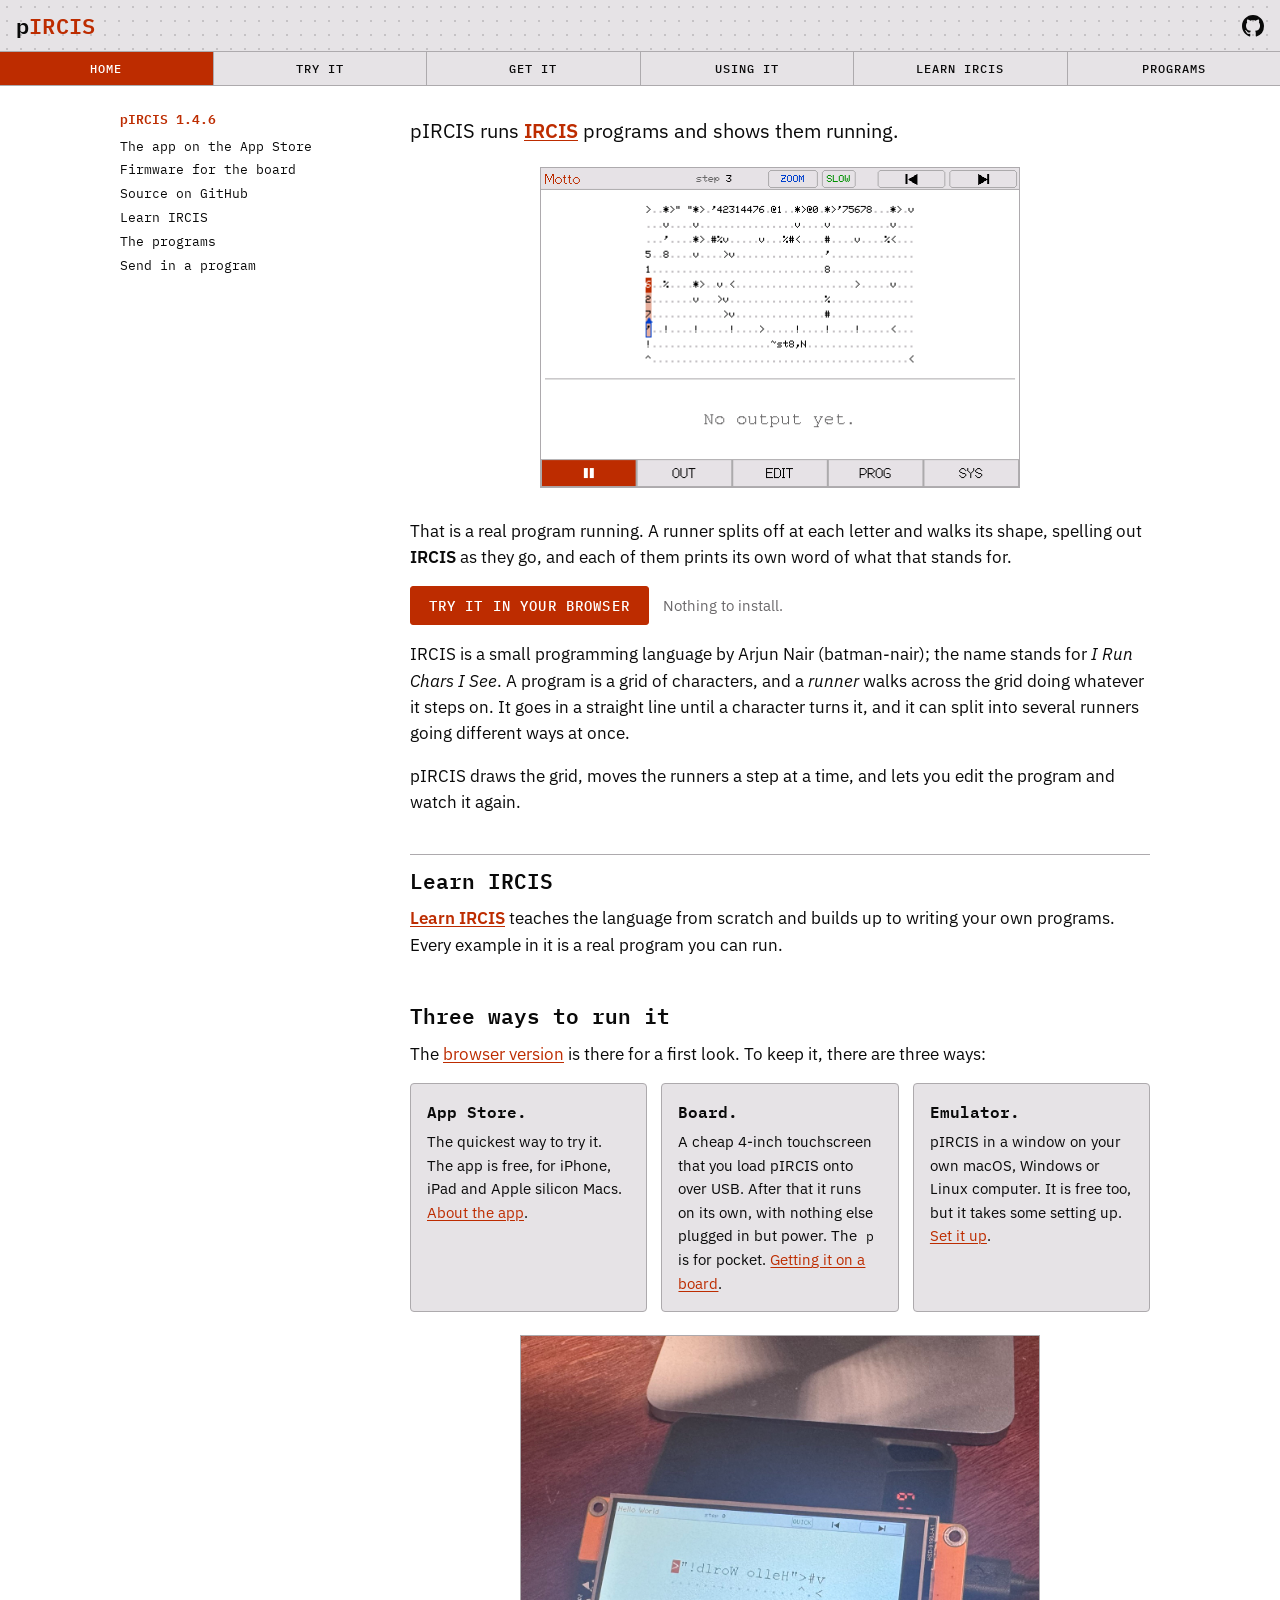
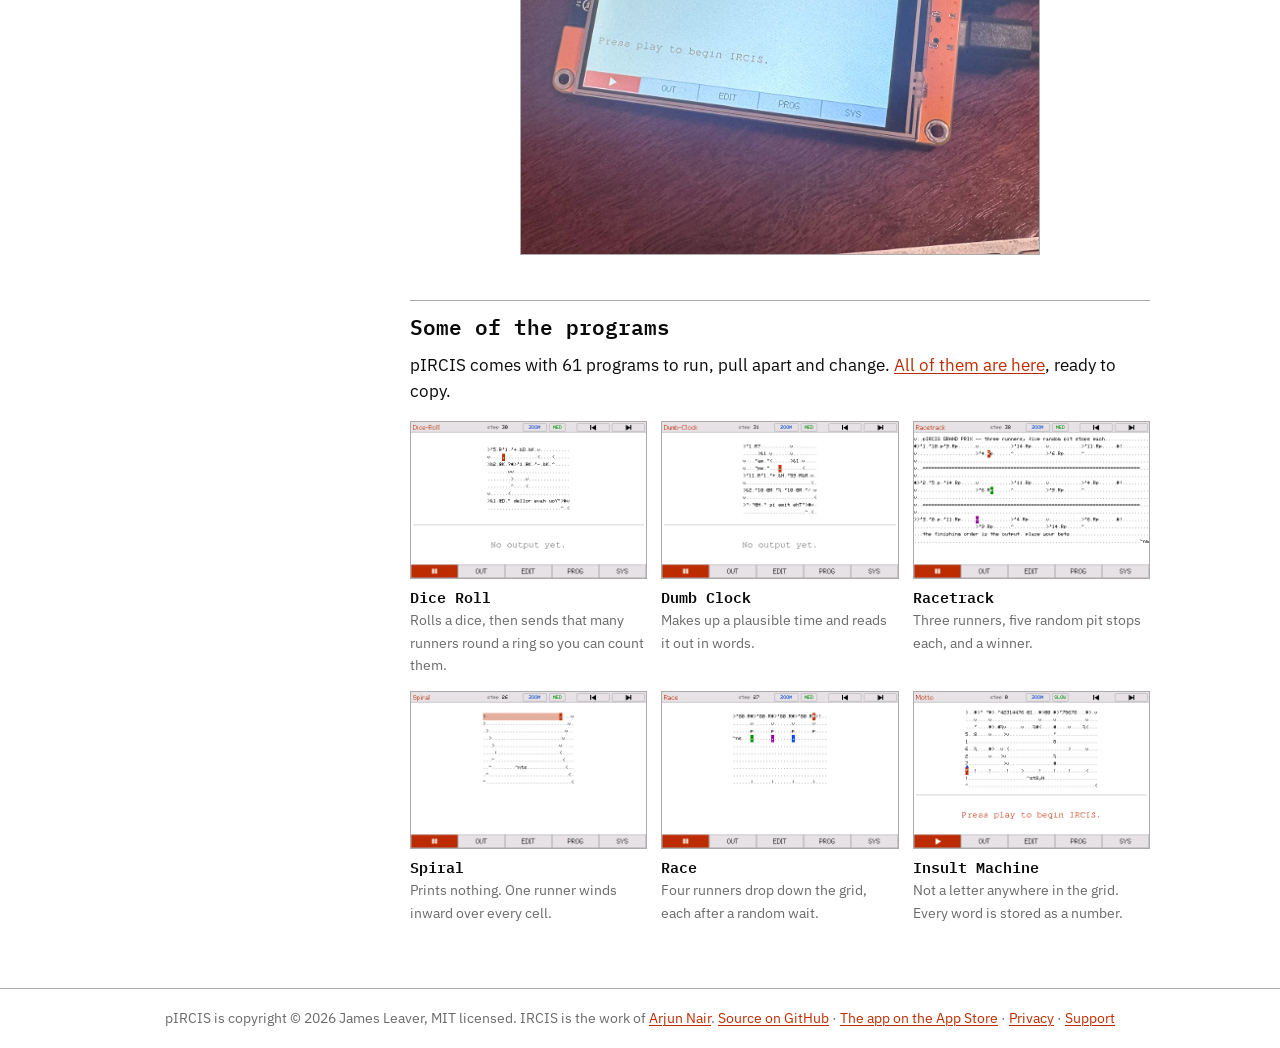
<file: docs/index.html>
<!doctype html>
<html lang="en">
<head>
<meta charset="utf-8">
<meta name="viewport" content="width=device-width, initial-scale=1">
<title>pIRCIS: IRCIS programs on a pocket touchscreen, a computer or a phone</title>
<meta name="description" content="pIRCIS runs IRCIS, the two-dimensional esoteric programming language, on a cheap touchscreen, on your computer, and on your phone.">
<link rel="canonical" href="https://pircis.fisheggs.au/">
<meta property="og:type" content="website">
<meta property="og:site_name" content="pIRCIS">
<meta property="og:title" content="pIRCIS: IRCIS programs on a pocket touchscreen, a computer or a phone">
<meta property="og:description" content="pIRCIS runs IRCIS, the two-dimensional esoteric programming language, on a cheap touchscreen, on your computer, and on your phone.">
<meta property="og:url" content="https://pircis.fisheggs.au/">
<meta property="og:image" content="https://pircis.fisheggs.au/shots/board.jpg">
<meta property="og:image:alt" content="pIRCIS running on a 4 inch ESP32 touchscreen">
<meta name="twitter:card" content="summary_large_image">
<meta name="twitter:title" content="pIRCIS: IRCIS programs on a pocket touchscreen, a computer or a phone">
<meta name="twitter:description" content="pIRCIS runs IRCIS, the two-dimensional esoteric programming language, on a cheap touchscreen, on your computer, and on your phone.">
<meta name="twitter:image" content="https://pircis.fisheggs.au/shots/board.jpg">
<link rel="icon" href="favicon.png" type="image/png" sizes="64x64">
<link rel="icon" href="icon-256.png" type="image/png" sizes="256x256">
<link rel="apple-touch-icon" href="apple-touch-icon.png">
<script type="application/ld+json">[{"@context":"https://schema.org","@type":"WebSite","name":"pIRCIS","url":"https://pircis.fisheggs.au/"},{"@context":"https://schema.org","@type":"SoftwareApplication","name":"pIRCIS","description":"pIRCIS runs IRCIS, the two-dimensional esoteric programming language, on a cheap touchscreen, on your computer, and on your phone.","url":"https://pircis.fisheggs.au/","applicationCategory":"DeveloperApplication","operatingSystem":"iOS, iPadOS, macOS, Windows, Linux, ESP32","offers":{"@type":"Offer","price":"0","priceCurrency":"USD"},"author":{"@type":"Person","name":"James Leaver"},"sameAs":["https://apps.apple.com/app/id6809655892","https://github.com/jamesleaver/pIRCIS"]}]</script>
<link rel="preconnect" href="https://fonts.googleapis.com">
<link rel="stylesheet" href="https://fonts.googleapis.com/css2?family=IBM+Plex+Mono:ital,wght@0,400;0,500;0,600;1,400&family=IBM+Plex+Sans:ital,wght@0,400;0,600;1,400&display=swap">
<link rel="stylesheet" href="site.css">
</head>
<body>
<div class="top">
<header class="bar">
  <a class="brand" href="index.html"><span class="p">p</span>IRCIS</a>
  <a class="totop" href="#" hidden aria-label="Back to the top" title="Back to the top"><svg viewBox="0 0 16 16" width="22" height="22" aria-hidden="true"><path fill="none" stroke="currentColor" stroke-width="2" stroke-linecap="round" stroke-linejoin="round" d="M8 14V3M3.5 7.5 8 3l4.5 4.5"/></svg></a><a class="gh" href="https://github.com/jamesleaver/pIRCIS" aria-label="pIRCIS on GitHub" title="pIRCIS on GitHub"><svg viewBox="0 0 16 16" width="22" height="22" aria-hidden="true"><path fill="currentColor" d="M8 0C3.58 0 0 3.58 0 8c0 3.54 2.29 6.53 5.47 7.59.4.07.55-.17.55-.38 0-.19-.01-.82-.01-1.49-2.01.37-2.53-.49-2.69-.94-.09-.23-.48-.94-.82-1.13-.28-.15-.68-.52-.01-.53.63-.01 1.08.58 1.23.82.72 1.21 1.87.87 2.33.66.07-.52.28-.87.51-1.07-1.78-.2-3.64-.89-3.64-3.95 0-.87.31-1.59.82-2.15-.08-.2-.36-1.02.08-2.12 0 0 .67-.21 2.2.82.64-.18 1.32-.27 2-.27.68 0 1.36.09 2 .27 1.53-1.04 2.2-.82 2.2-.82.44 1.1.16 1.92.08 2.12.51.56.82 1.27.82 2.15 0 3.07-1.87 3.75-3.65 3.95.29.25.54.73.54 1.48 0 1.07-.01 1.93-.01 2.2 0 .21.15.46.55.38A8.013 8.013 0 0 0 16 8c0-4.42-3.58-8-8-8z"/></svg></a>
</header>
<nav class="tabs" aria-label="Pages"><a class="tab on" href="index.html"><span class="long">HOME</span><span class="short">HOME</span></a><a class="tab" href="play/"><span class="long">TRY IT</span><span class="short">TRY</span></a><a class="tab" href="get.html"><span class="long">GET IT</span><span class="short">GET IT</span></a><a class="tab" href="use.html"><span class="long">USING IT</span><span class="short">USING IT</span></a><a class="tab" href="learn.html"><span class="long">LEARN IRCIS</span><span class="short">LEARN</span></a><a class="tab" href="programs.html"><span class="long">PROGRAMS</span><span class="short">PROGS</span></a></nav>
</div>
<div class="wrap with-side">
<aside class="side"><nav aria-label="Contents"><p class="k">pIRCIS 1.4.6</p><ul><li><a href="https://apps.apple.com/app/id6809655892">The app on the App Store</a></li><li><a href="https://github.com/jamesleaver/pIRCIS/releases/latest">Firmware for the board</a></li><li><a href="https://github.com/jamesleaver/pIRCIS">Source on GitHub</a></li><li><a href="learn.html">Learn IRCIS</a></li><li><a href="programs.html">The programs</a></li><li><a href="https://github.com/jamesleaver/pIRCIS/issues/new?template=program.yml">Send in a program</a></li></ul></nav></aside>
<main class="body" data-page="index">
<h1 class="lede">pIRCIS runs <a href="https://github.com/batman-nair/IRCIS">IRCIS</a> programs and shows
them running.</h1>
<p align="center">
  <img src="shots/motto.gif" alt="the motto program drawing IRCIS" width="480">
</p>

<p>That is a real program running. A runner splits off at each letter and walks
its shape, spelling out <strong>IRCIS</strong> as they go, and each of them prints its own
word of what that stands for.</p>
<p class="try"><a class="btn go" href="play/">Try it in your browser</a> <span>Nothing to install.</span></p>
<p>IRCIS is a small programming language by Arjun Nair (batman-nair); the name
stands for <em>I Run Chars I See</em>. A program is a grid of characters, and a
<em>runner</em> walks across the grid doing whatever it steps on. It goes in a
straight line until a character turns it, and it can split into several
runners going different ways at once.</p>
<p>pIRCIS draws the grid, moves the runners a step at a time, and lets you edit
the program and watch it again.</p><h2 id="learn-ircis">Learn IRCIS</h2>
<p><strong><a href="learn.html">Learn IRCIS</a></strong> teaches the language from scratch and builds up to
writing your own programs. Every example in it is a real program you can run.</p>
<section class="ways"><h2 id="three-ways-to-run-it">Three ways to run it</h2>
<p>The <a href="play/">browser version</a> is there for a first
look. To keep it, there are three ways:</p>
<ul>
<li><strong>App Store.</strong> The quickest way to try it. The app is free, for iPhone,
  iPad and Apple silicon Macs. <a href="get.html#app-store">About the app</a>.</li>
<li><strong>Board.</strong> A cheap 4-inch touchscreen that you load pIRCIS onto over USB.
  After that it runs on its own, with nothing else plugged in but power. The
  <code>p</code> is for pocket. <a href="get.html#board">Getting it on a board</a>.</li>
<li><strong>Emulator.</strong> pIRCIS in a window on your own macOS, Windows or Linux
  computer. It is free too, but it takes some setting up.
  <a href="get.html#emulator">Set it up</a>.</li>
</ul></section>
<p align="center">
  <img src="shots/board.jpg" alt="pIRCIS running on the board" width="520">
</p><section class="show"><h2 id="some-of-the-programs">Some of the programs</h2><p>pIRCIS comes with 61 programs to run, pull apart and change. <a href="programs.html">All of them are here</a>, ready to copy.</p><ul><li><a href="programs.html#dice-roll"><img src="shots/gifs/dice.gif" alt="Dice Roll running" width="480" height="320" loading="lazy"><strong>Dice Roll</strong></a>Rolls a dice, then sends that many runners round a ring so you can count them.</li><li><a href="programs.html#dumb-clock"><img src="shots/gifs/clock.gif" alt="Dumb Clock running" width="480" height="320" loading="lazy"><strong>Dumb Clock</strong></a>Makes up a plausible time and reads it out in words.</li><li><a href="programs.html#racetrack"><img src="shots/gifs/racetrack.gif" alt="Racetrack running" width="480" height="320" loading="lazy"><strong>Racetrack</strong></a>Three runners, five random pit stops each, and a winner.</li><li><a href="programs.html#spiral"><img src="shots/spiral.gif" alt="Spiral running" width="480" height="320" loading="lazy"><strong>Spiral</strong></a>Prints nothing. One runner winds inward over every cell.</li><li><a href="programs.html#race"><img src="shots/gifs/race.gif" alt="Race running" width="480" height="320" loading="lazy"><strong>Race</strong></a>Four runners drop down the grid, each after a random wait.</li><li><a href="programs.html#insult-machine"><img src="shots/insult.png" alt="Insult Machine running" width="480" height="320" loading="lazy"><strong>Insult Machine</strong></a>Not a letter anywhere in the grid. Every word is stored as a number.</li></ul></section>
</main>
</div>
<footer class="foot">
  <p>pIRCIS is copyright &copy; 2026 James Leaver, MIT licensed. IRCIS is the work of
  <a href="https://github.com/batman-nair/IRCIS">Arjun Nair</a>.
  <a href="https://github.com/jamesleaver/pIRCIS">Source on GitHub</a> &middot;
  <a href="https://apps.apple.com/app/id6809655892">The app on the App Store</a> &middot;
  <a href="privacy.html">Privacy</a> &middot;
  <a href="support.html">Support</a></p>
</footer>
<script src="site.js"></script>
</body>
</html>
</file>
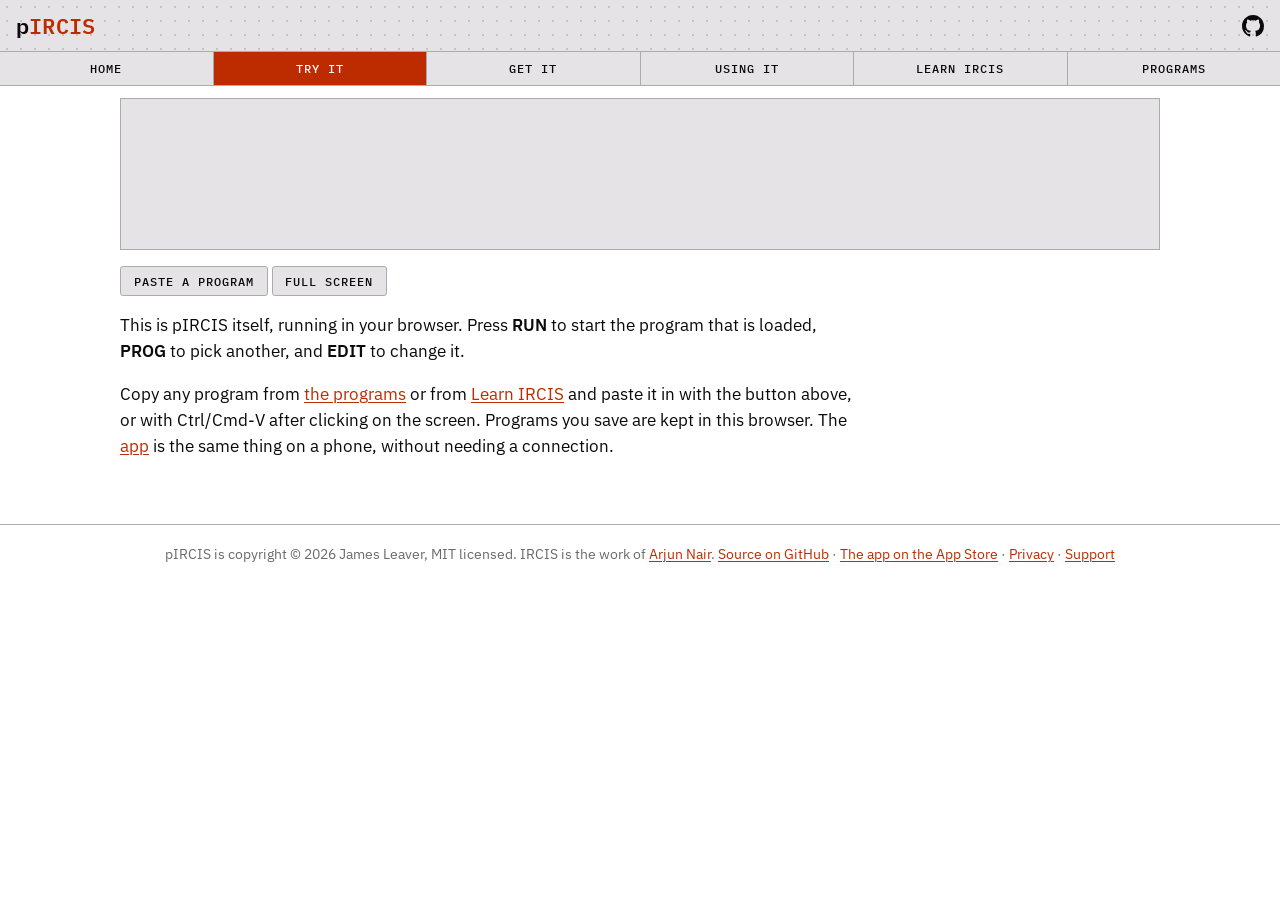
<file: docs/play/index.html>
<!doctype html>
<html lang="en">
<head>
<meta charset="utf-8">
<base href="../">
<meta name="viewport" content="width=device-width, initial-scale=1">
<title>Try pIRCIS in your browser</title>
<meta name="description" content="pIRCIS running in the browser: run, watch and edit IRCIS programs without installing anything.">
<link rel="canonical" href="https://pircis.fisheggs.au/play/">
<meta property="og:type" content="website">
<meta property="og:site_name" content="pIRCIS">
<meta property="og:title" content="Try pIRCIS in your browser">
<meta property="og:description" content="pIRCIS running in the browser: run, watch and edit IRCIS programs without installing anything.">
<meta property="og:url" content="https://pircis.fisheggs.au/play/">
<meta property="og:image" content="https://pircis.fisheggs.au/shots/board.jpg">
<meta property="og:image:alt" content="pIRCIS running on a 4 inch ESP32 touchscreen">
<meta name="twitter:card" content="summary_large_image">
<meta name="twitter:title" content="Try pIRCIS in your browser">
<meta name="twitter:description" content="pIRCIS running in the browser: run, watch and edit IRCIS programs without installing anything.">
<meta name="twitter:image" content="https://pircis.fisheggs.au/shots/board.jpg">
<link rel="icon" href="favicon.png" type="image/png" sizes="64x64">
<link rel="icon" href="icon-256.png" type="image/png" sizes="256x256">
<link rel="apple-touch-icon" href="apple-touch-icon.png">
<script type="application/ld+json">{"@context":"https://schema.org","@type":"WebPage","name":"Try pIRCIS in your browser","description":"pIRCIS running in the browser: run, watch and edit IRCIS programs without installing anything.","url":"https://pircis.fisheggs.au/play/"}</script>
<link rel="preconnect" href="https://fonts.googleapis.com">
<link rel="stylesheet" crossorigin="anonymous" href="https://fonts.googleapis.com/css2?family=IBM+Plex+Mono:ital,wght@0,400;0,500;0,600;1,400&family=IBM+Plex+Sans:ital,wght@0,400;0,600;1,400&display=swap">
<link rel="stylesheet" href="site.css">
</head>
<body>
<div class="top">
<header class="bar">
  <a class="brand" href="index.html"><span class="p">p</span>IRCIS</a>
  <a class="totop" href="#" hidden aria-label="Back to the top" title="Back to the top"><svg viewBox="0 0 16 16" width="22" height="22" aria-hidden="true"><path fill="none" stroke="currentColor" stroke-width="2" stroke-linecap="round" stroke-linejoin="round" d="M8 14V3M3.5 7.5 8 3l4.5 4.5"/></svg></a><a class="gh" href="https://github.com/jamesleaver/pIRCIS" aria-label="pIRCIS on GitHub" title="pIRCIS on GitHub"><svg viewBox="0 0 16 16" width="22" height="22" aria-hidden="true"><path fill="currentColor" d="M8 0C3.58 0 0 3.58 0 8c0 3.54 2.29 6.53 5.47 7.59.4.07.55-.17.55-.38 0-.19-.01-.82-.01-1.49-2.01.37-2.53-.49-2.69-.94-.09-.23-.48-.94-.82-1.13-.28-.15-.68-.52-.01-.53.63-.01 1.08.58 1.23.82.72 1.21 1.87.87 2.33.66.07-.52.28-.87.51-1.07-1.78-.2-3.64-.89-3.64-3.95 0-.87.31-1.59.82-2.15-.08-.2-.36-1.02.08-2.12 0 0 .67-.21 2.2.82.64-.18 1.32-.27 2-.27.68 0 1.36.09 2 .27 1.53-1.04 2.2-.82 2.2-.82.44 1.1.16 1.92.08 2.12.51.56.82 1.27.82 2.15 0 3.07-1.87 3.75-3.65 3.95.29.25.54.73.54 1.48 0 1.07-.01 1.93-.01 2.2 0 .21.15.46.55.38A8.013 8.013 0 0 0 16 8c0-4.42-3.58-8-8-8z"/></svg></a>
</header>
<nav class="tabs" aria-label="Pages"><a class="tab" href="index.html"><span class="long">HOME</span><span class="short">HOME</span></a><a class="tab on" href="play/"><span class="long">TRY IT</span><span class="short">TRY</span></a><a class="tab" href="get.html"><span class="long">GET IT</span><span class="short">GET IT</span></a><a class="tab" href="use.html"><span class="long">USING IT</span><span class="short">USING IT</span></a><a class="tab" href="learn.html"><span class="long">LEARN IRCIS</span><span class="short">LEARN</span></a><a class="tab" href="programs.html"><span class="long">PROGRAMS</span><span class="short">PROGS</span></a></nav>
</div>
<div class="wrap">

<main class="body" data-page="play">
<h1 class="title">Try pIRCIS</h1><div id="screen"><canvas id="canvas" tabindex="0" oncontextmenu="event.preventDefault()"></canvas></div><p id="play-note" class="play-note"></p><p id="play-link" class="play-note" hidden></p><p class="play-tools"><button id="play-paste" class="btn">Paste a program</button> <button id="play-full" class="btn">Full screen</button></p><div id="play-manual" hidden><p>Paste the program here, then press Load.</p><textarea id="play-box" rows="8" spellcheck="false" aria-label="A program to load"></textarea><p><button id="play-box-go" class="btn">Load</button></p></div><p>This is pIRCIS itself, running in your browser. Press <strong>RUN</strong> to start the program that is loaded, <strong>PROG</strong> to pick another, and <strong>EDIT</strong> to change it.</p><p>Copy any program from <a href="programs.html">the programs</a> or from <a href="learn.html">Learn IRCIS</a> and paste it in with the button above, or with Ctrl/Cmd-V after clicking on the screen. Programs you save are kept in this browser. The <a href="https://apps.apple.com/app/id6809655892">app</a> is the same thing on a phone, without needing a connection.</p><script>window.pircisBuild="7e8c1c03e5"</script><script src="play/play.js?v=7e8c1c03e5"></script>
</main>
</div>
<footer class="foot">
  <p>pIRCIS is copyright &copy; 2026 James Leaver, MIT licensed. IRCIS is the work of
  <a href="https://github.com/batman-nair/IRCIS">Arjun Nair</a>.
  <a href="https://github.com/jamesleaver/pIRCIS">Source on GitHub</a> &middot;
  <a href="https://apps.apple.com/app/id6809655892">The app on the App Store</a> &middot;
  <a href="privacy.html">Privacy</a> &middot;
  <a href="support.html">Support</a></p>
</footer>
<script src="site.js"></script>
</body>
</html>
</file>
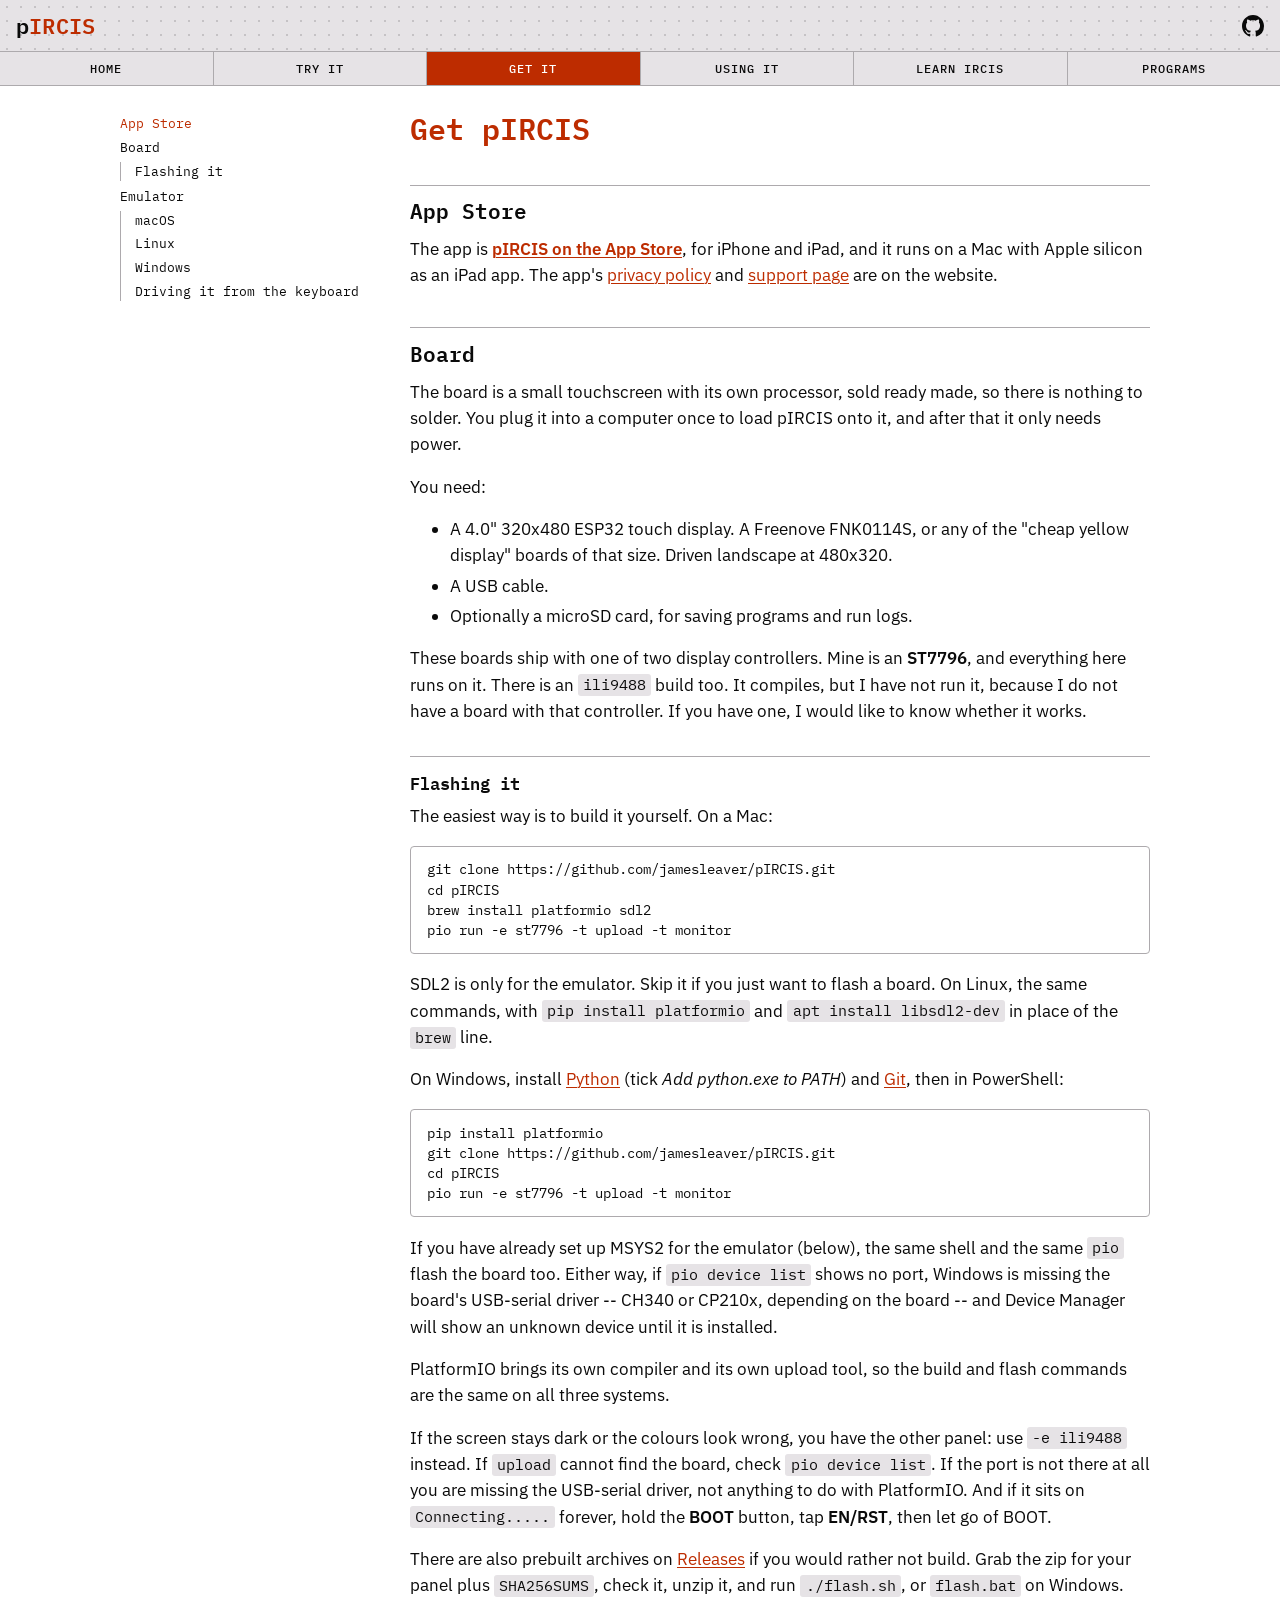
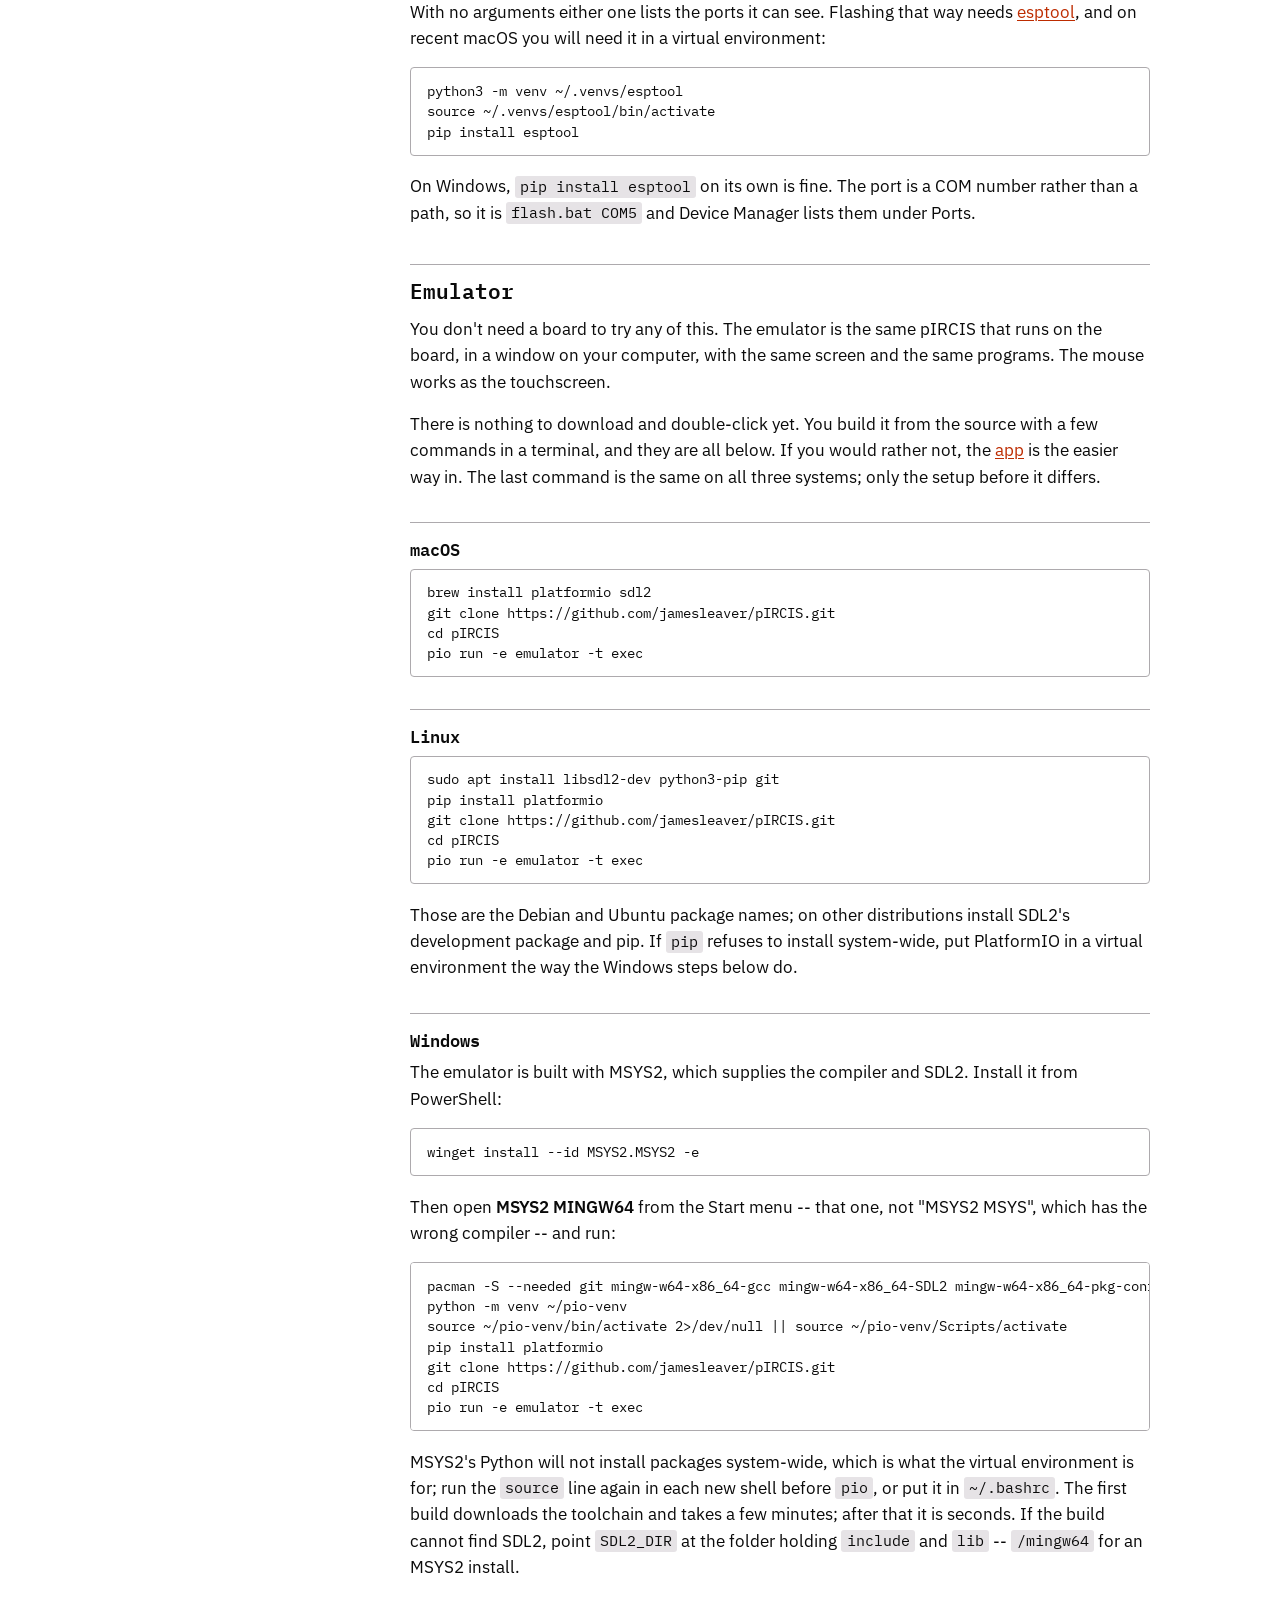
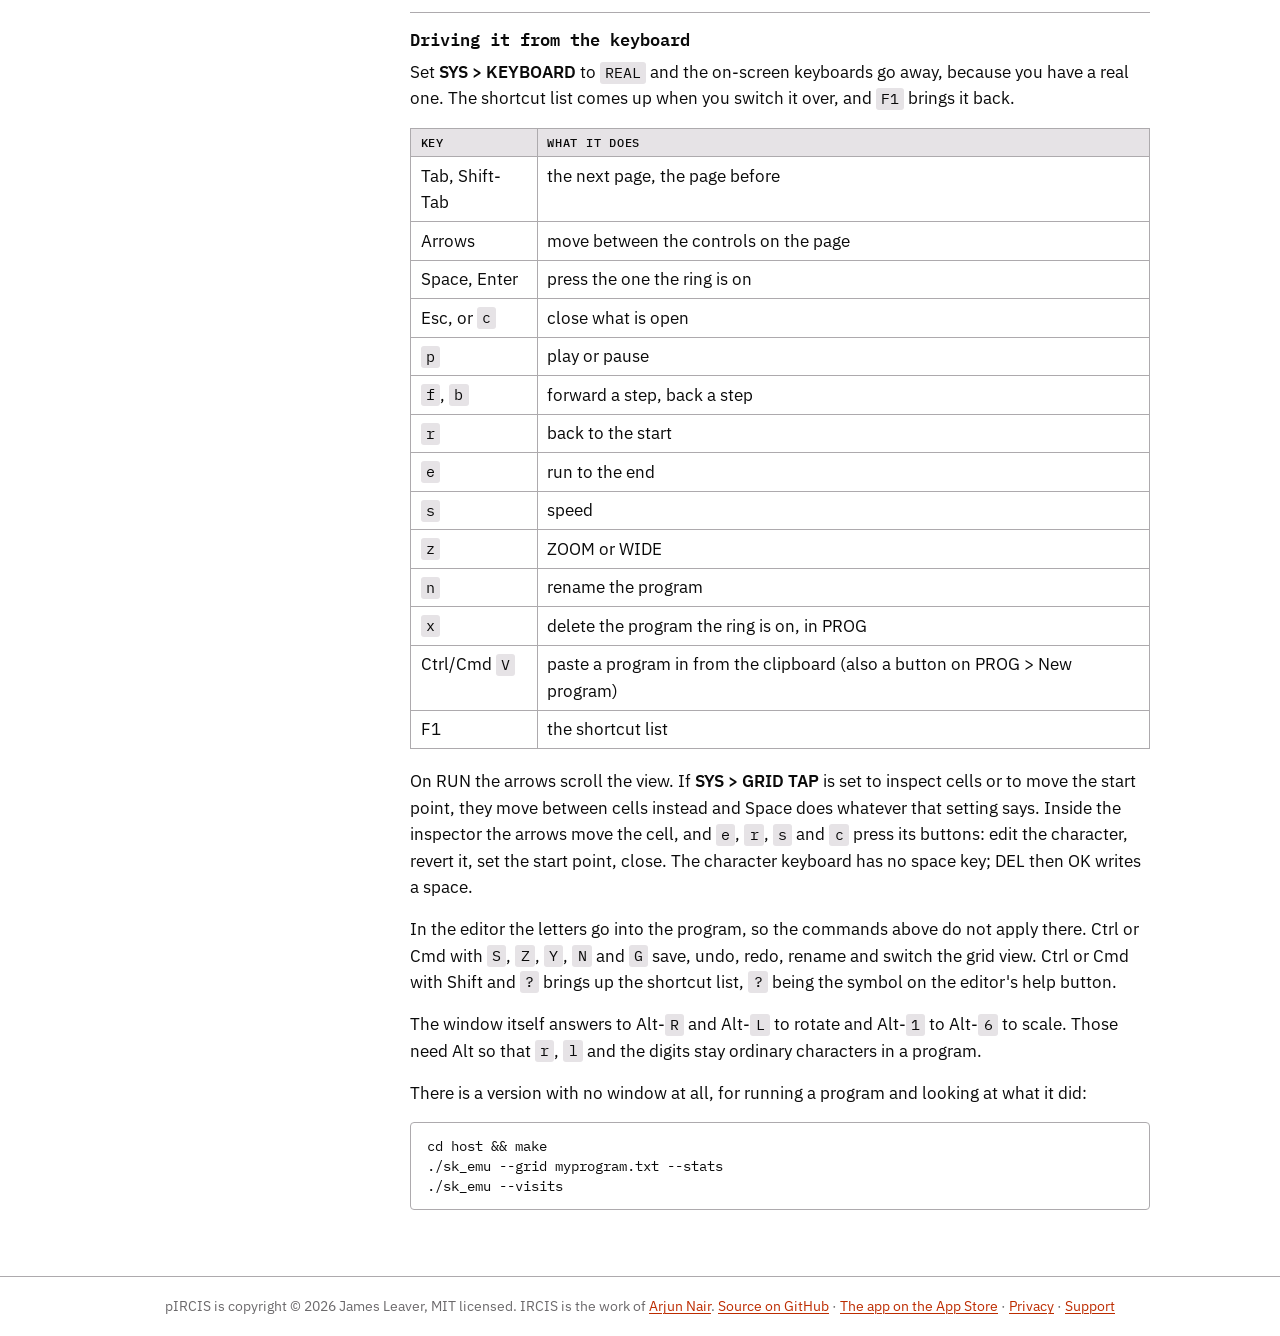
<file: docs/get.html>
<!doctype html>
<html lang="en">
<head>
<meta charset="utf-8">
<meta name="viewport" content="width=device-width, initial-scale=1">
<title>Get pIRCIS</title>
<meta name="description" content="Get pIRCIS: the app for iPhone, iPad and Mac, the ESP32 board, or the emulator for macOS, Windows and Linux.">
<link rel="canonical" href="https://pircis.fisheggs.au/get.html">
<meta property="og:type" content="website">
<meta property="og:site_name" content="pIRCIS">
<meta property="og:title" content="Get pIRCIS">
<meta property="og:description" content="Get pIRCIS: the app for iPhone, iPad and Mac, the ESP32 board, or the emulator for macOS, Windows and Linux.">
<meta property="og:url" content="https://pircis.fisheggs.au/get.html">
<meta property="og:image" content="https://pircis.fisheggs.au/shots/board.jpg">
<meta property="og:image:alt" content="pIRCIS running on a 4 inch ESP32 touchscreen">
<meta name="twitter:card" content="summary_large_image">
<meta name="twitter:title" content="Get pIRCIS">
<meta name="twitter:description" content="Get pIRCIS: the app for iPhone, iPad and Mac, the ESP32 board, or the emulator for macOS, Windows and Linux.">
<meta name="twitter:image" content="https://pircis.fisheggs.au/shots/board.jpg">
<link rel="icon" href="favicon.png" type="image/png" sizes="64x64">
<link rel="icon" href="icon-256.png" type="image/png" sizes="256x256">
<link rel="apple-touch-icon" href="apple-touch-icon.png">
<script type="application/ld+json">{"@context":"https://schema.org","@type":"WebPage","name":"Get pIRCIS","description":"Get pIRCIS: the app for iPhone, iPad and Mac, the ESP32 board, or the emulator for macOS, Windows and Linux.","url":"https://pircis.fisheggs.au/get.html"}</script>
<link rel="preconnect" href="https://fonts.googleapis.com">
<link rel="stylesheet" href="https://fonts.googleapis.com/css2?family=IBM+Plex+Mono:ital,wght@0,400;0,500;0,600;1,400&family=IBM+Plex+Sans:ital,wght@0,400;0,600;1,400&display=swap">
<link rel="stylesheet" href="site.css">
</head>
<body>
<div class="top">
<header class="bar">
  <a class="brand" href="index.html"><span class="p">p</span>IRCIS</a>
  <a class="totop" href="#" hidden aria-label="Back to the top" title="Back to the top"><svg viewBox="0 0 16 16" width="22" height="22" aria-hidden="true"><path fill="none" stroke="currentColor" stroke-width="2" stroke-linecap="round" stroke-linejoin="round" d="M8 14V3M3.5 7.5 8 3l4.5 4.5"/></svg></a><a class="gh" href="https://github.com/jamesleaver/pIRCIS" aria-label="pIRCIS on GitHub" title="pIRCIS on GitHub"><svg viewBox="0 0 16 16" width="22" height="22" aria-hidden="true"><path fill="currentColor" d="M8 0C3.58 0 0 3.58 0 8c0 3.54 2.29 6.53 5.47 7.59.4.07.55-.17.55-.38 0-.19-.01-.82-.01-1.49-2.01.37-2.53-.49-2.69-.94-.09-.23-.48-.94-.82-1.13-.28-.15-.68-.52-.01-.53.63-.01 1.08.58 1.23.82.72 1.21 1.87.87 2.33.66.07-.52.28-.87.51-1.07-1.78-.2-3.64-.89-3.64-3.95 0-.87.31-1.59.82-2.15-.08-.2-.36-1.02.08-2.12 0 0 .67-.21 2.2.82.64-.18 1.32-.27 2-.27.68 0 1.36.09 2 .27 1.53-1.04 2.2-.82 2.2-.82.44 1.1.16 1.92.08 2.12.51.56.82 1.27.82 2.15 0 3.07-1.87 3.75-3.65 3.95.29.25.54.73.54 1.48 0 1.07-.01 1.93-.01 2.2 0 .21.15.46.55.38A8.013 8.013 0 0 0 16 8c0-4.42-3.58-8-8-8z"/></svg></a>
</header>
<nav class="tabs" aria-label="Pages"><a class="tab" href="index.html"><span class="long">HOME</span><span class="short">HOME</span></a><a class="tab" href="play/"><span class="long">TRY IT</span><span class="short">TRY</span></a><a class="tab on" href="get.html"><span class="long">GET IT</span><span class="short">GET IT</span></a><a class="tab" href="use.html"><span class="long">USING IT</span><span class="short">USING IT</span></a><a class="tab" href="learn.html"><span class="long">LEARN IRCIS</span><span class="short">LEARN</span></a><a class="tab" href="programs.html"><span class="long">PROGRAMS</span><span class="short">PROGS</span></a></nav>
</div>
<div class="wrap with-side">
<aside class="side"><nav aria-label="Contents"><ul><li><a href="#app-store">App Store</a></li><li><a href="#board">Board</a><ul><li><a href="#flashing-it">Flashing it</a></li></ul></li><li><a href="#emulator">Emulator</a><ul><li><a href="#macos">macOS</a></li><li><a href="#linux">Linux</a></li><li><a href="#windows">Windows</a></li><li><a href="#driving-it-from-the-keyboard">Driving it from the keyboard</a></li></ul></li></ul></nav></aside>
<main class="body" data-page="get">
<h1 class="title">Get pIRCIS</h1><h2 id="app-store">App Store</h2>
<p>The app is <strong><a href="https://apps.apple.com/app/id6809655892">pIRCIS on the App Store</a></strong>,
for iPhone and iPad, and it runs on a Mac with Apple silicon as an iPad app.
The app's <a href="privacy.html">privacy policy</a> and
<a href="support.html">support page</a> are on the website.</p>
<h2 id="board">Board</h2>
<p>The board is a small touchscreen with its own processor, sold ready made, so
there is nothing to solder. You plug it into a computer once to load pIRCIS
onto it, and after that it only needs power.</p>
<p>You need:</p>
<ul>
<li>A 4.0" 320x480 ESP32 touch display. A Freenove FNK0114S, or any of the
  "cheap yellow display" boards of that size. Driven landscape at 480x320.</li>
<li>A USB cable.</li>
<li>Optionally a microSD card, for saving programs and run logs.</li>
</ul>
<p>These boards ship with one of two display controllers. Mine is an
<strong>ST7796</strong>, and everything here runs on it. There is an <code>ili9488</code> build too.
It compiles, but I have not run it, because I do not have a board with that
controller. If you have one, I would like to know whether it works.</p>
<h3 id="flashing-it">Flashing it</h3>
<p>The easiest way is to build it yourself. On a Mac:</p>
<pre><code class="language-bash">git clone https://github.com/jamesleaver/pIRCIS.git
cd pIRCIS
brew install platformio sdl2
pio run -e st7796 -t upload -t monitor
</code></pre>
<p>SDL2 is only for the emulator. Skip it if you just want to flash a board. On
Linux, the same commands, with <code>pip install platformio</code> and
<code>apt install libsdl2-dev</code> in place of the <code>brew</code> line.</p>
<p>On Windows, install <a href="https://www.python.org/downloads/windows/">Python</a> (tick
<em>Add python.exe to PATH</em>) and <a href="https://git-scm.com/download/win">Git</a>, then in
PowerShell:</p>
<pre><code class="language-powershell">pip install platformio
git clone https://github.com/jamesleaver/pIRCIS.git
cd pIRCIS
pio run -e st7796 -t upload -t monitor
</code></pre>
<p>If you have already set up MSYS2 for the emulator (below), the same shell and
the same <code>pio</code> flash the board too. Either way, if <code>pio device list</code> shows no
port, Windows is missing the board's USB-serial driver -- CH340 or CP210x,
depending on the board -- and Device Manager will show an unknown device
until it is installed.</p>
<p>PlatformIO brings its own compiler and its own upload tool, so the build and
flash commands are the same on all three systems.</p>
<p>If the screen stays dark or the colours look wrong, you have the other panel:
use <code>-e ili9488</code> instead. If <code>upload</code> cannot find the board, check
<code>pio device list</code>. If the port is not there at all you are missing the
USB-serial driver, not anything to do with PlatformIO. And if it sits on
<code>Connecting.....</code> forever, hold the <strong>BOOT</strong> button, tap <strong>EN/RST</strong>, then let go
of BOOT.</p>
<p>There are also prebuilt archives on
<a href="https://github.com/jamesleaver/pIRCIS/releases">Releases</a> if you would rather
not build. Grab the zip for your panel plus <code>SHA256SUMS</code>, check it, unzip it,
and run <code>./flash.sh</code>, or <code>flash.bat</code> on Windows. With no arguments either one
lists the ports it can see. Flashing that way needs
<a href="https://pypi.org/project/esptool/">esptool</a>, and on recent macOS you will need
it in a virtual environment:</p>
<pre><code class="language-bash">python3 -m venv ~/.venvs/esptool
source ~/.venvs/esptool/bin/activate
pip install esptool
</code></pre>
<p>On Windows, <code>pip install esptool</code> on its own is fine. The port is a COM number
rather than a path, so it is <code>flash.bat COM5</code> and Device Manager lists them
under Ports.</p>
<h2 id="emulator">Emulator</h2>
<p>You don't need a board to try any of this. The emulator is the same pIRCIS
that runs on the board, in a window on your computer, with the same screen and
the same programs. The mouse works as the touchscreen.</p>
<p>There is nothing to download and double-click yet. You build it from the
source with a few commands in a terminal, and they are all below. If you would
rather not, the <a href="#app-store">app</a> is the easier way in. The last command is
the same on all three systems; only the setup before it differs.</p>
<h3 id="macos">macOS</h3>
<pre><code class="language-bash">brew install platformio sdl2
git clone https://github.com/jamesleaver/pIRCIS.git
cd pIRCIS
pio run -e emulator -t exec
</code></pre>
<h3 id="linux">Linux</h3>
<pre><code class="language-bash">sudo apt install libsdl2-dev python3-pip git
pip install platformio
git clone https://github.com/jamesleaver/pIRCIS.git
cd pIRCIS
pio run -e emulator -t exec
</code></pre>
<p>Those are the Debian and Ubuntu package names; on other distributions install
SDL2's development package and pip. If <code>pip</code> refuses to install system-wide,
put PlatformIO in a virtual environment the way the Windows steps below do.</p>
<h3 id="windows">Windows</h3>
<p>The emulator is built with MSYS2, which supplies the compiler and SDL2.
Install it from PowerShell:</p>
<pre><code class="language-powershell">winget install --id MSYS2.MSYS2 -e
</code></pre>
<p>Then open <strong>MSYS2 MINGW64</strong> from the Start menu -- that one, not "MSYS2
MSYS", which has the wrong compiler -- and run:</p>
<pre><code class="language-bash">pacman -S --needed git mingw-w64-x86_64-gcc mingw-w64-x86_64-SDL2 mingw-w64-x86_64-pkg-config mingw-w64-x86_64-python
python -m venv ~/pio-venv
source ~/pio-venv/bin/activate 2&gt;/dev/null || source ~/pio-venv/Scripts/activate
pip install platformio
git clone https://github.com/jamesleaver/pIRCIS.git
cd pIRCIS
pio run -e emulator -t exec
</code></pre>
<p>MSYS2's Python will not install packages system-wide, which is what the
virtual environment is for; run the <code>source</code> line again in each new shell
before <code>pio</code>, or put it in <code>~/.bashrc</code>. The first build downloads the
toolchain and takes a few minutes; after that it is seconds. If the build
cannot find SDL2, point <code>SDL2_DIR</code> at the folder holding <code>include</code> and <code>lib</code>
-- <code>/mingw64</code> for an MSYS2 install.</p>
<h3 id="driving-it-from-the-keyboard">Driving it from the keyboard</h3>
<p>Set <strong>SYS &gt; KEYBOARD</strong> to <code>REAL</code> and the on-screen keyboards go away, because
you have a real one. The shortcut list comes up when you switch it over, and
<code>F1</code> brings it back.</p>
<table>
<thead>
<tr>
<th>Key</th>
<th>What it does</th>
</tr>
</thead>
<tbody>
<tr>
<td>Tab, Shift-Tab</td>
<td>the next page, the page before</td>
</tr>
<tr>
<td>Arrows</td>
<td>move between the controls on the page</td>
</tr>
<tr>
<td>Space, Enter</td>
<td>press the one the ring is on</td>
</tr>
<tr>
<td>Esc, or <code>c</code></td>
<td>close what is open</td>
</tr>
<tr>
<td><code>p</code></td>
<td>play or pause</td>
</tr>
<tr>
<td><code>f</code>, <code>b</code></td>
<td>forward a step, back a step</td>
</tr>
<tr>
<td><code>r</code></td>
<td>back to the start</td>
</tr>
<tr>
<td><code>e</code></td>
<td>run to the end</td>
</tr>
<tr>
<td><code>s</code></td>
<td>speed</td>
</tr>
<tr>
<td><code>z</code></td>
<td>ZOOM or WIDE</td>
</tr>
<tr>
<td><code>n</code></td>
<td>rename the program</td>
</tr>
<tr>
<td><code>x</code></td>
<td>delete the program the ring is on, in PROG</td>
</tr>
<tr>
<td>Ctrl/Cmd <code>V</code></td>
<td>paste a program in from the clipboard (also a button on PROG &gt; New program)</td>
</tr>
<tr>
<td>F1</td>
<td>the shortcut list</td>
</tr>
</tbody>
</table>
<p>On RUN the arrows scroll the view. If <strong>SYS &gt; GRID TAP</strong> is set to inspect
cells or to move the start point, they move between cells instead and Space
does whatever that setting says. Inside the inspector the arrows move the
cell, and <code>e</code>, <code>r</code>, <code>s</code> and <code>c</code> press its buttons: edit the character,
revert it, set the start point, close. The character keyboard has no space
key; DEL then OK writes a space.</p>
<p>In the editor the letters go into the program, so the commands above do not
apply there. Ctrl or Cmd with <code>S</code>, <code>Z</code>, <code>Y</code>, <code>N</code> and <code>G</code> save, undo, redo,
rename and switch the grid view. Ctrl or Cmd with Shift and <code>?</code> brings up the
shortcut list, <code>?</code> being the symbol on the editor's help button.</p>
<p>The window itself answers to Alt-<code>R</code> and Alt-<code>L</code> to rotate and Alt-<code>1</code> to
Alt-<code>6</code> to scale. Those need Alt so that <code>r</code>, <code>l</code> and the digits stay ordinary
characters in a program.</p>
<p>There is a version with no window at all, for running a program and looking at
what it did:</p>
<pre><code class="language-bash">cd host &amp;&amp; make
./sk_emu --grid myprogram.txt --stats
./sk_emu --visits
</code></pre>
</main>
</div>
<footer class="foot">
  <p>pIRCIS is copyright &copy; 2026 James Leaver, MIT licensed. IRCIS is the work of
  <a href="https://github.com/batman-nair/IRCIS">Arjun Nair</a>.
  <a href="https://github.com/jamesleaver/pIRCIS">Source on GitHub</a> &middot;
  <a href="https://apps.apple.com/app/id6809655892">The app on the App Store</a> &middot;
  <a href="privacy.html">Privacy</a> &middot;
  <a href="support.html">Support</a></p>
</footer>
<script src="site.js"></script>
</body>
</html>
</file>
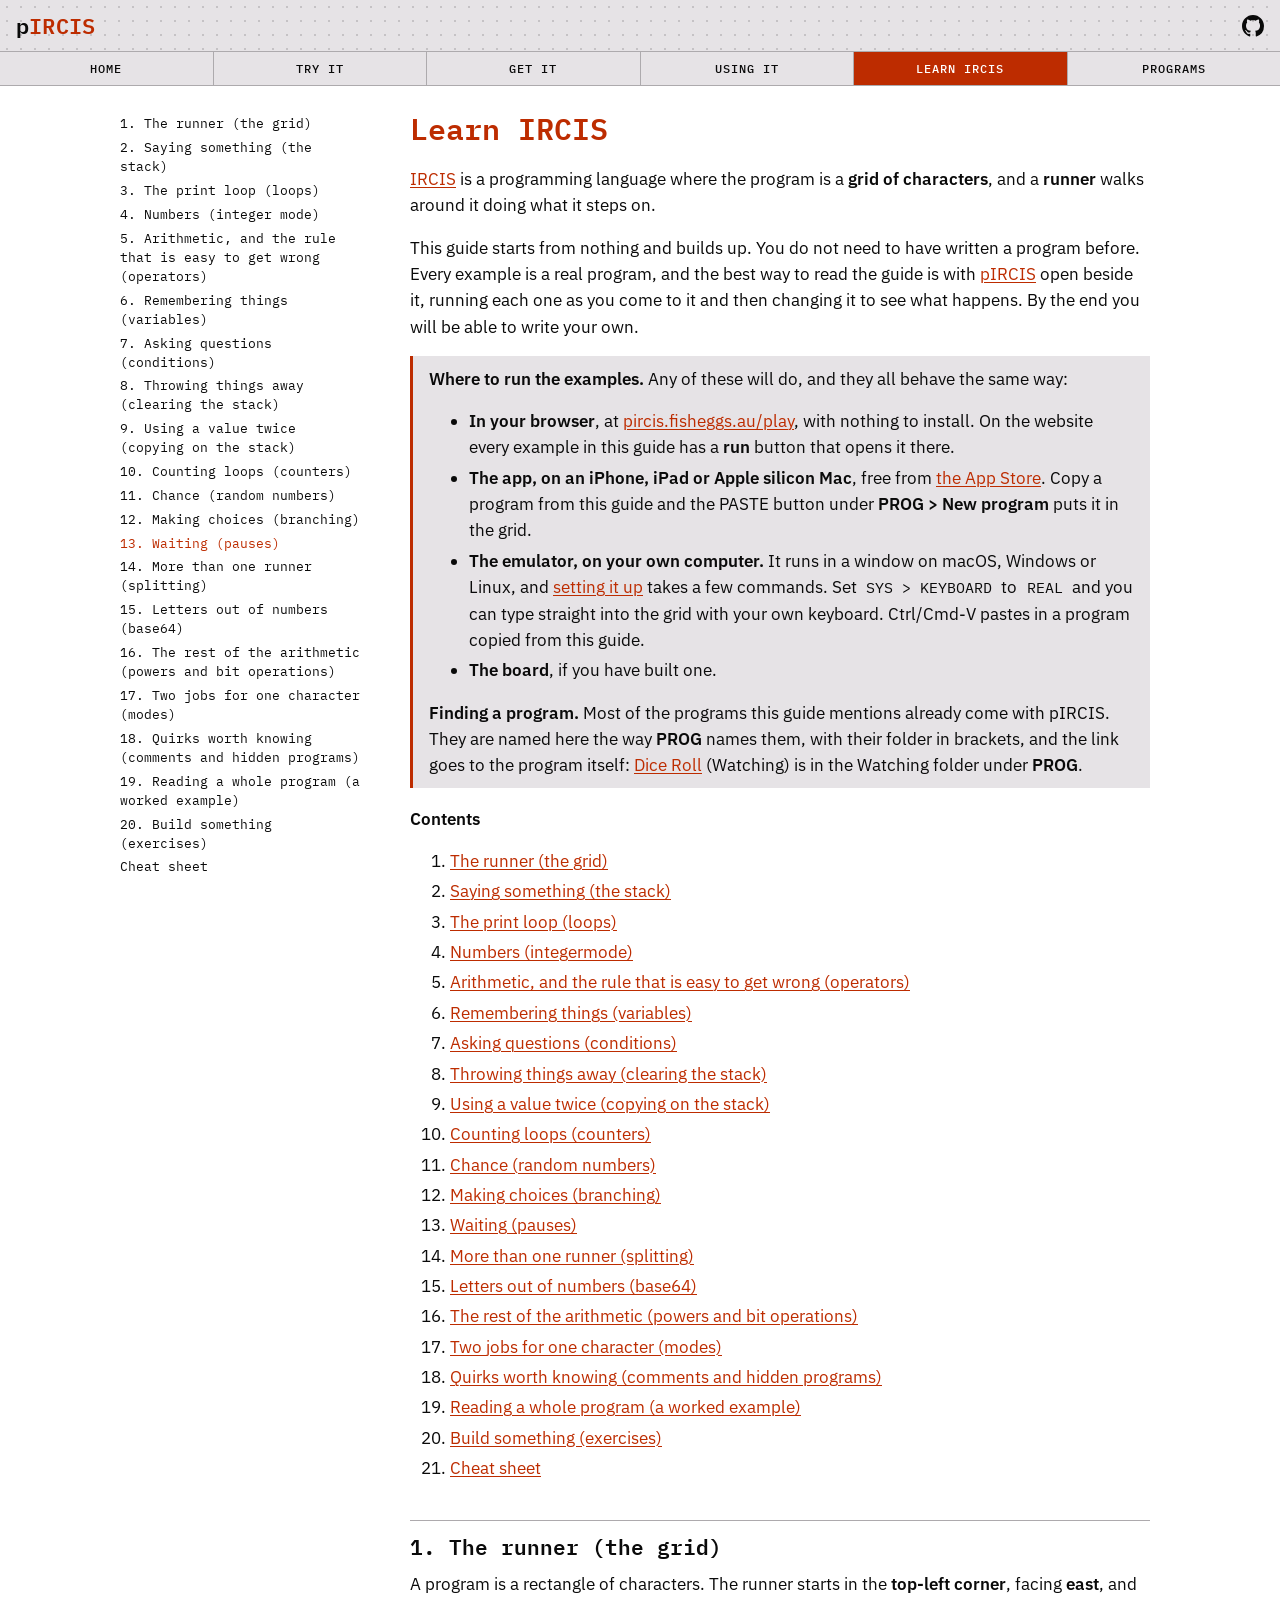
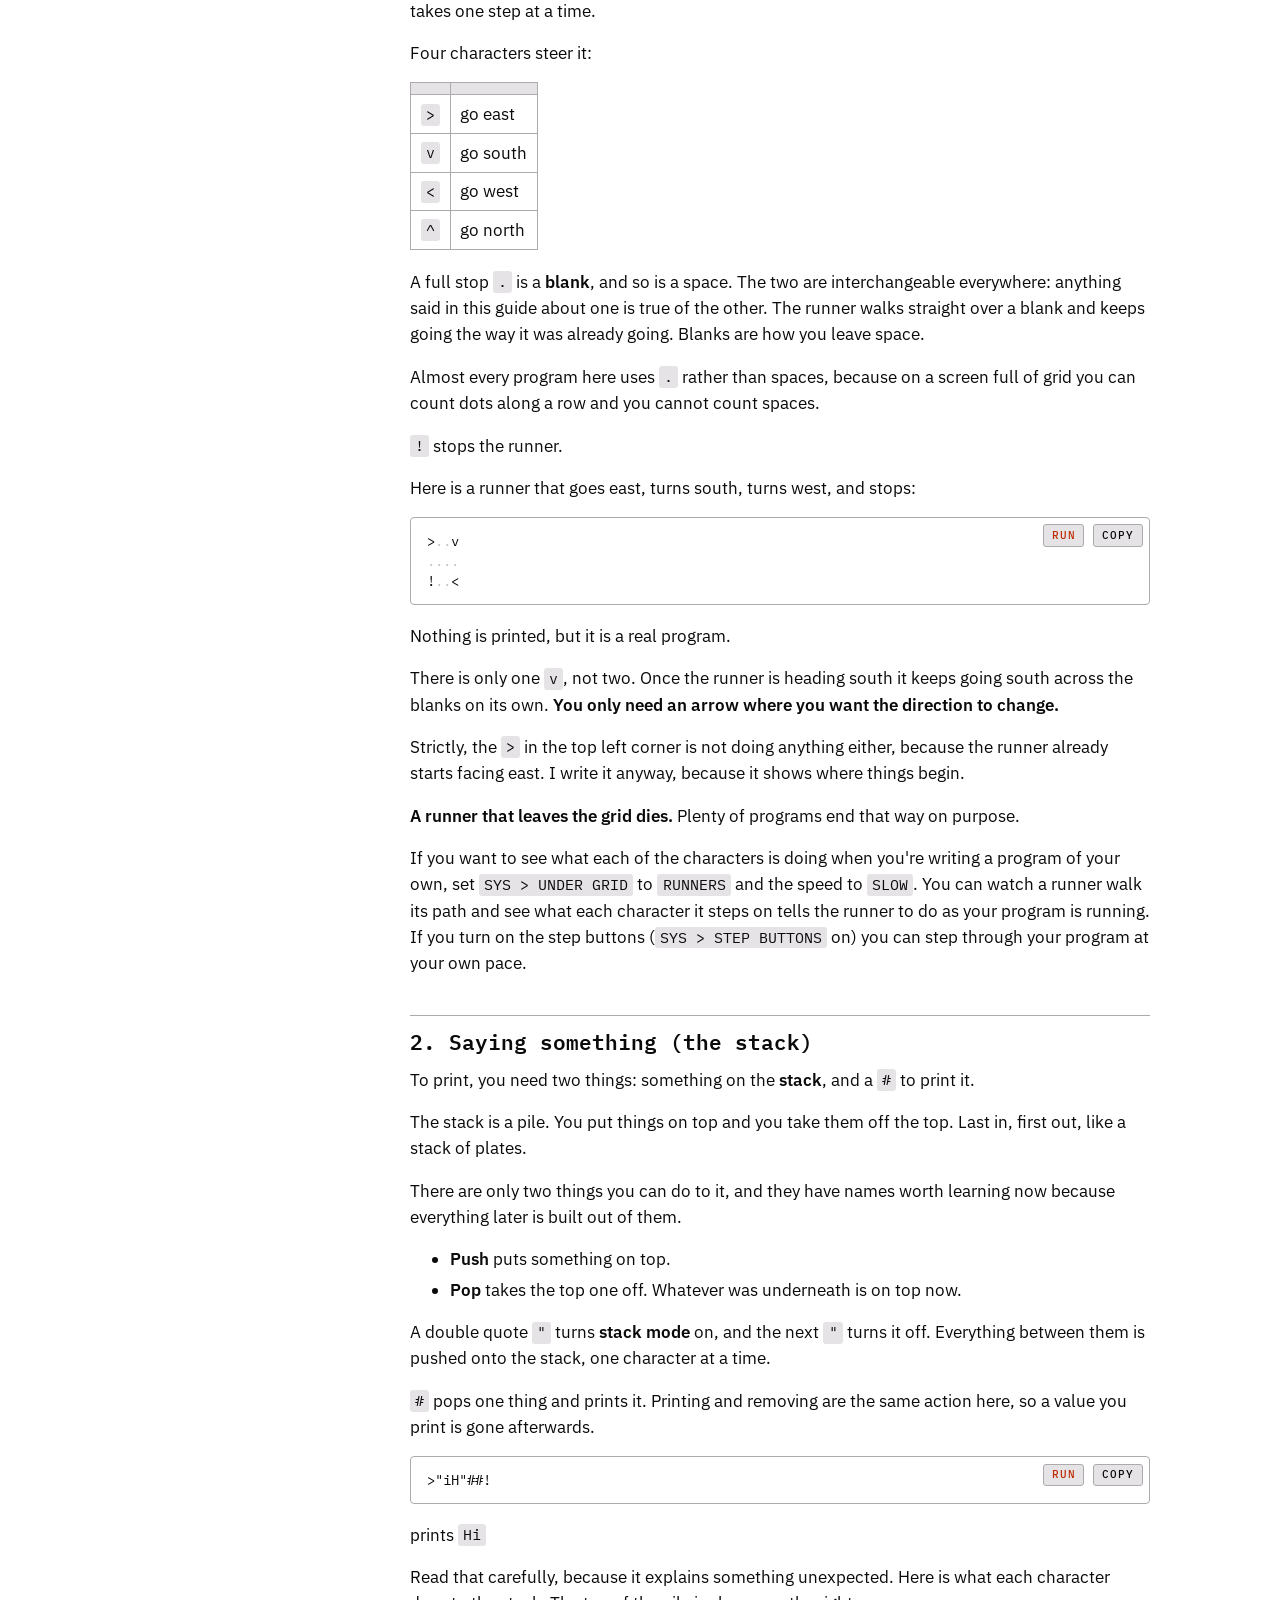
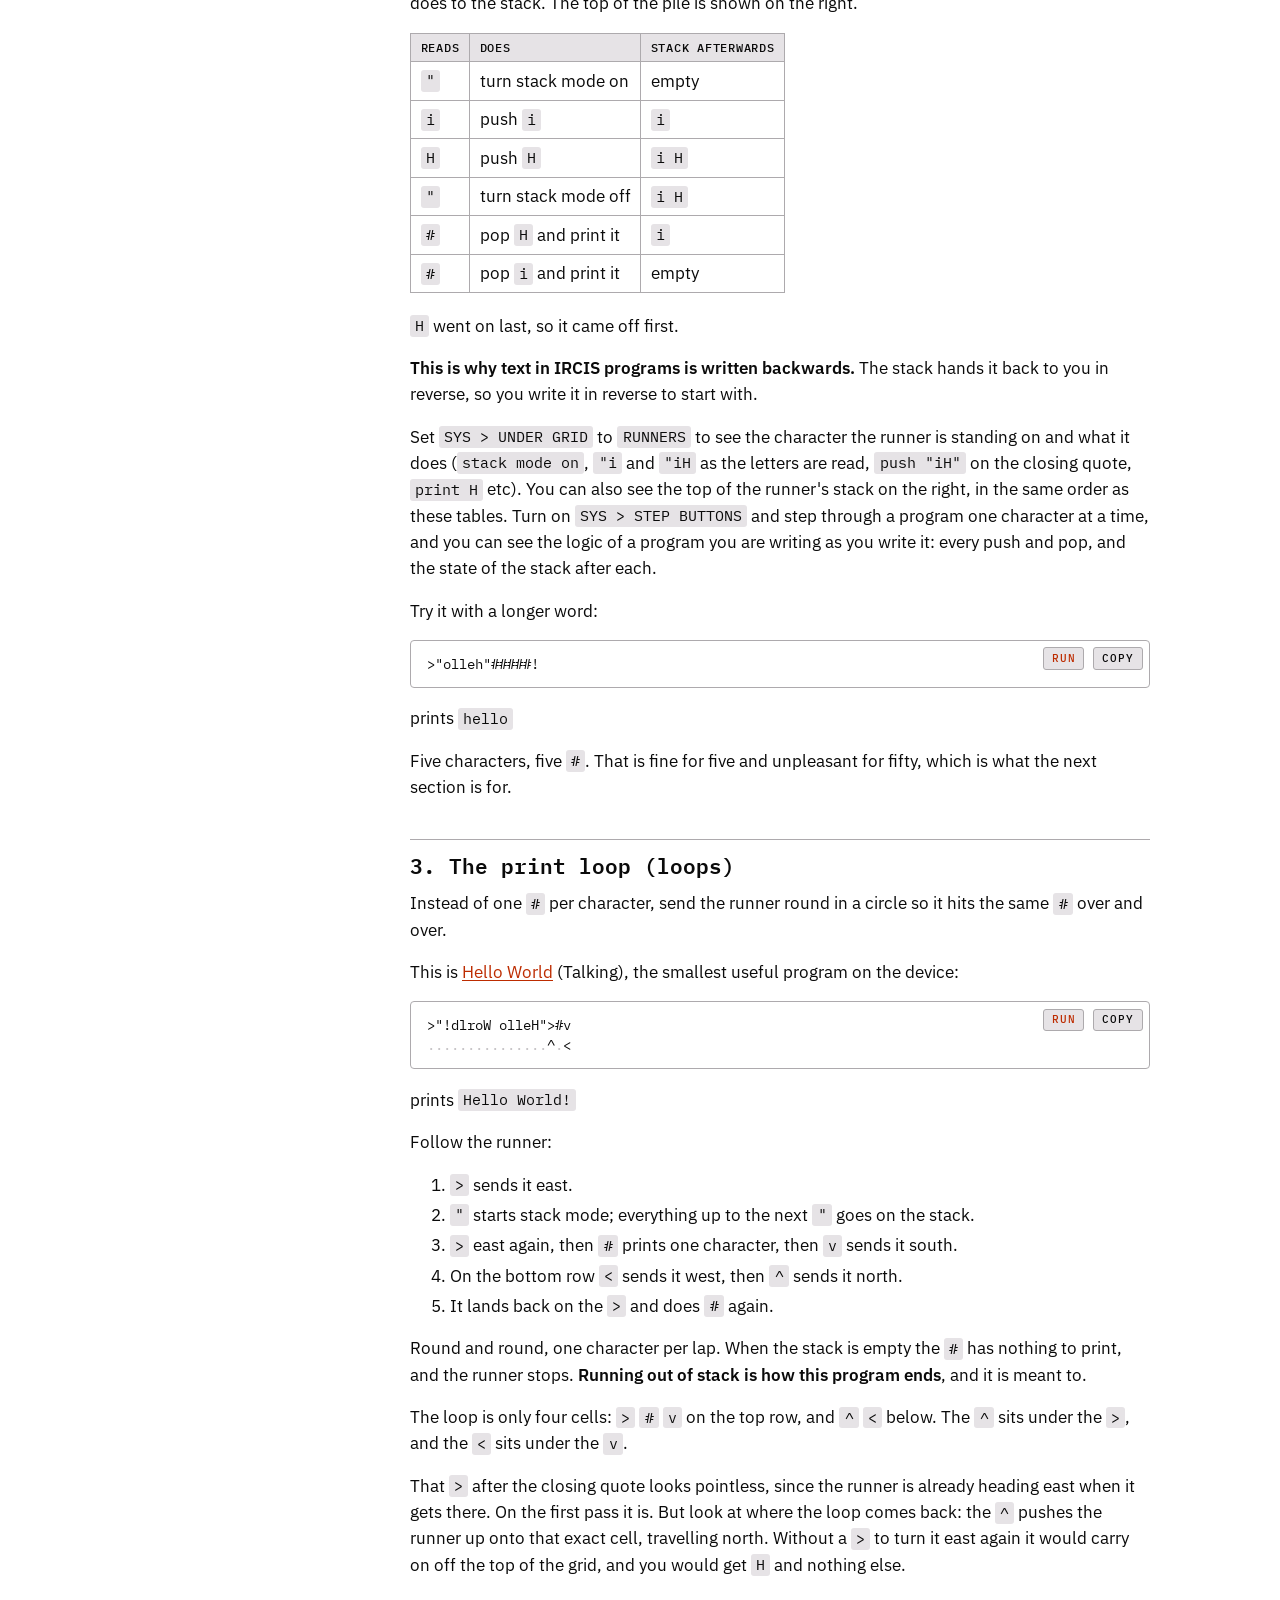
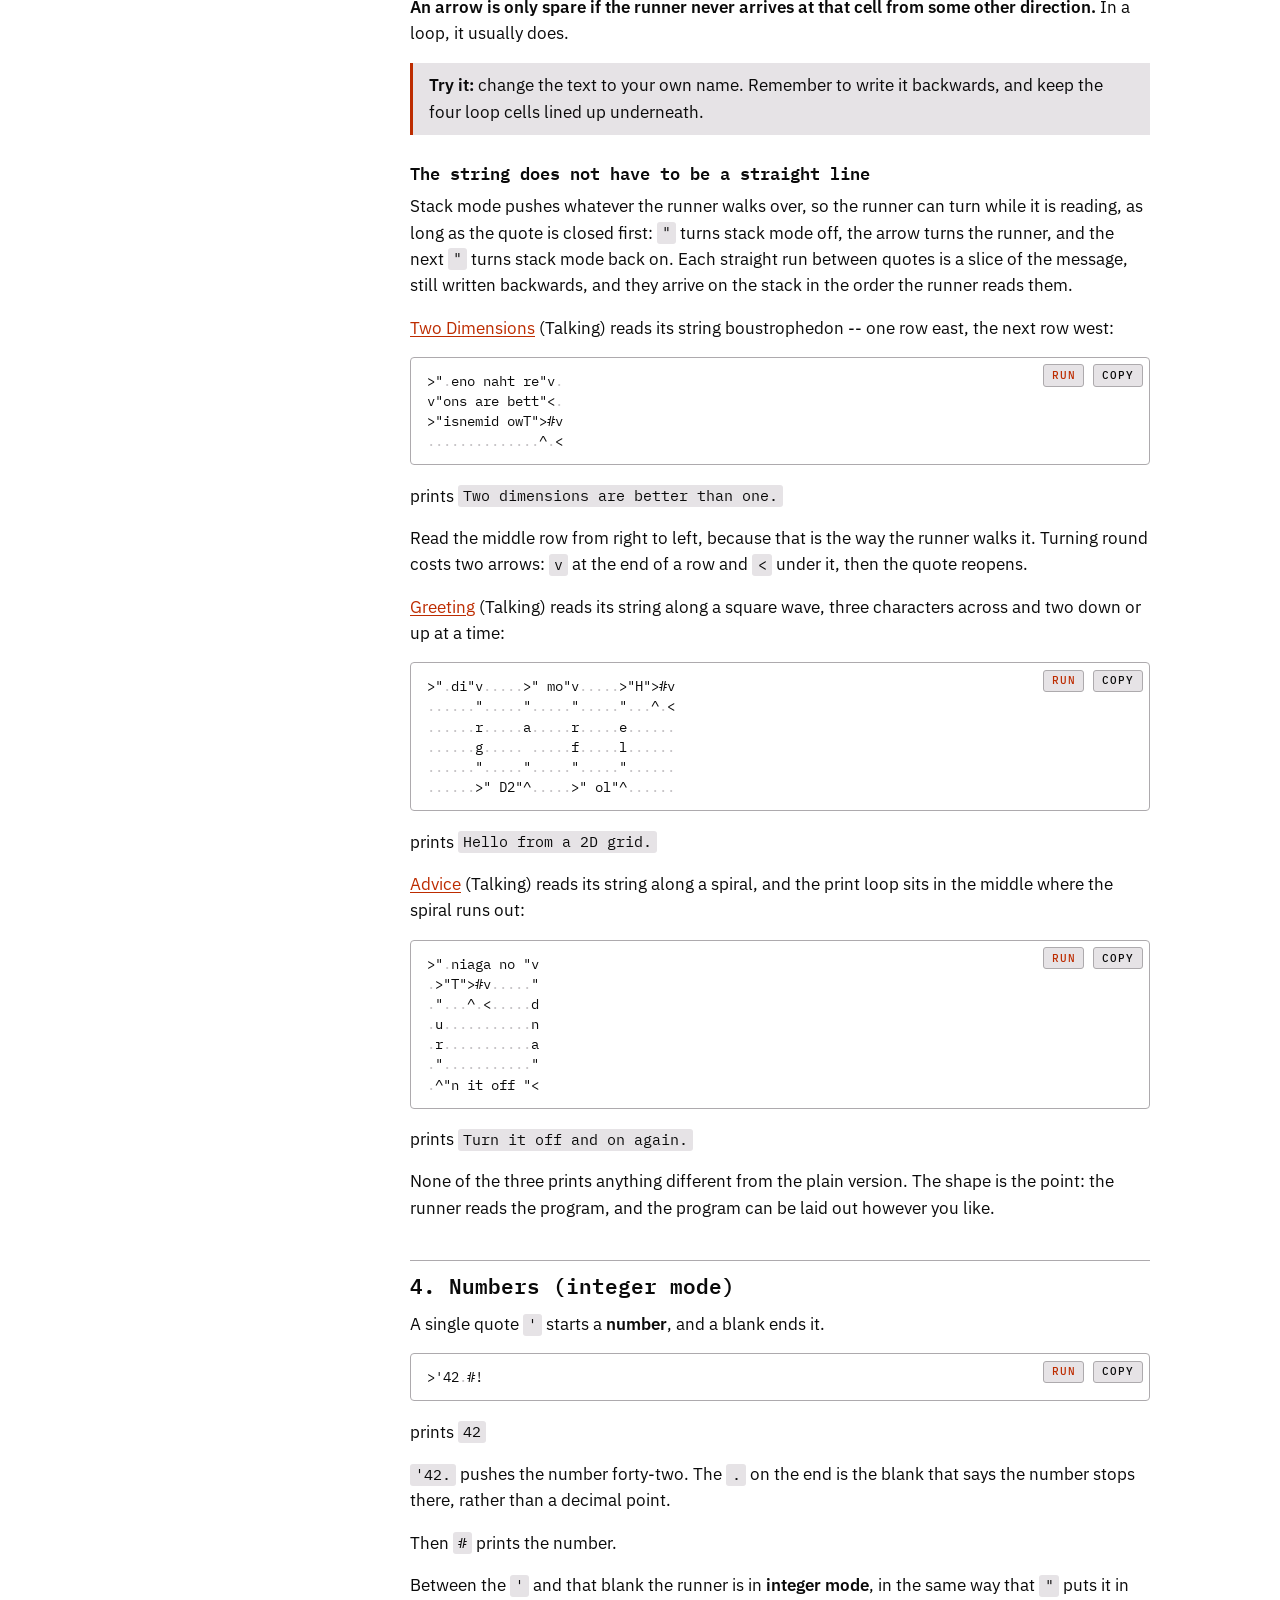
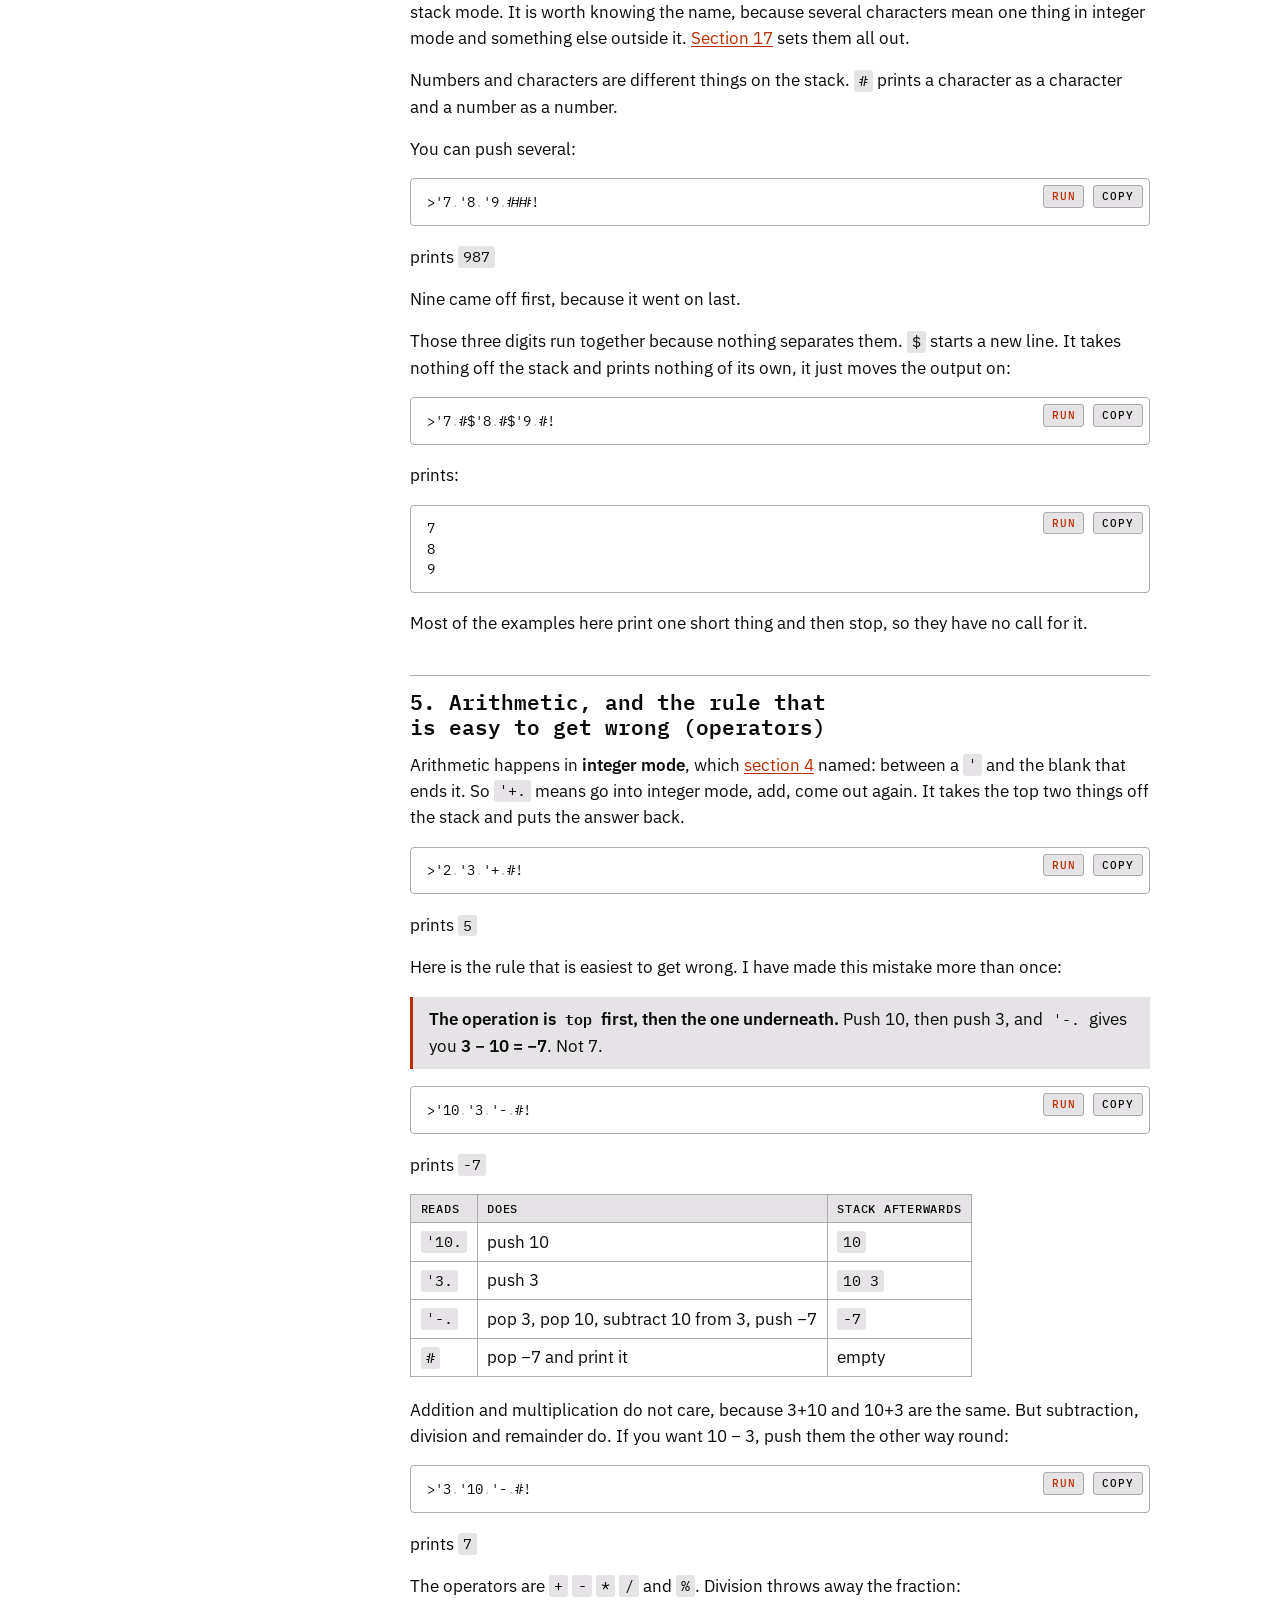
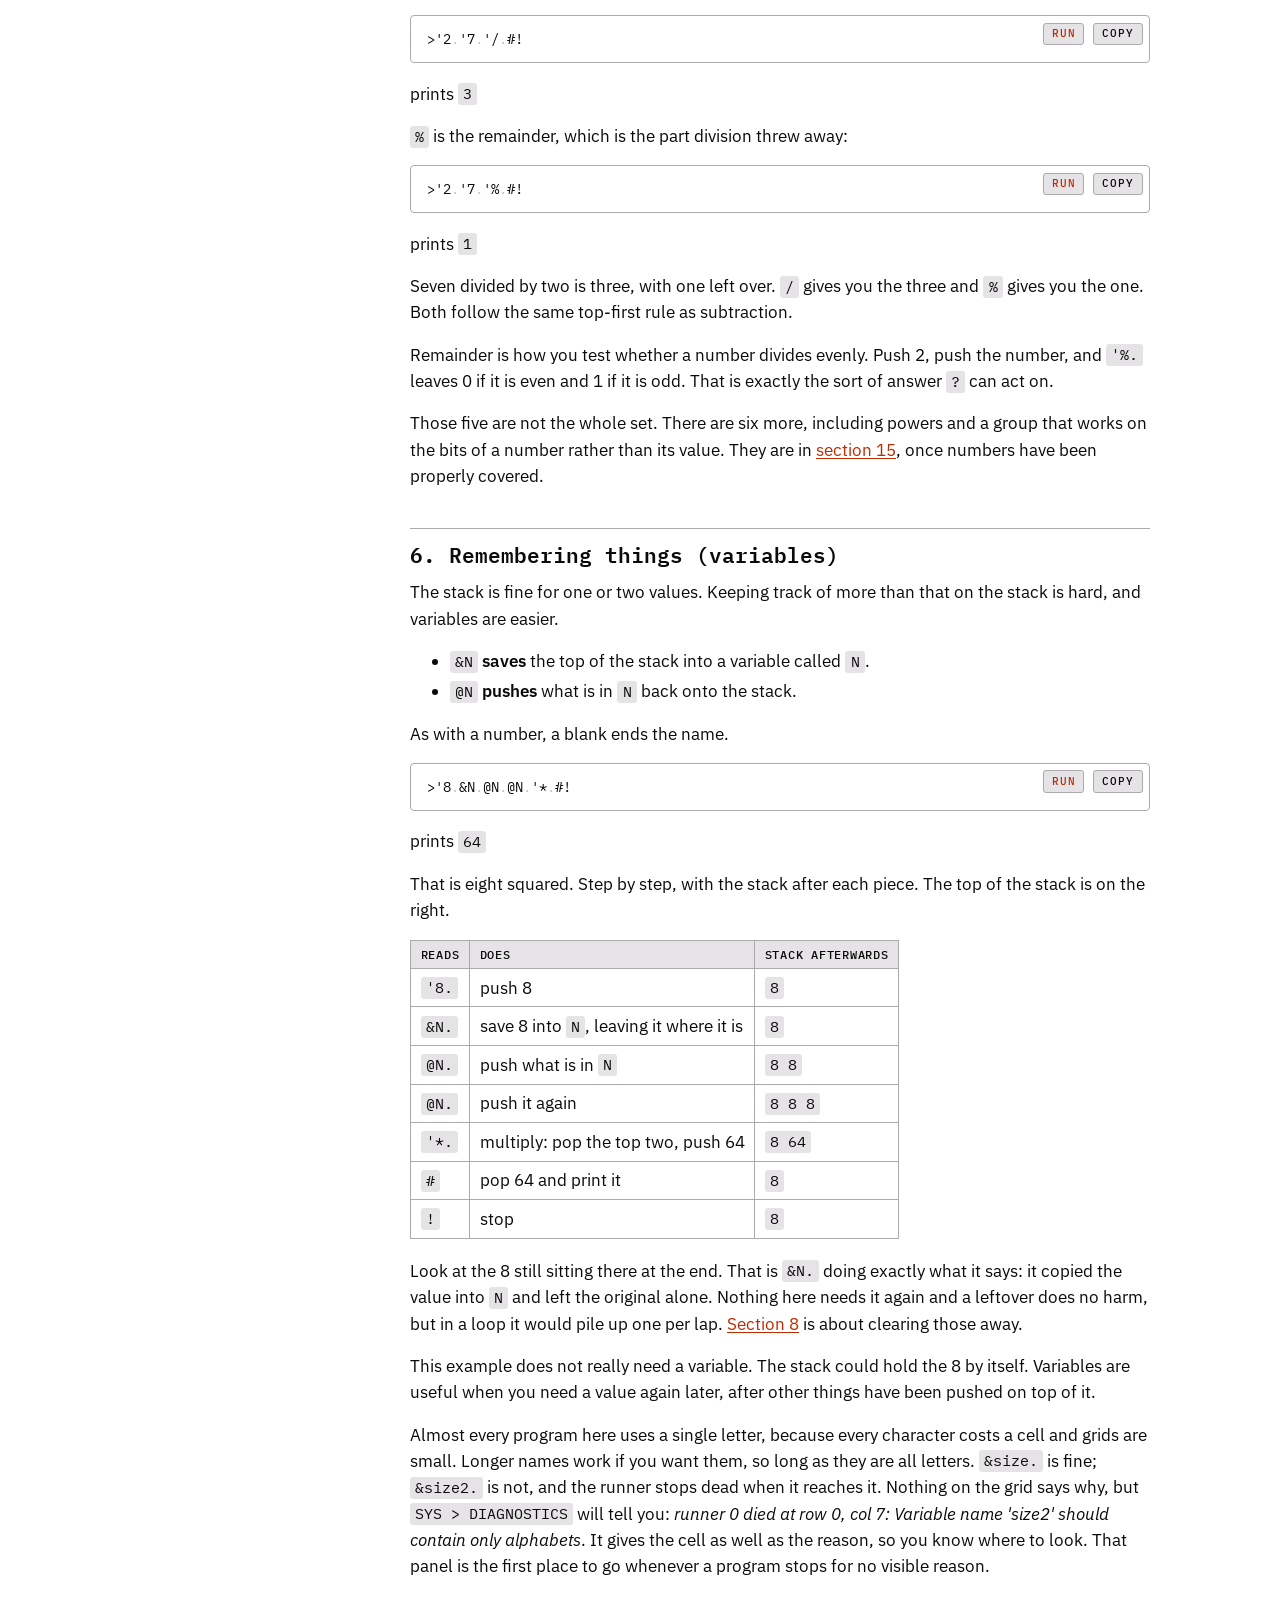
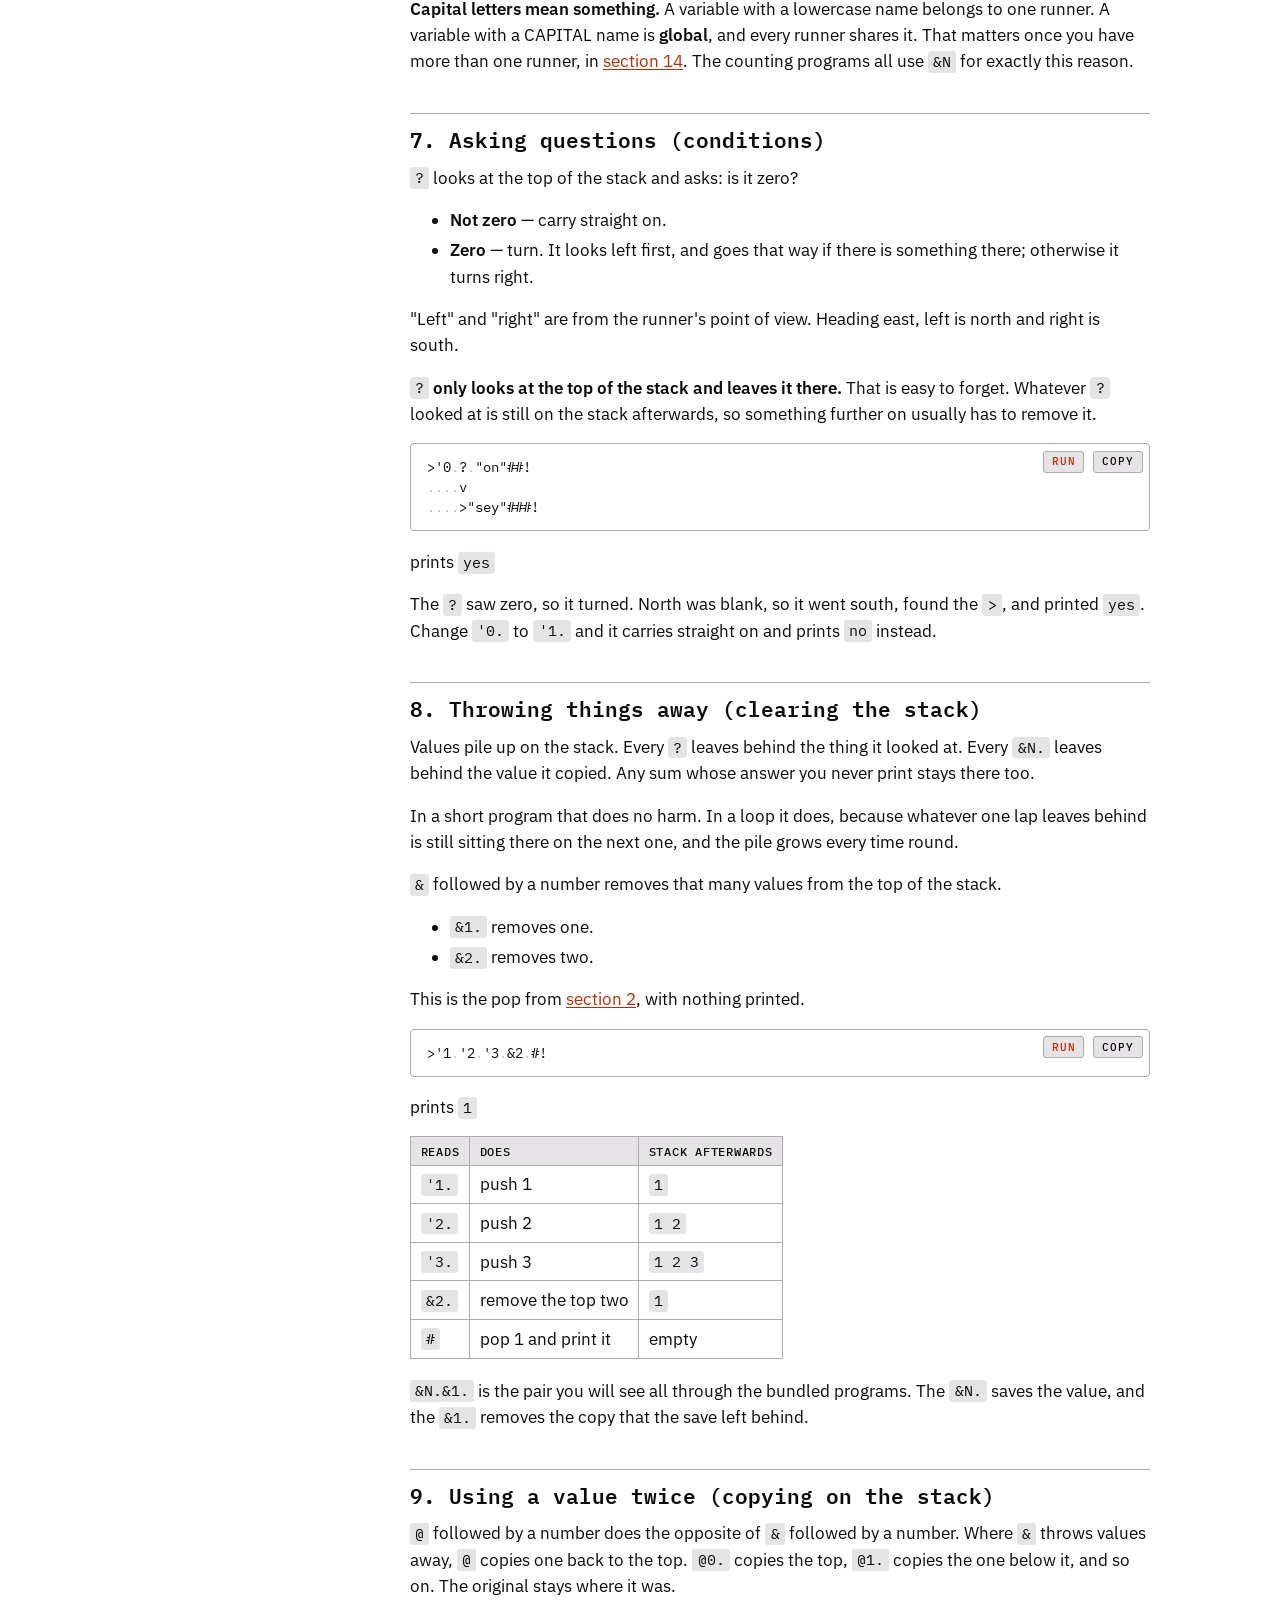
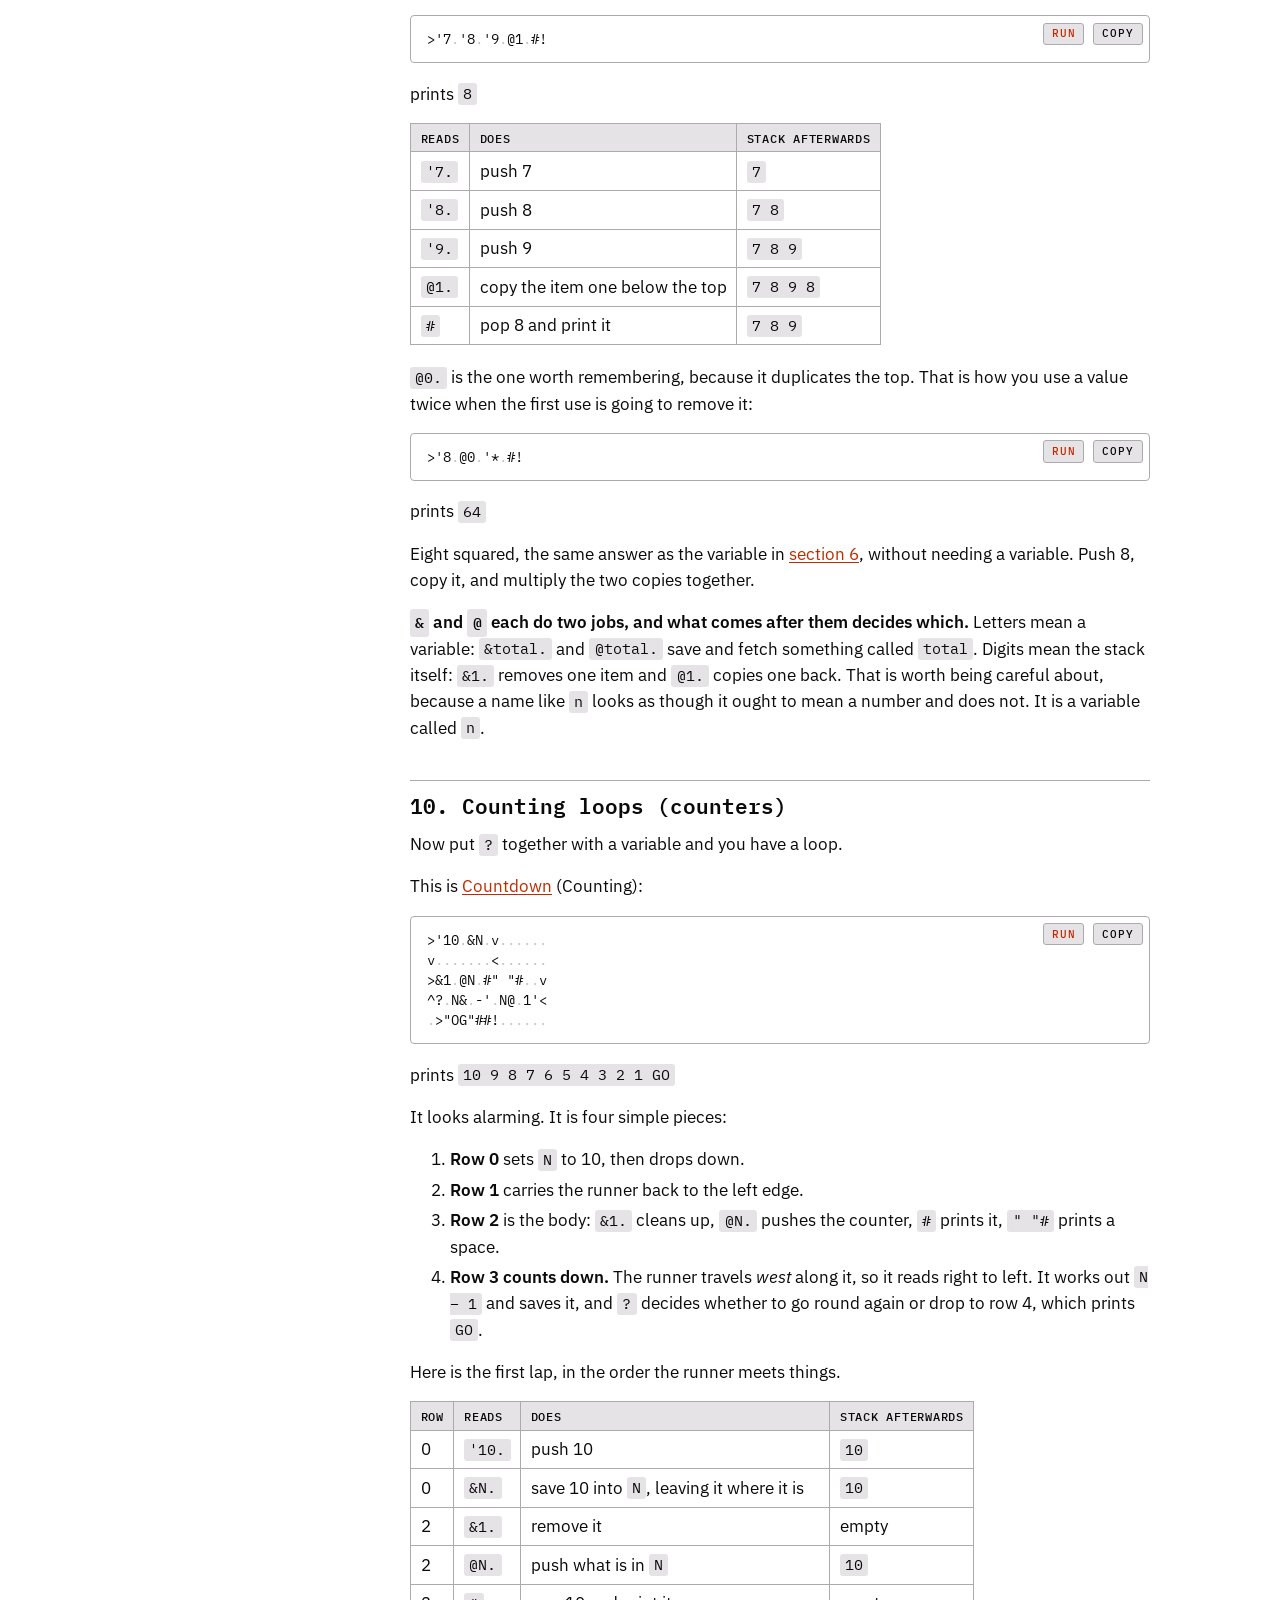
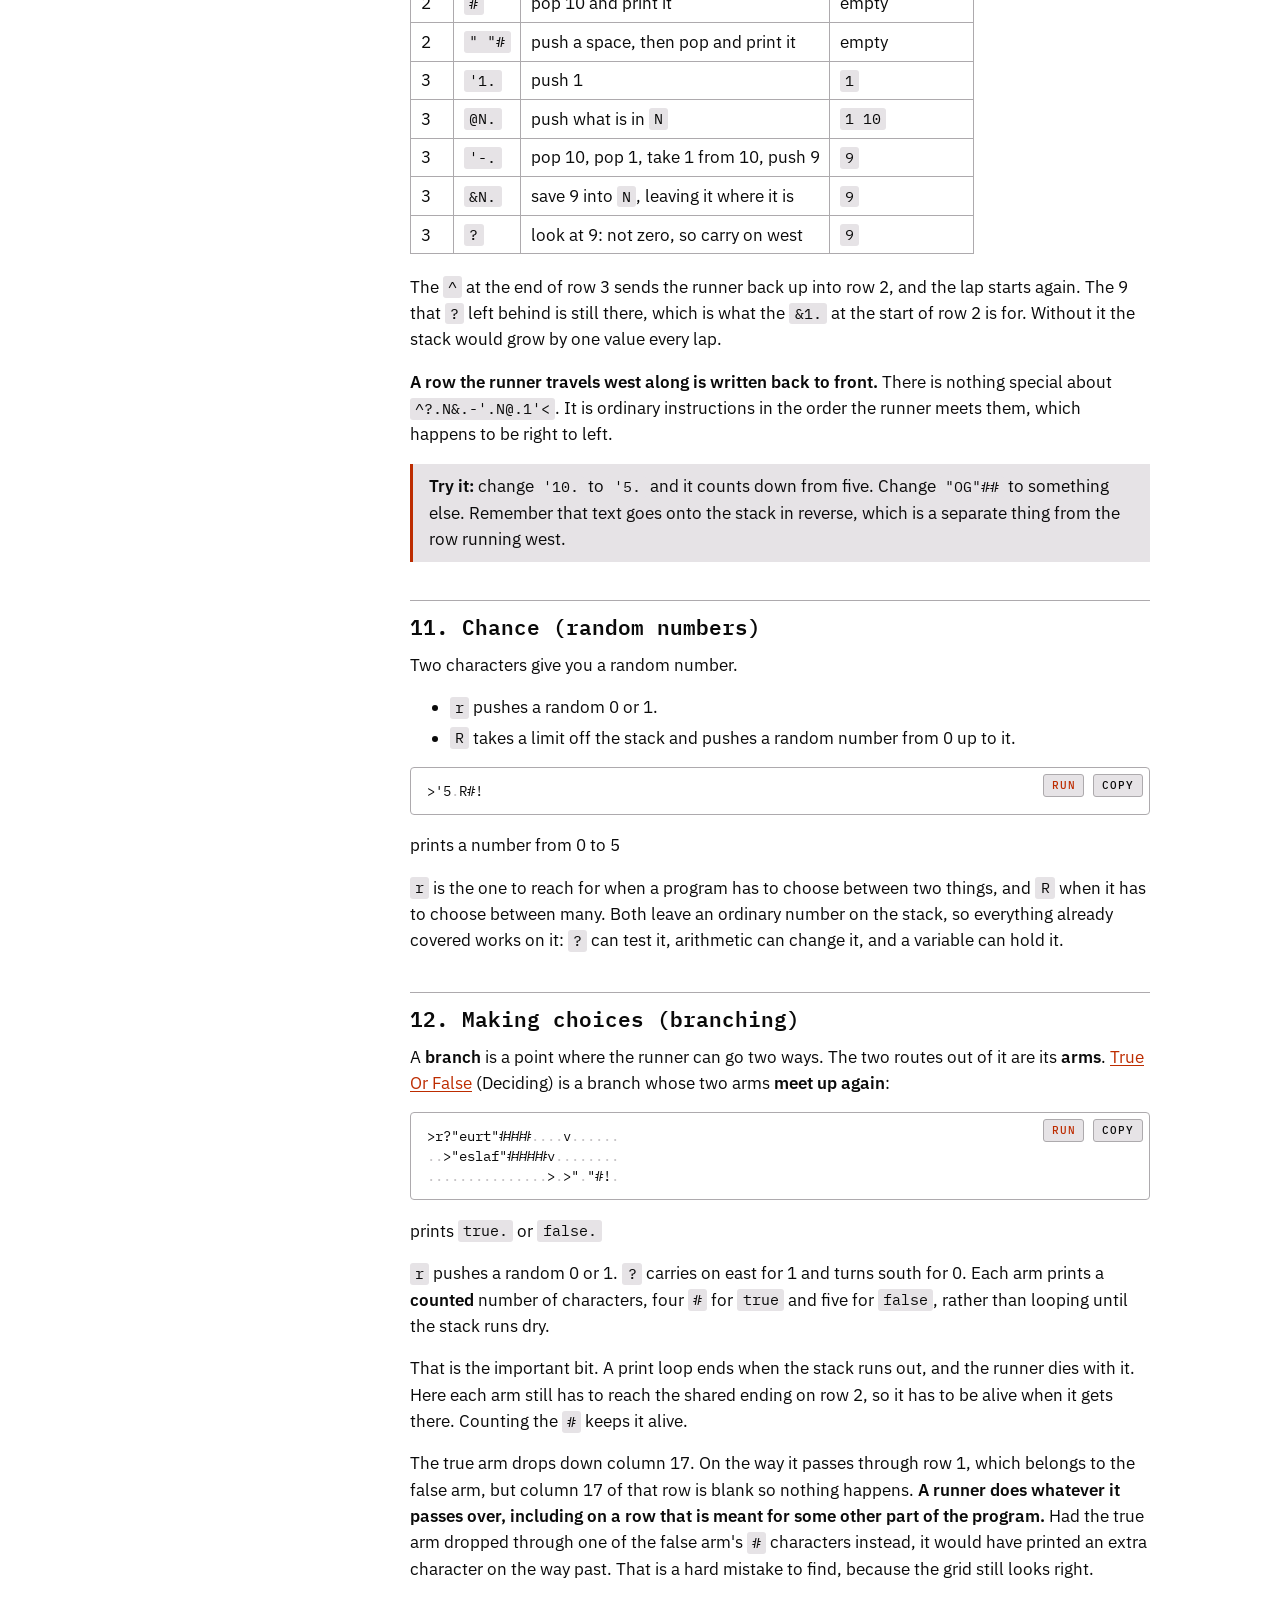
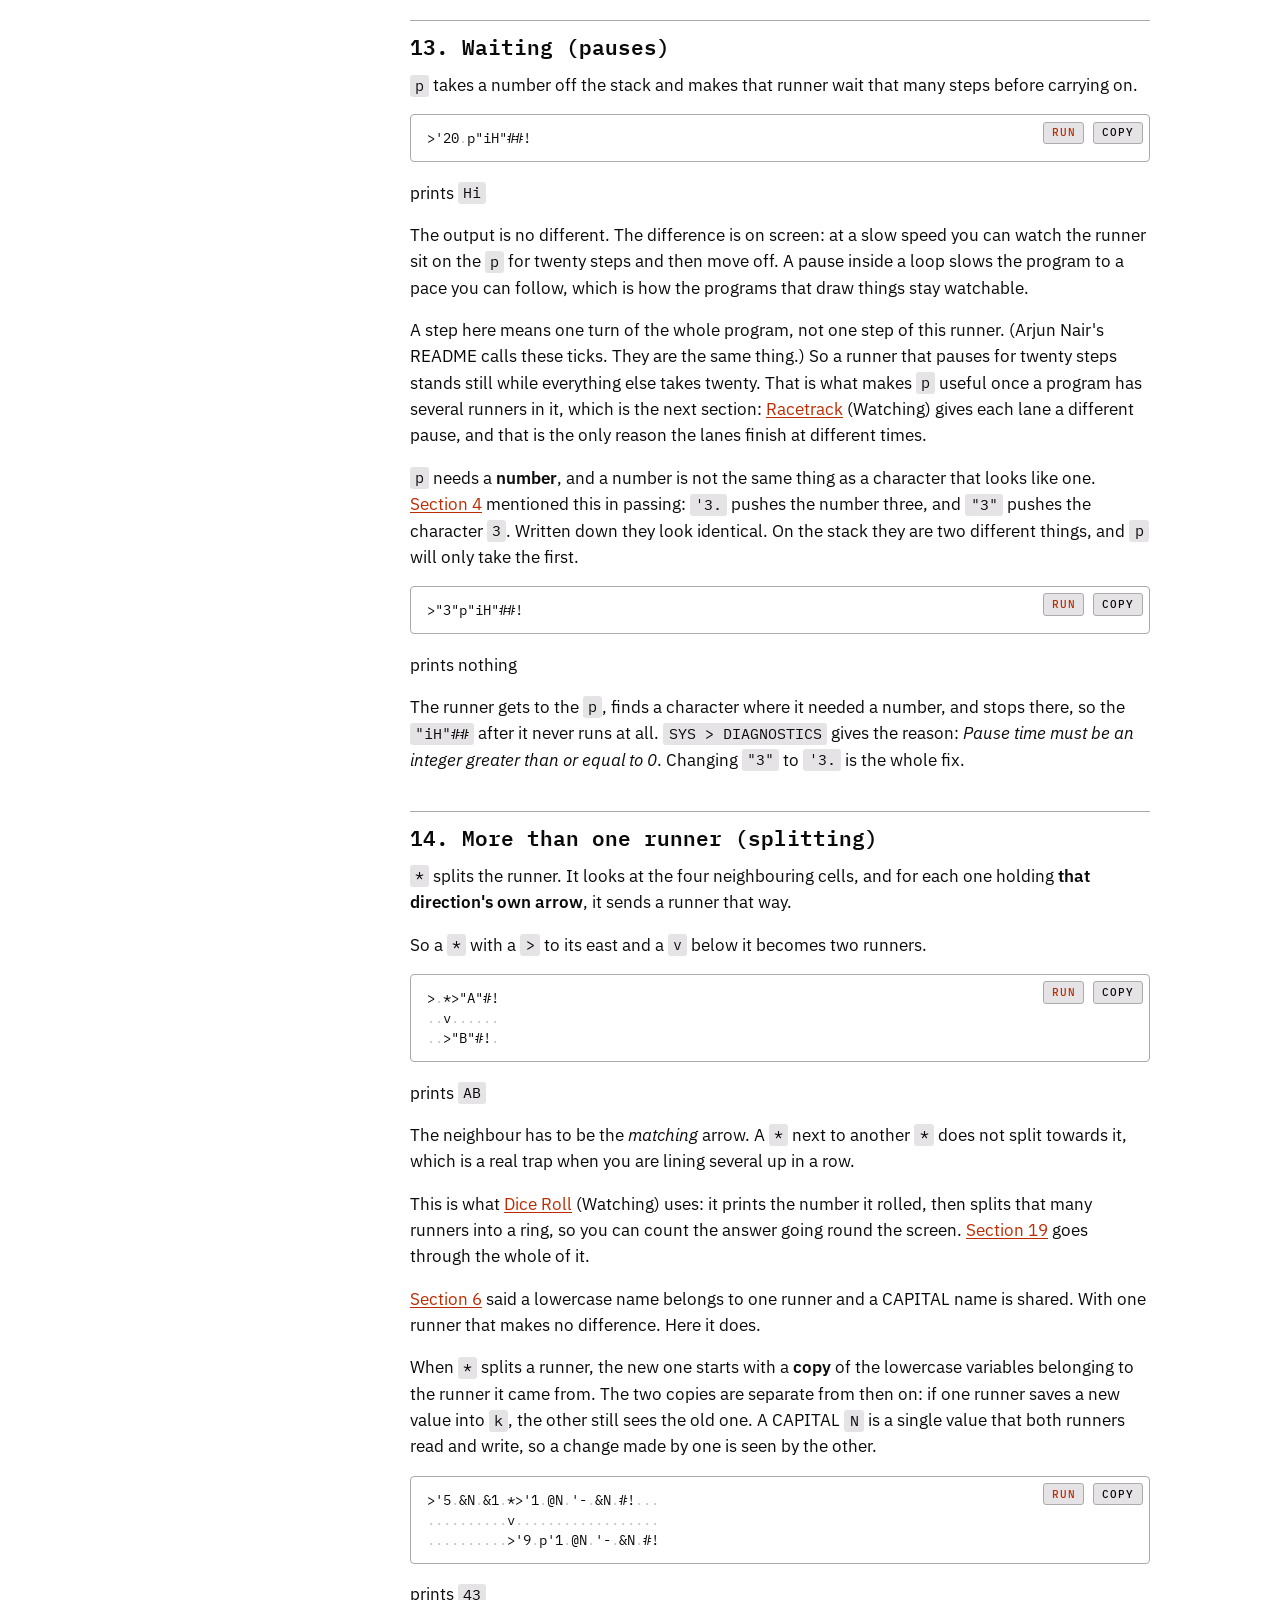
<file: docs/learn.html>
<!doctype html>
<html lang="en">
<head>
<meta charset="utf-8">
<meta name="viewport" content="width=device-width, initial-scale=1">
<title>Learn IRCIS: the language from nothing to your own programs</title>
<meta name="description" content="A guide to IRCIS from nothing: the runner, the stack, loops, numbers, variables, splitting, and a worked example.">
<link rel="canonical" href="https://pircis.fisheggs.au/learn.html">
<meta property="og:type" content="website">
<meta property="og:site_name" content="pIRCIS">
<meta property="og:title" content="Learn IRCIS: the language from nothing to your own programs">
<meta property="og:description" content="A guide to IRCIS from nothing: the runner, the stack, loops, numbers, variables, splitting, and a worked example.">
<meta property="og:url" content="https://pircis.fisheggs.au/learn.html">
<meta property="og:image" content="https://pircis.fisheggs.au/shots/board.jpg">
<meta property="og:image:alt" content="pIRCIS running on a 4 inch ESP32 touchscreen">
<meta name="twitter:card" content="summary_large_image">
<meta name="twitter:title" content="Learn IRCIS: the language from nothing to your own programs">
<meta name="twitter:description" content="A guide to IRCIS from nothing: the runner, the stack, loops, numbers, variables, splitting, and a worked example.">
<meta name="twitter:image" content="https://pircis.fisheggs.au/shots/board.jpg">
<link rel="icon" href="favicon.png" type="image/png" sizes="64x64">
<link rel="icon" href="icon-256.png" type="image/png" sizes="256x256">
<link rel="apple-touch-icon" href="apple-touch-icon.png">
<script type="application/ld+json">{"@context":"https://schema.org","@type":"TechArticle","headline":"Learn IRCIS","description":"A guide to IRCIS from nothing: the runner, the stack, loops, numbers, variables, splitting, and a worked example.","url":"https://pircis.fisheggs.au/learn.html","author":{"@type":"Person","name":"James Leaver"},"about":"IRCIS, the two-dimensional esoteric programming language"}</script>
<link rel="preconnect" href="https://fonts.googleapis.com">
<link rel="stylesheet" href="https://fonts.googleapis.com/css2?family=IBM+Plex+Mono:ital,wght@0,400;0,500;0,600;1,400&family=IBM+Plex+Sans:ital,wght@0,400;0,600;1,400&display=swap">
<link rel="stylesheet" href="site.css">
</head>
<body>
<div class="top">
<header class="bar">
  <a class="brand" href="index.html"><span class="p">p</span>IRCIS</a>
  <a class="totop" href="#" hidden aria-label="Back to the top" title="Back to the top"><svg viewBox="0 0 16 16" width="22" height="22" aria-hidden="true"><path fill="none" stroke="currentColor" stroke-width="2" stroke-linecap="round" stroke-linejoin="round" d="M8 14V3M3.5 7.5 8 3l4.5 4.5"/></svg></a><a class="gh" href="https://github.com/jamesleaver/pIRCIS" aria-label="pIRCIS on GitHub" title="pIRCIS on GitHub"><svg viewBox="0 0 16 16" width="22" height="22" aria-hidden="true"><path fill="currentColor" d="M8 0C3.58 0 0 3.58 0 8c0 3.54 2.29 6.53 5.47 7.59.4.07.55-.17.55-.38 0-.19-.01-.82-.01-1.49-2.01.37-2.53-.49-2.69-.94-.09-.23-.48-.94-.82-1.13-.28-.15-.68-.52-.01-.53.63-.01 1.08.58 1.23.82.72 1.21 1.87.87 2.33.66.07-.52.28-.87.51-1.07-1.78-.2-3.64-.89-3.64-3.95 0-.87.31-1.59.82-2.15-.08-.2-.36-1.02.08-2.12 0 0 .67-.21 2.2.82.64-.18 1.32-.27 2-.27.68 0 1.36.09 2 .27 1.53-1.04 2.2-.82 2.2-.82.44 1.1.16 1.92.08 2.12.51.56.82 1.27.82 2.15 0 3.07-1.87 3.75-3.65 3.95.29.25.54.73.54 1.48 0 1.07-.01 1.93-.01 2.2 0 .21.15.46.55.38A8.013 8.013 0 0 0 16 8c0-4.42-3.58-8-8-8z"/></svg></a>
</header>
<nav class="tabs" aria-label="Pages"><a class="tab" href="index.html"><span class="long">HOME</span><span class="short">HOME</span></a><a class="tab" href="play/"><span class="long">TRY IT</span><span class="short">TRY</span></a><a class="tab" href="get.html"><span class="long">GET IT</span><span class="short">GET IT</span></a><a class="tab" href="use.html"><span class="long">USING IT</span><span class="short">USING IT</span></a><a class="tab on" href="learn.html"><span class="long">LEARN IRCIS</span><span class="short">LEARN</span></a><a class="tab" href="programs.html"><span class="long">PROGRAMS</span><span class="short">PROGS</span></a></nav>
</div>
<div class="wrap with-side">
<aside class="side"><nav aria-label="Contents"><ul><li><a href="#1-the-runner-the-grid">1. The runner (the grid)</a></li><li><a href="#2-saying-something-the-stack">2. Saying something (the stack)</a></li><li><a href="#3-the-print-loop-loops">3. The print loop (loops)</a></li><li><a href="#4-numbers-integer-mode">4. Numbers (integer mode)</a></li><li><a href="#5-arithmetic-and-the-rule-that-is-easy-to-get-wrong-operators">5. Arithmetic, and the rule that is easy to get wrong (operators)</a></li><li><a href="#6-remembering-things-variables">6. Remembering things (variables)</a></li><li><a href="#7-asking-questions-conditions">7. Asking questions (conditions)</a></li><li><a href="#8-throwing-things-away-clearing-the-stack">8. Throwing things away (clearing the stack)</a></li><li><a href="#9-using-a-value-twice-copying-on-the-stack">9. Using a value twice (copying on the stack)</a></li><li><a href="#10-counting-loops-counters">10. Counting loops (counters)</a></li><li><a href="#11-chance-random-numbers">11. Chance (random numbers)</a></li><li><a href="#12-making-choices-branching">12. Making choices (branching)</a></li><li><a href="#13-waiting-pauses">13. Waiting (pauses)</a></li><li><a href="#14-more-than-one-runner-splitting">14. More than one runner (splitting)</a></li><li><a href="#15-letters-out-of-numbers-base64">15. Letters out of numbers (base64)</a></li><li><a href="#16-the-rest-of-the-arithmetic-powers-and-bit-operations">16. The rest of the arithmetic (powers and bit operations)</a></li><li><a href="#17-two-jobs-for-one-character-modes">17. Two jobs for one character (modes)</a></li><li><a href="#18-quirks-worth-knowing-comments-and-hidden-programs">18. Quirks worth knowing (comments and hidden programs)</a></li><li><a href="#19-reading-a-whole-program-a-worked-example">19. Reading a whole program (a worked example)</a></li><li><a href="#20-build-something-exercises">20. Build something (exercises)</a></li><li><a href="#cheat-sheet">Cheat sheet</a></li></ul></nav></aside>
<main class="body" data-page="learn">
<h1 class="title">Learn IRCIS</h1><p><a href="https://github.com/batman-nair/IRCIS">IRCIS</a> is a programming language where
the program is a <strong>grid of characters</strong>, and a <strong>runner</strong> walks around it doing
what it steps on.</p>
<p>This guide starts from nothing and builds up. You do not need to have written
a program before. Every example is a real program, and the best way to read the
guide is with <a href="index.html">pIRCIS</a> open beside it, running
each one as you come to it and then changing it to see what happens. By the end
you will be able to write your own.</p>
<blockquote>
<p><strong>Where to run the examples.</strong> Any of these will do, and they all behave the
same way:</p>
<ul>
<li><strong>In your browser</strong>, at
  <a href="play/">pircis.fisheggs.au/play</a>, with nothing
  to install. On the website every example in this guide has a <strong>run</strong>
  button that opens it there.</li>
<li><strong>The app, on an iPhone, iPad or Apple silicon Mac</strong>, free from
  <a href="https://apps.apple.com/app/id6809655892">the App Store</a>. Copy a program
  from this guide and the PASTE button under <strong>PROG &gt; New program</strong> puts it
  in the grid.</li>
<li><strong>The emulator, on your own computer.</strong> It runs in a window on macOS,
  Windows or Linux, and <a href="get.html#emulator">setting it up</a> takes a few
  commands. Set <code>SYS &gt; KEYBOARD</code> to <code>REAL</code> and you can type straight into
  the grid with your own keyboard. Ctrl/Cmd-V pastes in a program copied
  from this guide.</li>
<li><strong>The board</strong>, if you have built one.</li>
</ul>
<p><strong>Finding a program.</strong> Most of the programs this guide mentions already come
with pIRCIS. They are named here the way <strong>PROG</strong> names them, with their
folder in brackets, and the link goes to the program itself:
<a href="programs.html#dice-roll">Dice Roll</a> (Watching) is in the Watching
folder under <strong>PROG</strong>.</p>
</blockquote>
<p><strong>Contents</strong></p>
<ol>
<li><a href="#1-the-runner-the-grid">The runner (the grid)</a></li>
<li><a href="#2-saying-something-the-stack">Saying something (the stack)</a></li>
<li><a href="#3-the-print-loop-loops">The print loop (loops)</a></li>
<li><a href="#4-numbers-integer-mode">Numbers (integermode)</a></li>
<li><a href="#5-arithmetic-and-the-rule-that-is-easy-to-get-wrong-operators">Arithmetic, and the rule that is easy to get wrong (operators)</a></li>
<li><a href="#6-remembering-things-variables">Remembering things (variables)</a></li>
<li><a href="#7-asking-questions-conditions">Asking questions (conditions)</a></li>
<li><a href="#8-throwing-things-away-clearing-the-stack">Throwing things away (clearing the stack)</a></li>
<li><a href="#9-using-a-value-twice-copying-on-the-stack">Using a value twice (copying on the stack)</a></li>
<li><a href="#10-counting-loops-counters">Counting loops (counters)</a></li>
<li><a href="#11-chance-random-numbers">Chance (random numbers)</a></li>
<li><a href="#12-making-choices-branching">Making choices (branching)</a></li>
<li><a href="#13-waiting-pauses">Waiting (pauses)</a></li>
<li><a href="#14-more-than-one-runner-splitting">More than one runner (splitting)</a></li>
<li><a href="#15-letters-out-of-numbers-base64">Letters out of numbers (base64)</a></li>
<li><a href="#16-the-rest-of-the-arithmetic-powers-and-bit-operations">The rest of the arithmetic (powers and bit operations)</a></li>
<li><a href="#17-two-jobs-for-one-character-modes">Two jobs for one character (modes)</a></li>
<li><a href="#18-quirks-worth-knowing-comments-and-hidden-programs">Quirks worth knowing (comments and hidden programs)</a></li>
<li><a href="#19-reading-a-whole-program-a-worked-example">Reading a whole program (a worked example)</a></li>
<li><a href="#20-build-something-exercises">Build something (exercises)</a></li>
<li><a href="#cheat-sheet">Cheat sheet</a></li>
</ol>
<h2 id="1-the-runner-the-grid">1. The runner (the grid)</h2>
<p>A program is a rectangle of characters. The runner starts in the <strong>top-left
corner</strong>, facing <strong>east</strong>, and takes one step at a time.</p>
<p>Four characters steer it:</p>
<table>
<thead>
<tr>
<th></th>
<th></th>
</tr>
</thead>
<tbody>
<tr>
<td><code>&gt;</code></td>
<td>go east</td>
</tr>
<tr>
<td><code>v</code></td>
<td>go south</td>
</tr>
<tr>
<td><code>&lt;</code></td>
<td>go west</td>
</tr>
<tr>
<td><code>^</code></td>
<td>go north</td>
</tr>
</tbody>
</table>
<p>A full stop <code>.</code> is a <strong>blank</strong>, and so is a space. The two are interchangeable
everywhere: anything said in this guide about one is true of the other. The
runner walks straight over a blank and keeps going the way it was already
going. Blanks are how you leave space.</p>
<p>Almost every program here uses <code>.</code> rather than spaces, because on a screen full
of grid you can count dots along a row and you cannot count spaces.</p>
<p><code>!</code> stops the runner.</p>
<p>Here is a runner that goes east, turns south, turns west, and stops:</p>
<div class="frame"><button class="copy" type="button" title="Copy the program">copy</button><a class="copy run" href="play/" title="Run it in your browser">run</a><pre><code>&gt;<span class="d">.</span><span class="d">.</span>v
<span class="d">.</span><span class="d">.</span><span class="d">.</span><span class="d">.</span>
!<span class="d">.</span><span class="d">.</span>&lt;
</code></pre></div>
<p>Nothing is printed, but it is a real program.</p>
<p>There is only one <code>v</code>, not two. Once the runner is heading south it keeps going
south across the blanks on its own. <strong>You only need an arrow where you want the
direction to change.</strong></p>
<p>Strictly, the <code>&gt;</code> in the top left corner is not doing anything either, because
the runner already starts facing east. I write it anyway, because it shows where
things begin.</p>
<p><strong>A runner that leaves the grid dies.</strong> Plenty of programs end that way on
purpose.</p>
<p>If you want to see what each of the characters is doing when you're writing a
program of your own, set <code>SYS &gt; UNDER GRID</code> to <code>RUNNERS</code> and the speed to <code>SLOW</code>.
You can watch a runner walk its path and see what each character it steps on tells
the runner to do as your program is running. If you turn on the step buttons
(<code>SYS &gt; STEP BUTTONS</code> on) you can step through your program at your own pace.</p>
<h2 id="2-saying-something-the-stack">2. Saying something (the stack)</h2>
<p>To print, you need two things: something on the <strong>stack</strong>, and a <code>#</code> to print
it.</p>
<p>The stack is a pile. You put things on top and you take them off the top. Last
in, first out, like a stack of plates.</p>
<p>There are only two things you can do to it, and they have names worth learning
now because everything later is built out of them.</p>
<ul>
<li><strong>Push</strong> puts something on top.</li>
<li><strong>Pop</strong> takes the top one off. Whatever was underneath is on top now.</li>
</ul>
<p>A double quote <code>"</code> turns <strong>stack mode</strong> on, and the next <code>"</code> turns it off.
Everything between them is pushed onto the stack, one character at a time.</p>
<p><code>#</code> pops one thing and prints it. Printing and removing are the same action
here, so a value you print is gone afterwards.</p>
<div class="frame"><button class="copy" type="button" title="Copy the program">copy</button><a class="copy run" href="play/" title="Run it in your browser">run</a><pre><code>&gt;&quot;iH&quot;##!
</code></pre></div>
<p>prints <code>Hi</code></p>
<p>Read that carefully, because it explains something unexpected. Here is what
each character does to the stack. The top of the pile is shown on the right.</p>
<table>
<thead>
<tr>
<th>reads</th>
<th>does</th>
<th>stack afterwards</th>
</tr>
</thead>
<tbody>
<tr>
<td><code>"</code></td>
<td>turn stack mode on</td>
<td>empty</td>
</tr>
<tr>
<td><code>i</code></td>
<td>push <code>i</code></td>
<td><code>i</code></td>
</tr>
<tr>
<td><code>H</code></td>
<td>push <code>H</code></td>
<td><code>i H</code></td>
</tr>
<tr>
<td><code>"</code></td>
<td>turn stack mode off</td>
<td><code>i H</code></td>
</tr>
<tr>
<td><code>#</code></td>
<td>pop <code>H</code> and print it</td>
<td><code>i</code></td>
</tr>
<tr>
<td><code>#</code></td>
<td>pop <code>i</code> and print it</td>
<td>empty</td>
</tr>
</tbody>
</table>
<p><code>H</code> went on last, so it came off first.</p>
<p><strong>This is why text in IRCIS programs is written backwards.</strong> The stack hands it
back to you in reverse, so you write it in reverse to start with.</p>
<p>Set <code>SYS &gt; UNDER GRID</code> to <code>RUNNERS</code> to see the character the runner is standing
on and what it does (<code>stack mode on</code>, <code>"i</code> and <code>"iH</code> as the letters are
read, <code>push "iH"</code> on the closing quote, <code>print H</code> etc). You can also see the
top of the runner's stack on the right, in the same order as these tables.
Turn on <code>SYS &gt; STEP BUTTONS</code> and step through a program one character at a
time, and you can see the logic of a program you are writing as you write it:
every push and pop, and the state of the stack after each.</p>
<p>Try it with a longer word:</p>
<div class="frame"><button class="copy" type="button" title="Copy the program">copy</button><a class="copy run" href="play/" title="Run it in your browser">run</a><pre><code>&gt;&quot;olleh&quot;#####!
</code></pre></div>
<p>prints <code>hello</code></p>
<p>Five characters, five <code>#</code>. That is fine for five and unpleasant for fifty,
which is what the next section is for.</p>
<h2 id="3-the-print-loop-loops">3. The print loop (loops)</h2>
<p>Instead of one <code>#</code> per character, send the runner round in a circle so it hits
the same <code>#</code> over and over.</p>
<p>This is <a href="programs.html#hello-world">Hello World</a> (Talking), the smallest
useful program on the device:</p>
<div class="frame"><button class="copy" type="button" title="Copy the program">copy</button><a class="copy run" href="play/" title="Run it in your browser">run</a><pre><code>&gt;&quot;!dlroW olleH&quot;&gt;#v
<span class="d">.</span><span class="d">.</span><span class="d">.</span><span class="d">.</span><span class="d">.</span><span class="d">.</span><span class="d">.</span><span class="d">.</span><span class="d">.</span><span class="d">.</span><span class="d">.</span><span class="d">.</span><span class="d">.</span><span class="d">.</span><span class="d">.</span>^<span class="d">.</span>&lt;
</code></pre></div>
<p>prints <code>Hello World!</code></p>
<p>Follow the runner:</p>
<ol>
<li><code>&gt;</code> sends it east.</li>
<li><code>"</code> starts stack mode; everything up to the next <code>"</code> goes on the stack.</li>
<li><code>&gt;</code> east again, then <code>#</code> prints one character, then <code>v</code> sends it south.</li>
<li>On the bottom row <code>&lt;</code> sends it west, then <code>^</code> sends it north.</li>
<li>It lands back on the <code>&gt;</code> and does <code>#</code> again.</li>
</ol>
<p>Round and round, one character per lap. When the stack is empty the <code>#</code> has
nothing to print, and the runner stops. <strong>Running out of stack is how this
program ends</strong>, and it is meant to.</p>
<p>The loop is only four cells: <code>&gt;</code> <code>#</code> <code>v</code> on the top row, and <code>^</code> <code>&lt;</code> below. The
<code>^</code> sits under the <code>&gt;</code>, and the <code>&lt;</code> sits under the <code>v</code>.</p>
<p>That <code>&gt;</code> after the closing quote looks pointless, since the runner is already
heading east when it gets there. On the first pass it is. But look at where the
loop comes back: the <code>^</code> pushes the runner up onto that exact cell, travelling
north. Without a <code>&gt;</code> to turn it east again it would carry on off the top of the
grid, and you would get <code>H</code> and nothing else.</p>
<p><strong>An arrow is only spare if the runner never arrives at that cell from some
other direction.</strong> In a loop, it usually does.</p>
<blockquote>
<p><strong>Try it:</strong> change the text to your own name. Remember to write it backwards,
and keep the four loop cells lined up underneath.</p>
</blockquote>
<h3 id="the-string-does-not-have-to-be-a-straight-line">The string does not have to be a straight line</h3>
<p>Stack mode pushes whatever the runner walks over, so the runner can turn while
it is reading, as long as the quote is closed first: <code>"</code> turns stack mode off,
the arrow turns the runner, and the next <code>"</code> turns stack mode back on. Each
straight run between quotes is a slice of the message, still written
backwards, and they arrive on the stack in the order the runner reads them.</p>
<p><a href="programs.html#two-dimensions">Two Dimensions</a> (Talking) reads its
string boustrophedon -- one row east, the next row west:</p>
<div class="frame"><button class="copy" type="button" title="Copy the program">copy</button><a class="copy run" href="play/" title="Run it in your browser">run</a><pre><code>&gt;&quot;<span class="d">.</span>eno naht re&quot;v<span class="d">.</span>
v&quot;ons are bett&quot;&lt;<span class="d">.</span>
&gt;&quot;isnemid owT&quot;&gt;#v
<span class="d">.</span><span class="d">.</span><span class="d">.</span><span class="d">.</span><span class="d">.</span><span class="d">.</span><span class="d">.</span><span class="d">.</span><span class="d">.</span><span class="d">.</span><span class="d">.</span><span class="d">.</span><span class="d">.</span><span class="d">.</span>^<span class="d">.</span>&lt;
</code></pre></div>
<p>prints <code>Two dimensions are better than one.</code></p>
<p>Read the middle row from right to left, because that is the way the runner
walks it. Turning round costs two arrows: <code>v</code> at the end of a row and <code>&lt;</code> under
it, then the quote reopens.</p>
<p><a href="programs.html#greeting">Greeting</a> (Talking) reads its string along a
square wave, three characters across and two down or up at a time:</p>
<div class="frame"><button class="copy" type="button" title="Copy the program">copy</button><a class="copy run" href="play/" title="Run it in your browser">run</a><pre><code>&gt;&quot;<span class="d">.</span>di&quot;v<span class="d">.</span><span class="d">.</span><span class="d">.</span><span class="d">.</span><span class="d">.</span>&gt;&quot; mo&quot;v<span class="d">.</span><span class="d">.</span><span class="d">.</span><span class="d">.</span><span class="d">.</span>&gt;&quot;H&quot;&gt;#v
<span class="d">.</span><span class="d">.</span><span class="d">.</span><span class="d">.</span><span class="d">.</span><span class="d">.</span>&quot;<span class="d">.</span><span class="d">.</span><span class="d">.</span><span class="d">.</span><span class="d">.</span>&quot;<span class="d">.</span><span class="d">.</span><span class="d">.</span><span class="d">.</span><span class="d">.</span>&quot;<span class="d">.</span><span class="d">.</span><span class="d">.</span><span class="d">.</span><span class="d">.</span>&quot;<span class="d">.</span><span class="d">.</span><span class="d">.</span>^<span class="d">.</span>&lt;
<span class="d">.</span><span class="d">.</span><span class="d">.</span><span class="d">.</span><span class="d">.</span><span class="d">.</span>r<span class="d">.</span><span class="d">.</span><span class="d">.</span><span class="d">.</span><span class="d">.</span>a<span class="d">.</span><span class="d">.</span><span class="d">.</span><span class="d">.</span><span class="d">.</span>r<span class="d">.</span><span class="d">.</span><span class="d">.</span><span class="d">.</span><span class="d">.</span>e<span class="d">.</span><span class="d">.</span><span class="d">.</span><span class="d">.</span><span class="d">.</span><span class="d">.</span>
<span class="d">.</span><span class="d">.</span><span class="d">.</span><span class="d">.</span><span class="d">.</span><span class="d">.</span>g<span class="d">.</span><span class="d">.</span><span class="d">.</span><span class="d">.</span><span class="d">.</span> <span class="d">.</span><span class="d">.</span><span class="d">.</span><span class="d">.</span><span class="d">.</span>f<span class="d">.</span><span class="d">.</span><span class="d">.</span><span class="d">.</span><span class="d">.</span>l<span class="d">.</span><span class="d">.</span><span class="d">.</span><span class="d">.</span><span class="d">.</span><span class="d">.</span>
<span class="d">.</span><span class="d">.</span><span class="d">.</span><span class="d">.</span><span class="d">.</span><span class="d">.</span>&quot;<span class="d">.</span><span class="d">.</span><span class="d">.</span><span class="d">.</span><span class="d">.</span>&quot;<span class="d">.</span><span class="d">.</span><span class="d">.</span><span class="d">.</span><span class="d">.</span>&quot;<span class="d">.</span><span class="d">.</span><span class="d">.</span><span class="d">.</span><span class="d">.</span>&quot;<span class="d">.</span><span class="d">.</span><span class="d">.</span><span class="d">.</span><span class="d">.</span><span class="d">.</span>
<span class="d">.</span><span class="d">.</span><span class="d">.</span><span class="d">.</span><span class="d">.</span><span class="d">.</span>&gt;&quot; D2&quot;^<span class="d">.</span><span class="d">.</span><span class="d">.</span><span class="d">.</span><span class="d">.</span>&gt;&quot; ol&quot;^<span class="d">.</span><span class="d">.</span><span class="d">.</span><span class="d">.</span><span class="d">.</span><span class="d">.</span>
</code></pre></div>
<p>prints <code>Hello from a 2D grid.</code></p>
<p><a href="programs.html#advice">Advice</a> (Talking) reads its string along a spiral,
and the print loop sits in the middle where the spiral runs out:</p>
<div class="frame"><button class="copy" type="button" title="Copy the program">copy</button><a class="copy run" href="play/" title="Run it in your browser">run</a><pre><code>&gt;&quot;<span class="d">.</span>niaga no &quot;v
<span class="d">.</span>&gt;&quot;T&quot;&gt;#v<span class="d">.</span><span class="d">.</span><span class="d">.</span><span class="d">.</span><span class="d">.</span>&quot;
<span class="d">.</span>&quot;<span class="d">.</span><span class="d">.</span><span class="d">.</span>^<span class="d">.</span>&lt;<span class="d">.</span><span class="d">.</span><span class="d">.</span><span class="d">.</span><span class="d">.</span>d
<span class="d">.</span>u<span class="d">.</span><span class="d">.</span><span class="d">.</span><span class="d">.</span><span class="d">.</span><span class="d">.</span><span class="d">.</span><span class="d">.</span><span class="d">.</span><span class="d">.</span><span class="d">.</span>n
<span class="d">.</span>r<span class="d">.</span><span class="d">.</span><span class="d">.</span><span class="d">.</span><span class="d">.</span><span class="d">.</span><span class="d">.</span><span class="d">.</span><span class="d">.</span><span class="d">.</span><span class="d">.</span>a
<span class="d">.</span>&quot;<span class="d">.</span><span class="d">.</span><span class="d">.</span><span class="d">.</span><span class="d">.</span><span class="d">.</span><span class="d">.</span><span class="d">.</span><span class="d">.</span><span class="d">.</span><span class="d">.</span>&quot;
<span class="d">.</span>^&quot;n it off &quot;&lt;
</code></pre></div>
<p>prints <code>Turn it off and on again.</code></p>
<p>None of the three prints anything different from the plain version. The shape
is the point: the runner reads the program, and the program can be laid out
however you like.</p>
<h2 id="4-numbers-integer-mode">4. Numbers (integer mode)</h2>
<p>A single quote <code>'</code> starts a <strong>number</strong>, and a blank ends it.</p>
<div class="frame"><button class="copy" type="button" title="Copy the program">copy</button><a class="copy run" href="play/" title="Run it in your browser">run</a><pre><code>&gt;'42<span class="d">.</span>#!
</code></pre></div>
<p>prints <code>42</code></p>
<p><code>'42.</code> pushes the number forty-two. The <code>.</code> on the end is the blank that says
the number stops there, rather than a decimal point.</p>
<p>Then <code>#</code> prints the number.</p>
<p>Between the <code>'</code> and that blank the runner is in <strong>integer mode</strong>, in the same
way that <code>"</code> puts it in stack mode. It is worth knowing the name, because
several characters mean one thing in integer mode and something else outside
it. <a href="#17-two-jobs-for-one-character-modes">Section 17</a> sets them all out.</p>
<p>Numbers and characters are different things on the stack. <code>#</code> prints a character
as a character and a number as a number.</p>
<p>You can push several:</p>
<div class="frame"><button class="copy" type="button" title="Copy the program">copy</button><a class="copy run" href="play/" title="Run it in your browser">run</a><pre><code>&gt;'7<span class="d">.</span>'8<span class="d">.</span>'9<span class="d">.</span>###!
</code></pre></div>
<p>prints <code>987</code></p>
<p>Nine came off first, because it went on last.</p>
<p>Those three digits run together because nothing separates them. <code>$</code> starts a
new line. It takes nothing off the stack and prints nothing of its own, it just
moves the output on:</p>
<div class="frame"><button class="copy" type="button" title="Copy the program">copy</button><a class="copy run" href="play/" title="Run it in your browser">run</a><pre><code>&gt;'7<span class="d">.</span>#$'8<span class="d">.</span>#$'9<span class="d">.</span>#!
</code></pre></div>
<p>prints:</p>
<div class="frame"><button class="copy" type="button" title="Copy the program">copy</button><a class="copy run" href="play/" title="Run it in your browser">run</a><pre><code>7
8
9
</code></pre></div>
<p>Most of the examples here print one short thing and then stop, so they have no
call for it.</p>
<h2 id="5-arithmetic-and-the-rule-that-is-easy-to-get-wrong-operators">5. Arithmetic, and the rule that is easy to get wrong (operators)</h2>
<p>Arithmetic happens in <strong>integer mode</strong>, which <a href="#4-numbers-integer-mode">section
4</a> named: between a <code>'</code> and the blank that ends it. So
<code>'+.</code> means go into integer mode, add, come out again. It takes the top two
things off the stack and puts the answer back.</p>
<div class="frame"><button class="copy" type="button" title="Copy the program">copy</button><a class="copy run" href="play/" title="Run it in your browser">run</a><pre><code>&gt;'2<span class="d">.</span>'3<span class="d">.</span>'+<span class="d">.</span>#!
</code></pre></div>
<p>prints <code>5</code></p>
<p>Here is the rule that is easiest to get wrong. I have made this mistake more
than once:</p>
<blockquote>
<p><strong>The operation is <code>top</code> first, then the one underneath.</strong>
Push 10, then push 3, and <code>'-.</code> gives you <strong>3 − 10 = −7</strong>. Not 7.</p>
</blockquote>
<div class="frame"><button class="copy" type="button" title="Copy the program">copy</button><a class="copy run" href="play/" title="Run it in your browser">run</a><pre><code>&gt;'10<span class="d">.</span>'3<span class="d">.</span>'-<span class="d">.</span>#!
</code></pre></div>
<p>prints <code>-7</code></p>
<table>
<thead>
<tr>
<th>reads</th>
<th>does</th>
<th>stack afterwards</th>
</tr>
</thead>
<tbody>
<tr>
<td><code>'10.</code></td>
<td>push 10</td>
<td><code>10</code></td>
</tr>
<tr>
<td><code>'3.</code></td>
<td>push 3</td>
<td><code>10 3</code></td>
</tr>
<tr>
<td><code>'-.</code></td>
<td>pop 3, pop 10, subtract 10 from 3, push −7</td>
<td><code>-7</code></td>
</tr>
<tr>
<td><code>#</code></td>
<td>pop −7 and print it</td>
<td>empty</td>
</tr>
</tbody>
</table>
<p>Addition and multiplication do not care, because 3+10 and 10+3 are the same. But
subtraction, division and remainder do. If you want 10 − 3, push them the other
way round:</p>
<div class="frame"><button class="copy" type="button" title="Copy the program">copy</button><a class="copy run" href="play/" title="Run it in your browser">run</a><pre><code>&gt;'3<span class="d">.</span>'10<span class="d">.</span>'-<span class="d">.</span>#!
</code></pre></div>
<p>prints <code>7</code></p>
<p>The operators are <code>+</code> <code>-</code> <code>*</code> <code>/</code> and <code>%</code>. Division throws away the fraction:</p>
<div class="frame"><button class="copy" type="button" title="Copy the program">copy</button><a class="copy run" href="play/" title="Run it in your browser">run</a><pre><code>&gt;'2<span class="d">.</span>'7<span class="d">.</span>'/<span class="d">.</span>#!
</code></pre></div>
<p>prints <code>3</code></p>
<p><code>%</code> is the remainder, which is the part division threw away:</p>
<div class="frame"><button class="copy" type="button" title="Copy the program">copy</button><a class="copy run" href="play/" title="Run it in your browser">run</a><pre><code>&gt;'2<span class="d">.</span>'7<span class="d">.</span>'%<span class="d">.</span>#!
</code></pre></div>
<p>prints <code>1</code></p>
<p>Seven divided by two is three, with one left over. <code>/</code> gives you the three and
<code>%</code> gives you the one. Both follow the same top-first rule as subtraction.</p>
<p>Remainder is how you test whether a number divides evenly. Push 2, push the
number, and <code>'%.</code> leaves 0 if it is even and 1 if it is odd. That is exactly
the sort of answer <code>?</code> can act on.</p>
<p>Those five are not the whole set. There are six more, including powers and a
group that works on the bits of a number rather than its value. They are in
<a href="#15-letters-out-of-numbers-base64">section 15</a>, once numbers have been properly
covered.</p>
<h2 id="6-remembering-things-variables">6. Remembering things (variables)</h2>
<p>The stack is fine for one or two values. Keeping track of more than that on the
stack is hard, and variables are easier.</p>
<ul>
<li><code>&amp;N</code> <strong>saves</strong> the top of the stack into a variable called <code>N</code>.</li>
<li><code>@N</code> <strong>pushes</strong> what is in <code>N</code> back onto the stack.</li>
</ul>
<p>As with a number, a blank ends the name.</p>
<div class="frame"><button class="copy" type="button" title="Copy the program">copy</button><a class="copy run" href="play/" title="Run it in your browser">run</a><pre><code>&gt;'8<span class="d">.</span>&amp;N<span class="d">.</span>@N<span class="d">.</span>@N<span class="d">.</span>'*<span class="d">.</span>#!
</code></pre></div>
<p>prints <code>64</code></p>
<p>That is eight squared. Step by step, with the stack after each piece. The top of
the stack is on the right.</p>
<table>
<thead>
<tr>
<th>reads</th>
<th>does</th>
<th>stack afterwards</th>
</tr>
</thead>
<tbody>
<tr>
<td><code>'8.</code></td>
<td>push 8</td>
<td><code>8</code></td>
</tr>
<tr>
<td><code>&amp;N.</code></td>
<td>save 8 into <code>N</code>, leaving it where it is</td>
<td><code>8</code></td>
</tr>
<tr>
<td><code>@N.</code></td>
<td>push what is in <code>N</code></td>
<td><code>8 8</code></td>
</tr>
<tr>
<td><code>@N.</code></td>
<td>push it again</td>
<td><code>8 8 8</code></td>
</tr>
<tr>
<td><code>'*.</code></td>
<td>multiply: pop the top two, push 64</td>
<td><code>8 64</code></td>
</tr>
<tr>
<td><code>#</code></td>
<td>pop 64 and print it</td>
<td><code>8</code></td>
</tr>
<tr>
<td><code>!</code></td>
<td>stop</td>
<td><code>8</code></td>
</tr>
</tbody>
</table>
<p>Look at the 8 still sitting there at the end. That is <code>&amp;N.</code> doing exactly what
it says: it copied the value into <code>N</code> and left the original alone. Nothing here
needs it again and a leftover does no harm, but in a loop it would pile up one
per lap. <a href="#8-throwing-things-away-clearing-the-stack">Section 8</a> is about
clearing those away.</p>
<p>This example does not really need a variable. The stack could hold the 8 by
itself. Variables are useful when you need a value again later, after other
things have been pushed on top of it.</p>
<p>Almost every program here uses a single letter, because every character costs a
cell and grids are small. Longer names work if you want them, so long as they
are all letters. <code>&amp;size.</code> is fine; <code>&amp;size2.</code> is not, and the runner stops dead
when it reaches it. Nothing on the grid says why, but <code>SYS &gt; DIAGNOSTICS</code> will
tell you: <em>runner 0 died at row 0, col 7: Variable name 'size2' should contain
only alphabets</em>. It gives the cell as well as the reason, so you know where to
look. That panel is the first place to go whenever a program stops for no
visible reason.</p>
<p><strong>Capital letters mean something.</strong> A variable with a lowercase name belongs to
one runner. A variable with a CAPITAL name is <strong>global</strong>, and every runner
shares it. That matters once you have more than one runner, in <a href="#14-more-than-one-runner-splitting">section
14</a>. The counting programs all use <code>&amp;N</code> for
exactly this reason.</p>
<h2 id="7-asking-questions-conditions">7. Asking questions (conditions)</h2>
<p><code>?</code> looks at the top of the stack and asks: is it zero?</p>
<ul>
<li><strong>Not zero</strong> — carry straight on.</li>
<li><strong>Zero</strong> — turn. It looks left first, and goes that way if there is something
  there; otherwise it turns right.</li>
</ul>
<p>"Left" and "right" are from the runner's point of view. Heading east, left is
north and right is south.</p>
<p><code>?</code> <strong>only looks at the top of the stack and leaves it there.</strong> That is easy to
forget. Whatever <code>?</code> looked at is still on the stack afterwards, so something
further on usually has to remove it.</p>
<div class="frame"><button class="copy" type="button" title="Copy the program">copy</button><a class="copy run" href="play/" title="Run it in your browser">run</a><pre><code>&gt;'0<span class="d">.</span>?<span class="d">.</span>&quot;on&quot;##!
<span class="d">.</span><span class="d">.</span><span class="d">.</span><span class="d">.</span>v
<span class="d">.</span><span class="d">.</span><span class="d">.</span><span class="d">.</span>&gt;&quot;sey&quot;###!
</code></pre></div>
<p>prints <code>yes</code></p>
<p>The <code>?</code> saw zero, so it turned. North was blank, so it went south, found the
<code>&gt;</code>, and printed <code>yes</code>. Change <code>'0.</code> to <code>'1.</code> and it carries straight on and
prints <code>no</code> instead.</p>
<h2 id="8-throwing-things-away-clearing-the-stack">8. Throwing things away (clearing the stack)</h2>
<p>Values pile up on the stack. Every <code>?</code> leaves behind the thing it looked at.
Every <code>&amp;N.</code> leaves behind the value it copied. Any sum whose answer you never
print stays there too.</p>
<p>In a short program that does no harm. In a loop it does, because whatever one
lap leaves behind is still sitting there on the next one, and the pile grows
every time round.</p>
<p><code>&amp;</code> followed by a number removes that many values from the top of the stack.</p>
<ul>
<li><code>&amp;1.</code> removes one.</li>
<li><code>&amp;2.</code> removes two.</li>
</ul>
<p>This is the pop from <a href="#2-saying-something-the-stack">section 2</a>, with nothing
printed.</p>
<div class="frame"><button class="copy" type="button" title="Copy the program">copy</button><a class="copy run" href="play/" title="Run it in your browser">run</a><pre><code>&gt;'1<span class="d">.</span>'2<span class="d">.</span>'3<span class="d">.</span>&amp;2<span class="d">.</span>#!
</code></pre></div>
<p>prints <code>1</code></p>
<table>
<thead>
<tr>
<th>reads</th>
<th>does</th>
<th>stack afterwards</th>
</tr>
</thead>
<tbody>
<tr>
<td><code>'1.</code></td>
<td>push 1</td>
<td><code>1</code></td>
</tr>
<tr>
<td><code>'2.</code></td>
<td>push 2</td>
<td><code>1 2</code></td>
</tr>
<tr>
<td><code>'3.</code></td>
<td>push 3</td>
<td><code>1 2 3</code></td>
</tr>
<tr>
<td><code>&amp;2.</code></td>
<td>remove the top two</td>
<td><code>1</code></td>
</tr>
<tr>
<td><code>#</code></td>
<td>pop 1 and print it</td>
<td>empty</td>
</tr>
</tbody>
</table>
<p><code>&amp;N.&amp;1.</code> is the pair you will see all through the bundled programs. The <code>&amp;N.</code>
saves the value, and the <code>&amp;1.</code> removes the copy that the save left behind.</p>
<h2 id="9-using-a-value-twice-copying-on-the-stack">9. Using a value twice (copying on the stack)</h2>
<p><code>@</code> followed by a number does the opposite of <code>&amp;</code> followed by a number. Where
<code>&amp;</code> throws values away, <code>@</code> copies one back to the top. <code>@0.</code> copies the top,
<code>@1.</code> copies the one below it, and so on. The original stays where it was.</p>
<div class="frame"><button class="copy" type="button" title="Copy the program">copy</button><a class="copy run" href="play/" title="Run it in your browser">run</a><pre><code>&gt;'7<span class="d">.</span>'8<span class="d">.</span>'9<span class="d">.</span>@1<span class="d">.</span>#!
</code></pre></div>
<p>prints <code>8</code></p>
<table>
<thead>
<tr>
<th>reads</th>
<th>does</th>
<th>stack afterwards</th>
</tr>
</thead>
<tbody>
<tr>
<td><code>'7.</code></td>
<td>push 7</td>
<td><code>7</code></td>
</tr>
<tr>
<td><code>'8.</code></td>
<td>push 8</td>
<td><code>7 8</code></td>
</tr>
<tr>
<td><code>'9.</code></td>
<td>push 9</td>
<td><code>7 8 9</code></td>
</tr>
<tr>
<td><code>@1.</code></td>
<td>copy the item one below the top</td>
<td><code>7 8 9 8</code></td>
</tr>
<tr>
<td><code>#</code></td>
<td>pop 8 and print it</td>
<td><code>7 8 9</code></td>
</tr>
</tbody>
</table>
<p><code>@0.</code> is the one worth remembering, because it duplicates the top. That is how
you use a value twice when the first use is going to remove it:</p>
<div class="frame"><button class="copy" type="button" title="Copy the program">copy</button><a class="copy run" href="play/" title="Run it in your browser">run</a><pre><code>&gt;'8<span class="d">.</span>@0<span class="d">.</span>'*<span class="d">.</span>#!
</code></pre></div>
<p>prints <code>64</code></p>
<p>Eight squared, the same answer as the variable in <a href="#6-remembering-things-variables">section
6</a>, without needing a variable. Push 8, copy
it, and multiply the two copies together.</p>
<p><strong><code>&amp;</code> and <code>@</code> each do two jobs, and what comes after them decides which.</strong>
Letters mean a variable: <code>&amp;total.</code> and <code>@total.</code> save and fetch something
called <code>total</code>. Digits mean the stack itself: <code>&amp;1.</code> removes one item and <code>@1.</code>
copies one back. That is worth being careful about, because a name like <code>n</code>
looks as though it ought to mean a number and does not. It is a variable
called <code>n</code>.</p>
<h2 id="10-counting-loops-counters">10. Counting loops (counters)</h2>
<p>Now put <code>?</code> together with a variable and you have a loop.</p>
<p>This is <a href="programs.html#countdown">Countdown</a> (Counting):</p>
<div class="frame"><button class="copy" type="button" title="Copy the program">copy</button><a class="copy run" href="play/" title="Run it in your browser">run</a><pre><code>&gt;'10<span class="d">.</span>&amp;N<span class="d">.</span>v<span class="d">.</span><span class="d">.</span><span class="d">.</span><span class="d">.</span><span class="d">.</span><span class="d">.</span>
v<span class="d">.</span><span class="d">.</span><span class="d">.</span><span class="d">.</span><span class="d">.</span><span class="d">.</span><span class="d">.</span>&lt;<span class="d">.</span><span class="d">.</span><span class="d">.</span><span class="d">.</span><span class="d">.</span><span class="d">.</span>
&gt;&amp;1<span class="d">.</span>@N<span class="d">.</span>#&quot; &quot;#<span class="d">.</span><span class="d">.</span>v
^?<span class="d">.</span>N&amp;<span class="d">.</span>-'<span class="d">.</span>N@<span class="d">.</span>1'&lt;
<span class="d">.</span>&gt;&quot;OG&quot;##!<span class="d">.</span><span class="d">.</span><span class="d">.</span><span class="d">.</span><span class="d">.</span><span class="d">.</span>
</code></pre></div>
<p>prints <code>10 9 8 7 6 5 4 3 2 1 GO</code></p>
<p>It looks alarming. It is four simple pieces:</p>
<ol>
<li><strong>Row 0</strong> sets <code>N</code> to 10, then drops down.</li>
<li><strong>Row 1</strong> carries the runner back to the left edge.</li>
<li><strong>Row 2</strong> is the body: <code>&amp;1.</code> cleans up, <code>@N.</code> pushes the counter, <code>#</code> prints
   it, <code>" "#</code> prints a space.</li>
<li><strong>Row 3 counts down.</strong> The runner travels <em>west</em> along it, so it reads right
   to left. It works out <code>N − 1</code> and saves it, and <code>?</code> decides whether to go
   round again or drop to row 4, which prints <code>GO</code>.</li>
</ol>
<p>Here is the first lap, in the order the runner meets things.</p>
<table>
<thead>
<tr>
<th>row</th>
<th>reads</th>
<th>does</th>
<th>stack afterwards</th>
</tr>
</thead>
<tbody>
<tr>
<td>0</td>
<td><code>'10.</code></td>
<td>push 10</td>
<td><code>10</code></td>
</tr>
<tr>
<td>0</td>
<td><code>&amp;N.</code></td>
<td>save 10 into <code>N</code>, leaving it where it is</td>
<td><code>10</code></td>
</tr>
<tr>
<td>2</td>
<td><code>&amp;1.</code></td>
<td>remove it</td>
<td>empty</td>
</tr>
<tr>
<td>2</td>
<td><code>@N.</code></td>
<td>push what is in <code>N</code></td>
<td><code>10</code></td>
</tr>
<tr>
<td>2</td>
<td><code>#</code></td>
<td>pop 10 and print it</td>
<td>empty</td>
</tr>
<tr>
<td>2</td>
<td><code>" "#</code></td>
<td>push a space, then pop and print it</td>
<td>empty</td>
</tr>
<tr>
<td>3</td>
<td><code>'1.</code></td>
<td>push 1</td>
<td><code>1</code></td>
</tr>
<tr>
<td>3</td>
<td><code>@N.</code></td>
<td>push what is in <code>N</code></td>
<td><code>1 10</code></td>
</tr>
<tr>
<td>3</td>
<td><code>'-.</code></td>
<td>pop 10, pop 1, take 1 from 10, push 9</td>
<td><code>9</code></td>
</tr>
<tr>
<td>3</td>
<td><code>&amp;N.</code></td>
<td>save 9 into <code>N</code>, leaving it where it is</td>
<td><code>9</code></td>
</tr>
<tr>
<td>3</td>
<td><code>?</code></td>
<td>look at 9: not zero, so carry on west</td>
<td><code>9</code></td>
</tr>
</tbody>
</table>
<p>The <code>^</code> at the end of row 3 sends the runner back up into row 2, and the lap
starts again. The 9 that <code>?</code> left behind is still there, which is what the
<code>&amp;1.</code> at the start of row 2 is for. Without it the stack would grow by one
value every lap.</p>
<p><strong>A row the runner travels west along is written back to front.</strong> There is
nothing special about <code>^?.N&amp;.-'.N@.1'&lt;</code>. It is ordinary instructions in the
order the runner meets them, which happens to be right to left.</p>
<blockquote>
<p><strong>Try it:</strong> change <code>'10.</code> to <code>'5.</code> and it counts down from five. Change
<code>"OG"##</code> to something else. Remember that text goes onto the stack in
reverse, which is a separate thing from the row running west.</p>
</blockquote>
<h2 id="11-chance-random-numbers">11. Chance (random numbers)</h2>
<p>Two characters give you a random number.</p>
<ul>
<li><code>r</code> pushes a random 0 or 1.</li>
<li><code>R</code> takes a limit off the stack and pushes a random number from 0 up to it.</li>
</ul>
<div class="frame"><button class="copy" type="button" title="Copy the program">copy</button><a class="copy run" href="play/" title="Run it in your browser">run</a><pre><code>&gt;'5<span class="d">.</span>R#!
</code></pre></div>
<p>prints a number from 0 to 5</p>
<p><code>r</code> is the one to reach for when a program has to choose between two things,
and <code>R</code> when it has to choose between many. Both leave an ordinary number on
the stack, so everything already covered works on it: <code>?</code> can test it,
arithmetic can change it, and a variable can hold it.</p>
<h2 id="12-making-choices-branching">12. Making choices (branching)</h2>
<p>A <strong>branch</strong> is a point where the runner can go two ways. The two routes out of
it are its <strong>arms</strong>. <a href="programs.html#true-or-false">True Or False</a>
(Deciding) is a branch whose two arms <strong>meet up again</strong>:</p>
<div class="frame"><button class="copy" type="button" title="Copy the program">copy</button><a class="copy run" href="play/" title="Run it in your browser">run</a><pre><code>&gt;r?&quot;eurt&quot;####<span class="d">.</span><span class="d">.</span><span class="d">.</span><span class="d">.</span>v<span class="d">.</span><span class="d">.</span><span class="d">.</span><span class="d">.</span><span class="d">.</span><span class="d">.</span>
<span class="d">.</span><span class="d">.</span>&gt;&quot;eslaf&quot;#####v<span class="d">.</span><span class="d">.</span><span class="d">.</span><span class="d">.</span><span class="d">.</span><span class="d">.</span><span class="d">.</span><span class="d">.</span>
<span class="d">.</span><span class="d">.</span><span class="d">.</span><span class="d">.</span><span class="d">.</span><span class="d">.</span><span class="d">.</span><span class="d">.</span><span class="d">.</span><span class="d">.</span><span class="d">.</span><span class="d">.</span><span class="d">.</span><span class="d">.</span><span class="d">.</span>&gt;<span class="d">.</span>&gt;&quot;<span class="d">.</span>&quot;#!<span class="d">.</span>
</code></pre></div>
<p>prints <code>true.</code> or <code>false.</code></p>
<p><code>r</code> pushes a random 0 or 1. <code>?</code> carries on east for 1 and turns south for 0.
Each arm prints a <strong>counted</strong> number of characters, four <code>#</code> for <code>true</code> and
five for <code>false</code>, rather than looping until the stack runs dry.</p>
<p>That is the important bit. A print loop ends when the stack runs out, and the
runner dies with it. Here each arm still has to reach the shared ending on
row 2, so it has to be alive when it gets there. Counting the <code>#</code> keeps it
alive.</p>
<p>The true arm drops down column 17. On the way it passes through row 1, which
belongs to the false arm, but column 17 of that row is blank so nothing
happens. <strong>A runner does whatever it passes over, including on a row that is
meant for some other part of the program.</strong> Had the true arm dropped through
one of the false arm's <code>#</code> characters instead, it would have printed an extra
character on the way past. That is a hard mistake to find, because the grid
still looks right.</p>
<h2 id="13-waiting-pauses">13. Waiting (pauses)</h2>
<p><code>p</code> takes a number off the stack and makes that runner wait that many steps
before carrying on.</p>
<div class="frame"><button class="copy" type="button" title="Copy the program">copy</button><a class="copy run" href="play/" title="Run it in your browser">run</a><pre><code>&gt;'20<span class="d">.</span>p&quot;iH&quot;##!
</code></pre></div>
<p>prints <code>Hi</code></p>
<p>The output is no different. The difference is on screen: at a slow speed you
can watch the runner sit on the <code>p</code> for twenty steps and then move off. A pause
inside a loop slows the program to a pace you can follow, which is how the
programs that draw things stay watchable.</p>
<p>A step here means one turn of the whole program, not one step of this runner.
(Arjun Nair's README calls these ticks. They are the same thing.) So a runner
that pauses for twenty steps stands still while everything else takes twenty.
That is what makes <code>p</code> useful once a program has several runners in it, which is
the next section: <a href="programs.html#racetrack">Racetrack</a> (Watching)
gives each lane a different pause, and that is the only reason the lanes finish
at different times.</p>
<p><code>p</code> needs a <strong>number</strong>, and a number is not the same thing as a character that
looks like one. <a href="#4-numbers-integer-mode">Section 4</a> mentioned this in passing:
<code>'3.</code> pushes the number three, and <code>"3"</code> pushes the character <code>3</code>. Written down
they look identical. On the stack they are two different things, and <code>p</code> will
only take the first.</p>
<div class="frame"><button class="copy" type="button" title="Copy the program">copy</button><a class="copy run" href="play/" title="Run it in your browser">run</a><pre><code>&gt;&quot;3&quot;p&quot;iH&quot;##!
</code></pre></div>
<p>prints nothing</p>
<p>The runner gets to the <code>p</code>, finds a character where it needed a number, and
stops there, so the <code>"iH"##</code> after it never runs at all. <code>SYS &gt; DIAGNOSTICS</code>
gives the reason: <em>Pause time must be an integer greater than or equal to 0</em>.
Changing <code>"3"</code> to <code>'3.</code> is the whole fix.</p>
<h2 id="14-more-than-one-runner-splitting">14. More than one runner (splitting)</h2>
<p><code>*</code> splits the runner. It looks at the four neighbouring cells, and for each one
holding <strong>that direction's own arrow</strong>, it sends a runner that way.</p>
<p>So a <code>*</code> with a <code>&gt;</code> to its east and a <code>v</code> below it becomes two runners.</p>
<div class="frame"><button class="copy" type="button" title="Copy the program">copy</button><a class="copy run" href="play/" title="Run it in your browser">run</a><pre><code>&gt;<span class="d">.</span>*&gt;&quot;A&quot;#!
<span class="d">.</span><span class="d">.</span>v<span class="d">.</span><span class="d">.</span><span class="d">.</span><span class="d">.</span><span class="d">.</span><span class="d">.</span>
<span class="d">.</span><span class="d">.</span>&gt;&quot;B&quot;#!<span class="d">.</span>
</code></pre></div>
<p>prints <code>AB</code></p>
<p>The neighbour has to be the <em>matching</em> arrow. A <code>*</code> next to another <code>*</code> does not
split towards it, which is a real trap when you are lining several up in a row.</p>
<p>This is what <a href="programs.html#dice-roll">Dice Roll</a> (Watching) uses:
it prints the number it rolled, then splits that many runners into a ring, so
you can count the answer going round the screen. <a href="#19-reading-a-whole-program-a-worked-example">Section
19</a> goes through the whole of it.</p>
<p><a href="#6-remembering-things-variables">Section 6</a> said a lowercase name belongs to
one runner and a CAPITAL name is shared. With one runner that makes no
difference. Here it does.</p>
<p>When <code>*</code> splits a runner, the new one starts with a <strong>copy</strong> of the lowercase
variables belonging to the runner it came from. The two copies are separate
from then on: if one runner saves a new value into <code>k</code>, the other still sees
the old one. A CAPITAL <code>N</code> is
a single value that both runners read and write, so a change made by one is
seen by the other.</p>
<div class="frame"><button class="copy" type="button" title="Copy the program">copy</button><a class="copy run" href="play/" title="Run it in your browser">run</a><pre><code>&gt;'5<span class="d">.</span>&amp;N<span class="d">.</span>&amp;1<span class="d">.</span>*&gt;'1<span class="d">.</span>@N<span class="d">.</span>'-<span class="d">.</span>&amp;N<span class="d">.</span>#!<span class="d">.</span><span class="d">.</span><span class="d">.</span>
<span class="d">.</span><span class="d">.</span><span class="d">.</span><span class="d">.</span><span class="d">.</span><span class="d">.</span><span class="d">.</span><span class="d">.</span><span class="d">.</span><span class="d">.</span>v<span class="d">.</span><span class="d">.</span><span class="d">.</span><span class="d">.</span><span class="d">.</span><span class="d">.</span><span class="d">.</span><span class="d">.</span><span class="d">.</span><span class="d">.</span><span class="d">.</span><span class="d">.</span><span class="d">.</span><span class="d">.</span><span class="d">.</span><span class="d">.</span><span class="d">.</span><span class="d">.</span>
<span class="d">.</span><span class="d">.</span><span class="d">.</span><span class="d">.</span><span class="d">.</span><span class="d">.</span><span class="d">.</span><span class="d">.</span><span class="d">.</span><span class="d">.</span>&gt;'9<span class="d">.</span>p'1<span class="d">.</span>@N<span class="d">.</span>'-<span class="d">.</span>&amp;N<span class="d">.</span>#!
</code></pre></div>
<p>prints <code>43</code></p>
<p>Both runners take 1 off the counter and print the result. The <code>'9.p</code> holds the
second runner back until the first has finished. The first prints 4. The second
then reads the 4 that the first one saved, takes 1 off, and prints 3.</p>
<p>Change every <code>N</code> in that program to a lowercase letter, <code>k</code> say, and it prints
<code>44</code> instead, because each runner then has its own counter and both start from
the 5 they inherited.</p>
<p>The wait matters. Without it the two runners move a step at a time in turn, so
both read the counter before either saves, and a shared <code>N</code> gives the same <code>44</code>
as a private <code>k</code>. Sharing only shows when one runner gets there after the
other.</p>
<h2 id="15-letters-out-of-numbers-base64">15. Letters out of numbers (base64)</h2>
<p><code>%</code> prints a number as <strong>base64 characters</strong>.</p>
<p>Base64 counts the way ordinary numbers do, except there are sixty-four digits
instead of ten. The digits are the capitals, then the lowercase letters, then
the numerals, then two punctuation marks:</p>
<table>
<thead>
<tr>
<th>digit</th>
<th>value in base 10</th>
</tr>
</thead>
<tbody>
<tr>
<td><code>A</code> to <code>Z</code></td>
<td>0 to 25</td>
</tr>
<tr>
<td><code>a</code> to <code>z</code></td>
<td>26 to 51</td>
</tr>
<tr>
<td><code>0</code> to <code>9</code></td>
<td>52 to 61</td>
</tr>
<tr>
<td><code>+</code></td>
<td>62</td>
</tr>
<tr>
<td><code>/</code></td>
<td>63</td>
</tr>
</tbody>
</table>
<p>So <strong><code>A</code> is zero</strong>, <code>B</code> is 1, <code>Z</code> is 25, <code>a</code> is 26, <code>z</code> is 51, the character
<code>0</code> is 52, and <code>/</code> is 63.</p>
<p>Each place is worth 64 times the place to its right, in the same way each place
in an ordinary number is worth 10 times the one to its right. <code>BA</code> is
1 × 64 + 0, which is 64. <code>BB</code> is 65.</p>
<p>That is enough to hide a whole word inside one number:</p>
<div class="frame"><button class="copy" type="button" title="Copy the program">copy</button><a class="copy run" href="play/" title="Run it in your browser">run</a><pre><code>&gt;'118489298<span class="d">.</span>%!
</code></pre></div>
<p>prints <code>HEADS</code></p>
<p>Worked out by hand: <code>H</code> is 7, <code>E</code> is 4, <code>A</code> is 0, <code>D</code> is 3, <code>S</code> is 18.</p>
<div class="frame"><button class="copy" type="button" title="Copy the program">copy</button><a class="copy run" href="play/" title="Run it in your browser">run</a><pre><code>7 x 64x64x64x64  = 117440512
4 x 64x64x64     =   1048576
0 x 64x64        =         0
3 x 64           =       192
18               =        18
                   ---------
                   118489298
</code></pre></div>
<p>One number, five letters.</p>
<p>You do not have to work that out by hand, though. <strong>A number with letters in it
is read as base64 when you write it</strong>, so you can type the word straight in:</p>
<div class="frame"><button class="copy" type="button" title="Copy the program">copy</button><a class="copy run" href="play/" title="Run it in your browser">run</a><pre><code>&gt;'HEADS<span class="d">.</span>%!
</code></pre></div>
<p>prints <code>HEADS</code></p>
<p><code>'HEADS.</code> pushes 118489298, the same number as before. Print it with <code>#</code>
instead of <code>%</code> and <code>118489298</code> is what comes back.</p>
<p>The rule is: a number written with digits only is an ordinary base 10 number,
and if a letter, <code>+</code> or <code>/</code> appears anywhere in it, the whole number is base64.</p>
<p>That second half is easy to miss. <code>'0A.</code> is not a zero followed by an <code>A</code>. The
<code>A</code> puts the whole number into base64, where the character <code>0</code> means 52, so
<code>'0A.</code> is 52 x 64, which is 3328.</p>
<p>That is how <a href="programs.html#coin-flip">Coin Flip</a> (Deciding) works. It
has no branch in it at all:</p>
<div class="frame"><button class="copy" type="button" title="Copy the program">copy</button><a class="copy run" href="play/" title="Run it in your browser">run</a><pre><code>&gt;'200311296<span class="d">.</span>r'*<span class="d">.</span>'118489298<span class="d">.</span>'+<span class="d">.</span>%!
</code></pre></div>
<p>prints <code>HEADS</code> or <code>TAILS</code></p>
<p><code>HEADS</code> is 118489298 and <code>TAILS</code> is 318800594. The distance between them is
200311296, and <code>r</code> gives either 0 or 1, so multiplying that distance by <code>r</code>
either adds nothing or adds the whole way:</p>
<table>
<thead>
<tr>
<th>reads</th>
<th>does</th>
<th>if <code>r</code> gave 0</th>
<th>if <code>r</code> gave 1</th>
</tr>
</thead>
<tbody>
<tr>
<td><code>'200311296.</code></td>
<td>push the distance between the two words</td>
<td><code>200311296</code></td>
<td><code>200311296</code></td>
</tr>
<tr>
<td><code>r</code></td>
<td>push 0 or 1</td>
<td><code>200311296 0</code></td>
<td><code>200311296 1</code></td>
</tr>
<tr>
<td><code>'*.</code></td>
<td>multiply the top two</td>
<td><code>0</code></td>
<td><code>200311296</code></td>
</tr>
<tr>
<td><code>'118489298.</code></td>
<td>push <code>HEADS</code></td>
<td><code>0 118489298</code></td>
<td><code>200311296 118489298</code></td>
</tr>
<tr>
<td><code>'+.</code></td>
<td>add the top two</td>
<td><code>118489298</code></td>
<td><code>318800594</code></td>
</tr>
<tr>
<td><code>%</code></td>
<td>print it as base64</td>
<td><code>HEADS</code></td>
<td><code>TAILS</code></td>
</tr>
</tbody>
</table>
<p>Arithmetic did the choosing, and <code>%</code> turned the answer back into a word.</p>
<p>It is also how the sneakiest programs on the device work. <a href="programs.html#insult-machine">Insult
Machine</a> (Decoding) contains no
letters at all. Every word is a number, so you cannot read the punchline off the
grid. Have a look at it before you run it.</p>
<p><strong>Doing it the long way.</strong> <a href="programs.html#base-64">Base 64</a>
(Decoding) works the same sum out by hand, so you can watch the place values
pile up:</p>
<div class="frame"><button class="copy" type="button" title="Copy the program">copy</button><a class="copy run" href="play/" title="Run it in your browser">run</a><pre><code>&gt;'7<span class="d">.</span>'64<span class="d">.</span>'*<span class="d">.</span>'4<span class="d">.</span>'+<span class="d">.</span>'64<span class="d">.</span>'*<span class="d">.</span>'0<span class="d">.</span>'+<span class="d">.</span>'64<span class="d">.</span>'*<span class="d">.</span>'3<span class="d">.</span>'+<span class="d">.</span>'64<span class="d">.</span>'*<span class="d">.</span>'18<span class="d">.</span>'+<span class="d">.</span>&amp;N<span class="d">.</span>%&quot; = &quot;###@N<span class="d">.</span>#$v
v<span class="d">.</span><span class="d">.</span><span class="d">.</span><span class="d">.</span><span class="d">.</span><span class="d">.</span><span class="d">.</span><span class="d">.</span><span class="d">.</span><span class="d">.</span><span class="d">.</span><span class="d">.</span><span class="d">.</span><span class="d">.</span><span class="d">.</span><span class="d">.</span><span class="d">.</span><span class="d">.</span><span class="d">.</span><span class="d">.</span><span class="d">.</span><span class="d">.</span><span class="d">.</span><span class="d">.</span><span class="d">.</span><span class="d">.</span><span class="d">.</span><span class="d">.</span><span class="d">.</span><span class="d">.</span><span class="d">.</span><span class="d">.</span><span class="d">.</span><span class="d">.</span><span class="d">.</span><span class="d">.</span><span class="d">.</span><span class="d">.</span><span class="d">.</span><span class="d">.</span><span class="d">.</span><span class="d">.</span><span class="d">.</span><span class="d">.</span><span class="d">.</span><span class="d">.</span><span class="d">.</span><span class="d">.</span><span class="d">.</span><span class="d">.</span><span class="d">.</span><span class="d">.</span><span class="d">.</span><span class="d">.</span><span class="d">.</span><span class="d">.</span><span class="d">.</span><span class="d">.</span><span class="d">.</span><span class="d">.</span><span class="d">.</span><span class="d">.</span><span class="d">.</span><span class="d">.</span><span class="d">.</span><span class="d">.</span><span class="d">.</span><span class="d">.</span><span class="d">.</span><span class="d">.</span><span class="d">.</span><span class="d">.</span><span class="d">.</span>&lt;
&gt;'HEADS<span class="d">.</span>&amp;N<span class="d">.</span>%&quot; = &quot;###@N<span class="d">.</span>#!
</code></pre></div>
<p>prints:</p>
<div class="frame"><button class="copy" type="button" title="Copy the program">copy</button><a class="copy run" href="play/" title="Run it in your browser">run</a><pre><code>HEADS = 118489298
HEADS = 118489298
</code></pre></div>
<p>Row 0 never mentions base64. It pushes 7, multiplies by 64, adds 4, multiplies
by 64, adds 0, and carries on through the five digit values. That is the same
sum set out above. Row 2 reaches the same number by writing <code>'HEADS.</code> and
letting the language do the work. Both rows then print their number twice,
once with <code>%</code> and once with <code>#</code>. The two lines come out identical because the
two routes arrive at the same number.</p>
<p><strong>How big a number can get.</strong> Numbers are 32-bit signed integers, so they run
from −2147483648 to 2147483647. One past the top and the number wraps round to
the bottom:</p>
<div class="frame"><button class="copy" type="button" title="Copy the program">copy</button><a class="copy run" href="play/" title="Run it in your browser">run</a><pre><code>&gt;'2147483647<span class="d">.</span>'1<span class="d">.</span>'+<span class="d">.</span>#!
</code></pre></div>
<p>prints <code>-2147483648</code></p>
<p>That ceiling applies to base64 as well. Six base64 digits could reach far
higher than an integer will hold, so the first digit has only two bits left to
use: <code>A</code> and <code>B</code> are the only leading digits that fit in six. <code>B/////</code> is
2147483647, the largest number there is, and <code>C/////</code> runs past the end and
comes back negative.</p>
<blockquote>
<p><strong>Careful:</strong> an <code>A</code> at the start of a number is a leading zero, and leading
zeros are not kept. <code>HEAD</code>, <code>AHEAD</code> and <code>AAHEAD</code> are all 1851395, and <code>%</code>
prints <code>HEAD</code> for all three. An <code>A</code> anywhere else is safe, so <code>HEADS</code> comes
back whole.</p>
</blockquote>
<h2 id="16-the-rest-of-the-arithmetic-powers-and-bit-operations">16. The rest of the arithmetic (powers and bit operations)</h2>
<p>Six more operators work exactly like the five in <a href="#5-arithmetic-and-the-rule-that-is-easy-to-get-wrong-operators">section
5</a>. All of them
are written in integer mode, and all take the top two values off the stack, top
first.</p>
<p><strong><code>^</code> raises to a power.</strong></p>
<div class="frame"><button class="copy" type="button" title="Copy the program">copy</button><a class="copy run" href="play/" title="Run it in your browser">run</a><pre><code>&gt;'2<span class="d">.</span>'10<span class="d">.</span>'^<span class="d">.</span>#!
</code></pre></div>
<p>prints <code>100</code></p>
<p>Ten squared. The top of the stack is the number, and the one underneath is the
power to raise it to.</p>
<p>The other five work on a number's <strong>bits</strong>. Every whole number is stored as a
row of bits, which is what writing it in base 2 means: 10 is <code>1010</code> and 12 is
<code>1100</code>. These operators line the two rows up and compare them a bit at a time.</p>
<p><code>&amp;</code> keeps a bit only where <strong>both</strong> numbers have one:</p>
<div class="frame"><button class="copy" type="button" title="Copy the program">copy</button><a class="copy run" href="play/" title="Run it in your browser">run</a><pre><code>&gt;'12<span class="d">.</span>'10<span class="d">.</span>'&amp;<span class="d">.</span>#!
</code></pre></div>
<p>prints <code>8</code></p>
<p><code>1010</code> and <code>1100</code> have a bit in common only in the eights column, so 8 is what
is left.</p>
<p><code>|</code> keeps a bit where <strong>either</strong> has one:</p>
<div class="frame"><button class="copy" type="button" title="Copy the program">copy</button><a class="copy run" href="play/" title="Run it in your browser">run</a><pre><code>&gt;'12<span class="d">.</span>'10<span class="d">.</span>'|<span class="d">.</span>#!
</code></pre></div>
<p>prints <code>14</code></p>
<p><code>V</code> is exclusive or: a bit where <strong>exactly one</strong> of the two has one, so the
places where they agree cancel out:</p>
<div class="frame"><button class="copy" type="button" title="Copy the program">copy</button><a class="copy run" href="play/" title="Run it in your browser">run</a><pre><code>&gt;'12<span class="d">.</span>'10<span class="d">.</span>'V<span class="d">.</span>#!
</code></pre></div>
<p>prints <code>6</code></p>
<p><code>&lt;</code> and <code>&gt;</code> slide the bits along. Left by one doubles the number, right by one
halves it and drops anything that falls off the end:</p>
<div class="frame"><button class="copy" type="button" title="Copy the program">copy</button><a class="copy run" href="play/" title="Run it in your browser">run</a><pre><code>&gt;'1<span class="d">.</span>'8<span class="d">.</span>'&lt;<span class="d">.</span>#!
</code></pre></div>
<p>prints <code>16</code></p>
<div class="frame"><button class="copy" type="button" title="Copy the program">copy</button><a class="copy run" href="play/" title="Run it in your browser">run</a><pre><code>&gt;'1<span class="d">.</span>'8<span class="d">.</span>'&gt;<span class="d">.</span>#!
</code></pre></div>
<p>prints <code>4</code></p>
<p>The top is the number being moved, and the one underneath is how far.</p>
<p><strong>These characters are doing two jobs.</strong> <code>^</code>, <code>&lt;</code> and <code>&gt;</code> are also the arrows,
<code>&amp;</code> is also how you save a variable and how you drop values, and <code>V</code> is an
ordinary letter. They only mean arithmetic between a <code>'</code> and the blank that
ends the number. Anywhere else <code>&lt;</code> is still west.</p>
<p>There is a further catch, and it follows from <a href="#15-letters-out-of-numbers-base64">section
15</a>. <code>+</code>, <code>/</code> and <code>V</code> are base64 digits as
well as operators. If the character straight after one of them could also be
part of a number, the whole thing is read as a number instead:</p>
<div class="frame"><button class="copy" type="button" title="Copy the program">copy</button><a class="copy run" href="play/" title="Run it in your browser">run</a><pre><code>&gt;'VA<span class="d">.</span>#!
</code></pre></div>
<p>prints <code>1344</code></p>
<p>That is the base64 number <code>VA</code>, not an exclusive or. <code>'V.</code> is the operator,
because a blank cannot be part of a number.</p>
<h2 id="17-two-jobs-for-one-character-modes">17. Two jobs for one character (modes)</h2>
<p>The runner is always in one of three modes, and a character means different
things in each.</p>
<ul>
<li><strong>Normal.</strong> The runner is walking. A character IRCIS knows is carried out as
  an instruction, and every other character is walked over and ignored.</li>
<li><strong>Stack mode</strong>, between a pair of <code>"</code>. Every character is pushed. Nothing is
  an instruction, not even an arrow.</li>
<li><strong>Integer mode</strong>, between a <code>'</code> and the blank that ends it. The characters
  are read as one number, or as an operator.</li>
</ul>
<p>Almost every character that looks like it does two jobs is really one job in
normal mode and another in integer mode:</p>
<table>
<thead>
<tr>
<th>character</th>
<th>in normal mode</th>
<th>in integer mode</th>
</tr>
</thead>
<tbody>
<tr>
<td><code>*</code></td>
<td>split into more runners</td>
<td>multiply</td>
</tr>
<tr>
<td><code>%</code></td>
<td>print the top as base64</td>
<td>remainder</td>
</tr>
<tr>
<td><code>&amp;</code></td>
<td>save a variable, or drop values</td>
<td>bitwise and</td>
</tr>
<tr>
<td><code>^</code></td>
<td>go north</td>
<td>raise to a power</td>
</tr>
<tr>
<td><code>&lt;</code></td>
<td>go west</td>
<td>shift the bits left</td>
</tr>
<tr>
<td><code>&gt;</code></td>
<td>go east</td>
<td>shift the bits right</td>
</tr>
<tr>
<td><code>+</code> <code>-</code> <code>/</code></td>
<td>nothing, walked over</td>
<td>add, subtract, divide</td>
</tr>
<tr>
<td><code>V</code> <code>\|</code></td>
<td>nothing, walked over</td>
<td>exclusive or, or</td>
</tr>
</tbody>
</table>
<p><code>*</code> is the clearest case. On its own it splits the runner:</p>
<div class="frame"><button class="copy" type="button" title="Copy the program">copy</button><a class="copy run" href="play/" title="Run it in your browser">run</a><pre><code>&gt;<span class="d">.</span>*&gt;&quot;A&quot;#!
<span class="d">.</span><span class="d">.</span>v<span class="d">.</span><span class="d">.</span><span class="d">.</span><span class="d">.</span><span class="d">.</span><span class="d">.</span>
<span class="d">.</span><span class="d">.</span>&gt;&quot;B&quot;#!<span class="d">.</span>
</code></pre></div>
<p>prints <code>AB</code></p>
<p>Put the same character in integer mode and it multiplies:</p>
<div class="frame"><button class="copy" type="button" title="Copy the program">copy</button><a class="copy run" href="play/" title="Run it in your browser">run</a><pre><code>&gt;'6<span class="d">.</span>'7<span class="d">.</span>'*<span class="d">.</span>#!
</code></pre></div>
<p>prints <code>42</code></p>
<p>Same character, two entirely different jobs, and the only thing that decides it
is whether a <code>'</code> opened a number first.</p>
<p><code>%</code> is the other one worth watching, because both of its jobs turn up in the
same programs. In normal mode it prints the top of the stack as base64. In
integer mode it is the remainder:</p>
<div class="frame"><button class="copy" type="button" title="Copy the program">copy</button><a class="copy run" href="play/" title="Run it in your browser">run</a><pre><code>&gt;'2<span class="d">.</span>'7<span class="d">.</span>'%<span class="d">.</span>%!
</code></pre></div>
<p>prints <code>B</code></p>
<p>The first <code>%</code> is in integer mode, so it takes the remainder of 7 and 2, which
is 1. The second is in normal mode, so it prints that 1 as base64, and 1 in
base64 is <code>B</code>.</p>
<h2 id="18-quirks-worth-knowing-comments-and-hidden-programs">18. Quirks worth knowing (comments and hidden programs)</h2>
<p><strong>In normal mode, most characters do nothing.</strong> The runner only acts on
these:</p>
<div class="frame"><button class="copy" type="button" title="Copy the program">copy</button><a class="copy run" href="play/" title="Run it in your browser">run</a><pre><code>&lt; &gt; ^ v   + - * / %   &amp; | V   ? ! $ #   &quot; '   @   p r R
</code></pre></div>
<p>Everything else is walked straight over and ignored: every other letter, every
digit outside a number, commas, brackets, all of it.</p>
<p>That holds while the runner is between instructions, which is most of the time.
It does not hold while the runner is part-way through reading something:</p>
<ul>
<li>Between a pair of <code>"</code> quotes <strong>every</strong> character is pushed, spaces and commas
  included. That is what stack mode is for.</li>
<li>After <code>'</code>, characters are read as part of the number until a blank ends it. A
  character that cannot be part of a number stops the runner: <code>'1,2.</code> dies with
  <em>Non integer character in integer processing</em>.</li>
<li>After <code>&amp;</code> or <code>@</code>, characters are read as a variable name until a blank ends
  it. Anything that is not a letter stops the runner: <code>&amp;N,.</code> dies with
  <em>Variable name 'N,' should contain only alphabets</em>.</li>
</ul>
<p>A blank ends a number and it ends a variable name, so once you have written
<code>'42.</code> or <code>&amp;N.</code> the runner is between instructions again and anything may
follow.</p>
<p>That means <strong>you can write notes to yourself, and to whoever runs your program,
right inside the grid</strong>:</p>
<div class="frame"><button class="copy" type="button" title="Copy the program">copy</button><a class="copy run" href="play/" title="Run it in your browser">run</a><pre><code>&gt;&quot;iH&quot;## this text is walked over and ignored !
</code></pre></div>
<p>prints <code>Hi</code></p>
<p>The runner steps on <code>t</code>, <code>h</code>, <code>i</code>, <code>s</code> and so on, shrugs, and carries on.</p>
<p>Two things to watch:</p>
<ul>
<li><strong><code>p</code>, <code>r</code>, <code>R</code> and <code>V</code> are letters that <em>do</em> something.</strong> <code>p</code> pauses, <code>r</code> and
  <code>R</code> push random numbers, <code>V</code> is exclusive-or. A note containing the word
  "program" has a <code>p</code> and an <code>r</code> in it, and both will fire.</li>
<li>The safe way is to put your text <strong>where no runner ever goes</strong>. Cells nothing
  steps on are never read at all, so anything goes there: any letter, any
  punctuation.</li>
</ul>
<p><a href="programs.html#morse-decoder">Morse Decoder</a> (Decoding) uses
exactly that. Its second, third and fourth rows are plain English instructions,
and the runner never reads them: it comes down the right-hand end of the first
row and falls straight past them.</p>
<p><a href="programs.html#racetrack">Racetrack</a> (Watching) does the same with
its title and its footer.</p>
<p>Taken to its limit, the whole program can be hidden inside something that reads
as ordinary writing. <a href="programs.html#nothing-to-see">Nothing To See</a>
(Watching) is a paragraph of plain English:</p>
<div class="frame"><button class="copy" type="button" title="Copy the program">copy</button><a class="copy run" href="play/" title="Run it in your browser">run</a><pre><code>It looks like nothing much, even
when you read it twice<span class="d">.</span> There's nothing here<span class="d">.</span>
Every word of it is ordinary if you check<span class="d">.</span>
It is a note about nothing, arranged plainly<span class="d">.</span>
These lines are the sort you could skim past<span class="d">.</span>
Nobody would give it a quick inspection<span class="d">.</span>
It says nothing much, and does nothing<span class="d">.</span>
There is no trick here at all<span class="d">.</span> Nothing<span class="d">.</span>
Not a word of it, not even 15% of it<span class="d">.</span>
There is nothing here, at all! Nothing<span class="d">.</span>
</code></pre></div>
<p>prints <code>ircis</code></p>
<p>Nothing is out of place and there is no tag on it. The runner sets off east
along the first line, walks over <code>It looks like nothing much, e</code> because none
of those characters is an instruction, and reaches the <code>v</code> in <strong>even</strong>. That
sends it south, and from there it only ever reads column 29. Down that one
column the lines read <code>'</code>, <code>i</code>, <code>r</code>, <code>c</code>, <code>i</code>, <code>s</code>, <code>.</code>, <code>%</code>, <code>!</code>. Those are
the apostrophe in <strong>There's</strong>, letters from the middle of five ordinary words, a
full stop, the percent sign in <strong>15%</strong>, and the exclamation mark at the end.
That spells <code>'ircis.%!</code>: push the base64 number <code>ircis</code>, print it, stop.</p>
<p>Writing one is a fitting exercise. Pick a column, decide what the program has
to say down it, and then write sentences that happen to carry the right
character at that position.</p>
<p><strong>And because the path is the program, the path can be a picture.</strong>
<a href="programs.html#motto">Motto</a> (Watching) spells out <strong>IRCIS</strong> on the screen
by splitting a runner off at each letter to walk its shape. The letters only
exist as the routes the runners take, and nothing in the grid draws them. Turn on the
<code>~t</code> view tag and the path stays on screen instead of fading.</p>
<p><strong>View tags.</strong> These are a pIRCIS addition, not part of IRCIS. Arjun Nair's
interpreter knows nothing about them, and a program carrying one still runs
there, because the tag is only a run of ordinary characters that the runner
walks over. On this device a program can use one to ask to be shown a
particular way.</p>
<p><strong>A tag is a tilde <code>~</code> followed by letters</strong>, written on any blank cell. The
tilde is what marks it as a tag, and the letters after it come from this list,
in any order:</p>
<div class="frame"><button class="copy" type="button" title="Copy the program">copy</button><a class="copy run" href="play/" title="Run it in your browser">run</a><pre><code>under the grid:  n  nothing    d  runner readout
speed:           s  slow   m  med   q  quick   f  full
path:            t  keep the runners' path on screen
hold the view:   h  do not follow the runners while it runs
start position:  &lt;row&gt;,&lt;col&gt; and one of N E S W
</code></pre></div>
<p>So <code>~nst</code> means: nothing underneath, slow, keep the path. <code>h</code> is worth knowing
for a program that draws: without it the view follows the runner and the
picture moves out from under you. None of the tag
characters is an instruction, so a runner that crosses one steps over it.</p>
<h2 id="19-reading-a-whole-program-a-worked-example">19. Reading a whole program (a worked example)</h2>
<p>Everything so far has been shown a few cells at a time. This section takes one
of the bundled programs and goes through all of it, which is the last thing
worth practising: the programs on the device are not longer than this one, only
wider.</p>
<p><a href="programs.html#dice-roll">Dice Roll</a> (Watching) rolls a die, says
what it rolled, and then puts that many runners into a ring going round the
screen, so the number it printed is the number of markers you can count.</p>
<div class="frame"><button class="copy" type="button" title="Copy the program">copy</button><a class="copy run" href="play/" title="Run it in your browser">run</a><pre><code>&gt;'5<span class="d">.</span>R'1<span class="d">.</span>'+<span class="d">.</span>&amp;D<span class="d">.</span>&amp;K<span class="d">.</span>v<span class="d">.</span><span class="d">.</span><span class="d">.</span><span class="d">.</span><span class="d">.</span><span class="d">.</span><span class="d">.</span><span class="d">.</span><span class="d">.</span><span class="d">.</span>
v<span class="d">.</span><span class="d">.</span><span class="d">.</span><span class="d">.</span><span class="d">.</span><span class="d">.</span><span class="d">.</span><span class="d">.</span><span class="d">.</span><span class="d">.</span><span class="d">.</span><span class="d">.</span><span class="d">.</span><span class="d">.</span><span class="d">.</span><span class="d">.</span>&lt;<span class="d">.</span><span class="d">.</span><span class="d">.</span><span class="d">.</span>&lt;<span class="d">.</span><span class="d">.</span><span class="d">.</span><span class="d">.</span><span class="d">.</span>
&gt;&amp;2<span class="d">.</span>@K<span class="d">.</span>?*&gt;'1<span class="d">.</span>@K<span class="d">.</span>'-<span class="d">.</span>&amp;K<span class="d">.</span>^<span class="d">.</span><span class="d">.</span><span class="d">.</span><span class="d">.</span><span class="d">.</span>
<span class="d">.</span><span class="d">.</span><span class="d">.</span><span class="d">.</span><span class="d">.</span><span class="d">.</span><span class="d">.</span>vv<span class="d">.</span><span class="d">.</span><span class="d">.</span><span class="d">.</span><span class="d">.</span><span class="d">.</span><span class="d">.</span><span class="d">.</span><span class="d">.</span><span class="d">.</span><span class="d">.</span><span class="d">.</span><span class="d">.</span><span class="d">.</span><span class="d">.</span><span class="d">.</span><span class="d">.</span><span class="d">.</span><span class="d">.</span>
<span class="d">.</span><span class="d">.</span><span class="d">.</span><span class="d">.</span><span class="d">.</span><span class="d">.</span><span class="d">.</span><span class="d">.</span>&gt;<span class="d">.</span><span class="d">.</span><span class="d">.</span><span class="d">.</span>v<span class="d">.</span><span class="d">.</span><span class="d">.</span><span class="d">.</span><span class="d">.</span><span class="d">.</span><span class="d">.</span><span class="d">.</span><span class="d">.</span><span class="d">.</span><span class="d">.</span><span class="d">.</span><span class="d">.</span><span class="d">.</span>
<span class="d">.</span><span class="d">.</span><span class="d">.</span><span class="d">.</span><span class="d">.</span><span class="d">.</span><span class="d">.</span><span class="d">.</span>^<span class="d">.</span><span class="d">.</span><span class="d">.</span><span class="d">.</span>&lt;<span class="d">.</span><span class="d">.</span><span class="d">.</span><span class="d">.</span><span class="d">.</span><span class="d">.</span><span class="d">.</span><span class="d">.</span><span class="d">.</span><span class="d">.</span><span class="d">.</span><span class="d">.</span><span class="d">.</span><span class="d">.</span>
v<span class="d">.</span><span class="d">.</span><span class="d">.</span><span class="d">.</span><span class="d">.</span><span class="d">.</span>&lt;<span class="d">.</span><span class="d">.</span><span class="d">.</span><span class="d">.</span><span class="d">.</span><span class="d">.</span><span class="d">.</span><span class="d">.</span><span class="d">.</span><span class="d">.</span><span class="d">.</span><span class="d">.</span><span class="d">.</span><span class="d">.</span><span class="d">.</span><span class="d">.</span><span class="d">.</span><span class="d">.</span><span class="d">.</span><span class="d">.</span>
&gt;&amp;1<span class="d">.</span>@D<span class="d">.</span>&quot; dellor evah uoY&quot;&gt;#v
<span class="d">.</span><span class="d">.</span><span class="d">.</span><span class="d">.</span><span class="d">.</span><span class="d">.</span><span class="d">.</span><span class="d">.</span><span class="d">.</span><span class="d">.</span><span class="d">.</span><span class="d">.</span><span class="d">.</span><span class="d">.</span><span class="d">.</span><span class="d">.</span><span class="d">.</span><span class="d">.</span><span class="d">.</span><span class="d">.</span><span class="d">.</span><span class="d">.</span><span class="d">.</span><span class="d">.</span><span class="d">.</span>^<span class="d">.</span>&lt;
</code></pre></div>
<p>prints <code>You have rolled 4</code>, or whatever it rolled</p>
<p><strong>Row 0 makes the roll and remembers it twice.</strong></p>
<table>
<thead>
<tr>
<th>reads</th>
<th>does</th>
<th>stack afterwards</th>
</tr>
</thead>
<tbody>
<tr>
<td><code>'5.</code></td>
<td>push 5, the largest number wanted</td>
<td><code>5</code></td>
</tr>
<tr>
<td><code>R</code></td>
<td>take that 5 off and push a random number from 0 to 5</td>
<td><code>3</code></td>
</tr>
<tr>
<td><code>'1.</code></td>
<td>push 1</td>
<td><code>3 1</code></td>
</tr>
<tr>
<td><code>'+.</code></td>
<td>add, so the range becomes 1 to 6</td>
<td><code>4</code></td>
</tr>
<tr>
<td><code>&amp;D.</code></td>
<td>save the roll into <code>D</code>, leaving it where it is</td>
<td><code>4</code></td>
</tr>
<tr>
<td><code>&amp;K.</code></td>
<td>save the roll into <code>K</code> as well</td>
<td><code>4</code></td>
</tr>
<tr>
<td><code>v</code></td>
<td>go south</td>
<td><code>4</code></td>
</tr>
</tbody>
</table>
<p>Two copies because they are used for two different jobs. <code>D</code> is the number to
print at the end. <code>K</code> is a counter that is about to be counted down to nothing,
and counting it down would destroy the answer if there were only one copy.</p>
<p><strong>Row 1 carries the runner back to the left edge</strong>, the same as in
<a href="programs.html#countdown">Countdown</a> (Counting).</p>
<p><strong>Row 2 is a loop that makes one new runner per lap.</strong></p>
<p><code>&amp;2.</code> clears the stack. On the first lap there is only one value on it, and
asking to remove two when there is one is not an error. It empties the stack
and carries on. On later laps there are two things to clear, which is why it
says two.</p>
<p><code>@K.</code> pushes the counter and <code>?</code> looks at it.</p>
<ul>
<li><strong>Not zero.</strong> The runner carries straight on east onto the <code>*</code>. Below the <code>*</code>
  is a <code>v</code> and to its east is a <code>&gt;</code>, so it splits: one runner carries on east,
  and a new one heads south into the ring. The rest of the row works out
  <code>K − 1</code>, saves it, and the <code>^</code> sends the runner back up to row 1 and round
  again.</li>
<li><strong>Zero.</strong> Every runner has been made. <code>?</code> turns, and since north is blank it
  goes south instead, down to row 6 and along to row 7.</li>
</ul>
<p><strong>Rows 3 to 5 are the ring.</strong> A new runner drops in at the <code>&gt;</code> on row 4 and
then goes round four cells forever: east along row 4 to the <code>v</code>, south to
row 5, west to the <code>^</code>, north back to where it started. Nothing is printed. The
runners are the output, and you count them.</p>
<p><strong>Row 7 prints the answer.</strong></p>
<p><code>&amp;1.</code> removes the zero that <code>?</code> left behind. <code>@D.</code> pushes the roll, which has
been sitting safely in <code>D</code> the whole time. Then <code>" dellor evah uoY"</code> pushes the
message backwards, so that it comes off the right way round.</p>
<p>The last four cells are the same print loop as <a href="programs.html#hello-world">Hello
World</a> (Talking): <code>&gt;</code> and <code>#</code> on row 7, <code>^</code>
and <code>&lt;</code> on row 8. It goes round printing one character per lap: <code>Y</code>, <code>o</code>, <code>u</code>,
and so on, and when the message runs out the roll is the last thing left, so
<code>You have rolled</code> is followed by the number. Then the stack is empty, the <code>#</code>
has nothing to print, and that runner stops. The ones in the ring keep going.</p>
<p><strong>What to take from it.</strong> Every piece of that program is something from an
earlier section. A random number, an arithmetic step, two variables, a counting
loop, a <code>?</code> deciding when to stop, a split, and a print loop. The bundled
programs that look hardest, such as <a href="programs.html#morse-decoder">Morse
Decoder</a> (Decoding),
<a href="programs.html#pi">Pi</a> (Counting) and
<a href="programs.html#racetrack">Racetrack</a> (Watching) are built the same
way out of the same parts. When one of them
looks impossible, find the loop first, then find what ends it, and read the rest
afterwards.</p>
<h2 id="20-build-something-exercises">20. Build something (exercises)</h2>
<p>You now know everything the bundled programs use. Here are three projects, in
order of difficulty.</p>
<p><strong>A times table.</strong> Print the seven times table. Start from
<a href="programs.html#countdown">Countdown</a> (Counting) and change the body:
push the counter, push 7, multiply, print. Look at <a href="programs.html#seven-times">Seven
Times</a> (Counting) if you get stuck, but try
it first.</p>
<p><strong>A yes/no machine.</strong> Ask a question in the grid as a comment, then use <code>r</code> and
<code>?</code> to print one of two answers. <a href="programs.html#true-or-false">True Or
False</a> (Deciding) is the model. Then make
it four answers instead of two, by testing twice. <a href="programs.html#magic-eight-ball">Magic Eight
Ball</a> (Deciding) shows one way.</p>
<p><strong>A picture.</strong> Send a runner on a path that draws a shape, with <code>~nst</code> so the
path stays on screen. <a href="programs.html#spiral">Spiral</a> (Watching) and
<a href="programs.html#bounce">Bounce</a> (Watching) are the simple ones, and
<a href="programs.html#motto">Motto</a> (Watching) is a much harder one.</p>
<p>The <code>?</code> button in the editor's status bar opens the command list, so you do not
have to come back here for it.</p>
<p>When something does not work, the two questions that solve most problems are:</p>
<ol>
<li><strong>Is the runner doing what I think it is?</strong> Set <code>UNDER GRID</code> to <code>RUNNERS</code>, put it
   on <code>SLOW</code>, and watch. Turn on <code>SYS &gt; STEP BUTTONS</code> and walk it one step at a
   time.</li>
<li><strong>Is the stack what I think it is?</strong> Remember that <code>?</code> and <code>&amp;name</code> both leave
   the value where it was.</li>
</ol>
<h2 id="cheat-sheet">Cheat sheet</h2>
<p>The commands and their names follow
<a href="https://github.com/batman-nair/IRCIS">Arjun Nair's own table</a>, so that this
guide and his README agree. Each row shows what you actually write.</p>
<p><strong>Anywhere in the grid</strong></p>
<table>
<thead>
<tr>
<th style="text-align: center;">What you write</th>
<th>What it does</th>
</tr>
</thead>
<tbody>
<tr>
<td style="text-align: center;"><code>&gt;</code> <code>&lt;</code> <code>^</code> <code>v</code></td>
<td>move east, west, north, south</td>
</tr>
<tr>
<td style="text-align: center;"><code>.</code> or a space</td>
<td>blank, walked over</td>
</tr>
<tr>
<td style="text-align: center;"><code>!</code></td>
<td>stop this runner</td>
</tr>
<tr>
<td style="text-align: center;"><code>"..."</code></td>
<td><strong>stack mode</strong>: every character between the quotes is pushed</td>
</tr>
<tr>
<td style="text-align: center;"><code>'...</code></td>
<td><strong>integer mode</strong>: a number or an operator, ended by a blank</td>
</tr>
<tr>
<td style="text-align: center;"><code>#</code></td>
<td>pop the top and print it</td>
</tr>
<tr>
<td style="text-align: center;"><code>%</code></td>
<td>pop the top and print it as base64 characters</td>
</tr>
<tr>
<td style="text-align: center;"><code>$</code></td>
<td>print a new line</td>
</tr>
<tr>
<td style="text-align: center;"><code>?</code></td>
<td>look at the top without removing it. Zero turns, anything else carries on</td>
</tr>
<tr>
<td style="text-align: center;"><code>*</code></td>
<td>split into more runners</td>
</tr>
<tr>
<td style="text-align: center;"><code>r</code></td>
<td>push a random 0 or 1</td>
</tr>
<tr>
<td style="text-align: center;"><code>R</code></td>
<td>push a random number from 0 up to the limit on top of the stack</td>
</tr>
<tr>
<td style="text-align: center;"><code>p</code></td>
<td>pause this runner for the number of steps on top of the stack</td>
</tr>
<tr>
<td style="text-align: center;"><code>@name.</code></td>
<td>push the value of the variable called <code>name</code></td>
</tr>
<tr>
<td style="text-align: center;"><code>&amp;name.</code></td>
<td>copy the top of the stack into the variable <code>name</code>, leaving it there</td>
</tr>
<tr>
<td style="text-align: center;"><code>@2.</code></td>
<td>copy the item 2 places below the top onto the top. <code>@0.</code> copies the top itself</td>
</tr>
<tr>
<td style="text-align: center;"><code>&amp;2.</code></td>
<td>remove 2 items from the top of the stack</td>
</tr>
</tbody>
</table>
<p><code>@</code> and <code>&amp;</code> both read whatever follows them, and what you write decides which
job you get. <strong>Letters</strong> mean a variable, and the name may be as long as you
like. <strong>Digits</strong> mean the stack itself: a position for <code>@</code>, and a count
for <code>&amp;</code>.</p>
<p><strong>In integer mode only</strong></p>
<p>Each of these is three characters: the <code>'</code> that opens integer mode, the
operator, and the blank that closes it. Several of them appear in the table
above as well, doing something completely different outside integer mode.
<a href="#17-two-jobs-for-one-character-modes">Section 17</a> sets out which.</p>
<p>All of them take the top two values off the stack, <strong>top first, then the one
underneath</strong>.</p>
<table>
<thead>
<tr>
<th style="text-align: center;">What you write</th>
<th>What it does</th>
</tr>
</thead>
<tbody>
<tr>
<td style="text-align: center;"><code>'+.</code></td>
<td>add</td>
</tr>
<tr>
<td style="text-align: center;"><code>'-.</code></td>
<td>subtract</td>
</tr>
<tr>
<td style="text-align: center;"><code>'*.</code></td>
<td>multiply</td>
</tr>
<tr>
<td style="text-align: center;"><code>'/.</code></td>
<td>divide, throwing away the fraction</td>
</tr>
<tr>
<td style="text-align: center;"><code>'%.</code></td>
<td>remainder</td>
</tr>
<tr>
<td style="text-align: center;"><code>'^.</code></td>
<td>raise to a power</td>
</tr>
<tr>
<td style="text-align: center;"><code>'&amp;.</code></td>
<td>bitwise and</td>
</tr>
<tr>
<td style="text-align: center;"><code>'\|.</code></td>
<td>bitwise or</td>
</tr>
<tr>
<td style="text-align: center;"><code>'V.</code></td>
<td>exclusive or</td>
</tr>
<tr>
<td style="text-align: center;"><code>'&lt;.</code></td>
<td>shift the bits left</td>
</tr>
<tr>
<td style="text-align: center;"><code>'&gt;.</code></td>
<td>shift the bits right</td>
</tr>
</tbody>
</table>
<p><strong>Six mistakes that are easy to make</strong></p>
<ol>
<li>Text comes back off the stack backwards, so write it backwards.</li>
<li>Arithmetic is top-first: push 10 then 3 and <code>'-.</code> is −7.</li>
<li><code>?</code> and <code>&amp;N.</code> look at the top without removing it.</li>
<li>A cell holds one instruction. If a path crosses one of its own turns, it will
   take that turn again.</li>
<li>One letter makes a whole number base64, so <code>'0A.</code> is 3328, not zero.</li>
<li>Numbers and arithmetic need a <code>'</code> before them and a blank after them. A bare
   <code>*</code> splits the runner instead of multiplying.</li>
</ol>
<hr />
<p>The full command list and the language's own rules are in
<a href="https://github.com/batman-nair/IRCIS">Arjun Nair's IRCIS</a>, which is where all
of this comes from. Every program mentioned here is in
<a href="programs.html"><code>programs/</code></a>, with a table of what each one does.</p>
</main>
</div>
<footer class="foot">
  <p>pIRCIS is copyright &copy; 2026 James Leaver, MIT licensed. IRCIS is the work of
  <a href="https://github.com/batman-nair/IRCIS">Arjun Nair</a>.
  <a href="https://github.com/jamesleaver/pIRCIS">Source on GitHub</a> &middot;
  <a href="https://apps.apple.com/app/id6809655892">The app on the App Store</a> &middot;
  <a href="privacy.html">Privacy</a> &middot;
  <a href="support.html">Support</a></p>
</footer>
<script src="site.js"></script>
</body>
</html>
</file>
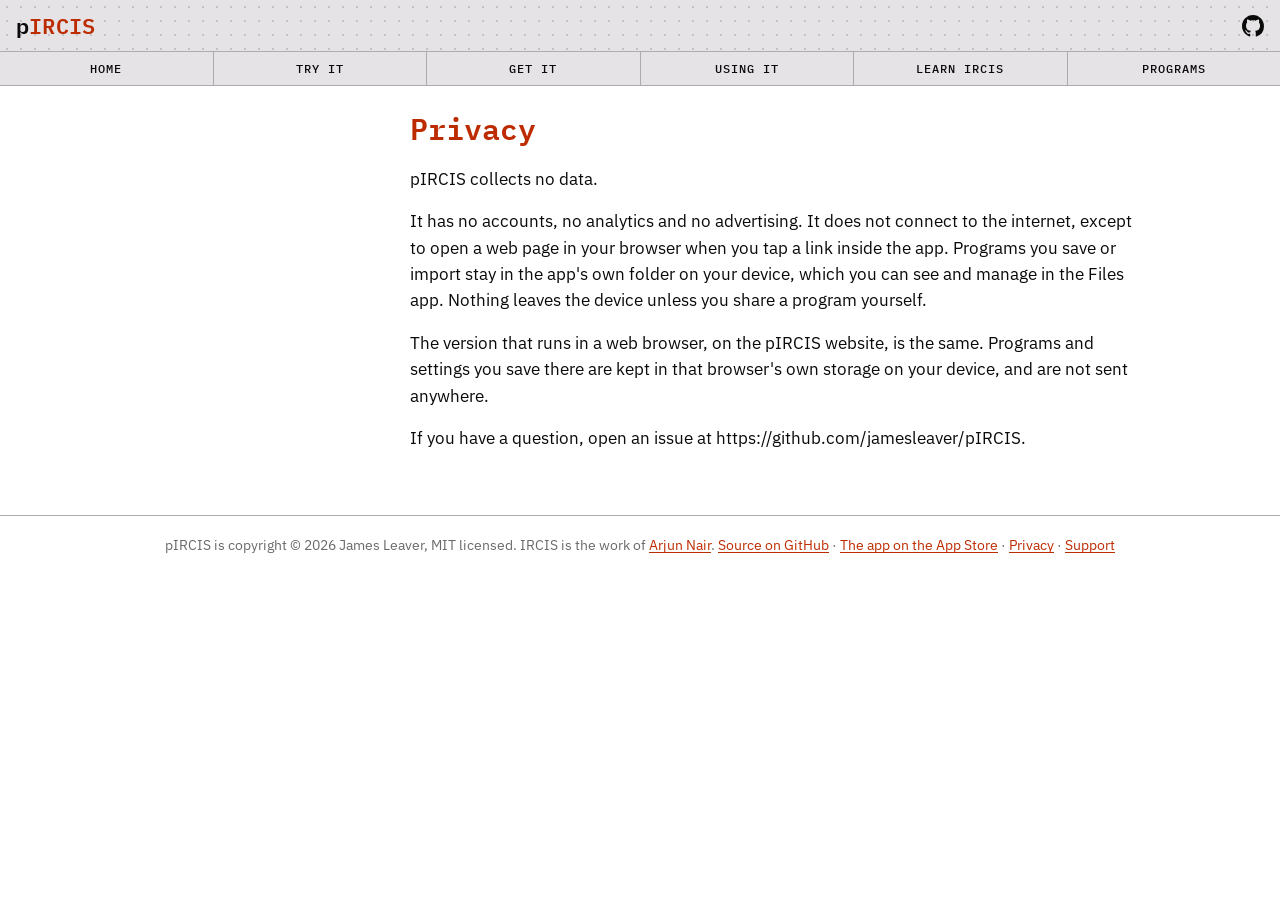
<file: docs/privacy.html>
<!doctype html>
<html lang="en">
<head>
<meta charset="utf-8">
<meta name="viewport" content="width=device-width, initial-scale=1">
<title>pIRCIS privacy policy</title>
<meta name="description" content="pIRCIS collects no data. The app's privacy policy.">
<link rel="canonical" href="https://pircis.fisheggs.au/privacy.html">
<meta property="og:type" content="website">
<meta property="og:site_name" content="pIRCIS">
<meta property="og:title" content="pIRCIS privacy policy">
<meta property="og:description" content="pIRCIS collects no data. The app's privacy policy.">
<meta property="og:url" content="https://pircis.fisheggs.au/privacy.html">
<meta property="og:image" content="https://pircis.fisheggs.au/shots/board.jpg">
<meta property="og:image:alt" content="pIRCIS running on a 4 inch ESP32 touchscreen">
<meta name="twitter:card" content="summary_large_image">
<meta name="twitter:title" content="pIRCIS privacy policy">
<meta name="twitter:description" content="pIRCIS collects no data. The app's privacy policy.">
<meta name="twitter:image" content="https://pircis.fisheggs.au/shots/board.jpg">
<link rel="icon" href="favicon.png" type="image/png" sizes="64x64">
<link rel="icon" href="icon-256.png" type="image/png" sizes="256x256">
<link rel="apple-touch-icon" href="apple-touch-icon.png">
<script type="application/ld+json">{"@context":"https://schema.org","@type":"WebPage","name":"pIRCIS privacy policy","description":"pIRCIS collects no data. The app's privacy policy.","url":"https://pircis.fisheggs.au/privacy.html"}</script>
<link rel="preconnect" href="https://fonts.googleapis.com">
<link rel="stylesheet" href="https://fonts.googleapis.com/css2?family=IBM+Plex+Mono:ital,wght@0,400;0,500;0,600;1,400&family=IBM+Plex+Sans:ital,wght@0,400;0,600;1,400&display=swap">
<link rel="stylesheet" href="site.css">
</head>
<body>
<div class="top">
<header class="bar">
  <a class="brand" href="index.html"><span class="p">p</span>IRCIS</a>
  <a class="totop" href="#" hidden aria-label="Back to the top" title="Back to the top"><svg viewBox="0 0 16 16" width="22" height="22" aria-hidden="true"><path fill="none" stroke="currentColor" stroke-width="2" stroke-linecap="round" stroke-linejoin="round" d="M8 14V3M3.5 7.5 8 3l4.5 4.5"/></svg></a><a class="gh" href="https://github.com/jamesleaver/pIRCIS" aria-label="pIRCIS on GitHub" title="pIRCIS on GitHub"><svg viewBox="0 0 16 16" width="22" height="22" aria-hidden="true"><path fill="currentColor" d="M8 0C3.58 0 0 3.58 0 8c0 3.54 2.29 6.53 5.47 7.59.4.07.55-.17.55-.38 0-.19-.01-.82-.01-1.49-2.01.37-2.53-.49-2.69-.94-.09-.23-.48-.94-.82-1.13-.28-.15-.68-.52-.01-.53.63-.01 1.08.58 1.23.82.72 1.21 1.87.87 2.33.66.07-.52.28-.87.51-1.07-1.78-.2-3.64-.89-3.64-3.95 0-.87.31-1.59.82-2.15-.08-.2-.36-1.02.08-2.12 0 0 .67-.21 2.2.82.64-.18 1.32-.27 2-.27.68 0 1.36.09 2 .27 1.53-1.04 2.2-.82 2.2-.82.44 1.1.16 1.92.08 2.12.51.56.82 1.27.82 2.15 0 3.07-1.87 3.75-3.65 3.95.29.25.54.73.54 1.48 0 1.07-.01 1.93-.01 2.2 0 .21.15.46.55.38A8.013 8.013 0 0 0 16 8c0-4.42-3.58-8-8-8z"/></svg></a>
</header>
<nav class="tabs" aria-label="Pages"><a class="tab" href="index.html"><span class="long">HOME</span><span class="short">HOME</span></a><a class="tab" href="play/"><span class="long">TRY IT</span><span class="short">TRY</span></a><a class="tab" href="get.html"><span class="long">GET IT</span><span class="short">GET IT</span></a><a class="tab" href="use.html"><span class="long">USING IT</span><span class="short">USING IT</span></a><a class="tab" href="learn.html"><span class="long">LEARN IRCIS</span><span class="short">LEARN</span></a><a class="tab" href="programs.html"><span class="long">PROGRAMS</span><span class="short">PROGS</span></a></nav>
</div>
<div class="wrap">

<main class="body" data-page="privacy">
<h1 class="title">Privacy</h1><p>pIRCIS collects no data.</p>
<p>It has no accounts, no analytics and no advertising. It does not connect to
the internet, except to open a web page in your browser when you tap a link
inside the app. Programs you save or import stay in the app's own folder on
your device, which you can see and manage in the Files app. Nothing leaves
the device unless you share a program yourself.</p>
<p>The version that runs in a web browser, on the pIRCIS website, is the same.
Programs and settings you save there are kept in that browser's own storage
on your device, and are not sent anywhere.</p>
<p>If you have a question, open an issue at
https://github.com/jamesleaver/pIRCIS.</p>
</main>
</div>
<footer class="foot">
  <p>pIRCIS is copyright &copy; 2026 James Leaver, MIT licensed. IRCIS is the work of
  <a href="https://github.com/batman-nair/IRCIS">Arjun Nair</a>.
  <a href="https://github.com/jamesleaver/pIRCIS">Source on GitHub</a> &middot;
  <a href="https://apps.apple.com/app/id6809655892">The app on the App Store</a> &middot;
  <a href="privacy.html">Privacy</a> &middot;
  <a href="support.html">Support</a></p>
</footer>
<script src="site.js"></script>
</body>
</html>
</file>
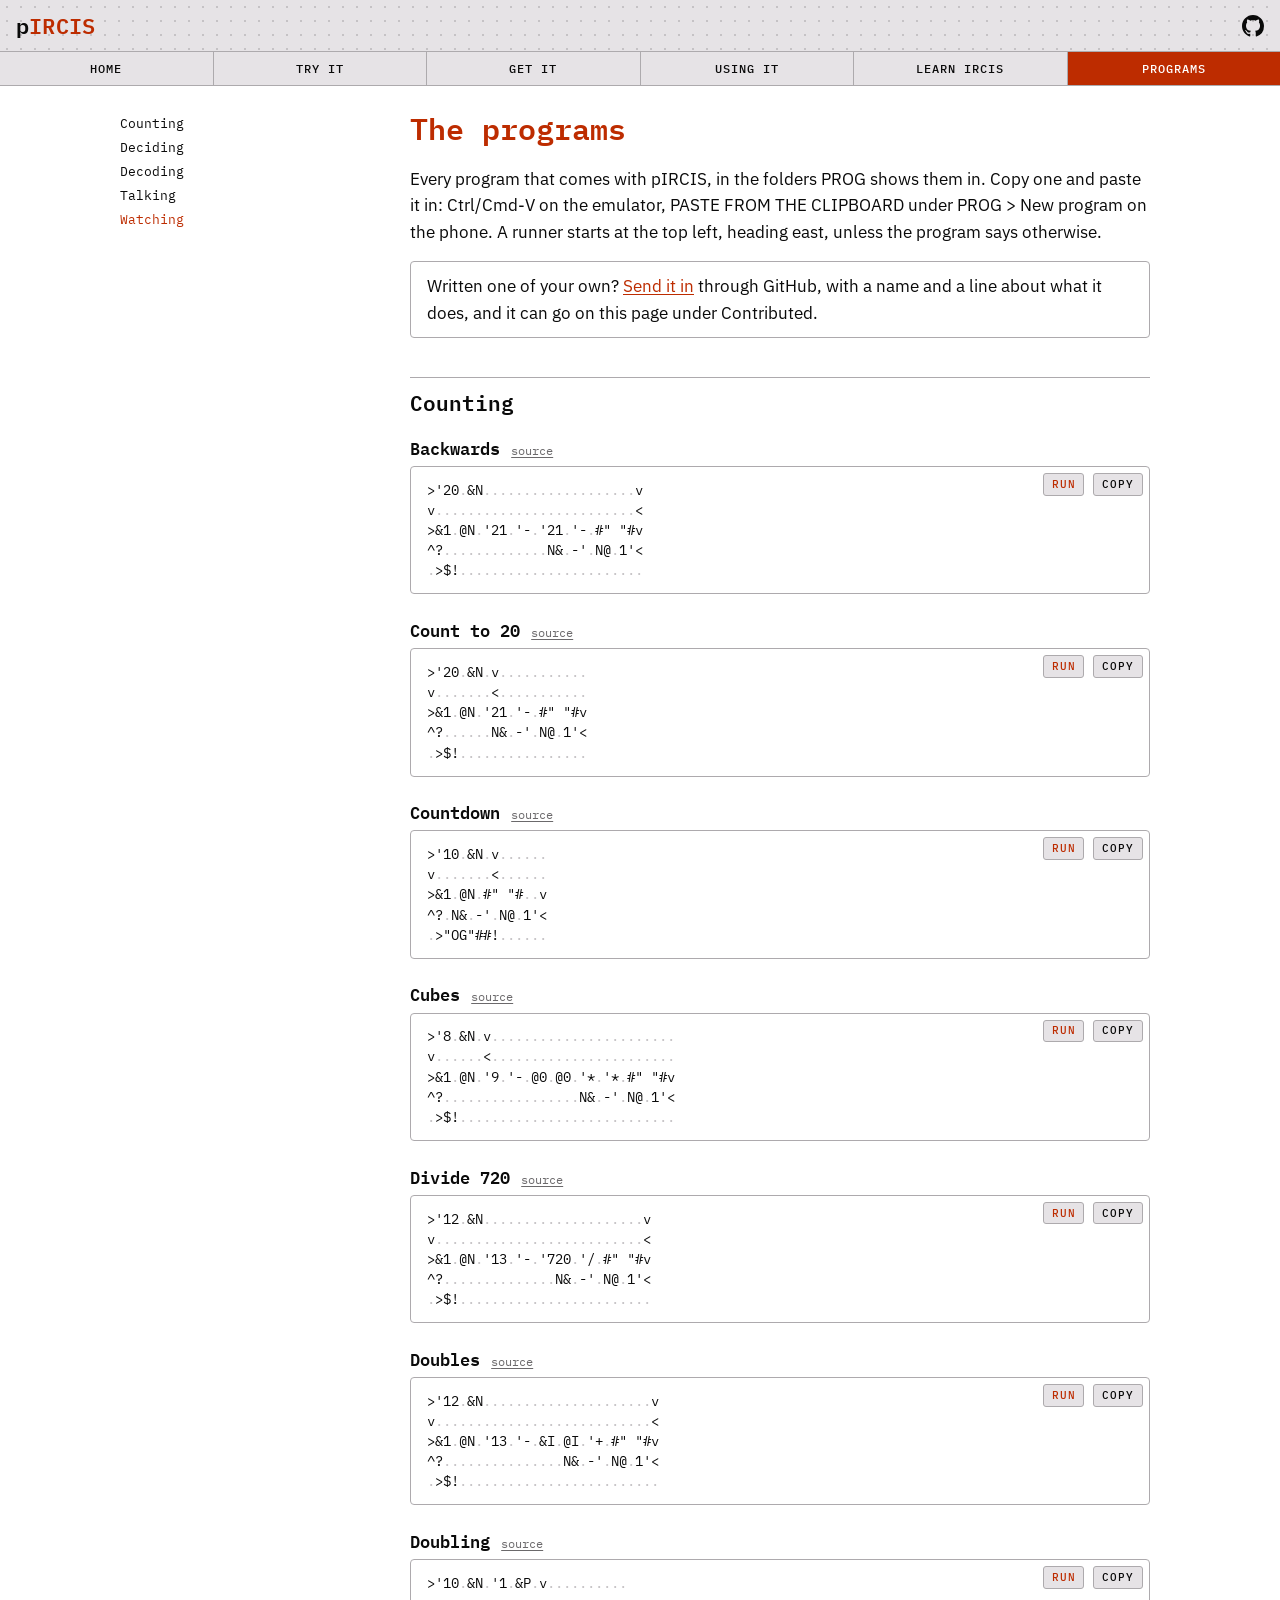
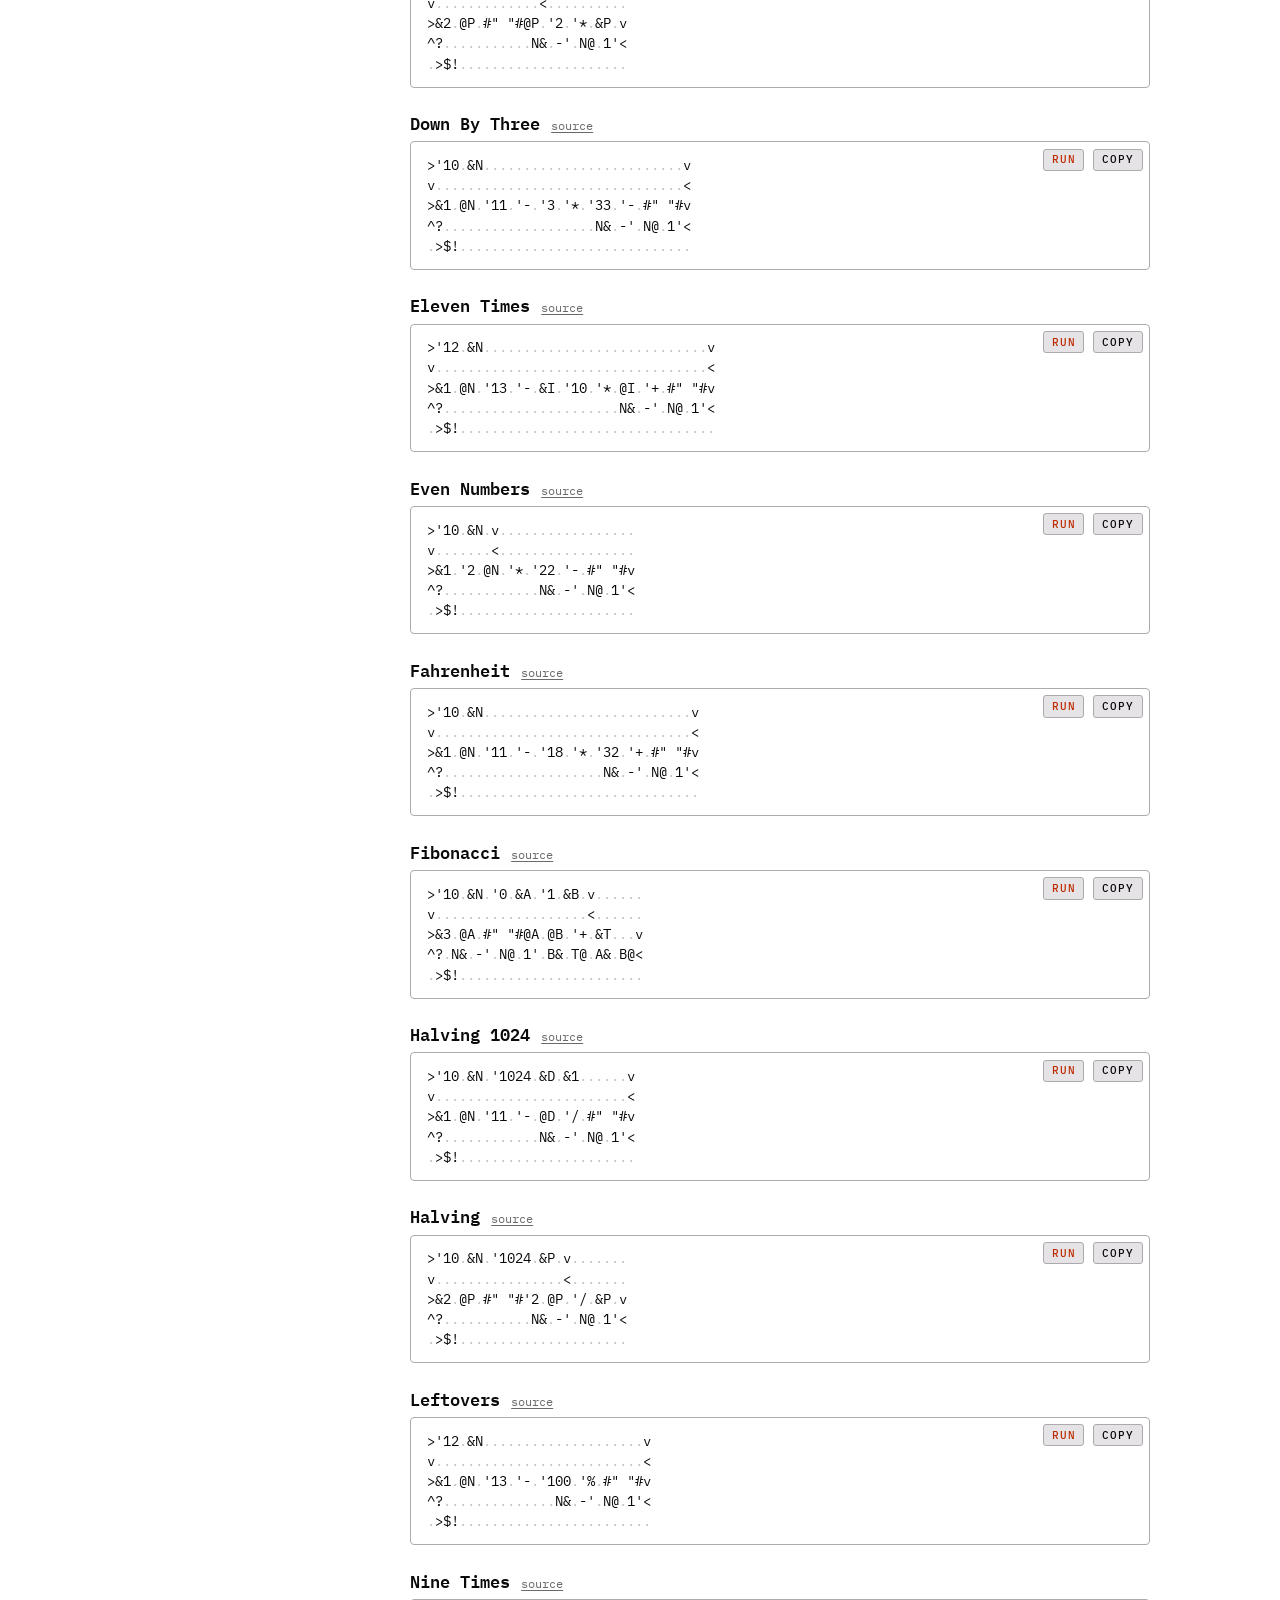
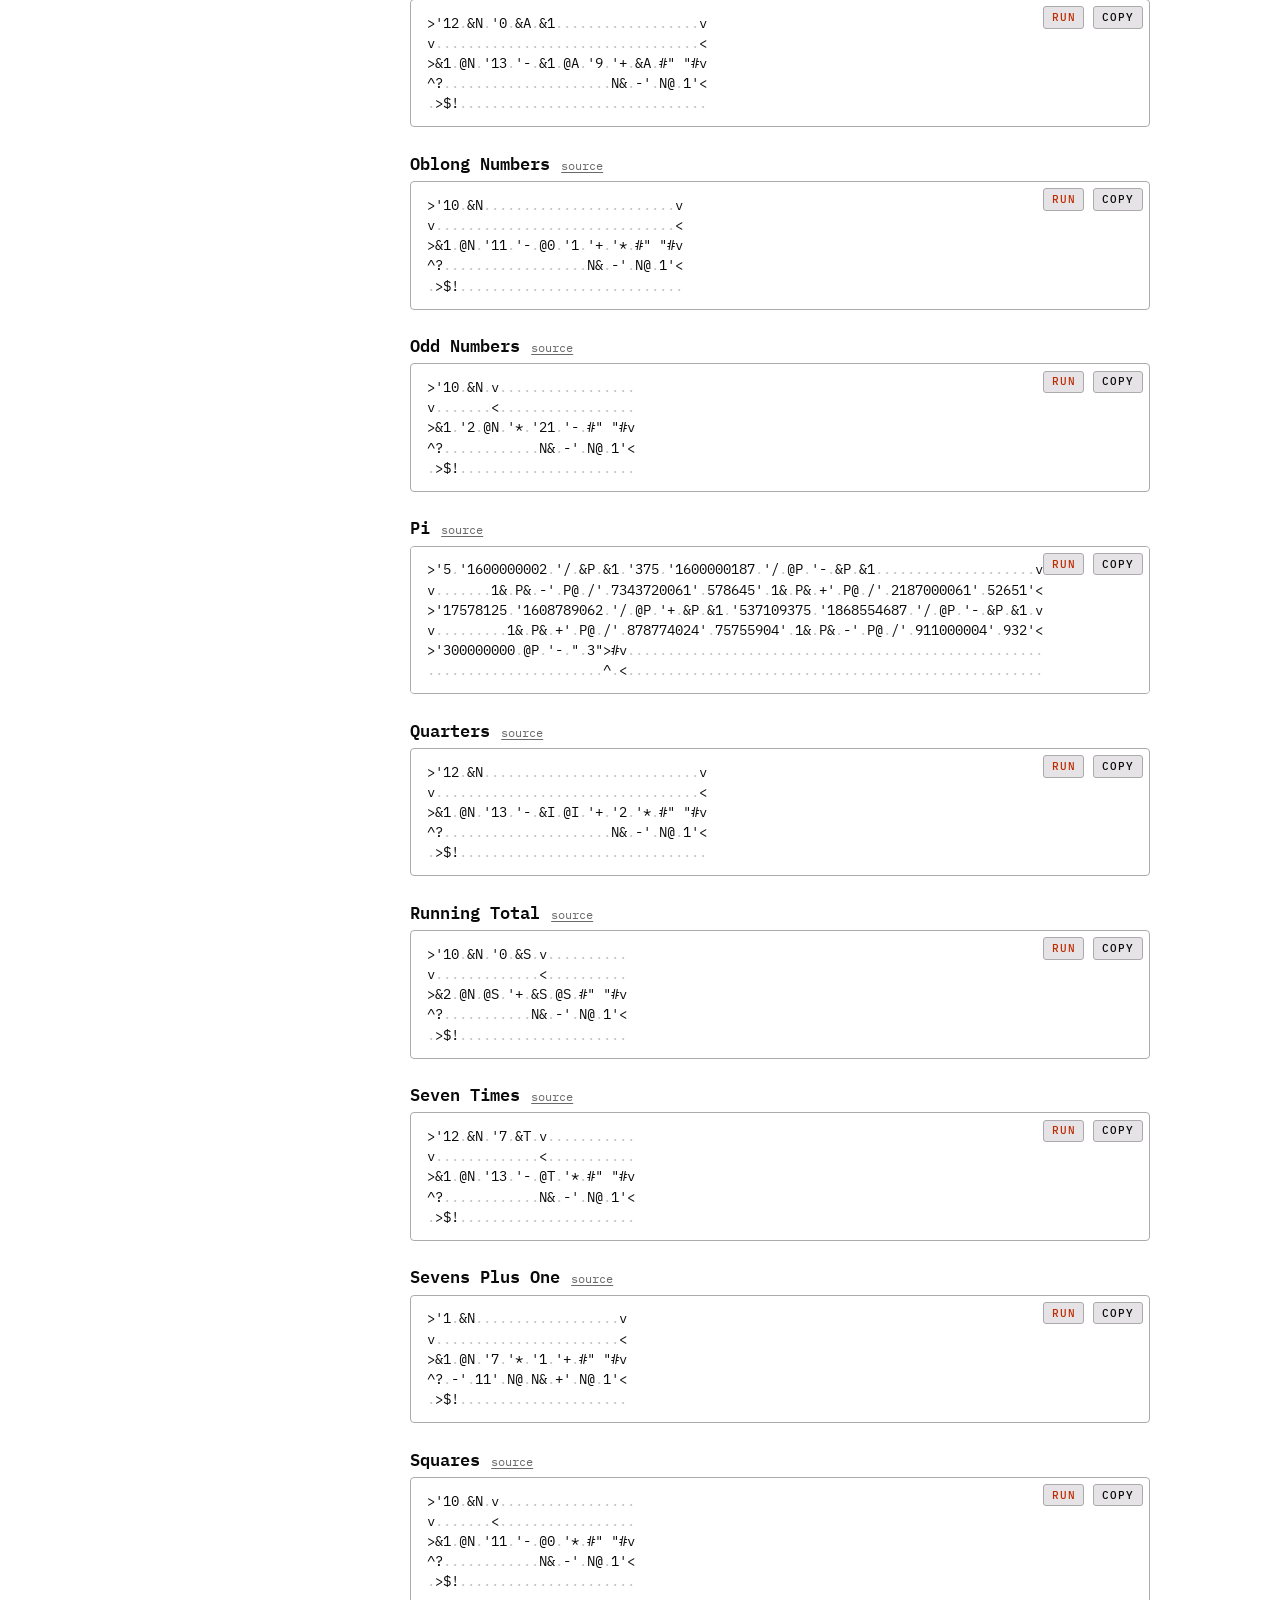
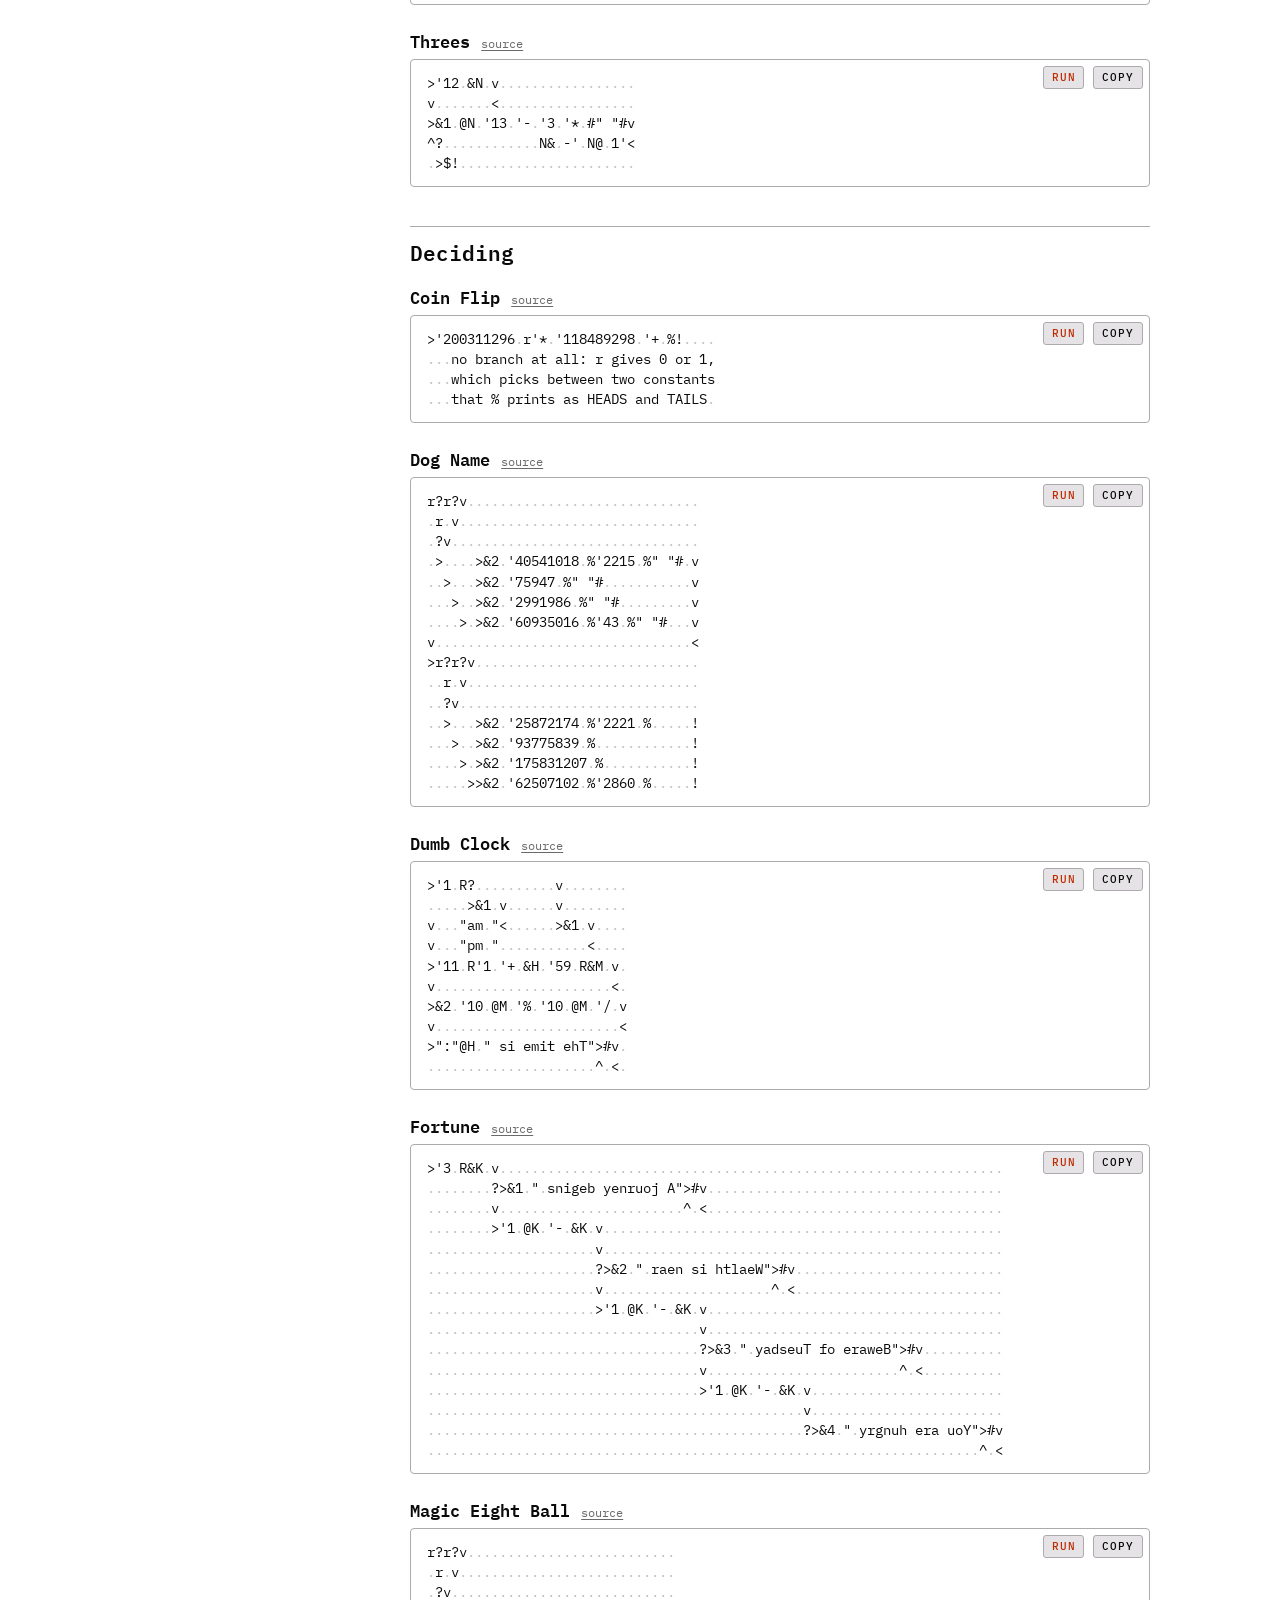
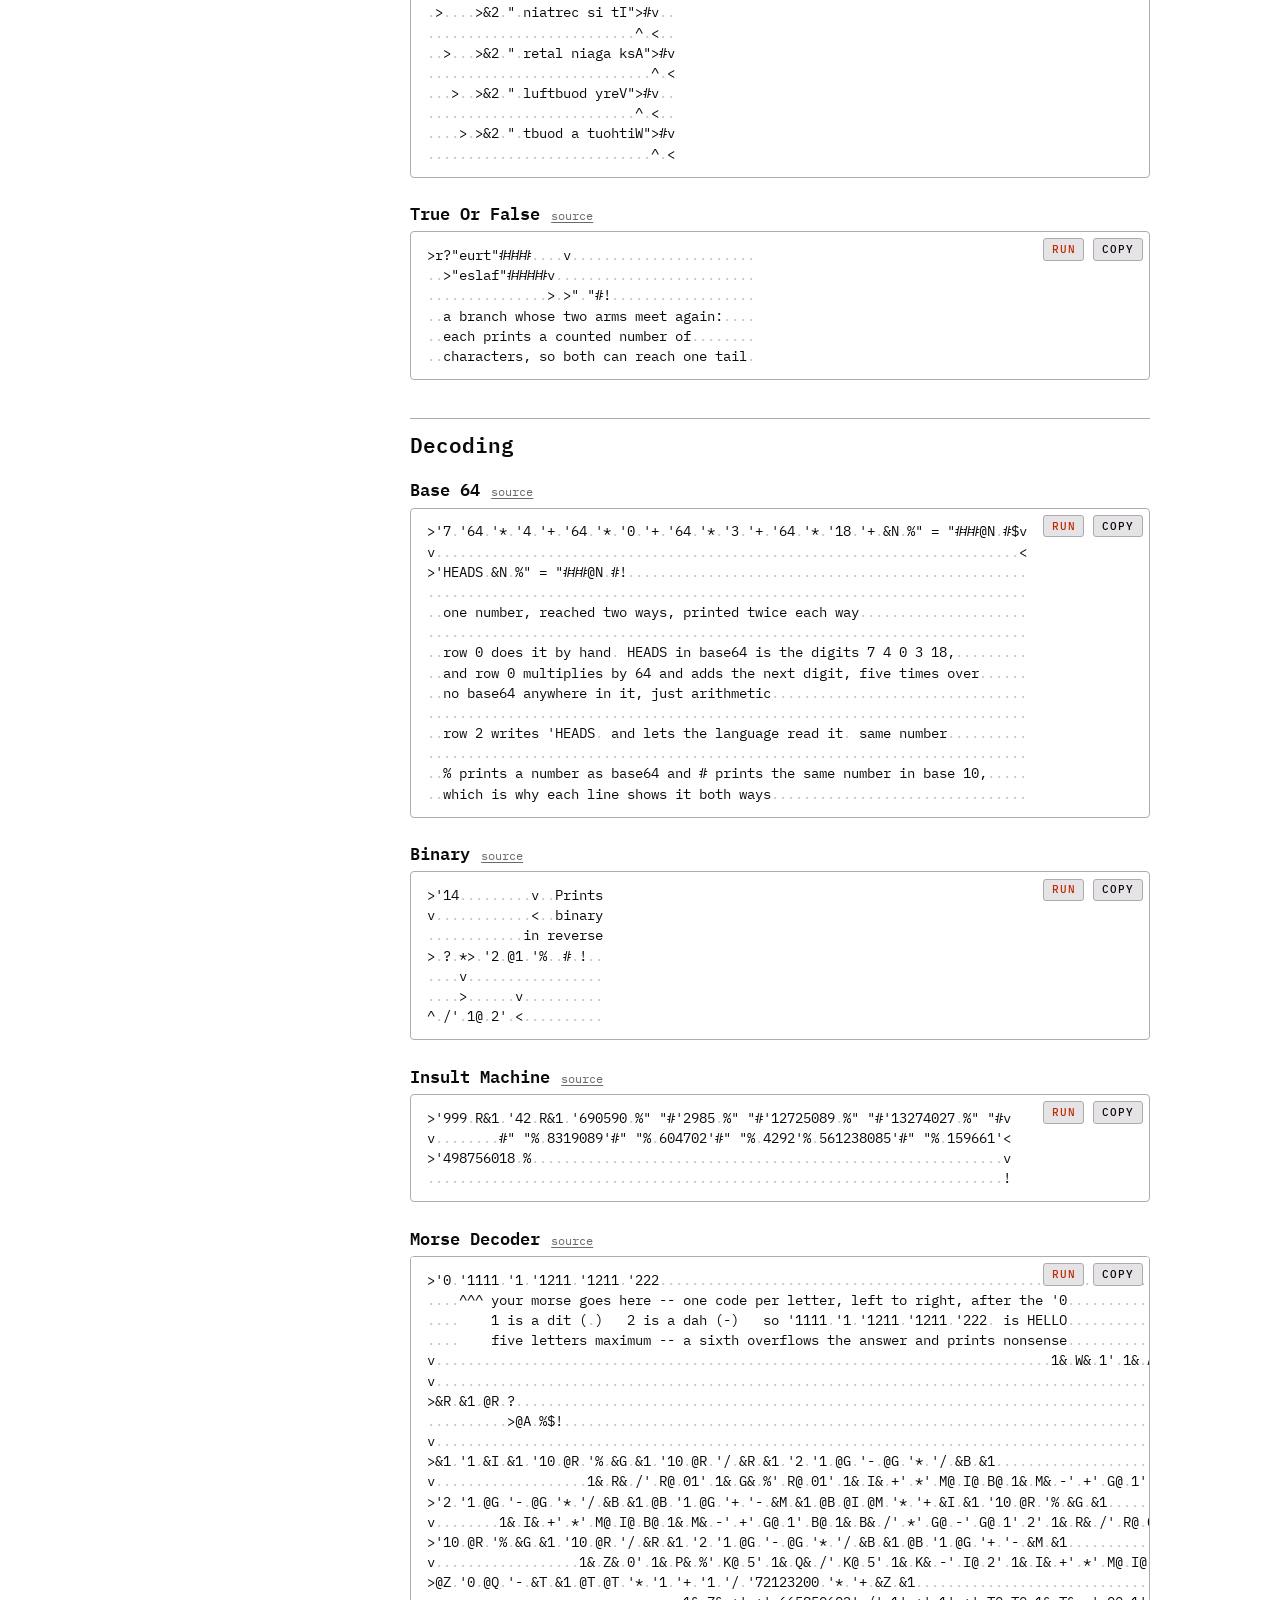
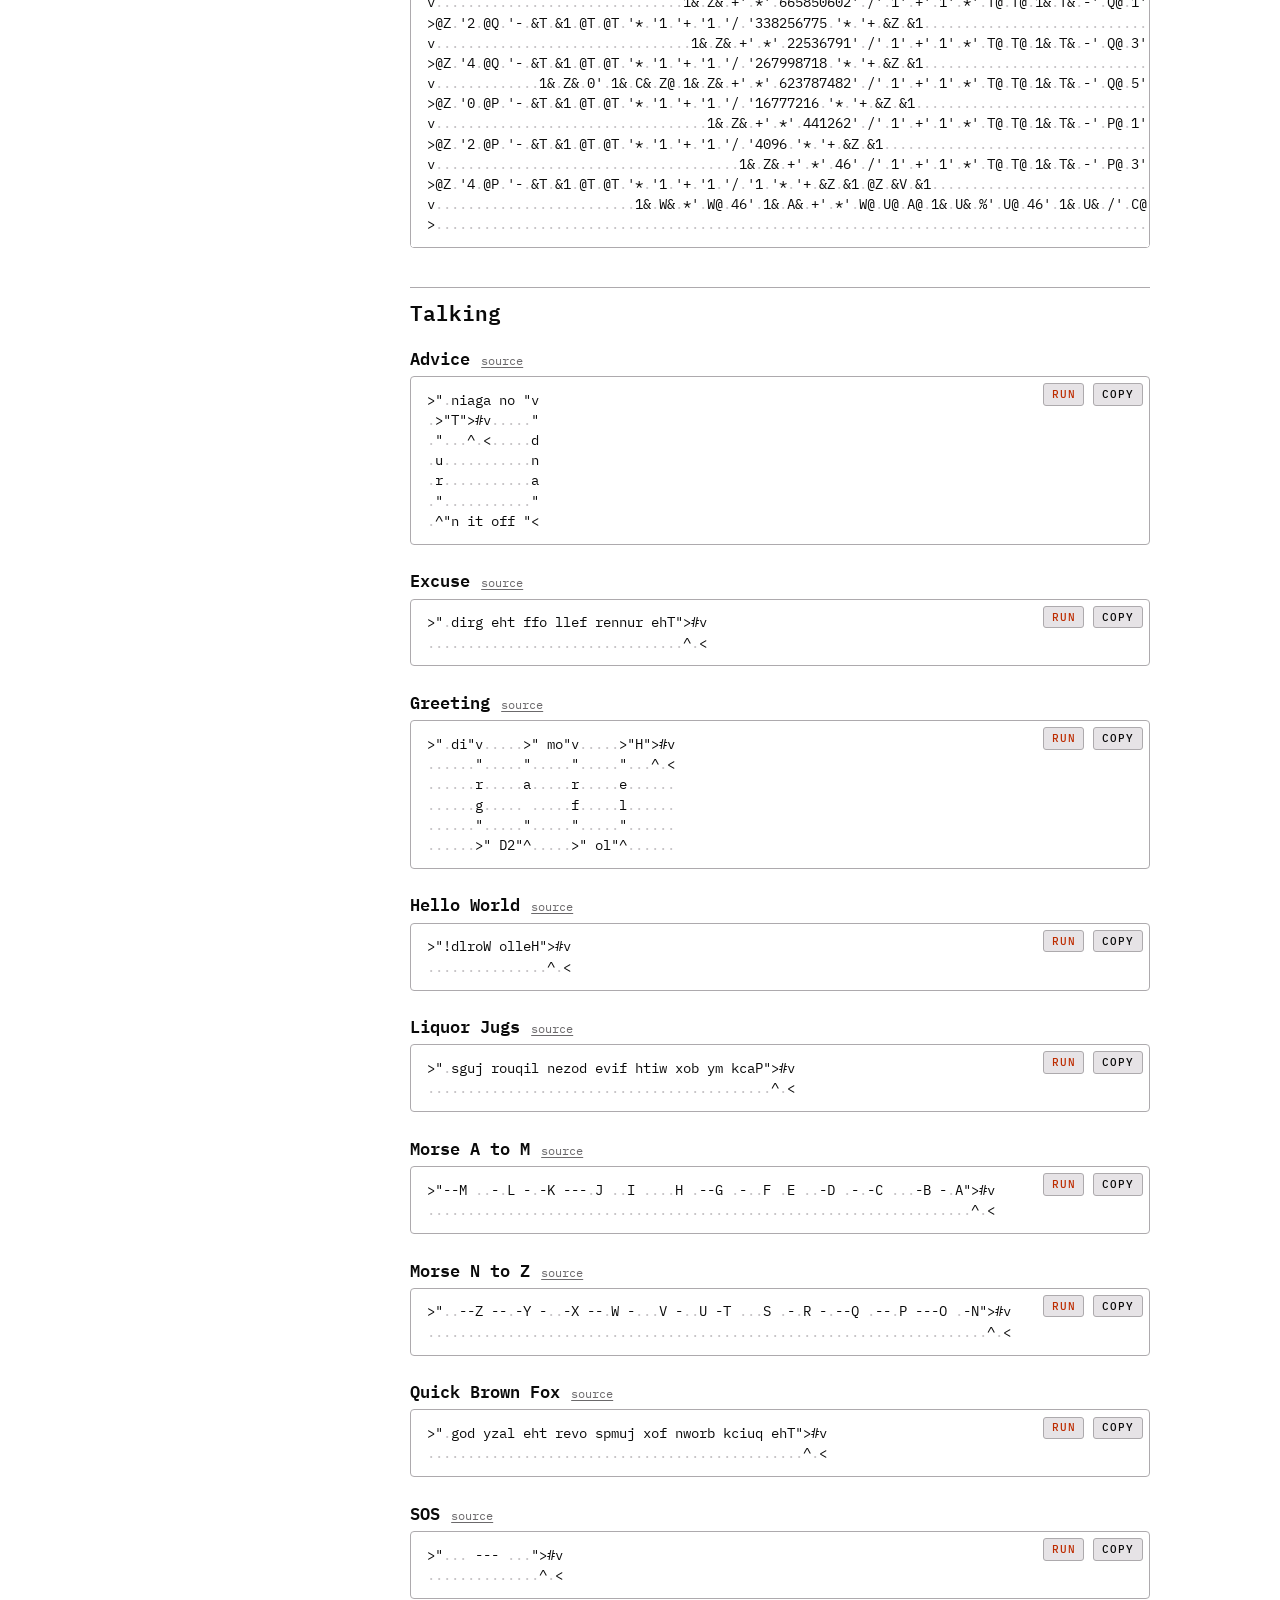
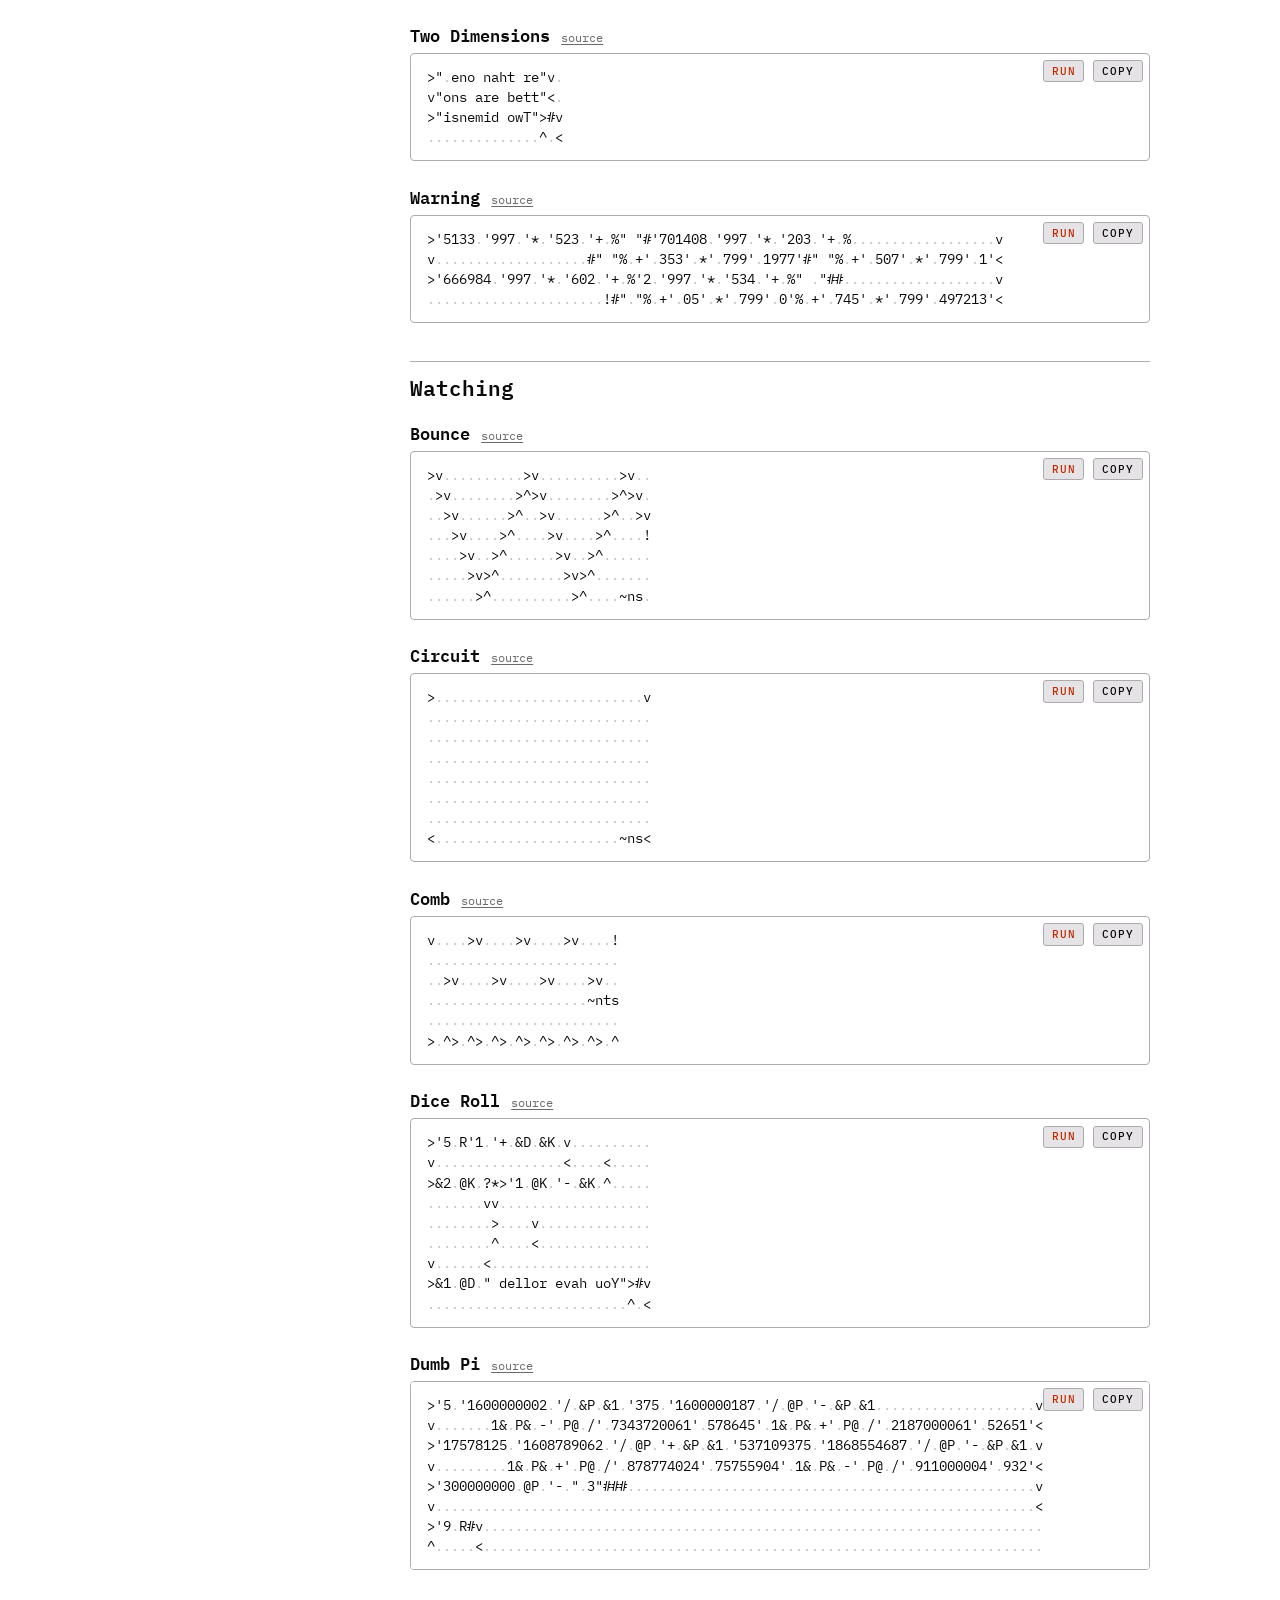
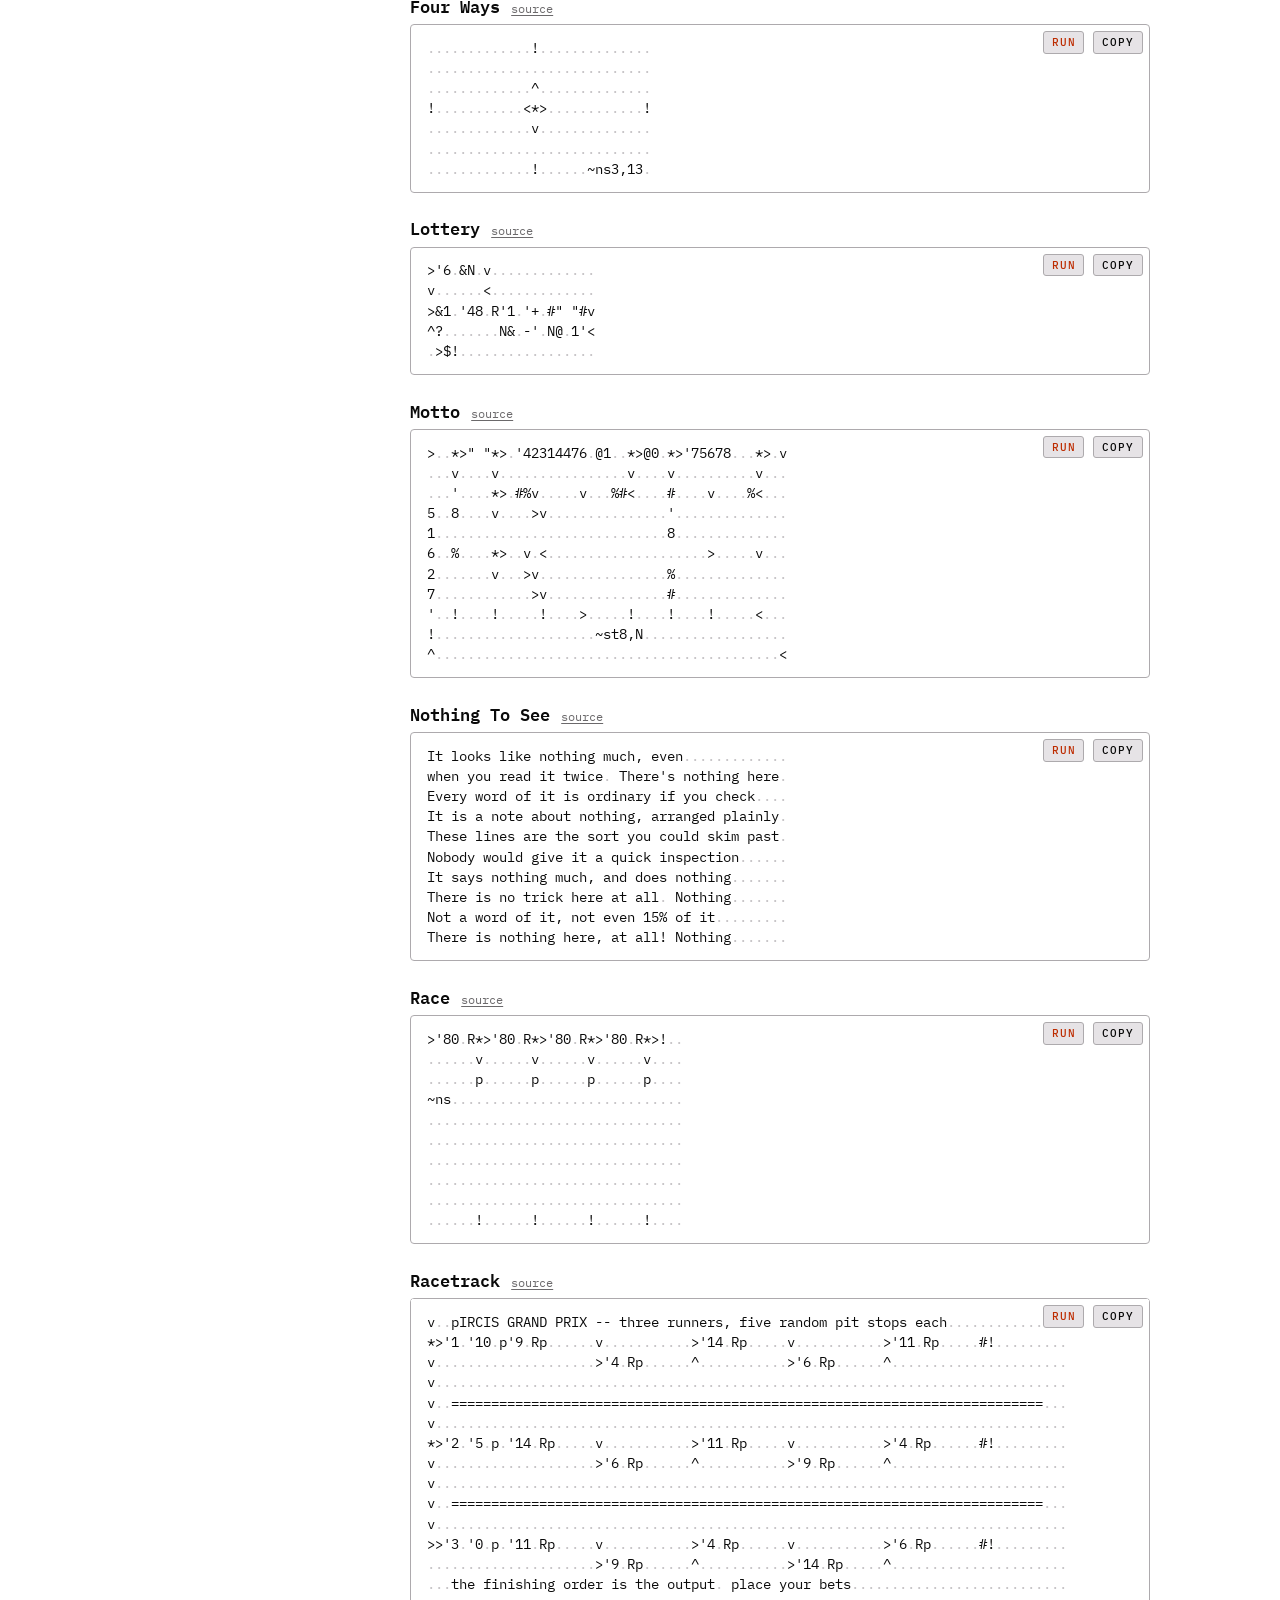
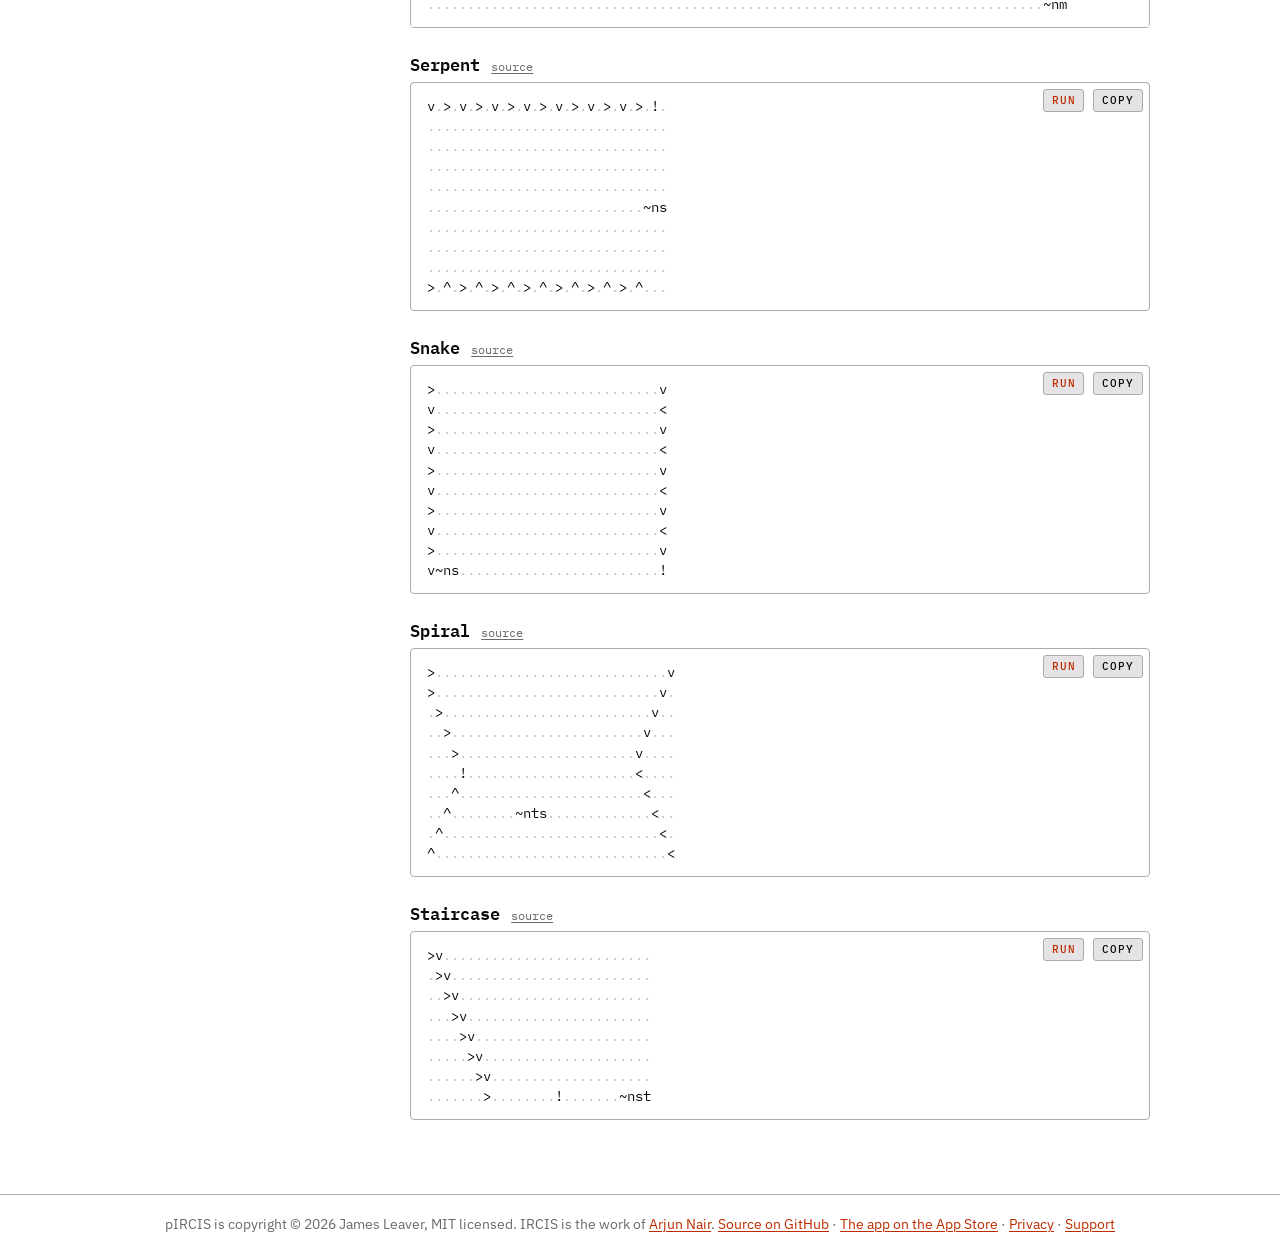
<file: docs/programs.html>
<!doctype html>
<html lang="en">
<head>
<meta charset="utf-8">
<meta name="viewport" content="width=device-width, initial-scale=1">
<title>IRCIS programs to copy and run</title>
<meta name="description" content="Every IRCIS program bundled with pIRCIS, ready to copy and paste into the emulator or the app.">
<link rel="canonical" href="https://pircis.fisheggs.au/programs.html">
<meta property="og:type" content="website">
<meta property="og:site_name" content="pIRCIS">
<meta property="og:title" content="IRCIS programs to copy and run">
<meta property="og:description" content="Every IRCIS program bundled with pIRCIS, ready to copy and paste into the emulator or the app.">
<meta property="og:url" content="https://pircis.fisheggs.au/programs.html">
<meta property="og:image" content="https://pircis.fisheggs.au/shots/board.jpg">
<meta property="og:image:alt" content="pIRCIS running on a 4 inch ESP32 touchscreen">
<meta name="twitter:card" content="summary_large_image">
<meta name="twitter:title" content="IRCIS programs to copy and run">
<meta name="twitter:description" content="Every IRCIS program bundled with pIRCIS, ready to copy and paste into the emulator or the app.">
<meta name="twitter:image" content="https://pircis.fisheggs.au/shots/board.jpg">
<link rel="icon" href="favicon.png" type="image/png" sizes="64x64">
<link rel="icon" href="icon-256.png" type="image/png" sizes="256x256">
<link rel="apple-touch-icon" href="apple-touch-icon.png">
<script type="application/ld+json">{"@context":"https://schema.org","@type":"WebPage","name":"IRCIS programs to copy and run","description":"Every IRCIS program bundled with pIRCIS, ready to copy and paste into the emulator or the app.","url":"https://pircis.fisheggs.au/programs.html"}</script>
<link rel="preconnect" href="https://fonts.googleapis.com">
<link rel="stylesheet" href="https://fonts.googleapis.com/css2?family=IBM+Plex+Mono:ital,wght@0,400;0,500;0,600;1,400&family=IBM+Plex+Sans:ital,wght@0,400;0,600;1,400&display=swap">
<link rel="stylesheet" href="site.css">
</head>
<body>
<div class="top">
<header class="bar">
  <a class="brand" href="index.html"><span class="p">p</span>IRCIS</a>
  <a class="totop" href="#" hidden aria-label="Back to the top" title="Back to the top"><svg viewBox="0 0 16 16" width="22" height="22" aria-hidden="true"><path fill="none" stroke="currentColor" stroke-width="2" stroke-linecap="round" stroke-linejoin="round" d="M8 14V3M3.5 7.5 8 3l4.5 4.5"/></svg></a><a class="gh" href="https://github.com/jamesleaver/pIRCIS" aria-label="pIRCIS on GitHub" title="pIRCIS on GitHub"><svg viewBox="0 0 16 16" width="22" height="22" aria-hidden="true"><path fill="currentColor" d="M8 0C3.58 0 0 3.58 0 8c0 3.54 2.29 6.53 5.47 7.59.4.07.55-.17.55-.38 0-.19-.01-.82-.01-1.49-2.01.37-2.53-.49-2.69-.94-.09-.23-.48-.94-.82-1.13-.28-.15-.68-.52-.01-.53.63-.01 1.08.58 1.23.82.72 1.21 1.87.87 2.33.66.07-.52.28-.87.51-1.07-1.78-.2-3.64-.89-3.64-3.95 0-.87.31-1.59.82-2.15-.08-.2-.36-1.02.08-2.12 0 0 .67-.21 2.2.82.64-.18 1.32-.27 2-.27.68 0 1.36.09 2 .27 1.53-1.04 2.2-.82 2.2-.82.44 1.1.16 1.92.08 2.12.51.56.82 1.27.82 2.15 0 3.07-1.87 3.75-3.65 3.95.29.25.54.73.54 1.48 0 1.07-.01 1.93-.01 2.2 0 .21.15.46.55.38A8.013 8.013 0 0 0 16 8c0-4.42-3.58-8-8-8z"/></svg></a>
</header>
<nav class="tabs" aria-label="Pages"><a class="tab" href="index.html"><span class="long">HOME</span><span class="short">HOME</span></a><a class="tab" href="play/"><span class="long">TRY IT</span><span class="short">TRY</span></a><a class="tab" href="get.html"><span class="long">GET IT</span><span class="short">GET IT</span></a><a class="tab" href="use.html"><span class="long">USING IT</span><span class="short">USING IT</span></a><a class="tab" href="learn.html"><span class="long">LEARN IRCIS</span><span class="short">LEARN</span></a><a class="tab on" href="programs.html"><span class="long">PROGRAMS</span><span class="short">PROGS</span></a></nav>
</div>
<div class="wrap with-side">
<aside class="side"><nav aria-label="Contents"><ul><li><a href="#counting">Counting</a></li><li><a href="#deciding">Deciding</a></li><li><a href="#decoding">Decoding</a></li><li><a href="#talking">Talking</a></li><li><a href="#watching">Watching</a></li></ul></nav></aside>
<main class="body" data-page="programs">
<h1 class="title">The programs</h1>
<p>Every program that comes with pIRCIS, in the folders PROG shows them in. Copy one and paste it in: Ctrl/Cmd-V on the emulator, PASTE FROM THE CLIPBOARD under PROG &gt; New program on the phone. A runner starts at the top left, heading east, unless the program says otherwise.</p>
<p class="submit">Written one of your own? <a href="https://github.com/jamesleaver/pIRCIS/issues/new?template=program.yml">Send it in</a> through GitHub, with a name and a line about what it does, and it can go on this page under Contributed.</p>
<h2 id="counting">Counting</h2>
<article class="prog" id="backwards"><h3>Backwards <a class="src" href="https://github.com/jamesleaver/pIRCIS/blob/main/programs/Counting/Backwards.txt">source</a></h3><div class="frame"><button class="copy" type="button" title="Copy the program">copy</button><a class="copy run" href="play/" title="Run it in your browser">run</a><pre><code>&gt;'20<span class="d">.</span>&amp;N<span class="d">.</span><span class="d">.</span><span class="d">.</span><span class="d">.</span><span class="d">.</span><span class="d">.</span><span class="d">.</span><span class="d">.</span><span class="d">.</span><span class="d">.</span><span class="d">.</span><span class="d">.</span><span class="d">.</span><span class="d">.</span><span class="d">.</span><span class="d">.</span><span class="d">.</span><span class="d">.</span><span class="d">.</span>v
v<span class="d">.</span><span class="d">.</span><span class="d">.</span><span class="d">.</span><span class="d">.</span><span class="d">.</span><span class="d">.</span><span class="d">.</span><span class="d">.</span><span class="d">.</span><span class="d">.</span><span class="d">.</span><span class="d">.</span><span class="d">.</span><span class="d">.</span><span class="d">.</span><span class="d">.</span><span class="d">.</span><span class="d">.</span><span class="d">.</span><span class="d">.</span><span class="d">.</span><span class="d">.</span><span class="d">.</span><span class="d">.</span>&lt;
&gt;&amp;1<span class="d">.</span>@N<span class="d">.</span>'21<span class="d">.</span>'-<span class="d">.</span>'21<span class="d">.</span>'-<span class="d">.</span>#" "#v
^?<span class="d">.</span><span class="d">.</span><span class="d">.</span><span class="d">.</span><span class="d">.</span><span class="d">.</span><span class="d">.</span><span class="d">.</span><span class="d">.</span><span class="d">.</span><span class="d">.</span><span class="d">.</span><span class="d">.</span>N&amp;<span class="d">.</span>-'<span class="d">.</span>N@<span class="d">.</span>1'&lt;
<span class="d">.</span>&gt;$!<span class="d">.</span><span class="d">.</span><span class="d">.</span><span class="d">.</span><span class="d">.</span><span class="d">.</span><span class="d">.</span><span class="d">.</span><span class="d">.</span><span class="d">.</span><span class="d">.</span><span class="d">.</span><span class="d">.</span><span class="d">.</span><span class="d">.</span><span class="d">.</span><span class="d">.</span><span class="d">.</span><span class="d">.</span><span class="d">.</span><span class="d">.</span><span class="d">.</span><span class="d">.</span></code></pre></div></article>
<article class="prog" id="count-to-20"><h3>Count to 20 <a class="src" href="https://github.com/jamesleaver/pIRCIS/blob/main/programs/Counting/Count-to-20.txt">source</a></h3><div class="frame"><button class="copy" type="button" title="Copy the program">copy</button><a class="copy run" href="play/" title="Run it in your browser">run</a><pre><code>&gt;'20<span class="d">.</span>&amp;N<span class="d">.</span>v<span class="d">.</span><span class="d">.</span><span class="d">.</span><span class="d">.</span><span class="d">.</span><span class="d">.</span><span class="d">.</span><span class="d">.</span><span class="d">.</span><span class="d">.</span><span class="d">.</span>
v<span class="d">.</span><span class="d">.</span><span class="d">.</span><span class="d">.</span><span class="d">.</span><span class="d">.</span><span class="d">.</span>&lt;<span class="d">.</span><span class="d">.</span><span class="d">.</span><span class="d">.</span><span class="d">.</span><span class="d">.</span><span class="d">.</span><span class="d">.</span><span class="d">.</span><span class="d">.</span><span class="d">.</span>
&gt;&amp;1<span class="d">.</span>@N<span class="d">.</span>'21<span class="d">.</span>'-<span class="d">.</span>#" "#v
^?<span class="d">.</span><span class="d">.</span><span class="d">.</span><span class="d">.</span><span class="d">.</span><span class="d">.</span>N&amp;<span class="d">.</span>-'<span class="d">.</span>N@<span class="d">.</span>1'&lt;
<span class="d">.</span>&gt;$!<span class="d">.</span><span class="d">.</span><span class="d">.</span><span class="d">.</span><span class="d">.</span><span class="d">.</span><span class="d">.</span><span class="d">.</span><span class="d">.</span><span class="d">.</span><span class="d">.</span><span class="d">.</span><span class="d">.</span><span class="d">.</span><span class="d">.</span><span class="d">.</span></code></pre></div></article>
<article class="prog" id="countdown"><h3>Countdown <a class="src" href="https://github.com/jamesleaver/pIRCIS/blob/main/programs/Counting/Countdown.txt">source</a></h3><div class="frame"><button class="copy" type="button" title="Copy the program">copy</button><a class="copy run" href="play/" title="Run it in your browser">run</a><pre><code>&gt;'10<span class="d">.</span>&amp;N<span class="d">.</span>v<span class="d">.</span><span class="d">.</span><span class="d">.</span><span class="d">.</span><span class="d">.</span><span class="d">.</span>
v<span class="d">.</span><span class="d">.</span><span class="d">.</span><span class="d">.</span><span class="d">.</span><span class="d">.</span><span class="d">.</span>&lt;<span class="d">.</span><span class="d">.</span><span class="d">.</span><span class="d">.</span><span class="d">.</span><span class="d">.</span>
&gt;&amp;1<span class="d">.</span>@N<span class="d">.</span>#" "#<span class="d">.</span><span class="d">.</span>v
^?<span class="d">.</span>N&amp;<span class="d">.</span>-'<span class="d">.</span>N@<span class="d">.</span>1'&lt;
<span class="d">.</span>&gt;"OG"##!<span class="d">.</span><span class="d">.</span><span class="d">.</span><span class="d">.</span><span class="d">.</span><span class="d">.</span></code></pre></div></article>
<article class="prog" id="cubes"><h3>Cubes <a class="src" href="https://github.com/jamesleaver/pIRCIS/blob/main/programs/Counting/Cubes.txt">source</a></h3><div class="frame"><button class="copy" type="button" title="Copy the program">copy</button><a class="copy run" href="play/" title="Run it in your browser">run</a><pre><code>&gt;'8<span class="d">.</span>&amp;N<span class="d">.</span>v<span class="d">.</span><span class="d">.</span><span class="d">.</span><span class="d">.</span><span class="d">.</span><span class="d">.</span><span class="d">.</span><span class="d">.</span><span class="d">.</span><span class="d">.</span><span class="d">.</span><span class="d">.</span><span class="d">.</span><span class="d">.</span><span class="d">.</span><span class="d">.</span><span class="d">.</span><span class="d">.</span><span class="d">.</span><span class="d">.</span><span class="d">.</span><span class="d">.</span><span class="d">.</span>
v<span class="d">.</span><span class="d">.</span><span class="d">.</span><span class="d">.</span><span class="d">.</span><span class="d">.</span>&lt;<span class="d">.</span><span class="d">.</span><span class="d">.</span><span class="d">.</span><span class="d">.</span><span class="d">.</span><span class="d">.</span><span class="d">.</span><span class="d">.</span><span class="d">.</span><span class="d">.</span><span class="d">.</span><span class="d">.</span><span class="d">.</span><span class="d">.</span><span class="d">.</span><span class="d">.</span><span class="d">.</span><span class="d">.</span><span class="d">.</span><span class="d">.</span><span class="d">.</span><span class="d">.</span>
&gt;&amp;1<span class="d">.</span>@N<span class="d">.</span>'9<span class="d">.</span>'-<span class="d">.</span>@0<span class="d">.</span>@0<span class="d">.</span>'*<span class="d">.</span>'*<span class="d">.</span>#" "#v
^?<span class="d">.</span><span class="d">.</span><span class="d">.</span><span class="d">.</span><span class="d">.</span><span class="d">.</span><span class="d">.</span><span class="d">.</span><span class="d">.</span><span class="d">.</span><span class="d">.</span><span class="d">.</span><span class="d">.</span><span class="d">.</span><span class="d">.</span><span class="d">.</span><span class="d">.</span>N&amp;<span class="d">.</span>-'<span class="d">.</span>N@<span class="d">.</span>1'&lt;
<span class="d">.</span>&gt;$!<span class="d">.</span><span class="d">.</span><span class="d">.</span><span class="d">.</span><span class="d">.</span><span class="d">.</span><span class="d">.</span><span class="d">.</span><span class="d">.</span><span class="d">.</span><span class="d">.</span><span class="d">.</span><span class="d">.</span><span class="d">.</span><span class="d">.</span><span class="d">.</span><span class="d">.</span><span class="d">.</span><span class="d">.</span><span class="d">.</span><span class="d">.</span><span class="d">.</span><span class="d">.</span><span class="d">.</span><span class="d">.</span><span class="d">.</span><span class="d">.</span></code></pre></div></article>
<article class="prog" id="divide-720"><h3>Divide 720 <a class="src" href="https://github.com/jamesleaver/pIRCIS/blob/main/programs/Counting/Divide-720.txt">source</a></h3><div class="frame"><button class="copy" type="button" title="Copy the program">copy</button><a class="copy run" href="play/" title="Run it in your browser">run</a><pre><code>&gt;'12<span class="d">.</span>&amp;N<span class="d">.</span><span class="d">.</span><span class="d">.</span><span class="d">.</span><span class="d">.</span><span class="d">.</span><span class="d">.</span><span class="d">.</span><span class="d">.</span><span class="d">.</span><span class="d">.</span><span class="d">.</span><span class="d">.</span><span class="d">.</span><span class="d">.</span><span class="d">.</span><span class="d">.</span><span class="d">.</span><span class="d">.</span><span class="d">.</span>v
v<span class="d">.</span><span class="d">.</span><span class="d">.</span><span class="d">.</span><span class="d">.</span><span class="d">.</span><span class="d">.</span><span class="d">.</span><span class="d">.</span><span class="d">.</span><span class="d">.</span><span class="d">.</span><span class="d">.</span><span class="d">.</span><span class="d">.</span><span class="d">.</span><span class="d">.</span><span class="d">.</span><span class="d">.</span><span class="d">.</span><span class="d">.</span><span class="d">.</span><span class="d">.</span><span class="d">.</span><span class="d">.</span><span class="d">.</span>&lt;
&gt;&amp;1<span class="d">.</span>@N<span class="d">.</span>'13<span class="d">.</span>'-<span class="d">.</span>'720<span class="d">.</span>'/<span class="d">.</span>#" "#v
^?<span class="d">.</span><span class="d">.</span><span class="d">.</span><span class="d">.</span><span class="d">.</span><span class="d">.</span><span class="d">.</span><span class="d">.</span><span class="d">.</span><span class="d">.</span><span class="d">.</span><span class="d">.</span><span class="d">.</span><span class="d">.</span>N&amp;<span class="d">.</span>-'<span class="d">.</span>N@<span class="d">.</span>1'&lt;
<span class="d">.</span>&gt;$!<span class="d">.</span><span class="d">.</span><span class="d">.</span><span class="d">.</span><span class="d">.</span><span class="d">.</span><span class="d">.</span><span class="d">.</span><span class="d">.</span><span class="d">.</span><span class="d">.</span><span class="d">.</span><span class="d">.</span><span class="d">.</span><span class="d">.</span><span class="d">.</span><span class="d">.</span><span class="d">.</span><span class="d">.</span><span class="d">.</span><span class="d">.</span><span class="d">.</span><span class="d">.</span><span class="d">.</span></code></pre></div></article>
<article class="prog" id="doubles"><h3>Doubles <a class="src" href="https://github.com/jamesleaver/pIRCIS/blob/main/programs/Counting/Doubles.txt">source</a></h3><div class="frame"><button class="copy" type="button" title="Copy the program">copy</button><a class="copy run" href="play/" title="Run it in your browser">run</a><pre><code>&gt;'12<span class="d">.</span>&amp;N<span class="d">.</span><span class="d">.</span><span class="d">.</span><span class="d">.</span><span class="d">.</span><span class="d">.</span><span class="d">.</span><span class="d">.</span><span class="d">.</span><span class="d">.</span><span class="d">.</span><span class="d">.</span><span class="d">.</span><span class="d">.</span><span class="d">.</span><span class="d">.</span><span class="d">.</span><span class="d">.</span><span class="d">.</span><span class="d">.</span><span class="d">.</span>v
v<span class="d">.</span><span class="d">.</span><span class="d">.</span><span class="d">.</span><span class="d">.</span><span class="d">.</span><span class="d">.</span><span class="d">.</span><span class="d">.</span><span class="d">.</span><span class="d">.</span><span class="d">.</span><span class="d">.</span><span class="d">.</span><span class="d">.</span><span class="d">.</span><span class="d">.</span><span class="d">.</span><span class="d">.</span><span class="d">.</span><span class="d">.</span><span class="d">.</span><span class="d">.</span><span class="d">.</span><span class="d">.</span><span class="d">.</span><span class="d">.</span>&lt;
&gt;&amp;1<span class="d">.</span>@N<span class="d">.</span>'13<span class="d">.</span>'-<span class="d">.</span>&amp;I<span class="d">.</span>@I<span class="d">.</span>'+<span class="d">.</span>#" "#v
^?<span class="d">.</span><span class="d">.</span><span class="d">.</span><span class="d">.</span><span class="d">.</span><span class="d">.</span><span class="d">.</span><span class="d">.</span><span class="d">.</span><span class="d">.</span><span class="d">.</span><span class="d">.</span><span class="d">.</span><span class="d">.</span><span class="d">.</span>N&amp;<span class="d">.</span>-'<span class="d">.</span>N@<span class="d">.</span>1'&lt;
<span class="d">.</span>&gt;$!<span class="d">.</span><span class="d">.</span><span class="d">.</span><span class="d">.</span><span class="d">.</span><span class="d">.</span><span class="d">.</span><span class="d">.</span><span class="d">.</span><span class="d">.</span><span class="d">.</span><span class="d">.</span><span class="d">.</span><span class="d">.</span><span class="d">.</span><span class="d">.</span><span class="d">.</span><span class="d">.</span><span class="d">.</span><span class="d">.</span><span class="d">.</span><span class="d">.</span><span class="d">.</span><span class="d">.</span><span class="d">.</span></code></pre></div></article>
<article class="prog" id="doubling"><h3>Doubling <a class="src" href="https://github.com/jamesleaver/pIRCIS/blob/main/programs/Counting/Doubling.txt">source</a></h3><div class="frame"><button class="copy" type="button" title="Copy the program">copy</button><a class="copy run" href="play/" title="Run it in your browser">run</a><pre><code>&gt;'10<span class="d">.</span>&amp;N<span class="d">.</span>'1<span class="d">.</span>&amp;P<span class="d">.</span>v<span class="d">.</span><span class="d">.</span><span class="d">.</span><span class="d">.</span><span class="d">.</span><span class="d">.</span><span class="d">.</span><span class="d">.</span><span class="d">.</span><span class="d">.</span>
v<span class="d">.</span><span class="d">.</span><span class="d">.</span><span class="d">.</span><span class="d">.</span><span class="d">.</span><span class="d">.</span><span class="d">.</span><span class="d">.</span><span class="d">.</span><span class="d">.</span><span class="d">.</span><span class="d">.</span>&lt;<span class="d">.</span><span class="d">.</span><span class="d">.</span><span class="d">.</span><span class="d">.</span><span class="d">.</span><span class="d">.</span><span class="d">.</span><span class="d">.</span><span class="d">.</span>
&gt;&amp;2<span class="d">.</span>@P<span class="d">.</span>#" "#@P<span class="d">.</span>'2<span class="d">.</span>'*<span class="d">.</span>&amp;P<span class="d">.</span>v
^?<span class="d">.</span><span class="d">.</span><span class="d">.</span><span class="d">.</span><span class="d">.</span><span class="d">.</span><span class="d">.</span><span class="d">.</span><span class="d">.</span><span class="d">.</span><span class="d">.</span>N&amp;<span class="d">.</span>-'<span class="d">.</span>N@<span class="d">.</span>1'&lt;
<span class="d">.</span>&gt;$!<span class="d">.</span><span class="d">.</span><span class="d">.</span><span class="d">.</span><span class="d">.</span><span class="d">.</span><span class="d">.</span><span class="d">.</span><span class="d">.</span><span class="d">.</span><span class="d">.</span><span class="d">.</span><span class="d">.</span><span class="d">.</span><span class="d">.</span><span class="d">.</span><span class="d">.</span><span class="d">.</span><span class="d">.</span><span class="d">.</span><span class="d">.</span></code></pre></div></article>
<article class="prog" id="down-by-three"><h3>Down By Three <a class="src" href="https://github.com/jamesleaver/pIRCIS/blob/main/programs/Counting/Down-By-Three.txt">source</a></h3><div class="frame"><button class="copy" type="button" title="Copy the program">copy</button><a class="copy run" href="play/" title="Run it in your browser">run</a><pre><code>&gt;'10<span class="d">.</span>&amp;N<span class="d">.</span><span class="d">.</span><span class="d">.</span><span class="d">.</span><span class="d">.</span><span class="d">.</span><span class="d">.</span><span class="d">.</span><span class="d">.</span><span class="d">.</span><span class="d">.</span><span class="d">.</span><span class="d">.</span><span class="d">.</span><span class="d">.</span><span class="d">.</span><span class="d">.</span><span class="d">.</span><span class="d">.</span><span class="d">.</span><span class="d">.</span><span class="d">.</span><span class="d">.</span><span class="d">.</span><span class="d">.</span>v
v<span class="d">.</span><span class="d">.</span><span class="d">.</span><span class="d">.</span><span class="d">.</span><span class="d">.</span><span class="d">.</span><span class="d">.</span><span class="d">.</span><span class="d">.</span><span class="d">.</span><span class="d">.</span><span class="d">.</span><span class="d">.</span><span class="d">.</span><span class="d">.</span><span class="d">.</span><span class="d">.</span><span class="d">.</span><span class="d">.</span><span class="d">.</span><span class="d">.</span><span class="d">.</span><span class="d">.</span><span class="d">.</span><span class="d">.</span><span class="d">.</span><span class="d">.</span><span class="d">.</span><span class="d">.</span><span class="d">.</span>&lt;
&gt;&amp;1<span class="d">.</span>@N<span class="d">.</span>'11<span class="d">.</span>'-<span class="d">.</span>'3<span class="d">.</span>'*<span class="d">.</span>'33<span class="d">.</span>'-<span class="d">.</span>#" "#v
^?<span class="d">.</span><span class="d">.</span><span class="d">.</span><span class="d">.</span><span class="d">.</span><span class="d">.</span><span class="d">.</span><span class="d">.</span><span class="d">.</span><span class="d">.</span><span class="d">.</span><span class="d">.</span><span class="d">.</span><span class="d">.</span><span class="d">.</span><span class="d">.</span><span class="d">.</span><span class="d">.</span><span class="d">.</span>N&amp;<span class="d">.</span>-'<span class="d">.</span>N@<span class="d">.</span>1'&lt;
<span class="d">.</span>&gt;$!<span class="d">.</span><span class="d">.</span><span class="d">.</span><span class="d">.</span><span class="d">.</span><span class="d">.</span><span class="d">.</span><span class="d">.</span><span class="d">.</span><span class="d">.</span><span class="d">.</span><span class="d">.</span><span class="d">.</span><span class="d">.</span><span class="d">.</span><span class="d">.</span><span class="d">.</span><span class="d">.</span><span class="d">.</span><span class="d">.</span><span class="d">.</span><span class="d">.</span><span class="d">.</span><span class="d">.</span><span class="d">.</span><span class="d">.</span><span class="d">.</span><span class="d">.</span><span class="d">.</span></code></pre></div></article>
<article class="prog" id="eleven-times"><h3>Eleven Times <a class="src" href="https://github.com/jamesleaver/pIRCIS/blob/main/programs/Counting/Eleven-Times.txt">source</a></h3><div class="frame"><button class="copy" type="button" title="Copy the program">copy</button><a class="copy run" href="play/" title="Run it in your browser">run</a><pre><code>&gt;'12<span class="d">.</span>&amp;N<span class="d">.</span><span class="d">.</span><span class="d">.</span><span class="d">.</span><span class="d">.</span><span class="d">.</span><span class="d">.</span><span class="d">.</span><span class="d">.</span><span class="d">.</span><span class="d">.</span><span class="d">.</span><span class="d">.</span><span class="d">.</span><span class="d">.</span><span class="d">.</span><span class="d">.</span><span class="d">.</span><span class="d">.</span><span class="d">.</span><span class="d">.</span><span class="d">.</span><span class="d">.</span><span class="d">.</span><span class="d">.</span><span class="d">.</span><span class="d">.</span><span class="d">.</span>v
v<span class="d">.</span><span class="d">.</span><span class="d">.</span><span class="d">.</span><span class="d">.</span><span class="d">.</span><span class="d">.</span><span class="d">.</span><span class="d">.</span><span class="d">.</span><span class="d">.</span><span class="d">.</span><span class="d">.</span><span class="d">.</span><span class="d">.</span><span class="d">.</span><span class="d">.</span><span class="d">.</span><span class="d">.</span><span class="d">.</span><span class="d">.</span><span class="d">.</span><span class="d">.</span><span class="d">.</span><span class="d">.</span><span class="d">.</span><span class="d">.</span><span class="d">.</span><span class="d">.</span><span class="d">.</span><span class="d">.</span><span class="d">.</span><span class="d">.</span><span class="d">.</span>&lt;
&gt;&amp;1<span class="d">.</span>@N<span class="d">.</span>'13<span class="d">.</span>'-<span class="d">.</span>&amp;I<span class="d">.</span>'10<span class="d">.</span>'*<span class="d">.</span>@I<span class="d">.</span>'+<span class="d">.</span>#" "#v
^?<span class="d">.</span><span class="d">.</span><span class="d">.</span><span class="d">.</span><span class="d">.</span><span class="d">.</span><span class="d">.</span><span class="d">.</span><span class="d">.</span><span class="d">.</span><span class="d">.</span><span class="d">.</span><span class="d">.</span><span class="d">.</span><span class="d">.</span><span class="d">.</span><span class="d">.</span><span class="d">.</span><span class="d">.</span><span class="d">.</span><span class="d">.</span><span class="d">.</span>N&amp;<span class="d">.</span>-'<span class="d">.</span>N@<span class="d">.</span>1'&lt;
<span class="d">.</span>&gt;$!<span class="d">.</span><span class="d">.</span><span class="d">.</span><span class="d">.</span><span class="d">.</span><span class="d">.</span><span class="d">.</span><span class="d">.</span><span class="d">.</span><span class="d">.</span><span class="d">.</span><span class="d">.</span><span class="d">.</span><span class="d">.</span><span class="d">.</span><span class="d">.</span><span class="d">.</span><span class="d">.</span><span class="d">.</span><span class="d">.</span><span class="d">.</span><span class="d">.</span><span class="d">.</span><span class="d">.</span><span class="d">.</span><span class="d">.</span><span class="d">.</span><span class="d">.</span><span class="d">.</span><span class="d">.</span><span class="d">.</span><span class="d">.</span></code></pre></div></article>
<article class="prog" id="even-numbers"><h3>Even Numbers <a class="src" href="https://github.com/jamesleaver/pIRCIS/blob/main/programs/Counting/Even-Numbers.txt">source</a></h3><div class="frame"><button class="copy" type="button" title="Copy the program">copy</button><a class="copy run" href="play/" title="Run it in your browser">run</a><pre><code>&gt;'10<span class="d">.</span>&amp;N<span class="d">.</span>v<span class="d">.</span><span class="d">.</span><span class="d">.</span><span class="d">.</span><span class="d">.</span><span class="d">.</span><span class="d">.</span><span class="d">.</span><span class="d">.</span><span class="d">.</span><span class="d">.</span><span class="d">.</span><span class="d">.</span><span class="d">.</span><span class="d">.</span><span class="d">.</span><span class="d">.</span>
v<span class="d">.</span><span class="d">.</span><span class="d">.</span><span class="d">.</span><span class="d">.</span><span class="d">.</span><span class="d">.</span>&lt;<span class="d">.</span><span class="d">.</span><span class="d">.</span><span class="d">.</span><span class="d">.</span><span class="d">.</span><span class="d">.</span><span class="d">.</span><span class="d">.</span><span class="d">.</span><span class="d">.</span><span class="d">.</span><span class="d">.</span><span class="d">.</span><span class="d">.</span><span class="d">.</span><span class="d">.</span>
&gt;&amp;1<span class="d">.</span>'2<span class="d">.</span>@N<span class="d">.</span>'*<span class="d">.</span>'22<span class="d">.</span>'-<span class="d">.</span>#" "#v
^?<span class="d">.</span><span class="d">.</span><span class="d">.</span><span class="d">.</span><span class="d">.</span><span class="d">.</span><span class="d">.</span><span class="d">.</span><span class="d">.</span><span class="d">.</span><span class="d">.</span><span class="d">.</span>N&amp;<span class="d">.</span>-'<span class="d">.</span>N@<span class="d">.</span>1'&lt;
<span class="d">.</span>&gt;$!<span class="d">.</span><span class="d">.</span><span class="d">.</span><span class="d">.</span><span class="d">.</span><span class="d">.</span><span class="d">.</span><span class="d">.</span><span class="d">.</span><span class="d">.</span><span class="d">.</span><span class="d">.</span><span class="d">.</span><span class="d">.</span><span class="d">.</span><span class="d">.</span><span class="d">.</span><span class="d">.</span><span class="d">.</span><span class="d">.</span><span class="d">.</span><span class="d">.</span></code></pre></div></article>
<article class="prog" id="fahrenheit"><h3>Fahrenheit <a class="src" href="https://github.com/jamesleaver/pIRCIS/blob/main/programs/Counting/Fahrenheit.txt">source</a></h3><div class="frame"><button class="copy" type="button" title="Copy the program">copy</button><a class="copy run" href="play/" title="Run it in your browser">run</a><pre><code>&gt;'10<span class="d">.</span>&amp;N<span class="d">.</span><span class="d">.</span><span class="d">.</span><span class="d">.</span><span class="d">.</span><span class="d">.</span><span class="d">.</span><span class="d">.</span><span class="d">.</span><span class="d">.</span><span class="d">.</span><span class="d">.</span><span class="d">.</span><span class="d">.</span><span class="d">.</span><span class="d">.</span><span class="d">.</span><span class="d">.</span><span class="d">.</span><span class="d">.</span><span class="d">.</span><span class="d">.</span><span class="d">.</span><span class="d">.</span><span class="d">.</span><span class="d">.</span>v
v<span class="d">.</span><span class="d">.</span><span class="d">.</span><span class="d">.</span><span class="d">.</span><span class="d">.</span><span class="d">.</span><span class="d">.</span><span class="d">.</span><span class="d">.</span><span class="d">.</span><span class="d">.</span><span class="d">.</span><span class="d">.</span><span class="d">.</span><span class="d">.</span><span class="d">.</span><span class="d">.</span><span class="d">.</span><span class="d">.</span><span class="d">.</span><span class="d">.</span><span class="d">.</span><span class="d">.</span><span class="d">.</span><span class="d">.</span><span class="d">.</span><span class="d">.</span><span class="d">.</span><span class="d">.</span><span class="d">.</span><span class="d">.</span>&lt;
&gt;&amp;1<span class="d">.</span>@N<span class="d">.</span>'11<span class="d">.</span>'-<span class="d">.</span>'18<span class="d">.</span>'*<span class="d">.</span>'32<span class="d">.</span>'+<span class="d">.</span>#" "#v
^?<span class="d">.</span><span class="d">.</span><span class="d">.</span><span class="d">.</span><span class="d">.</span><span class="d">.</span><span class="d">.</span><span class="d">.</span><span class="d">.</span><span class="d">.</span><span class="d">.</span><span class="d">.</span><span class="d">.</span><span class="d">.</span><span class="d">.</span><span class="d">.</span><span class="d">.</span><span class="d">.</span><span class="d">.</span><span class="d">.</span>N&amp;<span class="d">.</span>-'<span class="d">.</span>N@<span class="d">.</span>1'&lt;
<span class="d">.</span>&gt;$!<span class="d">.</span><span class="d">.</span><span class="d">.</span><span class="d">.</span><span class="d">.</span><span class="d">.</span><span class="d">.</span><span class="d">.</span><span class="d">.</span><span class="d">.</span><span class="d">.</span><span class="d">.</span><span class="d">.</span><span class="d">.</span><span class="d">.</span><span class="d">.</span><span class="d">.</span><span class="d">.</span><span class="d">.</span><span class="d">.</span><span class="d">.</span><span class="d">.</span><span class="d">.</span><span class="d">.</span><span class="d">.</span><span class="d">.</span><span class="d">.</span><span class="d">.</span><span class="d">.</span><span class="d">.</span></code></pre></div></article>
<article class="prog" id="fibonacci"><h3>Fibonacci <a class="src" href="https://github.com/jamesleaver/pIRCIS/blob/main/programs/Counting/Fibonacci.txt">source</a></h3><div class="frame"><button class="copy" type="button" title="Copy the program">copy</button><a class="copy run" href="play/" title="Run it in your browser">run</a><pre><code>&gt;'10<span class="d">.</span>&amp;N<span class="d">.</span>'0<span class="d">.</span>&amp;A<span class="d">.</span>'1<span class="d">.</span>&amp;B<span class="d">.</span>v<span class="d">.</span><span class="d">.</span><span class="d">.</span><span class="d">.</span><span class="d">.</span><span class="d">.</span>
v<span class="d">.</span><span class="d">.</span><span class="d">.</span><span class="d">.</span><span class="d">.</span><span class="d">.</span><span class="d">.</span><span class="d">.</span><span class="d">.</span><span class="d">.</span><span class="d">.</span><span class="d">.</span><span class="d">.</span><span class="d">.</span><span class="d">.</span><span class="d">.</span><span class="d">.</span><span class="d">.</span><span class="d">.</span>&lt;<span class="d">.</span><span class="d">.</span><span class="d">.</span><span class="d">.</span><span class="d">.</span><span class="d">.</span>
&gt;&amp;3<span class="d">.</span>@A<span class="d">.</span>#" "#@A<span class="d">.</span>@B<span class="d">.</span>'+<span class="d">.</span>&amp;T<span class="d">.</span><span class="d">.</span><span class="d">.</span>v
^?<span class="d">.</span>N&amp;<span class="d">.</span>-'<span class="d">.</span>N@<span class="d">.</span>1'<span class="d">.</span>B&amp;<span class="d">.</span>T@<span class="d">.</span>A&amp;<span class="d">.</span>B@&lt;
<span class="d">.</span>&gt;$!<span class="d">.</span><span class="d">.</span><span class="d">.</span><span class="d">.</span><span class="d">.</span><span class="d">.</span><span class="d">.</span><span class="d">.</span><span class="d">.</span><span class="d">.</span><span class="d">.</span><span class="d">.</span><span class="d">.</span><span class="d">.</span><span class="d">.</span><span class="d">.</span><span class="d">.</span><span class="d">.</span><span class="d">.</span><span class="d">.</span><span class="d">.</span><span class="d">.</span><span class="d">.</span></code></pre></div></article>
<article class="prog" id="halving-1024"><h3>Halving 1024 <a class="src" href="https://github.com/jamesleaver/pIRCIS/blob/main/programs/Counting/Halving-1024.txt">source</a></h3><div class="frame"><button class="copy" type="button" title="Copy the program">copy</button><a class="copy run" href="play/" title="Run it in your browser">run</a><pre><code>&gt;'10<span class="d">.</span>&amp;N<span class="d">.</span>'1024<span class="d">.</span>&amp;D<span class="d">.</span>&amp;1<span class="d">.</span><span class="d">.</span><span class="d">.</span><span class="d">.</span><span class="d">.</span><span class="d">.</span>v
v<span class="d">.</span><span class="d">.</span><span class="d">.</span><span class="d">.</span><span class="d">.</span><span class="d">.</span><span class="d">.</span><span class="d">.</span><span class="d">.</span><span class="d">.</span><span class="d">.</span><span class="d">.</span><span class="d">.</span><span class="d">.</span><span class="d">.</span><span class="d">.</span><span class="d">.</span><span class="d">.</span><span class="d">.</span><span class="d">.</span><span class="d">.</span><span class="d">.</span><span class="d">.</span><span class="d">.</span>&lt;
&gt;&amp;1<span class="d">.</span>@N<span class="d">.</span>'11<span class="d">.</span>'-<span class="d">.</span>@D<span class="d">.</span>'/<span class="d">.</span>#" "#v
^?<span class="d">.</span><span class="d">.</span><span class="d">.</span><span class="d">.</span><span class="d">.</span><span class="d">.</span><span class="d">.</span><span class="d">.</span><span class="d">.</span><span class="d">.</span><span class="d">.</span><span class="d">.</span>N&amp;<span class="d">.</span>-'<span class="d">.</span>N@<span class="d">.</span>1'&lt;
<span class="d">.</span>&gt;$!<span class="d">.</span><span class="d">.</span><span class="d">.</span><span class="d">.</span><span class="d">.</span><span class="d">.</span><span class="d">.</span><span class="d">.</span><span class="d">.</span><span class="d">.</span><span class="d">.</span><span class="d">.</span><span class="d">.</span><span class="d">.</span><span class="d">.</span><span class="d">.</span><span class="d">.</span><span class="d">.</span><span class="d">.</span><span class="d">.</span><span class="d">.</span><span class="d">.</span></code></pre></div></article>
<article class="prog" id="halving"><h3>Halving <a class="src" href="https://github.com/jamesleaver/pIRCIS/blob/main/programs/Counting/Halving.txt">source</a></h3><div class="frame"><button class="copy" type="button" title="Copy the program">copy</button><a class="copy run" href="play/" title="Run it in your browser">run</a><pre><code>&gt;'10<span class="d">.</span>&amp;N<span class="d">.</span>'1024<span class="d">.</span>&amp;P<span class="d">.</span>v<span class="d">.</span><span class="d">.</span><span class="d">.</span><span class="d">.</span><span class="d">.</span><span class="d">.</span><span class="d">.</span>
v<span class="d">.</span><span class="d">.</span><span class="d">.</span><span class="d">.</span><span class="d">.</span><span class="d">.</span><span class="d">.</span><span class="d">.</span><span class="d">.</span><span class="d">.</span><span class="d">.</span><span class="d">.</span><span class="d">.</span><span class="d">.</span><span class="d">.</span><span class="d">.</span>&lt;<span class="d">.</span><span class="d">.</span><span class="d">.</span><span class="d">.</span><span class="d">.</span><span class="d">.</span><span class="d">.</span>
&gt;&amp;2<span class="d">.</span>@P<span class="d">.</span>#" "#'2<span class="d">.</span>@P<span class="d">.</span>'/<span class="d">.</span>&amp;P<span class="d">.</span>v
^?<span class="d">.</span><span class="d">.</span><span class="d">.</span><span class="d">.</span><span class="d">.</span><span class="d">.</span><span class="d">.</span><span class="d">.</span><span class="d">.</span><span class="d">.</span><span class="d">.</span>N&amp;<span class="d">.</span>-'<span class="d">.</span>N@<span class="d">.</span>1'&lt;
<span class="d">.</span>&gt;$!<span class="d">.</span><span class="d">.</span><span class="d">.</span><span class="d">.</span><span class="d">.</span><span class="d">.</span><span class="d">.</span><span class="d">.</span><span class="d">.</span><span class="d">.</span><span class="d">.</span><span class="d">.</span><span class="d">.</span><span class="d">.</span><span class="d">.</span><span class="d">.</span><span class="d">.</span><span class="d">.</span><span class="d">.</span><span class="d">.</span><span class="d">.</span></code></pre></div></article>
<article class="prog" id="leftovers"><h3>Leftovers <a class="src" href="https://github.com/jamesleaver/pIRCIS/blob/main/programs/Counting/Leftovers.txt">source</a></h3><div class="frame"><button class="copy" type="button" title="Copy the program">copy</button><a class="copy run" href="play/" title="Run it in your browser">run</a><pre><code>&gt;'12<span class="d">.</span>&amp;N<span class="d">.</span><span class="d">.</span><span class="d">.</span><span class="d">.</span><span class="d">.</span><span class="d">.</span><span class="d">.</span><span class="d">.</span><span class="d">.</span><span class="d">.</span><span class="d">.</span><span class="d">.</span><span class="d">.</span><span class="d">.</span><span class="d">.</span><span class="d">.</span><span class="d">.</span><span class="d">.</span><span class="d">.</span><span class="d">.</span>v
v<span class="d">.</span><span class="d">.</span><span class="d">.</span><span class="d">.</span><span class="d">.</span><span class="d">.</span><span class="d">.</span><span class="d">.</span><span class="d">.</span><span class="d">.</span><span class="d">.</span><span class="d">.</span><span class="d">.</span><span class="d">.</span><span class="d">.</span><span class="d">.</span><span class="d">.</span><span class="d">.</span><span class="d">.</span><span class="d">.</span><span class="d">.</span><span class="d">.</span><span class="d">.</span><span class="d">.</span><span class="d">.</span><span class="d">.</span>&lt;
&gt;&amp;1<span class="d">.</span>@N<span class="d">.</span>'13<span class="d">.</span>'-<span class="d">.</span>'100<span class="d">.</span>'%<span class="d">.</span>#" "#v
^?<span class="d">.</span><span class="d">.</span><span class="d">.</span><span class="d">.</span><span class="d">.</span><span class="d">.</span><span class="d">.</span><span class="d">.</span><span class="d">.</span><span class="d">.</span><span class="d">.</span><span class="d">.</span><span class="d">.</span><span class="d">.</span>N&amp;<span class="d">.</span>-'<span class="d">.</span>N@<span class="d">.</span>1'&lt;
<span class="d">.</span>&gt;$!<span class="d">.</span><span class="d">.</span><span class="d">.</span><span class="d">.</span><span class="d">.</span><span class="d">.</span><span class="d">.</span><span class="d">.</span><span class="d">.</span><span class="d">.</span><span class="d">.</span><span class="d">.</span><span class="d">.</span><span class="d">.</span><span class="d">.</span><span class="d">.</span><span class="d">.</span><span class="d">.</span><span class="d">.</span><span class="d">.</span><span class="d">.</span><span class="d">.</span><span class="d">.</span><span class="d">.</span></code></pre></div></article>
<article class="prog" id="nine-times"><h3>Nine Times <a class="src" href="https://github.com/jamesleaver/pIRCIS/blob/main/programs/Counting/Nine-Times.txt">source</a></h3><div class="frame"><button class="copy" type="button" title="Copy the program">copy</button><a class="copy run" href="play/" title="Run it in your browser">run</a><pre><code>&gt;'12<span class="d">.</span>&amp;N<span class="d">.</span>'0<span class="d">.</span>&amp;A<span class="d">.</span>&amp;1<span class="d">.</span><span class="d">.</span><span class="d">.</span><span class="d">.</span><span class="d">.</span><span class="d">.</span><span class="d">.</span><span class="d">.</span><span class="d">.</span><span class="d">.</span><span class="d">.</span><span class="d">.</span><span class="d">.</span><span class="d">.</span><span class="d">.</span><span class="d">.</span><span class="d">.</span><span class="d">.</span>v
v<span class="d">.</span><span class="d">.</span><span class="d">.</span><span class="d">.</span><span class="d">.</span><span class="d">.</span><span class="d">.</span><span class="d">.</span><span class="d">.</span><span class="d">.</span><span class="d">.</span><span class="d">.</span><span class="d">.</span><span class="d">.</span><span class="d">.</span><span class="d">.</span><span class="d">.</span><span class="d">.</span><span class="d">.</span><span class="d">.</span><span class="d">.</span><span class="d">.</span><span class="d">.</span><span class="d">.</span><span class="d">.</span><span class="d">.</span><span class="d">.</span><span class="d">.</span><span class="d">.</span><span class="d">.</span><span class="d">.</span><span class="d">.</span><span class="d">.</span>&lt;
&gt;&amp;1<span class="d">.</span>@N<span class="d">.</span>'13<span class="d">.</span>'-<span class="d">.</span>&amp;1<span class="d">.</span>@A<span class="d">.</span>'9<span class="d">.</span>'+<span class="d">.</span>&amp;A<span class="d">.</span>#" "#v
^?<span class="d">.</span><span class="d">.</span><span class="d">.</span><span class="d">.</span><span class="d">.</span><span class="d">.</span><span class="d">.</span><span class="d">.</span><span class="d">.</span><span class="d">.</span><span class="d">.</span><span class="d">.</span><span class="d">.</span><span class="d">.</span><span class="d">.</span><span class="d">.</span><span class="d">.</span><span class="d">.</span><span class="d">.</span><span class="d">.</span><span class="d">.</span>N&amp;<span class="d">.</span>-'<span class="d">.</span>N@<span class="d">.</span>1'&lt;
<span class="d">.</span>&gt;$!<span class="d">.</span><span class="d">.</span><span class="d">.</span><span class="d">.</span><span class="d">.</span><span class="d">.</span><span class="d">.</span><span class="d">.</span><span class="d">.</span><span class="d">.</span><span class="d">.</span><span class="d">.</span><span class="d">.</span><span class="d">.</span><span class="d">.</span><span class="d">.</span><span class="d">.</span><span class="d">.</span><span class="d">.</span><span class="d">.</span><span class="d">.</span><span class="d">.</span><span class="d">.</span><span class="d">.</span><span class="d">.</span><span class="d">.</span><span class="d">.</span><span class="d">.</span><span class="d">.</span><span class="d">.</span><span class="d">.</span></code></pre></div></article>
<article class="prog" id="oblong-numbers"><h3>Oblong Numbers <a class="src" href="https://github.com/jamesleaver/pIRCIS/blob/main/programs/Counting/Oblong-Numbers.txt">source</a></h3><div class="frame"><button class="copy" type="button" title="Copy the program">copy</button><a class="copy run" href="play/" title="Run it in your browser">run</a><pre><code>&gt;'10<span class="d">.</span>&amp;N<span class="d">.</span><span class="d">.</span><span class="d">.</span><span class="d">.</span><span class="d">.</span><span class="d">.</span><span class="d">.</span><span class="d">.</span><span class="d">.</span><span class="d">.</span><span class="d">.</span><span class="d">.</span><span class="d">.</span><span class="d">.</span><span class="d">.</span><span class="d">.</span><span class="d">.</span><span class="d">.</span><span class="d">.</span><span class="d">.</span><span class="d">.</span><span class="d">.</span><span class="d">.</span><span class="d">.</span>v
v<span class="d">.</span><span class="d">.</span><span class="d">.</span><span class="d">.</span><span class="d">.</span><span class="d">.</span><span class="d">.</span><span class="d">.</span><span class="d">.</span><span class="d">.</span><span class="d">.</span><span class="d">.</span><span class="d">.</span><span class="d">.</span><span class="d">.</span><span class="d">.</span><span class="d">.</span><span class="d">.</span><span class="d">.</span><span class="d">.</span><span class="d">.</span><span class="d">.</span><span class="d">.</span><span class="d">.</span><span class="d">.</span><span class="d">.</span><span class="d">.</span><span class="d">.</span><span class="d">.</span><span class="d">.</span>&lt;
&gt;&amp;1<span class="d">.</span>@N<span class="d">.</span>'11<span class="d">.</span>'-<span class="d">.</span>@0<span class="d">.</span>'1<span class="d">.</span>'+<span class="d">.</span>'*<span class="d">.</span>#" "#v
^?<span class="d">.</span><span class="d">.</span><span class="d">.</span><span class="d">.</span><span class="d">.</span><span class="d">.</span><span class="d">.</span><span class="d">.</span><span class="d">.</span><span class="d">.</span><span class="d">.</span><span class="d">.</span><span class="d">.</span><span class="d">.</span><span class="d">.</span><span class="d">.</span><span class="d">.</span><span class="d">.</span>N&amp;<span class="d">.</span>-'<span class="d">.</span>N@<span class="d">.</span>1'&lt;
<span class="d">.</span>&gt;$!<span class="d">.</span><span class="d">.</span><span class="d">.</span><span class="d">.</span><span class="d">.</span><span class="d">.</span><span class="d">.</span><span class="d">.</span><span class="d">.</span><span class="d">.</span><span class="d">.</span><span class="d">.</span><span class="d">.</span><span class="d">.</span><span class="d">.</span><span class="d">.</span><span class="d">.</span><span class="d">.</span><span class="d">.</span><span class="d">.</span><span class="d">.</span><span class="d">.</span><span class="d">.</span><span class="d">.</span><span class="d">.</span><span class="d">.</span><span class="d">.</span><span class="d">.</span></code></pre></div></article>
<article class="prog" id="odd-numbers"><h3>Odd Numbers <a class="src" href="https://github.com/jamesleaver/pIRCIS/blob/main/programs/Counting/Odd-Numbers.txt">source</a></h3><div class="frame"><button class="copy" type="button" title="Copy the program">copy</button><a class="copy run" href="play/" title="Run it in your browser">run</a><pre><code>&gt;'10<span class="d">.</span>&amp;N<span class="d">.</span>v<span class="d">.</span><span class="d">.</span><span class="d">.</span><span class="d">.</span><span class="d">.</span><span class="d">.</span><span class="d">.</span><span class="d">.</span><span class="d">.</span><span class="d">.</span><span class="d">.</span><span class="d">.</span><span class="d">.</span><span class="d">.</span><span class="d">.</span><span class="d">.</span><span class="d">.</span>
v<span class="d">.</span><span class="d">.</span><span class="d">.</span><span class="d">.</span><span class="d">.</span><span class="d">.</span><span class="d">.</span>&lt;<span class="d">.</span><span class="d">.</span><span class="d">.</span><span class="d">.</span><span class="d">.</span><span class="d">.</span><span class="d">.</span><span class="d">.</span><span class="d">.</span><span class="d">.</span><span class="d">.</span><span class="d">.</span><span class="d">.</span><span class="d">.</span><span class="d">.</span><span class="d">.</span><span class="d">.</span>
&gt;&amp;1<span class="d">.</span>'2<span class="d">.</span>@N<span class="d">.</span>'*<span class="d">.</span>'21<span class="d">.</span>'-<span class="d">.</span>#" "#v
^?<span class="d">.</span><span class="d">.</span><span class="d">.</span><span class="d">.</span><span class="d">.</span><span class="d">.</span><span class="d">.</span><span class="d">.</span><span class="d">.</span><span class="d">.</span><span class="d">.</span><span class="d">.</span>N&amp;<span class="d">.</span>-'<span class="d">.</span>N@<span class="d">.</span>1'&lt;
<span class="d">.</span>&gt;$!<span class="d">.</span><span class="d">.</span><span class="d">.</span><span class="d">.</span><span class="d">.</span><span class="d">.</span><span class="d">.</span><span class="d">.</span><span class="d">.</span><span class="d">.</span><span class="d">.</span><span class="d">.</span><span class="d">.</span><span class="d">.</span><span class="d">.</span><span class="d">.</span><span class="d">.</span><span class="d">.</span><span class="d">.</span><span class="d">.</span><span class="d">.</span><span class="d">.</span></code></pre></div></article>
<article class="prog" id="pi"><h3>Pi <a class="src" href="https://github.com/jamesleaver/pIRCIS/blob/main/programs/Counting/Pi.txt">source</a></h3><div class="frame"><button class="copy" type="button" title="Copy the program">copy</button><a class="copy run" href="play/" title="Run it in your browser">run</a><pre><code>&gt;'5<span class="d">.</span>'1600000002<span class="d">.</span>'/<span class="d">.</span>&amp;P<span class="d">.</span>&amp;1<span class="d">.</span>'375<span class="d">.</span>'1600000187<span class="d">.</span>'/<span class="d">.</span>@P<span class="d">.</span>'-<span class="d">.</span>&amp;P<span class="d">.</span>&amp;1<span class="d">.</span><span class="d">.</span><span class="d">.</span><span class="d">.</span><span class="d">.</span><span class="d">.</span><span class="d">.</span><span class="d">.</span><span class="d">.</span><span class="d">.</span><span class="d">.</span><span class="d">.</span><span class="d">.</span><span class="d">.</span><span class="d">.</span><span class="d">.</span><span class="d">.</span><span class="d">.</span><span class="d">.</span><span class="d">.</span>v
v<span class="d">.</span><span class="d">.</span><span class="d">.</span><span class="d">.</span><span class="d">.</span><span class="d">.</span><span class="d">.</span>1&amp;<span class="d">.</span>P&amp;<span class="d">.</span>-'<span class="d">.</span>P@<span class="d">.</span>/'<span class="d">.</span>7343720061'<span class="d">.</span>578645'<span class="d">.</span>1&amp;<span class="d">.</span>P&amp;<span class="d">.</span>+'<span class="d">.</span>P@<span class="d">.</span>/'<span class="d">.</span>2187000061'<span class="d">.</span>52651'&lt;
&gt;'17578125<span class="d">.</span>'1608789062<span class="d">.</span>'/<span class="d">.</span>@P<span class="d">.</span>'+<span class="d">.</span>&amp;P<span class="d">.</span>&amp;1<span class="d">.</span>'537109375<span class="d">.</span>'1868554687<span class="d">.</span>'/<span class="d">.</span>@P<span class="d">.</span>'-<span class="d">.</span>&amp;P<span class="d">.</span>&amp;1<span class="d">.</span>v
v<span class="d">.</span><span class="d">.</span><span class="d">.</span><span class="d">.</span><span class="d">.</span><span class="d">.</span><span class="d">.</span><span class="d">.</span><span class="d">.</span>1&amp;<span class="d">.</span>P&amp;<span class="d">.</span>+'<span class="d">.</span>P@<span class="d">.</span>/'<span class="d">.</span>878774024'<span class="d">.</span>75755904'<span class="d">.</span>1&amp;<span class="d">.</span>P&amp;<span class="d">.</span>-'<span class="d">.</span>P@<span class="d">.</span>/'<span class="d">.</span>911000004'<span class="d">.</span>932'&lt;
&gt;'300000000<span class="d">.</span>@P<span class="d">.</span>'-<span class="d">.</span>"<span class="d">.</span>3"&gt;#v<span class="d">.</span><span class="d">.</span><span class="d">.</span><span class="d">.</span><span class="d">.</span><span class="d">.</span><span class="d">.</span><span class="d">.</span><span class="d">.</span><span class="d">.</span><span class="d">.</span><span class="d">.</span><span class="d">.</span><span class="d">.</span><span class="d">.</span><span class="d">.</span><span class="d">.</span><span class="d">.</span><span class="d">.</span><span class="d">.</span><span class="d">.</span><span class="d">.</span><span class="d">.</span><span class="d">.</span><span class="d">.</span><span class="d">.</span><span class="d">.</span><span class="d">.</span><span class="d">.</span><span class="d">.</span><span class="d">.</span><span class="d">.</span><span class="d">.</span><span class="d">.</span><span class="d">.</span><span class="d">.</span><span class="d">.</span><span class="d">.</span><span class="d">.</span><span class="d">.</span><span class="d">.</span><span class="d">.</span><span class="d">.</span><span class="d">.</span><span class="d">.</span><span class="d">.</span><span class="d">.</span><span class="d">.</span><span class="d">.</span><span class="d">.</span><span class="d">.</span><span class="d">.</span>
<span class="d">.</span><span class="d">.</span><span class="d">.</span><span class="d">.</span><span class="d">.</span><span class="d">.</span><span class="d">.</span><span class="d">.</span><span class="d">.</span><span class="d">.</span><span class="d">.</span><span class="d">.</span><span class="d">.</span><span class="d">.</span><span class="d">.</span><span class="d">.</span><span class="d">.</span><span class="d">.</span><span class="d">.</span><span class="d">.</span><span class="d">.</span><span class="d">.</span>^<span class="d">.</span>&lt;<span class="d">.</span><span class="d">.</span><span class="d">.</span><span class="d">.</span><span class="d">.</span><span class="d">.</span><span class="d">.</span><span class="d">.</span><span class="d">.</span><span class="d">.</span><span class="d">.</span><span class="d">.</span><span class="d">.</span><span class="d">.</span><span class="d">.</span><span class="d">.</span><span class="d">.</span><span class="d">.</span><span class="d">.</span><span class="d">.</span><span class="d">.</span><span class="d">.</span><span class="d">.</span><span class="d">.</span><span class="d">.</span><span class="d">.</span><span class="d">.</span><span class="d">.</span><span class="d">.</span><span class="d">.</span><span class="d">.</span><span class="d">.</span><span class="d">.</span><span class="d">.</span><span class="d">.</span><span class="d">.</span><span class="d">.</span><span class="d">.</span><span class="d">.</span><span class="d">.</span><span class="d">.</span><span class="d">.</span><span class="d">.</span><span class="d">.</span><span class="d">.</span><span class="d">.</span><span class="d">.</span><span class="d">.</span><span class="d">.</span><span class="d">.</span><span class="d">.</span><span class="d">.</span></code></pre></div></article>
<article class="prog" id="quarters"><h3>Quarters <a class="src" href="https://github.com/jamesleaver/pIRCIS/blob/main/programs/Counting/Quarters.txt">source</a></h3><div class="frame"><button class="copy" type="button" title="Copy the program">copy</button><a class="copy run" href="play/" title="Run it in your browser">run</a><pre><code>&gt;'12<span class="d">.</span>&amp;N<span class="d">.</span><span class="d">.</span><span class="d">.</span><span class="d">.</span><span class="d">.</span><span class="d">.</span><span class="d">.</span><span class="d">.</span><span class="d">.</span><span class="d">.</span><span class="d">.</span><span class="d">.</span><span class="d">.</span><span class="d">.</span><span class="d">.</span><span class="d">.</span><span class="d">.</span><span class="d">.</span><span class="d">.</span><span class="d">.</span><span class="d">.</span><span class="d">.</span><span class="d">.</span><span class="d">.</span><span class="d">.</span><span class="d">.</span><span class="d">.</span>v
v<span class="d">.</span><span class="d">.</span><span class="d">.</span><span class="d">.</span><span class="d">.</span><span class="d">.</span><span class="d">.</span><span class="d">.</span><span class="d">.</span><span class="d">.</span><span class="d">.</span><span class="d">.</span><span class="d">.</span><span class="d">.</span><span class="d">.</span><span class="d">.</span><span class="d">.</span><span class="d">.</span><span class="d">.</span><span class="d">.</span><span class="d">.</span><span class="d">.</span><span class="d">.</span><span class="d">.</span><span class="d">.</span><span class="d">.</span><span class="d">.</span><span class="d">.</span><span class="d">.</span><span class="d">.</span><span class="d">.</span><span class="d">.</span><span class="d">.</span>&lt;
&gt;&amp;1<span class="d">.</span>@N<span class="d">.</span>'13<span class="d">.</span>'-<span class="d">.</span>&amp;I<span class="d">.</span>@I<span class="d">.</span>'+<span class="d">.</span>'2<span class="d">.</span>'*<span class="d">.</span>#" "#v
^?<span class="d">.</span><span class="d">.</span><span class="d">.</span><span class="d">.</span><span class="d">.</span><span class="d">.</span><span class="d">.</span><span class="d">.</span><span class="d">.</span><span class="d">.</span><span class="d">.</span><span class="d">.</span><span class="d">.</span><span class="d">.</span><span class="d">.</span><span class="d">.</span><span class="d">.</span><span class="d">.</span><span class="d">.</span><span class="d">.</span><span class="d">.</span>N&amp;<span class="d">.</span>-'<span class="d">.</span>N@<span class="d">.</span>1'&lt;
<span class="d">.</span>&gt;$!<span class="d">.</span><span class="d">.</span><span class="d">.</span><span class="d">.</span><span class="d">.</span><span class="d">.</span><span class="d">.</span><span class="d">.</span><span class="d">.</span><span class="d">.</span><span class="d">.</span><span class="d">.</span><span class="d">.</span><span class="d">.</span><span class="d">.</span><span class="d">.</span><span class="d">.</span><span class="d">.</span><span class="d">.</span><span class="d">.</span><span class="d">.</span><span class="d">.</span><span class="d">.</span><span class="d">.</span><span class="d">.</span><span class="d">.</span><span class="d">.</span><span class="d">.</span><span class="d">.</span><span class="d">.</span><span class="d">.</span></code></pre></div></article>
<article class="prog" id="running-total"><h3>Running Total <a class="src" href="https://github.com/jamesleaver/pIRCIS/blob/main/programs/Counting/Running-Total.txt">source</a></h3><div class="frame"><button class="copy" type="button" title="Copy the program">copy</button><a class="copy run" href="play/" title="Run it in your browser">run</a><pre><code>&gt;'10<span class="d">.</span>&amp;N<span class="d">.</span>'0<span class="d">.</span>&amp;S<span class="d">.</span>v<span class="d">.</span><span class="d">.</span><span class="d">.</span><span class="d">.</span><span class="d">.</span><span class="d">.</span><span class="d">.</span><span class="d">.</span><span class="d">.</span><span class="d">.</span>
v<span class="d">.</span><span class="d">.</span><span class="d">.</span><span class="d">.</span><span class="d">.</span><span class="d">.</span><span class="d">.</span><span class="d">.</span><span class="d">.</span><span class="d">.</span><span class="d">.</span><span class="d">.</span><span class="d">.</span>&lt;<span class="d">.</span><span class="d">.</span><span class="d">.</span><span class="d">.</span><span class="d">.</span><span class="d">.</span><span class="d">.</span><span class="d">.</span><span class="d">.</span><span class="d">.</span>
&gt;&amp;2<span class="d">.</span>@N<span class="d">.</span>@S<span class="d">.</span>'+<span class="d">.</span>&amp;S<span class="d">.</span>@S<span class="d">.</span>#" "#v
^?<span class="d">.</span><span class="d">.</span><span class="d">.</span><span class="d">.</span><span class="d">.</span><span class="d">.</span><span class="d">.</span><span class="d">.</span><span class="d">.</span><span class="d">.</span><span class="d">.</span>N&amp;<span class="d">.</span>-'<span class="d">.</span>N@<span class="d">.</span>1'&lt;
<span class="d">.</span>&gt;$!<span class="d">.</span><span class="d">.</span><span class="d">.</span><span class="d">.</span><span class="d">.</span><span class="d">.</span><span class="d">.</span><span class="d">.</span><span class="d">.</span><span class="d">.</span><span class="d">.</span><span class="d">.</span><span class="d">.</span><span class="d">.</span><span class="d">.</span><span class="d">.</span><span class="d">.</span><span class="d">.</span><span class="d">.</span><span class="d">.</span><span class="d">.</span></code></pre></div></article>
<article class="prog" id="seven-times"><h3>Seven Times <a class="src" href="https://github.com/jamesleaver/pIRCIS/blob/main/programs/Counting/Seven-Times.txt">source</a></h3><div class="frame"><button class="copy" type="button" title="Copy the program">copy</button><a class="copy run" href="play/" title="Run it in your browser">run</a><pre><code>&gt;'12<span class="d">.</span>&amp;N<span class="d">.</span>'7<span class="d">.</span>&amp;T<span class="d">.</span>v<span class="d">.</span><span class="d">.</span><span class="d">.</span><span class="d">.</span><span class="d">.</span><span class="d">.</span><span class="d">.</span><span class="d">.</span><span class="d">.</span><span class="d">.</span><span class="d">.</span>
v<span class="d">.</span><span class="d">.</span><span class="d">.</span><span class="d">.</span><span class="d">.</span><span class="d">.</span><span class="d">.</span><span class="d">.</span><span class="d">.</span><span class="d">.</span><span class="d">.</span><span class="d">.</span><span class="d">.</span>&lt;<span class="d">.</span><span class="d">.</span><span class="d">.</span><span class="d">.</span><span class="d">.</span><span class="d">.</span><span class="d">.</span><span class="d">.</span><span class="d">.</span><span class="d">.</span><span class="d">.</span>
&gt;&amp;1<span class="d">.</span>@N<span class="d">.</span>'13<span class="d">.</span>'-<span class="d">.</span>@T<span class="d">.</span>'*<span class="d">.</span>#" "#v
^?<span class="d">.</span><span class="d">.</span><span class="d">.</span><span class="d">.</span><span class="d">.</span><span class="d">.</span><span class="d">.</span><span class="d">.</span><span class="d">.</span><span class="d">.</span><span class="d">.</span><span class="d">.</span>N&amp;<span class="d">.</span>-'<span class="d">.</span>N@<span class="d">.</span>1'&lt;
<span class="d">.</span>&gt;$!<span class="d">.</span><span class="d">.</span><span class="d">.</span><span class="d">.</span><span class="d">.</span><span class="d">.</span><span class="d">.</span><span class="d">.</span><span class="d">.</span><span class="d">.</span><span class="d">.</span><span class="d">.</span><span class="d">.</span><span class="d">.</span><span class="d">.</span><span class="d">.</span><span class="d">.</span><span class="d">.</span><span class="d">.</span><span class="d">.</span><span class="d">.</span><span class="d">.</span></code></pre></div></article>
<article class="prog" id="sevens-plus-one"><h3>Sevens Plus One <a class="src" href="https://github.com/jamesleaver/pIRCIS/blob/main/programs/Counting/Sevens-Plus-One.txt">source</a></h3><div class="frame"><button class="copy" type="button" title="Copy the program">copy</button><a class="copy run" href="play/" title="Run it in your browser">run</a><pre><code>&gt;'1<span class="d">.</span>&amp;N<span class="d">.</span><span class="d">.</span><span class="d">.</span><span class="d">.</span><span class="d">.</span><span class="d">.</span><span class="d">.</span><span class="d">.</span><span class="d">.</span><span class="d">.</span><span class="d">.</span><span class="d">.</span><span class="d">.</span><span class="d">.</span><span class="d">.</span><span class="d">.</span><span class="d">.</span><span class="d">.</span>v
v<span class="d">.</span><span class="d">.</span><span class="d">.</span><span class="d">.</span><span class="d">.</span><span class="d">.</span><span class="d">.</span><span class="d">.</span><span class="d">.</span><span class="d">.</span><span class="d">.</span><span class="d">.</span><span class="d">.</span><span class="d">.</span><span class="d">.</span><span class="d">.</span><span class="d">.</span><span class="d">.</span><span class="d">.</span><span class="d">.</span><span class="d">.</span><span class="d">.</span><span class="d">.</span>&lt;
&gt;&amp;1<span class="d">.</span>@N<span class="d">.</span>'7<span class="d">.</span>'*<span class="d">.</span>'1<span class="d">.</span>'+<span class="d">.</span>#" "#v
^?<span class="d">.</span>-'<span class="d">.</span>11'<span class="d">.</span>N@<span class="d">.</span>N&amp;<span class="d">.</span>+'<span class="d">.</span>N@<span class="d">.</span>1'&lt;
<span class="d">.</span>&gt;$!<span class="d">.</span><span class="d">.</span><span class="d">.</span><span class="d">.</span><span class="d">.</span><span class="d">.</span><span class="d">.</span><span class="d">.</span><span class="d">.</span><span class="d">.</span><span class="d">.</span><span class="d">.</span><span class="d">.</span><span class="d">.</span><span class="d">.</span><span class="d">.</span><span class="d">.</span><span class="d">.</span><span class="d">.</span><span class="d">.</span><span class="d">.</span></code></pre></div></article>
<article class="prog" id="squares"><h3>Squares <a class="src" href="https://github.com/jamesleaver/pIRCIS/blob/main/programs/Counting/Squares.txt">source</a></h3><div class="frame"><button class="copy" type="button" title="Copy the program">copy</button><a class="copy run" href="play/" title="Run it in your browser">run</a><pre><code>&gt;'10<span class="d">.</span>&amp;N<span class="d">.</span>v<span class="d">.</span><span class="d">.</span><span class="d">.</span><span class="d">.</span><span class="d">.</span><span class="d">.</span><span class="d">.</span><span class="d">.</span><span class="d">.</span><span class="d">.</span><span class="d">.</span><span class="d">.</span><span class="d">.</span><span class="d">.</span><span class="d">.</span><span class="d">.</span><span class="d">.</span>
v<span class="d">.</span><span class="d">.</span><span class="d">.</span><span class="d">.</span><span class="d">.</span><span class="d">.</span><span class="d">.</span>&lt;<span class="d">.</span><span class="d">.</span><span class="d">.</span><span class="d">.</span><span class="d">.</span><span class="d">.</span><span class="d">.</span><span class="d">.</span><span class="d">.</span><span class="d">.</span><span class="d">.</span><span class="d">.</span><span class="d">.</span><span class="d">.</span><span class="d">.</span><span class="d">.</span><span class="d">.</span>
&gt;&amp;1<span class="d">.</span>@N<span class="d">.</span>'11<span class="d">.</span>'-<span class="d">.</span>@0<span class="d">.</span>'*<span class="d">.</span>#" "#v
^?<span class="d">.</span><span class="d">.</span><span class="d">.</span><span class="d">.</span><span class="d">.</span><span class="d">.</span><span class="d">.</span><span class="d">.</span><span class="d">.</span><span class="d">.</span><span class="d">.</span><span class="d">.</span>N&amp;<span class="d">.</span>-'<span class="d">.</span>N@<span class="d">.</span>1'&lt;
<span class="d">.</span>&gt;$!<span class="d">.</span><span class="d">.</span><span class="d">.</span><span class="d">.</span><span class="d">.</span><span class="d">.</span><span class="d">.</span><span class="d">.</span><span class="d">.</span><span class="d">.</span><span class="d">.</span><span class="d">.</span><span class="d">.</span><span class="d">.</span><span class="d">.</span><span class="d">.</span><span class="d">.</span><span class="d">.</span><span class="d">.</span><span class="d">.</span><span class="d">.</span><span class="d">.</span></code></pre></div></article>
<article class="prog" id="threes"><h3>Threes <a class="src" href="https://github.com/jamesleaver/pIRCIS/blob/main/programs/Counting/Threes.txt">source</a></h3><div class="frame"><button class="copy" type="button" title="Copy the program">copy</button><a class="copy run" href="play/" title="Run it in your browser">run</a><pre><code>&gt;'12<span class="d">.</span>&amp;N<span class="d">.</span>v<span class="d">.</span><span class="d">.</span><span class="d">.</span><span class="d">.</span><span class="d">.</span><span class="d">.</span><span class="d">.</span><span class="d">.</span><span class="d">.</span><span class="d">.</span><span class="d">.</span><span class="d">.</span><span class="d">.</span><span class="d">.</span><span class="d">.</span><span class="d">.</span><span class="d">.</span>
v<span class="d">.</span><span class="d">.</span><span class="d">.</span><span class="d">.</span><span class="d">.</span><span class="d">.</span><span class="d">.</span>&lt;<span class="d">.</span><span class="d">.</span><span class="d">.</span><span class="d">.</span><span class="d">.</span><span class="d">.</span><span class="d">.</span><span class="d">.</span><span class="d">.</span><span class="d">.</span><span class="d">.</span><span class="d">.</span><span class="d">.</span><span class="d">.</span><span class="d">.</span><span class="d">.</span><span class="d">.</span>
&gt;&amp;1<span class="d">.</span>@N<span class="d">.</span>'13<span class="d">.</span>'-<span class="d">.</span>'3<span class="d">.</span>'*<span class="d">.</span>#" "#v
^?<span class="d">.</span><span class="d">.</span><span class="d">.</span><span class="d">.</span><span class="d">.</span><span class="d">.</span><span class="d">.</span><span class="d">.</span><span class="d">.</span><span class="d">.</span><span class="d">.</span><span class="d">.</span>N&amp;<span class="d">.</span>-'<span class="d">.</span>N@<span class="d">.</span>1'&lt;
<span class="d">.</span>&gt;$!<span class="d">.</span><span class="d">.</span><span class="d">.</span><span class="d">.</span><span class="d">.</span><span class="d">.</span><span class="d">.</span><span class="d">.</span><span class="d">.</span><span class="d">.</span><span class="d">.</span><span class="d">.</span><span class="d">.</span><span class="d">.</span><span class="d">.</span><span class="d">.</span><span class="d">.</span><span class="d">.</span><span class="d">.</span><span class="d">.</span><span class="d">.</span><span class="d">.</span></code></pre></div></article>
<h2 id="deciding">Deciding</h2>
<article class="prog" id="coin-flip"><h3>Coin Flip <a class="src" href="https://github.com/jamesleaver/pIRCIS/blob/main/programs/Deciding/Coin-Flip.txt">source</a></h3><div class="frame"><button class="copy" type="button" title="Copy the program">copy</button><a class="copy run" href="play/" title="Run it in your browser">run</a><pre><code>&gt;'200311296<span class="d">.</span>r'*<span class="d">.</span>'118489298<span class="d">.</span>'+<span class="d">.</span>%!<span class="d">.</span><span class="d">.</span><span class="d">.</span><span class="d">.</span>
<span class="d">.</span><span class="d">.</span><span class="d">.</span>no branch at all: r gives 0 or 1,
<span class="d">.</span><span class="d">.</span><span class="d">.</span>which picks between two constants
<span class="d">.</span><span class="d">.</span><span class="d">.</span>that % prints as HEADS and TAILS<span class="d">.</span></code></pre></div></article>
<article class="prog" id="dog-name"><h3>Dog Name <a class="src" href="https://github.com/jamesleaver/pIRCIS/blob/main/programs/Deciding/Dog-Name.txt">source</a></h3><div class="frame"><button class="copy" type="button" title="Copy the program">copy</button><a class="copy run" href="play/" title="Run it in your browser">run</a><pre><code>r?r?v<span class="d">.</span><span class="d">.</span><span class="d">.</span><span class="d">.</span><span class="d">.</span><span class="d">.</span><span class="d">.</span><span class="d">.</span><span class="d">.</span><span class="d">.</span><span class="d">.</span><span class="d">.</span><span class="d">.</span><span class="d">.</span><span class="d">.</span><span class="d">.</span><span class="d">.</span><span class="d">.</span><span class="d">.</span><span class="d">.</span><span class="d">.</span><span class="d">.</span><span class="d">.</span><span class="d">.</span><span class="d">.</span><span class="d">.</span><span class="d">.</span><span class="d">.</span><span class="d">.</span>
<span class="d">.</span>r<span class="d">.</span>v<span class="d">.</span><span class="d">.</span><span class="d">.</span><span class="d">.</span><span class="d">.</span><span class="d">.</span><span class="d">.</span><span class="d">.</span><span class="d">.</span><span class="d">.</span><span class="d">.</span><span class="d">.</span><span class="d">.</span><span class="d">.</span><span class="d">.</span><span class="d">.</span><span class="d">.</span><span class="d">.</span><span class="d">.</span><span class="d">.</span><span class="d">.</span><span class="d">.</span><span class="d">.</span><span class="d">.</span><span class="d">.</span><span class="d">.</span><span class="d">.</span><span class="d">.</span><span class="d">.</span><span class="d">.</span>
<span class="d">.</span>?v<span class="d">.</span><span class="d">.</span><span class="d">.</span><span class="d">.</span><span class="d">.</span><span class="d">.</span><span class="d">.</span><span class="d">.</span><span class="d">.</span><span class="d">.</span><span class="d">.</span><span class="d">.</span><span class="d">.</span><span class="d">.</span><span class="d">.</span><span class="d">.</span><span class="d">.</span><span class="d">.</span><span class="d">.</span><span class="d">.</span><span class="d">.</span><span class="d">.</span><span class="d">.</span><span class="d">.</span><span class="d">.</span><span class="d">.</span><span class="d">.</span><span class="d">.</span><span class="d">.</span><span class="d">.</span><span class="d">.</span>
<span class="d">.</span>&gt;<span class="d">.</span><span class="d">.</span><span class="d">.</span><span class="d">.</span>&gt;&amp;2<span class="d">.</span>'40541018<span class="d">.</span>%'2215<span class="d">.</span>%" "#<span class="d">.</span>v
<span class="d">.</span><span class="d">.</span>&gt;<span class="d">.</span><span class="d">.</span><span class="d">.</span>&gt;&amp;2<span class="d">.</span>'75947<span class="d">.</span>%" "#<span class="d">.</span><span class="d">.</span><span class="d">.</span><span class="d">.</span><span class="d">.</span><span class="d">.</span><span class="d">.</span><span class="d">.</span><span class="d">.</span><span class="d">.</span><span class="d">.</span>v
<span class="d">.</span><span class="d">.</span><span class="d">.</span>&gt;<span class="d">.</span><span class="d">.</span>&gt;&amp;2<span class="d">.</span>'2991986<span class="d">.</span>%" "#<span class="d">.</span><span class="d">.</span><span class="d">.</span><span class="d">.</span><span class="d">.</span><span class="d">.</span><span class="d">.</span><span class="d">.</span><span class="d">.</span>v
<span class="d">.</span><span class="d">.</span><span class="d">.</span><span class="d">.</span>&gt;<span class="d">.</span>&gt;&amp;2<span class="d">.</span>'60935016<span class="d">.</span>%'43<span class="d">.</span>%" "#<span class="d">.</span><span class="d">.</span><span class="d">.</span>v
v<span class="d">.</span><span class="d">.</span><span class="d">.</span><span class="d">.</span><span class="d">.</span><span class="d">.</span><span class="d">.</span><span class="d">.</span><span class="d">.</span><span class="d">.</span><span class="d">.</span><span class="d">.</span><span class="d">.</span><span class="d">.</span><span class="d">.</span><span class="d">.</span><span class="d">.</span><span class="d">.</span><span class="d">.</span><span class="d">.</span><span class="d">.</span><span class="d">.</span><span class="d">.</span><span class="d">.</span><span class="d">.</span><span class="d">.</span><span class="d">.</span><span class="d">.</span><span class="d">.</span><span class="d">.</span><span class="d">.</span><span class="d">.</span>&lt;
&gt;r?r?v<span class="d">.</span><span class="d">.</span><span class="d">.</span><span class="d">.</span><span class="d">.</span><span class="d">.</span><span class="d">.</span><span class="d">.</span><span class="d">.</span><span class="d">.</span><span class="d">.</span><span class="d">.</span><span class="d">.</span><span class="d">.</span><span class="d">.</span><span class="d">.</span><span class="d">.</span><span class="d">.</span><span class="d">.</span><span class="d">.</span><span class="d">.</span><span class="d">.</span><span class="d">.</span><span class="d">.</span><span class="d">.</span><span class="d">.</span><span class="d">.</span><span class="d">.</span>
<span class="d">.</span><span class="d">.</span>r<span class="d">.</span>v<span class="d">.</span><span class="d">.</span><span class="d">.</span><span class="d">.</span><span class="d">.</span><span class="d">.</span><span class="d">.</span><span class="d">.</span><span class="d">.</span><span class="d">.</span><span class="d">.</span><span class="d">.</span><span class="d">.</span><span class="d">.</span><span class="d">.</span><span class="d">.</span><span class="d">.</span><span class="d">.</span><span class="d">.</span><span class="d">.</span><span class="d">.</span><span class="d">.</span><span class="d">.</span><span class="d">.</span><span class="d">.</span><span class="d">.</span><span class="d">.</span><span class="d">.</span><span class="d">.</span>
<span class="d">.</span><span class="d">.</span>?v<span class="d">.</span><span class="d">.</span><span class="d">.</span><span class="d">.</span><span class="d">.</span><span class="d">.</span><span class="d">.</span><span class="d">.</span><span class="d">.</span><span class="d">.</span><span class="d">.</span><span class="d">.</span><span class="d">.</span><span class="d">.</span><span class="d">.</span><span class="d">.</span><span class="d">.</span><span class="d">.</span><span class="d">.</span><span class="d">.</span><span class="d">.</span><span class="d">.</span><span class="d">.</span><span class="d">.</span><span class="d">.</span><span class="d">.</span><span class="d">.</span><span class="d">.</span><span class="d">.</span><span class="d">.</span>
<span class="d">.</span><span class="d">.</span>&gt;<span class="d">.</span><span class="d">.</span><span class="d">.</span>&gt;&amp;2<span class="d">.</span>'25872174<span class="d">.</span>%'2221<span class="d">.</span>%<span class="d">.</span><span class="d">.</span><span class="d">.</span><span class="d">.</span><span class="d">.</span>!
<span class="d">.</span><span class="d">.</span><span class="d">.</span>&gt;<span class="d">.</span><span class="d">.</span>&gt;&amp;2<span class="d">.</span>'93775839<span class="d">.</span>%<span class="d">.</span><span class="d">.</span><span class="d">.</span><span class="d">.</span><span class="d">.</span><span class="d">.</span><span class="d">.</span><span class="d">.</span><span class="d">.</span><span class="d">.</span><span class="d">.</span><span class="d">.</span>!
<span class="d">.</span><span class="d">.</span><span class="d">.</span><span class="d">.</span>&gt;<span class="d">.</span>&gt;&amp;2<span class="d">.</span>'175831207<span class="d">.</span>%<span class="d">.</span><span class="d">.</span><span class="d">.</span><span class="d">.</span><span class="d">.</span><span class="d">.</span><span class="d">.</span><span class="d">.</span><span class="d">.</span><span class="d">.</span><span class="d">.</span>!
<span class="d">.</span><span class="d">.</span><span class="d">.</span><span class="d">.</span><span class="d">.</span>&gt;&gt;&amp;2<span class="d">.</span>'62507102<span class="d">.</span>%'2860<span class="d">.</span>%<span class="d">.</span><span class="d">.</span><span class="d">.</span><span class="d">.</span><span class="d">.</span>!</code></pre></div></article>
<article class="prog" id="dumb-clock"><h3>Dumb Clock <a class="src" href="https://github.com/jamesleaver/pIRCIS/blob/main/programs/Deciding/Dumb-Clock.txt">source</a></h3><div class="frame"><button class="copy" type="button" title="Copy the program">copy</button><a class="copy run" href="play/" title="Run it in your browser">run</a><pre><code>&gt;'1<span class="d">.</span>R?<span class="d">.</span><span class="d">.</span><span class="d">.</span><span class="d">.</span><span class="d">.</span><span class="d">.</span><span class="d">.</span><span class="d">.</span><span class="d">.</span><span class="d">.</span>v<span class="d">.</span><span class="d">.</span><span class="d">.</span><span class="d">.</span><span class="d">.</span><span class="d">.</span><span class="d">.</span><span class="d">.</span>
<span class="d">.</span><span class="d">.</span><span class="d">.</span><span class="d">.</span><span class="d">.</span>&gt;&amp;1<span class="d">.</span>v<span class="d">.</span><span class="d">.</span><span class="d">.</span><span class="d">.</span><span class="d">.</span><span class="d">.</span>v<span class="d">.</span><span class="d">.</span><span class="d">.</span><span class="d">.</span><span class="d">.</span><span class="d">.</span><span class="d">.</span><span class="d">.</span>
v<span class="d">.</span><span class="d">.</span><span class="d">.</span>"am<span class="d">.</span>"&lt;<span class="d">.</span><span class="d">.</span><span class="d">.</span><span class="d">.</span><span class="d">.</span><span class="d">.</span>&gt;&amp;1<span class="d">.</span>v<span class="d">.</span><span class="d">.</span><span class="d">.</span><span class="d">.</span>
v<span class="d">.</span><span class="d">.</span><span class="d">.</span>"pm<span class="d">.</span>"<span class="d">.</span><span class="d">.</span><span class="d">.</span><span class="d">.</span><span class="d">.</span><span class="d">.</span><span class="d">.</span><span class="d">.</span><span class="d">.</span><span class="d">.</span><span class="d">.</span>&lt;<span class="d">.</span><span class="d">.</span><span class="d">.</span><span class="d">.</span>
&gt;'11<span class="d">.</span>R'1<span class="d">.</span>'+<span class="d">.</span>&amp;H<span class="d">.</span>'59<span class="d">.</span>R&amp;M<span class="d">.</span>v<span class="d">.</span>
v<span class="d">.</span><span class="d">.</span><span class="d">.</span><span class="d">.</span><span class="d">.</span><span class="d">.</span><span class="d">.</span><span class="d">.</span><span class="d">.</span><span class="d">.</span><span class="d">.</span><span class="d">.</span><span class="d">.</span><span class="d">.</span><span class="d">.</span><span class="d">.</span><span class="d">.</span><span class="d">.</span><span class="d">.</span><span class="d">.</span><span class="d">.</span><span class="d">.</span>&lt;<span class="d">.</span>
&gt;&amp;2<span class="d">.</span>'10<span class="d">.</span>@M<span class="d">.</span>'%<span class="d">.</span>'10<span class="d">.</span>@M<span class="d">.</span>'/<span class="d">.</span>v
v<span class="d">.</span><span class="d">.</span><span class="d">.</span><span class="d">.</span><span class="d">.</span><span class="d">.</span><span class="d">.</span><span class="d">.</span><span class="d">.</span><span class="d">.</span><span class="d">.</span><span class="d">.</span><span class="d">.</span><span class="d">.</span><span class="d">.</span><span class="d">.</span><span class="d">.</span><span class="d">.</span><span class="d">.</span><span class="d">.</span><span class="d">.</span><span class="d">.</span><span class="d">.</span>&lt;
&gt;":"@H<span class="d">.</span>" si emit ehT"&gt;#v<span class="d">.</span>
<span class="d">.</span><span class="d">.</span><span class="d">.</span><span class="d">.</span><span class="d">.</span><span class="d">.</span><span class="d">.</span><span class="d">.</span><span class="d">.</span><span class="d">.</span><span class="d">.</span><span class="d">.</span><span class="d">.</span><span class="d">.</span><span class="d">.</span><span class="d">.</span><span class="d">.</span><span class="d">.</span><span class="d">.</span><span class="d">.</span><span class="d">.</span>^<span class="d">.</span>&lt;<span class="d">.</span></code></pre></div></article>
<article class="prog" id="fortune"><h3>Fortune <a class="src" href="https://github.com/jamesleaver/pIRCIS/blob/main/programs/Deciding/Fortune.txt">source</a></h3><div class="frame"><button class="copy" type="button" title="Copy the program">copy</button><a class="copy run" href="play/" title="Run it in your browser">run</a><pre><code>&gt;'3<span class="d">.</span>R&amp;K<span class="d">.</span>v<span class="d">.</span><span class="d">.</span><span class="d">.</span><span class="d">.</span><span class="d">.</span><span class="d">.</span><span class="d">.</span><span class="d">.</span><span class="d">.</span><span class="d">.</span><span class="d">.</span><span class="d">.</span><span class="d">.</span><span class="d">.</span><span class="d">.</span><span class="d">.</span><span class="d">.</span><span class="d">.</span><span class="d">.</span><span class="d">.</span><span class="d">.</span><span class="d">.</span><span class="d">.</span><span class="d">.</span><span class="d">.</span><span class="d">.</span><span class="d">.</span><span class="d">.</span><span class="d">.</span><span class="d">.</span><span class="d">.</span><span class="d">.</span><span class="d">.</span><span class="d">.</span><span class="d">.</span><span class="d">.</span><span class="d">.</span><span class="d">.</span><span class="d">.</span><span class="d">.</span><span class="d">.</span><span class="d">.</span><span class="d">.</span><span class="d">.</span><span class="d">.</span><span class="d">.</span><span class="d">.</span><span class="d">.</span><span class="d">.</span><span class="d">.</span><span class="d">.</span><span class="d">.</span><span class="d">.</span><span class="d">.</span><span class="d">.</span><span class="d">.</span><span class="d">.</span><span class="d">.</span><span class="d">.</span><span class="d">.</span><span class="d">.</span><span class="d">.</span><span class="d">.</span>
<span class="d">.</span><span class="d">.</span><span class="d">.</span><span class="d">.</span><span class="d">.</span><span class="d">.</span><span class="d">.</span><span class="d">.</span>?&gt;&amp;1<span class="d">.</span>"<span class="d">.</span>snigeb yenruoj A"&gt;#v<span class="d">.</span><span class="d">.</span><span class="d">.</span><span class="d">.</span><span class="d">.</span><span class="d">.</span><span class="d">.</span><span class="d">.</span><span class="d">.</span><span class="d">.</span><span class="d">.</span><span class="d">.</span><span class="d">.</span><span class="d">.</span><span class="d">.</span><span class="d">.</span><span class="d">.</span><span class="d">.</span><span class="d">.</span><span class="d">.</span><span class="d">.</span><span class="d">.</span><span class="d">.</span><span class="d">.</span><span class="d">.</span><span class="d">.</span><span class="d">.</span><span class="d">.</span><span class="d">.</span><span class="d">.</span><span class="d">.</span><span class="d">.</span><span class="d">.</span><span class="d">.</span><span class="d">.</span><span class="d">.</span><span class="d">.</span>
<span class="d">.</span><span class="d">.</span><span class="d">.</span><span class="d">.</span><span class="d">.</span><span class="d">.</span><span class="d">.</span><span class="d">.</span>v<span class="d">.</span><span class="d">.</span><span class="d">.</span><span class="d">.</span><span class="d">.</span><span class="d">.</span><span class="d">.</span><span class="d">.</span><span class="d">.</span><span class="d">.</span><span class="d">.</span><span class="d">.</span><span class="d">.</span><span class="d">.</span><span class="d">.</span><span class="d">.</span><span class="d">.</span><span class="d">.</span><span class="d">.</span><span class="d">.</span><span class="d">.</span><span class="d">.</span><span class="d">.</span>^<span class="d">.</span>&lt;<span class="d">.</span><span class="d">.</span><span class="d">.</span><span class="d">.</span><span class="d">.</span><span class="d">.</span><span class="d">.</span><span class="d">.</span><span class="d">.</span><span class="d">.</span><span class="d">.</span><span class="d">.</span><span class="d">.</span><span class="d">.</span><span class="d">.</span><span class="d">.</span><span class="d">.</span><span class="d">.</span><span class="d">.</span><span class="d">.</span><span class="d">.</span><span class="d">.</span><span class="d">.</span><span class="d">.</span><span class="d">.</span><span class="d">.</span><span class="d">.</span><span class="d">.</span><span class="d">.</span><span class="d">.</span><span class="d">.</span><span class="d">.</span><span class="d">.</span><span class="d">.</span><span class="d">.</span><span class="d">.</span><span class="d">.</span>
<span class="d">.</span><span class="d">.</span><span class="d">.</span><span class="d">.</span><span class="d">.</span><span class="d">.</span><span class="d">.</span><span class="d">.</span>&gt;'1<span class="d">.</span>@K<span class="d">.</span>'-<span class="d">.</span>&amp;K<span class="d">.</span>v<span class="d">.</span><span class="d">.</span><span class="d">.</span><span class="d">.</span><span class="d">.</span><span class="d">.</span><span class="d">.</span><span class="d">.</span><span class="d">.</span><span class="d">.</span><span class="d">.</span><span class="d">.</span><span class="d">.</span><span class="d">.</span><span class="d">.</span><span class="d">.</span><span class="d">.</span><span class="d">.</span><span class="d">.</span><span class="d">.</span><span class="d">.</span><span class="d">.</span><span class="d">.</span><span class="d">.</span><span class="d">.</span><span class="d">.</span><span class="d">.</span><span class="d">.</span><span class="d">.</span><span class="d">.</span><span class="d">.</span><span class="d">.</span><span class="d">.</span><span class="d">.</span><span class="d">.</span><span class="d">.</span><span class="d">.</span><span class="d">.</span><span class="d">.</span><span class="d">.</span><span class="d">.</span><span class="d">.</span><span class="d">.</span><span class="d">.</span><span class="d">.</span><span class="d">.</span><span class="d">.</span><span class="d">.</span><span class="d">.</span><span class="d">.</span>
<span class="d">.</span><span class="d">.</span><span class="d">.</span><span class="d">.</span><span class="d">.</span><span class="d">.</span><span class="d">.</span><span class="d">.</span><span class="d">.</span><span class="d">.</span><span class="d">.</span><span class="d">.</span><span class="d">.</span><span class="d">.</span><span class="d">.</span><span class="d">.</span><span class="d">.</span><span class="d">.</span><span class="d">.</span><span class="d">.</span><span class="d">.</span>v<span class="d">.</span><span class="d">.</span><span class="d">.</span><span class="d">.</span><span class="d">.</span><span class="d">.</span><span class="d">.</span><span class="d">.</span><span class="d">.</span><span class="d">.</span><span class="d">.</span><span class="d">.</span><span class="d">.</span><span class="d">.</span><span class="d">.</span><span class="d">.</span><span class="d">.</span><span class="d">.</span><span class="d">.</span><span class="d">.</span><span class="d">.</span><span class="d">.</span><span class="d">.</span><span class="d">.</span><span class="d">.</span><span class="d">.</span><span class="d">.</span><span class="d">.</span><span class="d">.</span><span class="d">.</span><span class="d">.</span><span class="d">.</span><span class="d">.</span><span class="d">.</span><span class="d">.</span><span class="d">.</span><span class="d">.</span><span class="d">.</span><span class="d">.</span><span class="d">.</span><span class="d">.</span><span class="d">.</span><span class="d">.</span><span class="d">.</span><span class="d">.</span><span class="d">.</span><span class="d">.</span><span class="d">.</span><span class="d">.</span><span class="d">.</span>
<span class="d">.</span><span class="d">.</span><span class="d">.</span><span class="d">.</span><span class="d">.</span><span class="d">.</span><span class="d">.</span><span class="d">.</span><span class="d">.</span><span class="d">.</span><span class="d">.</span><span class="d">.</span><span class="d">.</span><span class="d">.</span><span class="d">.</span><span class="d">.</span><span class="d">.</span><span class="d">.</span><span class="d">.</span><span class="d">.</span><span class="d">.</span>?&gt;&amp;2<span class="d">.</span>"<span class="d">.</span>raen si htlaeW"&gt;#v<span class="d">.</span><span class="d">.</span><span class="d">.</span><span class="d">.</span><span class="d">.</span><span class="d">.</span><span class="d">.</span><span class="d">.</span><span class="d">.</span><span class="d">.</span><span class="d">.</span><span class="d">.</span><span class="d">.</span><span class="d">.</span><span class="d">.</span><span class="d">.</span><span class="d">.</span><span class="d">.</span><span class="d">.</span><span class="d">.</span><span class="d">.</span><span class="d">.</span><span class="d">.</span><span class="d">.</span><span class="d">.</span><span class="d">.</span>
<span class="d">.</span><span class="d">.</span><span class="d">.</span><span class="d">.</span><span class="d">.</span><span class="d">.</span><span class="d">.</span><span class="d">.</span><span class="d">.</span><span class="d">.</span><span class="d">.</span><span class="d">.</span><span class="d">.</span><span class="d">.</span><span class="d">.</span><span class="d">.</span><span class="d">.</span><span class="d">.</span><span class="d">.</span><span class="d">.</span><span class="d">.</span>v<span class="d">.</span><span class="d">.</span><span class="d">.</span><span class="d">.</span><span class="d">.</span><span class="d">.</span><span class="d">.</span><span class="d">.</span><span class="d">.</span><span class="d">.</span><span class="d">.</span><span class="d">.</span><span class="d">.</span><span class="d">.</span><span class="d">.</span><span class="d">.</span><span class="d">.</span><span class="d">.</span><span class="d">.</span><span class="d">.</span><span class="d">.</span>^<span class="d">.</span>&lt;<span class="d">.</span><span class="d">.</span><span class="d">.</span><span class="d">.</span><span class="d">.</span><span class="d">.</span><span class="d">.</span><span class="d">.</span><span class="d">.</span><span class="d">.</span><span class="d">.</span><span class="d">.</span><span class="d">.</span><span class="d">.</span><span class="d">.</span><span class="d">.</span><span class="d">.</span><span class="d">.</span><span class="d">.</span><span class="d">.</span><span class="d">.</span><span class="d">.</span><span class="d">.</span><span class="d">.</span><span class="d">.</span><span class="d">.</span>
<span class="d">.</span><span class="d">.</span><span class="d">.</span><span class="d">.</span><span class="d">.</span><span class="d">.</span><span class="d">.</span><span class="d">.</span><span class="d">.</span><span class="d">.</span><span class="d">.</span><span class="d">.</span><span class="d">.</span><span class="d">.</span><span class="d">.</span><span class="d">.</span><span class="d">.</span><span class="d">.</span><span class="d">.</span><span class="d">.</span><span class="d">.</span>&gt;'1<span class="d">.</span>@K<span class="d">.</span>'-<span class="d">.</span>&amp;K<span class="d">.</span>v<span class="d">.</span><span class="d">.</span><span class="d">.</span><span class="d">.</span><span class="d">.</span><span class="d">.</span><span class="d">.</span><span class="d">.</span><span class="d">.</span><span class="d">.</span><span class="d">.</span><span class="d">.</span><span class="d">.</span><span class="d">.</span><span class="d">.</span><span class="d">.</span><span class="d">.</span><span class="d">.</span><span class="d">.</span><span class="d">.</span><span class="d">.</span><span class="d">.</span><span class="d">.</span><span class="d">.</span><span class="d">.</span><span class="d">.</span><span class="d">.</span><span class="d">.</span><span class="d">.</span><span class="d">.</span><span class="d">.</span><span class="d">.</span><span class="d">.</span><span class="d">.</span><span class="d">.</span><span class="d">.</span><span class="d">.</span>
<span class="d">.</span><span class="d">.</span><span class="d">.</span><span class="d">.</span><span class="d">.</span><span class="d">.</span><span class="d">.</span><span class="d">.</span><span class="d">.</span><span class="d">.</span><span class="d">.</span><span class="d">.</span><span class="d">.</span><span class="d">.</span><span class="d">.</span><span class="d">.</span><span class="d">.</span><span class="d">.</span><span class="d">.</span><span class="d">.</span><span class="d">.</span><span class="d">.</span><span class="d">.</span><span class="d">.</span><span class="d">.</span><span class="d">.</span><span class="d">.</span><span class="d">.</span><span class="d">.</span><span class="d">.</span><span class="d">.</span><span class="d">.</span><span class="d">.</span><span class="d">.</span>v<span class="d">.</span><span class="d">.</span><span class="d">.</span><span class="d">.</span><span class="d">.</span><span class="d">.</span><span class="d">.</span><span class="d">.</span><span class="d">.</span><span class="d">.</span><span class="d">.</span><span class="d">.</span><span class="d">.</span><span class="d">.</span><span class="d">.</span><span class="d">.</span><span class="d">.</span><span class="d">.</span><span class="d">.</span><span class="d">.</span><span class="d">.</span><span class="d">.</span><span class="d">.</span><span class="d">.</span><span class="d">.</span><span class="d">.</span><span class="d">.</span><span class="d">.</span><span class="d">.</span><span class="d">.</span><span class="d">.</span><span class="d">.</span><span class="d">.</span><span class="d">.</span><span class="d">.</span><span class="d">.</span><span class="d">.</span>
<span class="d">.</span><span class="d">.</span><span class="d">.</span><span class="d">.</span><span class="d">.</span><span class="d">.</span><span class="d">.</span><span class="d">.</span><span class="d">.</span><span class="d">.</span><span class="d">.</span><span class="d">.</span><span class="d">.</span><span class="d">.</span><span class="d">.</span><span class="d">.</span><span class="d">.</span><span class="d">.</span><span class="d">.</span><span class="d">.</span><span class="d">.</span><span class="d">.</span><span class="d">.</span><span class="d">.</span><span class="d">.</span><span class="d">.</span><span class="d">.</span><span class="d">.</span><span class="d">.</span><span class="d">.</span><span class="d">.</span><span class="d">.</span><span class="d">.</span><span class="d">.</span>?&gt;&amp;3<span class="d">.</span>"<span class="d">.</span>yadseuT fo eraweB"&gt;#v<span class="d">.</span><span class="d">.</span><span class="d">.</span><span class="d">.</span><span class="d">.</span><span class="d">.</span><span class="d">.</span><span class="d">.</span><span class="d">.</span><span class="d">.</span>
<span class="d">.</span><span class="d">.</span><span class="d">.</span><span class="d">.</span><span class="d">.</span><span class="d">.</span><span class="d">.</span><span class="d">.</span><span class="d">.</span><span class="d">.</span><span class="d">.</span><span class="d">.</span><span class="d">.</span><span class="d">.</span><span class="d">.</span><span class="d">.</span><span class="d">.</span><span class="d">.</span><span class="d">.</span><span class="d">.</span><span class="d">.</span><span class="d">.</span><span class="d">.</span><span class="d">.</span><span class="d">.</span><span class="d">.</span><span class="d">.</span><span class="d">.</span><span class="d">.</span><span class="d">.</span><span class="d">.</span><span class="d">.</span><span class="d">.</span><span class="d">.</span>v<span class="d">.</span><span class="d">.</span><span class="d">.</span><span class="d">.</span><span class="d">.</span><span class="d">.</span><span class="d">.</span><span class="d">.</span><span class="d">.</span><span class="d">.</span><span class="d">.</span><span class="d">.</span><span class="d">.</span><span class="d">.</span><span class="d">.</span><span class="d">.</span><span class="d">.</span><span class="d">.</span><span class="d">.</span><span class="d">.</span><span class="d">.</span><span class="d">.</span><span class="d">.</span><span class="d">.</span>^<span class="d">.</span>&lt;<span class="d">.</span><span class="d">.</span><span class="d">.</span><span class="d">.</span><span class="d">.</span><span class="d">.</span><span class="d">.</span><span class="d">.</span><span class="d">.</span><span class="d">.</span>
<span class="d">.</span><span class="d">.</span><span class="d">.</span><span class="d">.</span><span class="d">.</span><span class="d">.</span><span class="d">.</span><span class="d">.</span><span class="d">.</span><span class="d">.</span><span class="d">.</span><span class="d">.</span><span class="d">.</span><span class="d">.</span><span class="d">.</span><span class="d">.</span><span class="d">.</span><span class="d">.</span><span class="d">.</span><span class="d">.</span><span class="d">.</span><span class="d">.</span><span class="d">.</span><span class="d">.</span><span class="d">.</span><span class="d">.</span><span class="d">.</span><span class="d">.</span><span class="d">.</span><span class="d">.</span><span class="d">.</span><span class="d">.</span><span class="d">.</span><span class="d">.</span>&gt;'1<span class="d">.</span>@K<span class="d">.</span>'-<span class="d">.</span>&amp;K<span class="d">.</span>v<span class="d">.</span><span class="d">.</span><span class="d">.</span><span class="d">.</span><span class="d">.</span><span class="d">.</span><span class="d">.</span><span class="d">.</span><span class="d">.</span><span class="d">.</span><span class="d">.</span><span class="d">.</span><span class="d">.</span><span class="d">.</span><span class="d">.</span><span class="d">.</span><span class="d">.</span><span class="d">.</span><span class="d">.</span><span class="d">.</span><span class="d">.</span><span class="d">.</span><span class="d">.</span><span class="d">.</span>
<span class="d">.</span><span class="d">.</span><span class="d">.</span><span class="d">.</span><span class="d">.</span><span class="d">.</span><span class="d">.</span><span class="d">.</span><span class="d">.</span><span class="d">.</span><span class="d">.</span><span class="d">.</span><span class="d">.</span><span class="d">.</span><span class="d">.</span><span class="d">.</span><span class="d">.</span><span class="d">.</span><span class="d">.</span><span class="d">.</span><span class="d">.</span><span class="d">.</span><span class="d">.</span><span class="d">.</span><span class="d">.</span><span class="d">.</span><span class="d">.</span><span class="d">.</span><span class="d">.</span><span class="d">.</span><span class="d">.</span><span class="d">.</span><span class="d">.</span><span class="d">.</span><span class="d">.</span><span class="d">.</span><span class="d">.</span><span class="d">.</span><span class="d">.</span><span class="d">.</span><span class="d">.</span><span class="d">.</span><span class="d">.</span><span class="d">.</span><span class="d">.</span><span class="d">.</span><span class="d">.</span>v<span class="d">.</span><span class="d">.</span><span class="d">.</span><span class="d">.</span><span class="d">.</span><span class="d">.</span><span class="d">.</span><span class="d">.</span><span class="d">.</span><span class="d">.</span><span class="d">.</span><span class="d">.</span><span class="d">.</span><span class="d">.</span><span class="d">.</span><span class="d">.</span><span class="d">.</span><span class="d">.</span><span class="d">.</span><span class="d">.</span><span class="d">.</span><span class="d">.</span><span class="d">.</span><span class="d">.</span>
<span class="d">.</span><span class="d">.</span><span class="d">.</span><span class="d">.</span><span class="d">.</span><span class="d">.</span><span class="d">.</span><span class="d">.</span><span class="d">.</span><span class="d">.</span><span class="d">.</span><span class="d">.</span><span class="d">.</span><span class="d">.</span><span class="d">.</span><span class="d">.</span><span class="d">.</span><span class="d">.</span><span class="d">.</span><span class="d">.</span><span class="d">.</span><span class="d">.</span><span class="d">.</span><span class="d">.</span><span class="d">.</span><span class="d">.</span><span class="d">.</span><span class="d">.</span><span class="d">.</span><span class="d">.</span><span class="d">.</span><span class="d">.</span><span class="d">.</span><span class="d">.</span><span class="d">.</span><span class="d">.</span><span class="d">.</span><span class="d">.</span><span class="d">.</span><span class="d">.</span><span class="d">.</span><span class="d">.</span><span class="d">.</span><span class="d">.</span><span class="d">.</span><span class="d">.</span><span class="d">.</span>?&gt;&amp;4<span class="d">.</span>"<span class="d">.</span>yrgnuh era uoY"&gt;#v
<span class="d">.</span><span class="d">.</span><span class="d">.</span><span class="d">.</span><span class="d">.</span><span class="d">.</span><span class="d">.</span><span class="d">.</span><span class="d">.</span><span class="d">.</span><span class="d">.</span><span class="d">.</span><span class="d">.</span><span class="d">.</span><span class="d">.</span><span class="d">.</span><span class="d">.</span><span class="d">.</span><span class="d">.</span><span class="d">.</span><span class="d">.</span><span class="d">.</span><span class="d">.</span><span class="d">.</span><span class="d">.</span><span class="d">.</span><span class="d">.</span><span class="d">.</span><span class="d">.</span><span class="d">.</span><span class="d">.</span><span class="d">.</span><span class="d">.</span><span class="d">.</span><span class="d">.</span><span class="d">.</span><span class="d">.</span><span class="d">.</span><span class="d">.</span><span class="d">.</span><span class="d">.</span><span class="d">.</span><span class="d">.</span><span class="d">.</span><span class="d">.</span><span class="d">.</span><span class="d">.</span><span class="d">.</span><span class="d">.</span><span class="d">.</span><span class="d">.</span><span class="d">.</span><span class="d">.</span><span class="d">.</span><span class="d">.</span><span class="d">.</span><span class="d">.</span><span class="d">.</span><span class="d">.</span><span class="d">.</span><span class="d">.</span><span class="d">.</span><span class="d">.</span><span class="d">.</span><span class="d">.</span><span class="d">.</span><span class="d">.</span><span class="d">.</span><span class="d">.</span>^<span class="d">.</span>&lt;</code></pre></div></article>
<article class="prog" id="magic-eight-ball"><h3>Magic Eight Ball <a class="src" href="https://github.com/jamesleaver/pIRCIS/blob/main/programs/Deciding/Magic-Eight-Ball.txt">source</a></h3><div class="frame"><button class="copy" type="button" title="Copy the program">copy</button><a class="copy run" href="play/" title="Run it in your browser">run</a><pre><code>r?r?v<span class="d">.</span><span class="d">.</span><span class="d">.</span><span class="d">.</span><span class="d">.</span><span class="d">.</span><span class="d">.</span><span class="d">.</span><span class="d">.</span><span class="d">.</span><span class="d">.</span><span class="d">.</span><span class="d">.</span><span class="d">.</span><span class="d">.</span><span class="d">.</span><span class="d">.</span><span class="d">.</span><span class="d">.</span><span class="d">.</span><span class="d">.</span><span class="d">.</span><span class="d">.</span><span class="d">.</span><span class="d">.</span><span class="d">.</span>
<span class="d">.</span>r<span class="d">.</span>v<span class="d">.</span><span class="d">.</span><span class="d">.</span><span class="d">.</span><span class="d">.</span><span class="d">.</span><span class="d">.</span><span class="d">.</span><span class="d">.</span><span class="d">.</span><span class="d">.</span><span class="d">.</span><span class="d">.</span><span class="d">.</span><span class="d">.</span><span class="d">.</span><span class="d">.</span><span class="d">.</span><span class="d">.</span><span class="d">.</span><span class="d">.</span><span class="d">.</span><span class="d">.</span><span class="d">.</span><span class="d">.</span><span class="d">.</span><span class="d">.</span>
<span class="d">.</span>?v<span class="d">.</span><span class="d">.</span><span class="d">.</span><span class="d">.</span><span class="d">.</span><span class="d">.</span><span class="d">.</span><span class="d">.</span><span class="d">.</span><span class="d">.</span><span class="d">.</span><span class="d">.</span><span class="d">.</span><span class="d">.</span><span class="d">.</span><span class="d">.</span><span class="d">.</span><span class="d">.</span><span class="d">.</span><span class="d">.</span><span class="d">.</span><span class="d">.</span><span class="d">.</span><span class="d">.</span><span class="d">.</span><span class="d">.</span><span class="d">.</span><span class="d">.</span>
<span class="d">.</span>&gt;<span class="d">.</span><span class="d">.</span><span class="d">.</span><span class="d">.</span>&gt;&amp;2<span class="d">.</span>"<span class="d">.</span>niatrec si tI"&gt;#v<span class="d">.</span><span class="d">.</span>
<span class="d">.</span><span class="d">.</span><span class="d">.</span><span class="d">.</span><span class="d">.</span><span class="d">.</span><span class="d">.</span><span class="d">.</span><span class="d">.</span><span class="d">.</span><span class="d">.</span><span class="d">.</span><span class="d">.</span><span class="d">.</span><span class="d">.</span><span class="d">.</span><span class="d">.</span><span class="d">.</span><span class="d">.</span><span class="d">.</span><span class="d">.</span><span class="d">.</span><span class="d">.</span><span class="d">.</span><span class="d">.</span><span class="d">.</span>^<span class="d">.</span>&lt;<span class="d">.</span><span class="d">.</span>
<span class="d">.</span><span class="d">.</span>&gt;<span class="d">.</span><span class="d">.</span><span class="d">.</span>&gt;&amp;2<span class="d">.</span>"<span class="d">.</span>retal niaga ksA"&gt;#v
<span class="d">.</span><span class="d">.</span><span class="d">.</span><span class="d">.</span><span class="d">.</span><span class="d">.</span><span class="d">.</span><span class="d">.</span><span class="d">.</span><span class="d">.</span><span class="d">.</span><span class="d">.</span><span class="d">.</span><span class="d">.</span><span class="d">.</span><span class="d">.</span><span class="d">.</span><span class="d">.</span><span class="d">.</span><span class="d">.</span><span class="d">.</span><span class="d">.</span><span class="d">.</span><span class="d">.</span><span class="d">.</span><span class="d">.</span><span class="d">.</span><span class="d">.</span>^<span class="d">.</span>&lt;
<span class="d">.</span><span class="d">.</span><span class="d">.</span>&gt;<span class="d">.</span><span class="d">.</span>&gt;&amp;2<span class="d">.</span>"<span class="d">.</span>luftbuod yreV"&gt;#v<span class="d">.</span><span class="d">.</span>
<span class="d">.</span><span class="d">.</span><span class="d">.</span><span class="d">.</span><span class="d">.</span><span class="d">.</span><span class="d">.</span><span class="d">.</span><span class="d">.</span><span class="d">.</span><span class="d">.</span><span class="d">.</span><span class="d">.</span><span class="d">.</span><span class="d">.</span><span class="d">.</span><span class="d">.</span><span class="d">.</span><span class="d">.</span><span class="d">.</span><span class="d">.</span><span class="d">.</span><span class="d">.</span><span class="d">.</span><span class="d">.</span><span class="d">.</span>^<span class="d">.</span>&lt;<span class="d">.</span><span class="d">.</span>
<span class="d">.</span><span class="d">.</span><span class="d">.</span><span class="d">.</span>&gt;<span class="d">.</span>&gt;&amp;2<span class="d">.</span>"<span class="d">.</span>tbuod a tuohtiW"&gt;#v
<span class="d">.</span><span class="d">.</span><span class="d">.</span><span class="d">.</span><span class="d">.</span><span class="d">.</span><span class="d">.</span><span class="d">.</span><span class="d">.</span><span class="d">.</span><span class="d">.</span><span class="d">.</span><span class="d">.</span><span class="d">.</span><span class="d">.</span><span class="d">.</span><span class="d">.</span><span class="d">.</span><span class="d">.</span><span class="d">.</span><span class="d">.</span><span class="d">.</span><span class="d">.</span><span class="d">.</span><span class="d">.</span><span class="d">.</span><span class="d">.</span><span class="d">.</span>^<span class="d">.</span>&lt;</code></pre></div></article>
<article class="prog" id="true-or-false"><h3>True Or False <a class="src" href="https://github.com/jamesleaver/pIRCIS/blob/main/programs/Deciding/True-Or-False.txt">source</a></h3><div class="frame"><button class="copy" type="button" title="Copy the program">copy</button><a class="copy run" href="play/" title="Run it in your browser">run</a><pre><code>&gt;r?"eurt"####<span class="d">.</span><span class="d">.</span><span class="d">.</span><span class="d">.</span>v<span class="d">.</span><span class="d">.</span><span class="d">.</span><span class="d">.</span><span class="d">.</span><span class="d">.</span><span class="d">.</span><span class="d">.</span><span class="d">.</span><span class="d">.</span><span class="d">.</span><span class="d">.</span><span class="d">.</span><span class="d">.</span><span class="d">.</span><span class="d">.</span><span class="d">.</span><span class="d">.</span><span class="d">.</span><span class="d">.</span><span class="d">.</span><span class="d">.</span><span class="d">.</span>
<span class="d">.</span><span class="d">.</span>&gt;"eslaf"#####v<span class="d">.</span><span class="d">.</span><span class="d">.</span><span class="d">.</span><span class="d">.</span><span class="d">.</span><span class="d">.</span><span class="d">.</span><span class="d">.</span><span class="d">.</span><span class="d">.</span><span class="d">.</span><span class="d">.</span><span class="d">.</span><span class="d">.</span><span class="d">.</span><span class="d">.</span><span class="d">.</span><span class="d">.</span><span class="d">.</span><span class="d">.</span><span class="d">.</span><span class="d">.</span><span class="d">.</span><span class="d">.</span>
<span class="d">.</span><span class="d">.</span><span class="d">.</span><span class="d">.</span><span class="d">.</span><span class="d">.</span><span class="d">.</span><span class="d">.</span><span class="d">.</span><span class="d">.</span><span class="d">.</span><span class="d">.</span><span class="d">.</span><span class="d">.</span><span class="d">.</span>&gt;<span class="d">.</span>&gt;"<span class="d">.</span>"#!<span class="d">.</span><span class="d">.</span><span class="d">.</span><span class="d">.</span><span class="d">.</span><span class="d">.</span><span class="d">.</span><span class="d">.</span><span class="d">.</span><span class="d">.</span><span class="d">.</span><span class="d">.</span><span class="d">.</span><span class="d">.</span><span class="d">.</span><span class="d">.</span><span class="d">.</span><span class="d">.</span>
<span class="d">.</span><span class="d">.</span>a branch whose two arms meet again:<span class="d">.</span><span class="d">.</span><span class="d">.</span><span class="d">.</span>
<span class="d">.</span><span class="d">.</span>each prints a counted number of<span class="d">.</span><span class="d">.</span><span class="d">.</span><span class="d">.</span><span class="d">.</span><span class="d">.</span><span class="d">.</span><span class="d">.</span>
<span class="d">.</span><span class="d">.</span>characters, so both can reach one tail<span class="d">.</span></code></pre></div></article>
<h2 id="decoding">Decoding</h2>
<article class="prog" id="base-64"><h3>Base 64 <a class="src" href="https://github.com/jamesleaver/pIRCIS/blob/main/programs/Decoding/Base-64.txt">source</a></h3><div class="frame"><button class="copy" type="button" title="Copy the program">copy</button><a class="copy run" href="play/" title="Run it in your browser">run</a><pre><code>&gt;'7<span class="d">.</span>'64<span class="d">.</span>'*<span class="d">.</span>'4<span class="d">.</span>'+<span class="d">.</span>'64<span class="d">.</span>'*<span class="d">.</span>'0<span class="d">.</span>'+<span class="d">.</span>'64<span class="d">.</span>'*<span class="d">.</span>'3<span class="d">.</span>'+<span class="d">.</span>'64<span class="d">.</span>'*<span class="d">.</span>'18<span class="d">.</span>'+<span class="d">.</span>&amp;N<span class="d">.</span>%" = "###@N<span class="d">.</span>#$v
v<span class="d">.</span><span class="d">.</span><span class="d">.</span><span class="d">.</span><span class="d">.</span><span class="d">.</span><span class="d">.</span><span class="d">.</span><span class="d">.</span><span class="d">.</span><span class="d">.</span><span class="d">.</span><span class="d">.</span><span class="d">.</span><span class="d">.</span><span class="d">.</span><span class="d">.</span><span class="d">.</span><span class="d">.</span><span class="d">.</span><span class="d">.</span><span class="d">.</span><span class="d">.</span><span class="d">.</span><span class="d">.</span><span class="d">.</span><span class="d">.</span><span class="d">.</span><span class="d">.</span><span class="d">.</span><span class="d">.</span><span class="d">.</span><span class="d">.</span><span class="d">.</span><span class="d">.</span><span class="d">.</span><span class="d">.</span><span class="d">.</span><span class="d">.</span><span class="d">.</span><span class="d">.</span><span class="d">.</span><span class="d">.</span><span class="d">.</span><span class="d">.</span><span class="d">.</span><span class="d">.</span><span class="d">.</span><span class="d">.</span><span class="d">.</span><span class="d">.</span><span class="d">.</span><span class="d">.</span><span class="d">.</span><span class="d">.</span><span class="d">.</span><span class="d">.</span><span class="d">.</span><span class="d">.</span><span class="d">.</span><span class="d">.</span><span class="d">.</span><span class="d">.</span><span class="d">.</span><span class="d">.</span><span class="d">.</span><span class="d">.</span><span class="d">.</span><span class="d">.</span><span class="d">.</span><span class="d">.</span><span class="d">.</span><span class="d">.</span>&lt;
&gt;'HEADS<span class="d">.</span>&amp;N<span class="d">.</span>%" = "###@N<span class="d">.</span>#!<span class="d">.</span><span class="d">.</span><span class="d">.</span><span class="d">.</span><span class="d">.</span><span class="d">.</span><span class="d">.</span><span class="d">.</span><span class="d">.</span><span class="d">.</span><span class="d">.</span><span class="d">.</span><span class="d">.</span><span class="d">.</span><span class="d">.</span><span class="d">.</span><span class="d">.</span><span class="d">.</span><span class="d">.</span><span class="d">.</span><span class="d">.</span><span class="d">.</span><span class="d">.</span><span class="d">.</span><span class="d">.</span><span class="d">.</span><span class="d">.</span><span class="d">.</span><span class="d">.</span><span class="d">.</span><span class="d">.</span><span class="d">.</span><span class="d">.</span><span class="d">.</span><span class="d">.</span><span class="d">.</span><span class="d">.</span><span class="d">.</span><span class="d">.</span><span class="d">.</span><span class="d">.</span><span class="d">.</span><span class="d">.</span><span class="d">.</span><span class="d">.</span><span class="d">.</span><span class="d">.</span><span class="d">.</span><span class="d">.</span><span class="d">.</span>
<span class="d">.</span><span class="d">.</span><span class="d">.</span><span class="d">.</span><span class="d">.</span><span class="d">.</span><span class="d">.</span><span class="d">.</span><span class="d">.</span><span class="d">.</span><span class="d">.</span><span class="d">.</span><span class="d">.</span><span class="d">.</span><span class="d">.</span><span class="d">.</span><span class="d">.</span><span class="d">.</span><span class="d">.</span><span class="d">.</span><span class="d">.</span><span class="d">.</span><span class="d">.</span><span class="d">.</span><span class="d">.</span><span class="d">.</span><span class="d">.</span><span class="d">.</span><span class="d">.</span><span class="d">.</span><span class="d">.</span><span class="d">.</span><span class="d">.</span><span class="d">.</span><span class="d">.</span><span class="d">.</span><span class="d">.</span><span class="d">.</span><span class="d">.</span><span class="d">.</span><span class="d">.</span><span class="d">.</span><span class="d">.</span><span class="d">.</span><span class="d">.</span><span class="d">.</span><span class="d">.</span><span class="d">.</span><span class="d">.</span><span class="d">.</span><span class="d">.</span><span class="d">.</span><span class="d">.</span><span class="d">.</span><span class="d">.</span><span class="d">.</span><span class="d">.</span><span class="d">.</span><span class="d">.</span><span class="d">.</span><span class="d">.</span><span class="d">.</span><span class="d">.</span><span class="d">.</span><span class="d">.</span><span class="d">.</span><span class="d">.</span><span class="d">.</span><span class="d">.</span><span class="d">.</span><span class="d">.</span><span class="d">.</span><span class="d">.</span><span class="d">.</span><span class="d">.</span>
<span class="d">.</span><span class="d">.</span>one number, reached two ways, printed twice each way<span class="d">.</span><span class="d">.</span><span class="d">.</span><span class="d">.</span><span class="d">.</span><span class="d">.</span><span class="d">.</span><span class="d">.</span><span class="d">.</span><span class="d">.</span><span class="d">.</span><span class="d">.</span><span class="d">.</span><span class="d">.</span><span class="d">.</span><span class="d">.</span><span class="d">.</span><span class="d">.</span><span class="d">.</span><span class="d">.</span><span class="d">.</span>
<span class="d">.</span><span class="d">.</span><span class="d">.</span><span class="d">.</span><span class="d">.</span><span class="d">.</span><span class="d">.</span><span class="d">.</span><span class="d">.</span><span class="d">.</span><span class="d">.</span><span class="d">.</span><span class="d">.</span><span class="d">.</span><span class="d">.</span><span class="d">.</span><span class="d">.</span><span class="d">.</span><span class="d">.</span><span class="d">.</span><span class="d">.</span><span class="d">.</span><span class="d">.</span><span class="d">.</span><span class="d">.</span><span class="d">.</span><span class="d">.</span><span class="d">.</span><span class="d">.</span><span class="d">.</span><span class="d">.</span><span class="d">.</span><span class="d">.</span><span class="d">.</span><span class="d">.</span><span class="d">.</span><span class="d">.</span><span class="d">.</span><span class="d">.</span><span class="d">.</span><span class="d">.</span><span class="d">.</span><span class="d">.</span><span class="d">.</span><span class="d">.</span><span class="d">.</span><span class="d">.</span><span class="d">.</span><span class="d">.</span><span class="d">.</span><span class="d">.</span><span class="d">.</span><span class="d">.</span><span class="d">.</span><span class="d">.</span><span class="d">.</span><span class="d">.</span><span class="d">.</span><span class="d">.</span><span class="d">.</span><span class="d">.</span><span class="d">.</span><span class="d">.</span><span class="d">.</span><span class="d">.</span><span class="d">.</span><span class="d">.</span><span class="d">.</span><span class="d">.</span><span class="d">.</span><span class="d">.</span><span class="d">.</span><span class="d">.</span><span class="d">.</span><span class="d">.</span>
<span class="d">.</span><span class="d">.</span>row 0 does it by hand<span class="d">.</span> HEADS in base64 is the digits 7 4 0 3 18,<span class="d">.</span><span class="d">.</span><span class="d">.</span><span class="d">.</span><span class="d">.</span><span class="d">.</span><span class="d">.</span><span class="d">.</span><span class="d">.</span>
<span class="d">.</span><span class="d">.</span>and row 0 multiplies by 64 and adds the next digit, five times over<span class="d">.</span><span class="d">.</span><span class="d">.</span><span class="d">.</span><span class="d">.</span><span class="d">.</span>
<span class="d">.</span><span class="d">.</span>no base64 anywhere in it, just arithmetic<span class="d">.</span><span class="d">.</span><span class="d">.</span><span class="d">.</span><span class="d">.</span><span class="d">.</span><span class="d">.</span><span class="d">.</span><span class="d">.</span><span class="d">.</span><span class="d">.</span><span class="d">.</span><span class="d">.</span><span class="d">.</span><span class="d">.</span><span class="d">.</span><span class="d">.</span><span class="d">.</span><span class="d">.</span><span class="d">.</span><span class="d">.</span><span class="d">.</span><span class="d">.</span><span class="d">.</span><span class="d">.</span><span class="d">.</span><span class="d">.</span><span class="d">.</span><span class="d">.</span><span class="d">.</span><span class="d">.</span><span class="d">.</span>
<span class="d">.</span><span class="d">.</span><span class="d">.</span><span class="d">.</span><span class="d">.</span><span class="d">.</span><span class="d">.</span><span class="d">.</span><span class="d">.</span><span class="d">.</span><span class="d">.</span><span class="d">.</span><span class="d">.</span><span class="d">.</span><span class="d">.</span><span class="d">.</span><span class="d">.</span><span class="d">.</span><span class="d">.</span><span class="d">.</span><span class="d">.</span><span class="d">.</span><span class="d">.</span><span class="d">.</span><span class="d">.</span><span class="d">.</span><span class="d">.</span><span class="d">.</span><span class="d">.</span><span class="d">.</span><span class="d">.</span><span class="d">.</span><span class="d">.</span><span class="d">.</span><span class="d">.</span><span class="d">.</span><span class="d">.</span><span class="d">.</span><span class="d">.</span><span class="d">.</span><span class="d">.</span><span class="d">.</span><span class="d">.</span><span class="d">.</span><span class="d">.</span><span class="d">.</span><span class="d">.</span><span class="d">.</span><span class="d">.</span><span class="d">.</span><span class="d">.</span><span class="d">.</span><span class="d">.</span><span class="d">.</span><span class="d">.</span><span class="d">.</span><span class="d">.</span><span class="d">.</span><span class="d">.</span><span class="d">.</span><span class="d">.</span><span class="d">.</span><span class="d">.</span><span class="d">.</span><span class="d">.</span><span class="d">.</span><span class="d">.</span><span class="d">.</span><span class="d">.</span><span class="d">.</span><span class="d">.</span><span class="d">.</span><span class="d">.</span><span class="d">.</span><span class="d">.</span>
<span class="d">.</span><span class="d">.</span>row 2 writes 'HEADS<span class="d">.</span> and lets the language read it<span class="d">.</span> same number<span class="d">.</span><span class="d">.</span><span class="d">.</span><span class="d">.</span><span class="d">.</span><span class="d">.</span><span class="d">.</span><span class="d">.</span><span class="d">.</span><span class="d">.</span>
<span class="d">.</span><span class="d">.</span><span class="d">.</span><span class="d">.</span><span class="d">.</span><span class="d">.</span><span class="d">.</span><span class="d">.</span><span class="d">.</span><span class="d">.</span><span class="d">.</span><span class="d">.</span><span class="d">.</span><span class="d">.</span><span class="d">.</span><span class="d">.</span><span class="d">.</span><span class="d">.</span><span class="d">.</span><span class="d">.</span><span class="d">.</span><span class="d">.</span><span class="d">.</span><span class="d">.</span><span class="d">.</span><span class="d">.</span><span class="d">.</span><span class="d">.</span><span class="d">.</span><span class="d">.</span><span class="d">.</span><span class="d">.</span><span class="d">.</span><span class="d">.</span><span class="d">.</span><span class="d">.</span><span class="d">.</span><span class="d">.</span><span class="d">.</span><span class="d">.</span><span class="d">.</span><span class="d">.</span><span class="d">.</span><span class="d">.</span><span class="d">.</span><span class="d">.</span><span class="d">.</span><span class="d">.</span><span class="d">.</span><span class="d">.</span><span class="d">.</span><span class="d">.</span><span class="d">.</span><span class="d">.</span><span class="d">.</span><span class="d">.</span><span class="d">.</span><span class="d">.</span><span class="d">.</span><span class="d">.</span><span class="d">.</span><span class="d">.</span><span class="d">.</span><span class="d">.</span><span class="d">.</span><span class="d">.</span><span class="d">.</span><span class="d">.</span><span class="d">.</span><span class="d">.</span><span class="d">.</span><span class="d">.</span><span class="d">.</span><span class="d">.</span><span class="d">.</span>
<span class="d">.</span><span class="d">.</span>% prints a number as base64 and # prints the same number in base 10,<span class="d">.</span><span class="d">.</span><span class="d">.</span><span class="d">.</span><span class="d">.</span>
<span class="d">.</span><span class="d">.</span>which is why each line shows it both ways<span class="d">.</span><span class="d">.</span><span class="d">.</span><span class="d">.</span><span class="d">.</span><span class="d">.</span><span class="d">.</span><span class="d">.</span><span class="d">.</span><span class="d">.</span><span class="d">.</span><span class="d">.</span><span class="d">.</span><span class="d">.</span><span class="d">.</span><span class="d">.</span><span class="d">.</span><span class="d">.</span><span class="d">.</span><span class="d">.</span><span class="d">.</span><span class="d">.</span><span class="d">.</span><span class="d">.</span><span class="d">.</span><span class="d">.</span><span class="d">.</span><span class="d">.</span><span class="d">.</span><span class="d">.</span><span class="d">.</span><span class="d">.</span></code></pre></div></article>
<article class="prog" id="binary"><h3>Binary <a class="src" href="https://github.com/jamesleaver/pIRCIS/blob/main/programs/Decoding/Binary.txt">source</a></h3><div class="frame"><button class="copy" type="button" title="Copy the program">copy</button><a class="copy run" href="play/" title="Run it in your browser">run</a><pre><code>&gt;'14<span class="d">.</span><span class="d">.</span><span class="d">.</span><span class="d">.</span><span class="d">.</span><span class="d">.</span><span class="d">.</span><span class="d">.</span><span class="d">.</span>v<span class="d">.</span><span class="d">.</span>Prints
v<span class="d">.</span><span class="d">.</span><span class="d">.</span><span class="d">.</span><span class="d">.</span><span class="d">.</span><span class="d">.</span><span class="d">.</span><span class="d">.</span><span class="d">.</span><span class="d">.</span><span class="d">.</span>&lt;<span class="d">.</span><span class="d">.</span>binary
<span class="d">.</span><span class="d">.</span><span class="d">.</span><span class="d">.</span><span class="d">.</span><span class="d">.</span><span class="d">.</span><span class="d">.</span><span class="d">.</span><span class="d">.</span><span class="d">.</span><span class="d">.</span>in reverse
&gt;<span class="d">.</span>?<span class="d">.</span>*&gt;<span class="d">.</span>'2<span class="d">.</span>@1<span class="d">.</span>'%<span class="d">.</span><span class="d">.</span>#<span class="d">.</span>!<span class="d">.</span><span class="d">.</span>
<span class="d">.</span><span class="d">.</span><span class="d">.</span><span class="d">.</span>v<span class="d">.</span><span class="d">.</span><span class="d">.</span><span class="d">.</span><span class="d">.</span><span class="d">.</span><span class="d">.</span><span class="d">.</span><span class="d">.</span><span class="d">.</span><span class="d">.</span><span class="d">.</span><span class="d">.</span><span class="d">.</span><span class="d">.</span><span class="d">.</span><span class="d">.</span>
<span class="d">.</span><span class="d">.</span><span class="d">.</span><span class="d">.</span>&gt;<span class="d">.</span><span class="d">.</span><span class="d">.</span><span class="d">.</span><span class="d">.</span><span class="d">.</span>v<span class="d">.</span><span class="d">.</span><span class="d">.</span><span class="d">.</span><span class="d">.</span><span class="d">.</span><span class="d">.</span><span class="d">.</span><span class="d">.</span><span class="d">.</span>
^<span class="d">.</span>/'<span class="d">.</span>1@<span class="d">.</span>2'<span class="d">.</span>&lt;<span class="d">.</span><span class="d">.</span><span class="d">.</span><span class="d">.</span><span class="d">.</span><span class="d">.</span><span class="d">.</span><span class="d">.</span><span class="d">.</span><span class="d">.</span></code></pre></div></article>
<article class="prog" id="insult-machine"><h3>Insult Machine <a class="src" href="https://github.com/jamesleaver/pIRCIS/blob/main/programs/Decoding/Insult-Machine.txt">source</a></h3><div class="frame"><button class="copy" type="button" title="Copy the program">copy</button><a class="copy run" href="play/" title="Run it in your browser">run</a><pre><code>&gt;'999<span class="d">.</span>R&amp;1<span class="d">.</span>'42<span class="d">.</span>R&amp;1<span class="d">.</span>'690590<span class="d">.</span>%" "#'2985<span class="d">.</span>%" "#'12725089<span class="d">.</span>%" "#'13274027<span class="d">.</span>%" "#v
v<span class="d">.</span><span class="d">.</span><span class="d">.</span><span class="d">.</span><span class="d">.</span><span class="d">.</span><span class="d">.</span><span class="d">.</span>#" "%<span class="d">.</span>8319089'#" "%<span class="d">.</span>604702'#" "%<span class="d">.</span>4292'%<span class="d">.</span>561238085'#" "%<span class="d">.</span>159661'&lt;
&gt;'498756018<span class="d">.</span>%<span class="d">.</span><span class="d">.</span><span class="d">.</span><span class="d">.</span><span class="d">.</span><span class="d">.</span><span class="d">.</span><span class="d">.</span><span class="d">.</span><span class="d">.</span><span class="d">.</span><span class="d">.</span><span class="d">.</span><span class="d">.</span><span class="d">.</span><span class="d">.</span><span class="d">.</span><span class="d">.</span><span class="d">.</span><span class="d">.</span><span class="d">.</span><span class="d">.</span><span class="d">.</span><span class="d">.</span><span class="d">.</span><span class="d">.</span><span class="d">.</span><span class="d">.</span><span class="d">.</span><span class="d">.</span><span class="d">.</span><span class="d">.</span><span class="d">.</span><span class="d">.</span><span class="d">.</span><span class="d">.</span><span class="d">.</span><span class="d">.</span><span class="d">.</span><span class="d">.</span><span class="d">.</span><span class="d">.</span><span class="d">.</span><span class="d">.</span><span class="d">.</span><span class="d">.</span><span class="d">.</span><span class="d">.</span><span class="d">.</span><span class="d">.</span><span class="d">.</span><span class="d">.</span><span class="d">.</span><span class="d">.</span><span class="d">.</span><span class="d">.</span><span class="d">.</span><span class="d">.</span><span class="d">.</span>v
<span class="d">.</span><span class="d">.</span><span class="d">.</span><span class="d">.</span><span class="d">.</span><span class="d">.</span><span class="d">.</span><span class="d">.</span><span class="d">.</span><span class="d">.</span><span class="d">.</span><span class="d">.</span><span class="d">.</span><span class="d">.</span><span class="d">.</span><span class="d">.</span><span class="d">.</span><span class="d">.</span><span class="d">.</span><span class="d">.</span><span class="d">.</span><span class="d">.</span><span class="d">.</span><span class="d">.</span><span class="d">.</span><span class="d">.</span><span class="d">.</span><span class="d">.</span><span class="d">.</span><span class="d">.</span><span class="d">.</span><span class="d">.</span><span class="d">.</span><span class="d">.</span><span class="d">.</span><span class="d">.</span><span class="d">.</span><span class="d">.</span><span class="d">.</span><span class="d">.</span><span class="d">.</span><span class="d">.</span><span class="d">.</span><span class="d">.</span><span class="d">.</span><span class="d">.</span><span class="d">.</span><span class="d">.</span><span class="d">.</span><span class="d">.</span><span class="d">.</span><span class="d">.</span><span class="d">.</span><span class="d">.</span><span class="d">.</span><span class="d">.</span><span class="d">.</span><span class="d">.</span><span class="d">.</span><span class="d">.</span><span class="d">.</span><span class="d">.</span><span class="d">.</span><span class="d">.</span><span class="d">.</span><span class="d">.</span><span class="d">.</span><span class="d">.</span><span class="d">.</span><span class="d">.</span><span class="d">.</span><span class="d">.</span>!</code></pre></div></article>
<article class="prog" id="morse-decoder"><h3>Morse Decoder <a class="src" href="https://github.com/jamesleaver/pIRCIS/blob/main/programs/Decoding/Morse-Decoder.txt">source</a></h3><div class="frame"><button class="copy" type="button" title="Copy the program">copy</button><a class="copy run" href="play/" title="Run it in your browser">run</a><pre><code>&gt;'0<span class="d">.</span>'1111<span class="d">.</span>'1<span class="d">.</span>'1211<span class="d">.</span>'1211<span class="d">.</span>'222<span class="d">.</span><span class="d">.</span><span class="d">.</span><span class="d">.</span><span class="d">.</span><span class="d">.</span><span class="d">.</span><span class="d">.</span><span class="d">.</span><span class="d">.</span><span class="d">.</span><span class="d">.</span><span class="d">.</span><span class="d">.</span><span class="d">.</span><span class="d">.</span><span class="d">.</span><span class="d">.</span><span class="d">.</span><span class="d">.</span><span class="d">.</span><span class="d">.</span><span class="d">.</span><span class="d">.</span><span class="d">.</span><span class="d">.</span><span class="d">.</span><span class="d">.</span><span class="d">.</span><span class="d">.</span><span class="d">.</span><span class="d">.</span><span class="d">.</span><span class="d">.</span><span class="d">.</span><span class="d">.</span><span class="d">.</span><span class="d">.</span><span class="d">.</span><span class="d">.</span><span class="d">.</span><span class="d">.</span><span class="d">.</span><span class="d">.</span><span class="d">.</span><span class="d">.</span><span class="d">.</span><span class="d">.</span><span class="d">.</span><span class="d">.</span><span class="d">.</span><span class="d">.</span><span class="d">.</span><span class="d">.</span><span class="d">.</span><span class="d">.</span><span class="d">.</span><span class="d">.</span><span class="d">.</span><span class="d">.</span><span class="d">.</span><span class="d">.</span><span class="d">.</span><span class="d">.</span><span class="d">.</span><span class="d">.</span>v
<span class="d">.</span><span class="d">.</span><span class="d">.</span><span class="d">.</span>^^^ your morse goes here -- one code per letter, left to right, after the '0<span class="d">.</span><span class="d">.</span><span class="d">.</span><span class="d">.</span><span class="d">.</span><span class="d">.</span><span class="d">.</span><span class="d">.</span><span class="d">.</span><span class="d">.</span><span class="d">.</span><span class="d">.</span><span class="d">.</span><span class="d">.</span><span class="d">.</span>v
<span class="d">.</span><span class="d">.</span><span class="d">.</span><span class="d">.</span>    1 is a dit (<span class="d">.</span>)   2 is a dah (-)   so '1111<span class="d">.</span>'1<span class="d">.</span>'1211<span class="d">.</span>'1211<span class="d">.</span>'222<span class="d">.</span> is HELLO<span class="d">.</span><span class="d">.</span><span class="d">.</span><span class="d">.</span><span class="d">.</span><span class="d">.</span><span class="d">.</span><span class="d">.</span><span class="d">.</span><span class="d">.</span><span class="d">.</span><span class="d">.</span><span class="d">.</span><span class="d">.</span><span class="d">.</span>v
<span class="d">.</span><span class="d">.</span><span class="d">.</span><span class="d">.</span>    five letters maximum -- a sixth overflows the answer and prints nonsense<span class="d">.</span><span class="d">.</span><span class="d">.</span><span class="d">.</span><span class="d">.</span><span class="d">.</span><span class="d">.</span><span class="d">.</span><span class="d">.</span><span class="d">.</span><span class="d">.</span><span class="d">.</span><span class="d">.</span><span class="d">.</span><span class="d">.</span>v
v<span class="d">.</span><span class="d">.</span><span class="d">.</span><span class="d">.</span><span class="d">.</span><span class="d">.</span><span class="d">.</span><span class="d">.</span><span class="d">.</span><span class="d">.</span><span class="d">.</span><span class="d">.</span><span class="d">.</span><span class="d">.</span><span class="d">.</span><span class="d">.</span><span class="d">.</span><span class="d">.</span><span class="d">.</span><span class="d">.</span><span class="d">.</span><span class="d">.</span><span class="d">.</span><span class="d">.</span><span class="d">.</span><span class="d">.</span><span class="d">.</span><span class="d">.</span><span class="d">.</span><span class="d">.</span><span class="d">.</span><span class="d">.</span><span class="d">.</span><span class="d">.</span><span class="d">.</span><span class="d">.</span><span class="d">.</span><span class="d">.</span><span class="d">.</span><span class="d">.</span><span class="d">.</span><span class="d">.</span><span class="d">.</span><span class="d">.</span><span class="d">.</span><span class="d">.</span><span class="d">.</span><span class="d">.</span><span class="d">.</span><span class="d">.</span><span class="d">.</span><span class="d">.</span><span class="d">.</span><span class="d">.</span><span class="d">.</span><span class="d">.</span><span class="d">.</span><span class="d">.</span><span class="d">.</span><span class="d">.</span><span class="d">.</span><span class="d">.</span><span class="d">.</span><span class="d">.</span><span class="d">.</span><span class="d">.</span><span class="d">.</span><span class="d">.</span><span class="d">.</span><span class="d">.</span><span class="d">.</span><span class="d">.</span><span class="d">.</span><span class="d">.</span><span class="d">.</span><span class="d">.</span><span class="d">.</span>1&amp;<span class="d">.</span>W&amp;<span class="d">.</span>1'<span class="d">.</span>1&amp;<span class="d">.</span>A&amp;<span class="d">.</span>0'&lt;
v<span class="d">.</span><span class="d">.</span><span class="d">.</span><span class="d">.</span><span class="d">.</span><span class="d">.</span><span class="d">.</span><span class="d">.</span><span class="d">.</span><span class="d">.</span><span class="d">.</span><span class="d">.</span><span class="d">.</span><span class="d">.</span><span class="d">.</span><span class="d">.</span><span class="d">.</span><span class="d">.</span><span class="d">.</span><span class="d">.</span><span class="d">.</span><span class="d">.</span><span class="d">.</span><span class="d">.</span><span class="d">.</span><span class="d">.</span><span class="d">.</span><span class="d">.</span><span class="d">.</span><span class="d">.</span><span class="d">.</span><span class="d">.</span><span class="d">.</span><span class="d">.</span><span class="d">.</span><span class="d">.</span><span class="d">.</span><span class="d">.</span><span class="d">.</span><span class="d">.</span><span class="d">.</span><span class="d">.</span><span class="d">.</span><span class="d">.</span><span class="d">.</span><span class="d">.</span><span class="d">.</span><span class="d">.</span><span class="d">.</span><span class="d">.</span><span class="d">.</span><span class="d">.</span><span class="d">.</span><span class="d">.</span><span class="d">.</span><span class="d">.</span><span class="d">.</span><span class="d">.</span><span class="d">.</span><span class="d">.</span><span class="d">.</span><span class="d">.</span><span class="d">.</span><span class="d">.</span><span class="d">.</span><span class="d">.</span><span class="d">.</span><span class="d">.</span><span class="d">.</span><span class="d">.</span><span class="d">.</span><span class="d">.</span><span class="d">.</span><span class="d">.</span><span class="d">.</span><span class="d">.</span><span class="d">.</span><span class="d">.</span><span class="d">.</span><span class="d">.</span><span class="d">.</span><span class="d">.</span><span class="d">.</span><span class="d">.</span><span class="d">.</span><span class="d">.</span><span class="d">.</span><span class="d">.</span><span class="d">.</span><span class="d">.</span><span class="d">.</span><span class="d">.</span><span class="d">.</span><span class="d">.</span>&lt;
&gt;&amp;R<span class="d">.</span>&amp;1<span class="d">.</span>@R<span class="d">.</span>?<span class="d">.</span><span class="d">.</span><span class="d">.</span><span class="d">.</span><span class="d">.</span><span class="d">.</span><span class="d">.</span><span class="d">.</span><span class="d">.</span><span class="d">.</span><span class="d">.</span><span class="d">.</span><span class="d">.</span><span class="d">.</span><span class="d">.</span><span class="d">.</span><span class="d">.</span><span class="d">.</span><span class="d">.</span><span class="d">.</span><span class="d">.</span><span class="d">.</span><span class="d">.</span><span class="d">.</span><span class="d">.</span><span class="d">.</span><span class="d">.</span><span class="d">.</span><span class="d">.</span><span class="d">.</span><span class="d">.</span><span class="d">.</span><span class="d">.</span><span class="d">.</span><span class="d">.</span><span class="d">.</span><span class="d">.</span><span class="d">.</span><span class="d">.</span><span class="d">.</span><span class="d">.</span><span class="d">.</span><span class="d">.</span><span class="d">.</span><span class="d">.</span><span class="d">.</span><span class="d">.</span><span class="d">.</span><span class="d">.</span><span class="d">.</span><span class="d">.</span><span class="d">.</span><span class="d">.</span><span class="d">.</span><span class="d">.</span><span class="d">.</span><span class="d">.</span><span class="d">.</span><span class="d">.</span><span class="d">.</span><span class="d">.</span><span class="d">.</span><span class="d">.</span><span class="d">.</span><span class="d">.</span><span class="d">.</span><span class="d">.</span><span class="d">.</span><span class="d">.</span><span class="d">.</span><span class="d">.</span><span class="d">.</span><span class="d">.</span><span class="d">.</span><span class="d">.</span><span class="d">.</span><span class="d">.</span><span class="d">.</span><span class="d">.</span><span class="d">.</span><span class="d">.</span><span class="d">.</span><span class="d">.</span>v<span class="d">.</span>
<span class="d">.</span><span class="d">.</span><span class="d">.</span><span class="d">.</span><span class="d">.</span><span class="d">.</span><span class="d">.</span><span class="d">.</span><span class="d">.</span><span class="d">.</span>&gt;@A<span class="d">.</span>%$!<span class="d">.</span><span class="d">.</span><span class="d">.</span><span class="d">.</span><span class="d">.</span><span class="d">.</span><span class="d">.</span><span class="d">.</span><span class="d">.</span><span class="d">.</span><span class="d">.</span><span class="d">.</span><span class="d">.</span><span class="d">.</span><span class="d">.</span><span class="d">.</span><span class="d">.</span><span class="d">.</span><span class="d">.</span><span class="d">.</span><span class="d">.</span><span class="d">.</span><span class="d">.</span><span class="d">.</span><span class="d">.</span><span class="d">.</span><span class="d">.</span><span class="d">.</span><span class="d">.</span><span class="d">.</span><span class="d">.</span><span class="d">.</span><span class="d">.</span><span class="d">.</span><span class="d">.</span><span class="d">.</span><span class="d">.</span><span class="d">.</span><span class="d">.</span><span class="d">.</span><span class="d">.</span><span class="d">.</span><span class="d">.</span><span class="d">.</span><span class="d">.</span><span class="d">.</span><span class="d">.</span><span class="d">.</span><span class="d">.</span><span class="d">.</span><span class="d">.</span><span class="d">.</span><span class="d">.</span><span class="d">.</span><span class="d">.</span><span class="d">.</span><span class="d">.</span><span class="d">.</span><span class="d">.</span><span class="d">.</span><span class="d">.</span><span class="d">.</span><span class="d">.</span><span class="d">.</span><span class="d">.</span><span class="d">.</span><span class="d">.</span><span class="d">.</span><span class="d">.</span><span class="d">.</span><span class="d">.</span><span class="d">.</span><span class="d">.</span><span class="d">.</span><span class="d">.</span><span class="d">.</span><span class="d">.</span><span class="d">.</span><span class="d">.</span>
v<span class="d">.</span><span class="d">.</span><span class="d">.</span><span class="d">.</span><span class="d">.</span><span class="d">.</span><span class="d">.</span><span class="d">.</span><span class="d">.</span><span class="d">.</span><span class="d">.</span><span class="d">.</span><span class="d">.</span><span class="d">.</span><span class="d">.</span><span class="d">.</span><span class="d">.</span><span class="d">.</span><span class="d">.</span><span class="d">.</span><span class="d">.</span><span class="d">.</span><span class="d">.</span><span class="d">.</span><span class="d">.</span><span class="d">.</span><span class="d">.</span><span class="d">.</span><span class="d">.</span><span class="d">.</span><span class="d">.</span><span class="d">.</span><span class="d">.</span><span class="d">.</span><span class="d">.</span><span class="d">.</span><span class="d">.</span><span class="d">.</span><span class="d">.</span><span class="d">.</span><span class="d">.</span><span class="d">.</span><span class="d">.</span><span class="d">.</span><span class="d">.</span><span class="d">.</span><span class="d">.</span><span class="d">.</span><span class="d">.</span><span class="d">.</span><span class="d">.</span><span class="d">.</span><span class="d">.</span><span class="d">.</span><span class="d">.</span><span class="d">.</span><span class="d">.</span><span class="d">.</span><span class="d">.</span><span class="d">.</span><span class="d">.</span><span class="d">.</span><span class="d">.</span><span class="d">.</span><span class="d">.</span><span class="d">.</span><span class="d">.</span><span class="d">.</span><span class="d">.</span><span class="d">.</span><span class="d">.</span><span class="d">.</span><span class="d">.</span><span class="d">.</span><span class="d">.</span><span class="d">.</span><span class="d">.</span><span class="d">.</span><span class="d">.</span><span class="d">.</span><span class="d">.</span><span class="d">.</span><span class="d">.</span><span class="d">.</span><span class="d">.</span><span class="d">.</span><span class="d">.</span><span class="d">.</span><span class="d">.</span><span class="d">.</span><span class="d">.</span><span class="d">.</span><span class="d">.</span>&lt;<span class="d">.</span>
&gt;&amp;1<span class="d">.</span>'1<span class="d">.</span>&amp;I<span class="d">.</span>&amp;1<span class="d">.</span>'10<span class="d">.</span>@R<span class="d">.</span>'%<span class="d">.</span>&amp;G<span class="d">.</span>&amp;1<span class="d">.</span>'10<span class="d">.</span>@R<span class="d">.</span>'/<span class="d">.</span>&amp;R<span class="d">.</span>&amp;1<span class="d">.</span>'2<span class="d">.</span>'1<span class="d">.</span>@G<span class="d">.</span>'-<span class="d">.</span>@G<span class="d">.</span>'*<span class="d">.</span>'/<span class="d">.</span>&amp;B<span class="d">.</span>&amp;1<span class="d">.</span><span class="d">.</span><span class="d">.</span><span class="d">.</span><span class="d">.</span><span class="d">.</span><span class="d">.</span><span class="d">.</span><span class="d">.</span><span class="d">.</span><span class="d">.</span><span class="d">.</span><span class="d">.</span><span class="d">.</span><span class="d">.</span><span class="d">.</span><span class="d">.</span><span class="d">.</span><span class="d">.</span><span class="d">.</span><span class="d">.</span><span class="d">.</span>v<span class="d">.</span><span class="d">.</span>
v<span class="d">.</span><span class="d">.</span><span class="d">.</span><span class="d">.</span><span class="d">.</span><span class="d">.</span><span class="d">.</span><span class="d">.</span><span class="d">.</span><span class="d">.</span><span class="d">.</span><span class="d">.</span><span class="d">.</span><span class="d">.</span><span class="d">.</span><span class="d">.</span><span class="d">.</span><span class="d">.</span><span class="d">.</span>1&amp;<span class="d">.</span>R&amp;<span class="d">.</span>/'<span class="d">.</span>R@<span class="d">.</span>01'<span class="d">.</span>1&amp;<span class="d">.</span>G&amp;<span class="d">.</span>%'<span class="d">.</span>R@<span class="d">.</span>01'<span class="d">.</span>1&amp;<span class="d">.</span>I&amp;<span class="d">.</span>+'<span class="d">.</span>*'<span class="d">.</span>M@<span class="d">.</span>I@<span class="d">.</span>B@<span class="d">.</span>1&amp;<span class="d">.</span>M&amp;<span class="d">.</span>-'<span class="d">.</span>+'<span class="d">.</span>G@<span class="d">.</span>1'<span class="d">.</span>B@&lt;<span class="d">.</span><span class="d">.</span>
&gt;'2<span class="d">.</span>'1<span class="d">.</span>@G<span class="d">.</span>'-<span class="d">.</span>@G<span class="d">.</span>'*<span class="d">.</span>'/<span class="d">.</span>&amp;B<span class="d">.</span>&amp;1<span class="d">.</span>@B<span class="d">.</span>'1<span class="d">.</span>@G<span class="d">.</span>'+<span class="d">.</span>'-<span class="d">.</span>&amp;M<span class="d">.</span>&amp;1<span class="d">.</span>@B<span class="d">.</span>@I<span class="d">.</span>@M<span class="d">.</span>'*<span class="d">.</span>'+<span class="d">.</span>&amp;I<span class="d">.</span>&amp;1<span class="d">.</span>'10<span class="d">.</span>@R<span class="d">.</span>'%<span class="d">.</span>&amp;G<span class="d">.</span>&amp;1<span class="d">.</span><span class="d">.</span><span class="d">.</span><span class="d">.</span><span class="d">.</span><span class="d">.</span><span class="d">.</span><span class="d">.</span>v<span class="d">.</span><span class="d">.</span>
v<span class="d">.</span><span class="d">.</span><span class="d">.</span><span class="d">.</span><span class="d">.</span><span class="d">.</span><span class="d">.</span><span class="d">.</span>1&amp;<span class="d">.</span>I&amp;<span class="d">.</span>+'<span class="d">.</span>*'<span class="d">.</span>M@<span class="d">.</span>I@<span class="d">.</span>B@<span class="d">.</span>1&amp;<span class="d">.</span>M&amp;<span class="d">.</span>-'<span class="d">.</span>+'<span class="d">.</span>G@<span class="d">.</span>1'<span class="d">.</span>B@<span class="d">.</span>1&amp;<span class="d">.</span>B&amp;<span class="d">.</span>/'<span class="d">.</span>*'<span class="d">.</span>G@<span class="d">.</span>-'<span class="d">.</span>G@<span class="d">.</span>1'<span class="d">.</span>2'<span class="d">.</span>1&amp;<span class="d">.</span>R&amp;<span class="d">.</span>/'<span class="d">.</span>R@<span class="d">.</span>01'&lt;<span class="d">.</span><span class="d">.</span>
&gt;'10<span class="d">.</span>@R<span class="d">.</span>'%<span class="d">.</span>&amp;G<span class="d">.</span>&amp;1<span class="d">.</span>'10<span class="d">.</span>@R<span class="d">.</span>'/<span class="d">.</span>&amp;R<span class="d">.</span>&amp;1<span class="d">.</span>'2<span class="d">.</span>'1<span class="d">.</span>@G<span class="d">.</span>'-<span class="d">.</span>@G<span class="d">.</span>'*<span class="d">.</span>'/<span class="d">.</span>&amp;B<span class="d">.</span>&amp;1<span class="d">.</span>@B<span class="d">.</span>'1<span class="d">.</span>@G<span class="d">.</span>'+<span class="d">.</span>'-<span class="d">.</span>&amp;M<span class="d">.</span>&amp;1<span class="d">.</span><span class="d">.</span><span class="d">.</span><span class="d">.</span><span class="d">.</span><span class="d">.</span><span class="d">.</span><span class="d">.</span><span class="d">.</span><span class="d">.</span><span class="d">.</span><span class="d">.</span><span class="d">.</span>v<span class="d">.</span><span class="d">.</span>
v<span class="d">.</span><span class="d">.</span><span class="d">.</span><span class="d">.</span><span class="d">.</span><span class="d">.</span><span class="d">.</span><span class="d">.</span><span class="d">.</span><span class="d">.</span><span class="d">.</span><span class="d">.</span><span class="d">.</span><span class="d">.</span><span class="d">.</span><span class="d">.</span><span class="d">.</span><span class="d">.</span>1&amp;<span class="d">.</span>Z&amp;<span class="d">.</span>0'<span class="d">.</span>1&amp;<span class="d">.</span>P&amp;<span class="d">.</span>%'<span class="d">.</span>K@<span class="d">.</span>5'<span class="d">.</span>1&amp;<span class="d">.</span>Q&amp;<span class="d">.</span>/'<span class="d">.</span>K@<span class="d">.</span>5'<span class="d">.</span>1&amp;<span class="d">.</span>K&amp;<span class="d">.</span>-'<span class="d">.</span>I@<span class="d">.</span>2'<span class="d">.</span>1&amp;<span class="d">.</span>I&amp;<span class="d">.</span>+'<span class="d">.</span>*'<span class="d">.</span>M@<span class="d">.</span>I@<span class="d">.</span>B@&lt;<span class="d">.</span><span class="d">.</span>
&gt;@Z<span class="d">.</span>'0<span class="d">.</span>@Q<span class="d">.</span>'-<span class="d">.</span>&amp;T<span class="d">.</span>&amp;1<span class="d">.</span>@T<span class="d">.</span>@T<span class="d">.</span>'*<span class="d">.</span>'1<span class="d">.</span>'+<span class="d">.</span>'1<span class="d">.</span>'/<span class="d">.</span>'72123200<span class="d">.</span>'*<span class="d">.</span>'+<span class="d">.</span>&amp;Z<span class="d">.</span>&amp;1<span class="d">.</span><span class="d">.</span><span class="d">.</span><span class="d">.</span><span class="d">.</span><span class="d">.</span><span class="d">.</span><span class="d">.</span><span class="d">.</span><span class="d">.</span><span class="d">.</span><span class="d">.</span><span class="d">.</span><span class="d">.</span><span class="d">.</span><span class="d">.</span><span class="d">.</span><span class="d">.</span><span class="d">.</span><span class="d">.</span><span class="d">.</span><span class="d">.</span><span class="d">.</span><span class="d">.</span><span class="d">.</span><span class="d">.</span><span class="d">.</span><span class="d">.</span><span class="d">.</span><span class="d">.</span><span class="d">.</span><span class="d">.</span>v<span class="d">.</span><span class="d">.</span>
v<span class="d">.</span><span class="d">.</span><span class="d">.</span><span class="d">.</span><span class="d">.</span><span class="d">.</span><span class="d">.</span><span class="d">.</span><span class="d">.</span><span class="d">.</span><span class="d">.</span><span class="d">.</span><span class="d">.</span><span class="d">.</span><span class="d">.</span><span class="d">.</span><span class="d">.</span><span class="d">.</span><span class="d">.</span><span class="d">.</span><span class="d">.</span><span class="d">.</span><span class="d">.</span><span class="d">.</span><span class="d">.</span><span class="d">.</span><span class="d">.</span><span class="d">.</span><span class="d">.</span><span class="d">.</span><span class="d">.</span>1&amp;<span class="d">.</span>Z&amp;<span class="d">.</span>+'<span class="d">.</span>*'<span class="d">.</span>665850602'<span class="d">.</span>/'<span class="d">.</span>1'<span class="d">.</span>+'<span class="d">.</span>1'<span class="d">.</span>*'<span class="d">.</span>T@<span class="d">.</span>T@<span class="d">.</span>1&amp;<span class="d">.</span>T&amp;<span class="d">.</span>-'<span class="d">.</span>Q@<span class="d">.</span>1'<span class="d">.</span>Z@&lt;<span class="d">.</span><span class="d">.</span>
&gt;@Z<span class="d">.</span>'2<span class="d">.</span>@Q<span class="d">.</span>'-<span class="d">.</span>&amp;T<span class="d">.</span>&amp;1<span class="d">.</span>@T<span class="d">.</span>@T<span class="d">.</span>'*<span class="d">.</span>'1<span class="d">.</span>'+<span class="d">.</span>'1<span class="d">.</span>'/<span class="d">.</span>'338256775<span class="d">.</span>'*<span class="d">.</span>'+<span class="d">.</span>&amp;Z<span class="d">.</span>&amp;1<span class="d">.</span><span class="d">.</span><span class="d">.</span><span class="d">.</span><span class="d">.</span><span class="d">.</span><span class="d">.</span><span class="d">.</span><span class="d">.</span><span class="d">.</span><span class="d">.</span><span class="d">.</span><span class="d">.</span><span class="d">.</span><span class="d">.</span><span class="d">.</span><span class="d">.</span><span class="d">.</span><span class="d">.</span><span class="d">.</span><span class="d">.</span><span class="d">.</span><span class="d">.</span><span class="d">.</span><span class="d">.</span><span class="d">.</span><span class="d">.</span><span class="d">.</span><span class="d">.</span><span class="d">.</span><span class="d">.</span>v<span class="d">.</span><span class="d">.</span>
v<span class="d">.</span><span class="d">.</span><span class="d">.</span><span class="d">.</span><span class="d">.</span><span class="d">.</span><span class="d">.</span><span class="d">.</span><span class="d">.</span><span class="d">.</span><span class="d">.</span><span class="d">.</span><span class="d">.</span><span class="d">.</span><span class="d">.</span><span class="d">.</span><span class="d">.</span><span class="d">.</span><span class="d">.</span><span class="d">.</span><span class="d">.</span><span class="d">.</span><span class="d">.</span><span class="d">.</span><span class="d">.</span><span class="d">.</span><span class="d">.</span><span class="d">.</span><span class="d">.</span><span class="d">.</span><span class="d">.</span><span class="d">.</span>1&amp;<span class="d">.</span>Z&amp;<span class="d">.</span>+'<span class="d">.</span>*'<span class="d">.</span>22536791'<span class="d">.</span>/'<span class="d">.</span>1'<span class="d">.</span>+'<span class="d">.</span>1'<span class="d">.</span>*'<span class="d">.</span>T@<span class="d">.</span>T@<span class="d">.</span>1&amp;<span class="d">.</span>T&amp;<span class="d">.</span>-'<span class="d">.</span>Q@<span class="d">.</span>3'<span class="d">.</span>Z@&lt;<span class="d">.</span><span class="d">.</span>
&gt;@Z<span class="d">.</span>'4<span class="d">.</span>@Q<span class="d">.</span>'-<span class="d">.</span>&amp;T<span class="d">.</span>&amp;1<span class="d">.</span>@T<span class="d">.</span>@T<span class="d">.</span>'*<span class="d">.</span>'1<span class="d">.</span>'+<span class="d">.</span>'1<span class="d">.</span>'/<span class="d">.</span>'267998718<span class="d">.</span>'*<span class="d">.</span>'+<span class="d">.</span>&amp;Z<span class="d">.</span>&amp;1<span class="d">.</span><span class="d">.</span><span class="d">.</span><span class="d">.</span><span class="d">.</span><span class="d">.</span><span class="d">.</span><span class="d">.</span><span class="d">.</span><span class="d">.</span><span class="d">.</span><span class="d">.</span><span class="d">.</span><span class="d">.</span><span class="d">.</span><span class="d">.</span><span class="d">.</span><span class="d">.</span><span class="d">.</span><span class="d">.</span><span class="d">.</span><span class="d">.</span><span class="d">.</span><span class="d">.</span><span class="d">.</span><span class="d">.</span><span class="d">.</span><span class="d">.</span><span class="d">.</span><span class="d">.</span><span class="d">.</span>v<span class="d">.</span><span class="d">.</span>
v<span class="d">.</span><span class="d">.</span><span class="d">.</span><span class="d">.</span><span class="d">.</span><span class="d">.</span><span class="d">.</span><span class="d">.</span><span class="d">.</span><span class="d">.</span><span class="d">.</span><span class="d">.</span><span class="d">.</span>1&amp;<span class="d">.</span>Z&amp;<span class="d">.</span>0'<span class="d">.</span>1&amp;<span class="d">.</span>C&amp;<span class="d">.</span>Z@<span class="d">.</span>1&amp;<span class="d">.</span>Z&amp;<span class="d">.</span>+'<span class="d">.</span>*'<span class="d">.</span>623787482'<span class="d">.</span>/'<span class="d">.</span>1'<span class="d">.</span>+'<span class="d">.</span>1'<span class="d">.</span>*'<span class="d">.</span>T@<span class="d">.</span>T@<span class="d">.</span>1&amp;<span class="d">.</span>T&amp;<span class="d">.</span>-'<span class="d">.</span>Q@<span class="d">.</span>5'<span class="d">.</span>Z@&lt;<span class="d">.</span><span class="d">.</span>
&gt;@Z<span class="d">.</span>'0<span class="d">.</span>@P<span class="d">.</span>'-<span class="d">.</span>&amp;T<span class="d">.</span>&amp;1<span class="d">.</span>@T<span class="d">.</span>@T<span class="d">.</span>'*<span class="d">.</span>'1<span class="d">.</span>'+<span class="d">.</span>'1<span class="d">.</span>'/<span class="d">.</span>'16777216<span class="d">.</span>'*<span class="d">.</span>'+<span class="d">.</span>&amp;Z<span class="d">.</span>&amp;1<span class="d">.</span><span class="d">.</span><span class="d">.</span><span class="d">.</span><span class="d">.</span><span class="d">.</span><span class="d">.</span><span class="d">.</span><span class="d">.</span><span class="d">.</span><span class="d">.</span><span class="d">.</span><span class="d">.</span><span class="d">.</span><span class="d">.</span><span class="d">.</span><span class="d">.</span><span class="d">.</span><span class="d">.</span><span class="d">.</span><span class="d">.</span><span class="d">.</span><span class="d">.</span><span class="d">.</span><span class="d">.</span><span class="d">.</span><span class="d">.</span><span class="d">.</span><span class="d">.</span><span class="d">.</span><span class="d">.</span><span class="d">.</span>v<span class="d">.</span><span class="d">.</span>
v<span class="d">.</span><span class="d">.</span><span class="d">.</span><span class="d">.</span><span class="d">.</span><span class="d">.</span><span class="d">.</span><span class="d">.</span><span class="d">.</span><span class="d">.</span><span class="d">.</span><span class="d">.</span><span class="d">.</span><span class="d">.</span><span class="d">.</span><span class="d">.</span><span class="d">.</span><span class="d">.</span><span class="d">.</span><span class="d">.</span><span class="d">.</span><span class="d">.</span><span class="d">.</span><span class="d">.</span><span class="d">.</span><span class="d">.</span><span class="d">.</span><span class="d">.</span><span class="d">.</span><span class="d">.</span><span class="d">.</span><span class="d">.</span><span class="d">.</span><span class="d">.</span>1&amp;<span class="d">.</span>Z&amp;<span class="d">.</span>+'<span class="d">.</span>*'<span class="d">.</span>441262'<span class="d">.</span>/'<span class="d">.</span>1'<span class="d">.</span>+'<span class="d">.</span>1'<span class="d">.</span>*'<span class="d">.</span>T@<span class="d">.</span>T@<span class="d">.</span>1&amp;<span class="d">.</span>T&amp;<span class="d">.</span>-'<span class="d">.</span>P@<span class="d">.</span>1'<span class="d">.</span>Z@&lt;<span class="d">.</span><span class="d">.</span>
&gt;@Z<span class="d">.</span>'2<span class="d">.</span>@P<span class="d">.</span>'-<span class="d">.</span>&amp;T<span class="d">.</span>&amp;1<span class="d">.</span>@T<span class="d">.</span>@T<span class="d">.</span>'*<span class="d">.</span>'1<span class="d">.</span>'+<span class="d">.</span>'1<span class="d">.</span>'/<span class="d">.</span>'4096<span class="d">.</span>'*<span class="d">.</span>'+<span class="d">.</span>&amp;Z<span class="d">.</span>&amp;1<span class="d">.</span><span class="d">.</span><span class="d">.</span><span class="d">.</span><span class="d">.</span><span class="d">.</span><span class="d">.</span><span class="d">.</span><span class="d">.</span><span class="d">.</span><span class="d">.</span><span class="d">.</span><span class="d">.</span><span class="d">.</span><span class="d">.</span><span class="d">.</span><span class="d">.</span><span class="d">.</span><span class="d">.</span><span class="d">.</span><span class="d">.</span><span class="d">.</span><span class="d">.</span><span class="d">.</span><span class="d">.</span><span class="d">.</span><span class="d">.</span><span class="d">.</span><span class="d">.</span><span class="d">.</span><span class="d">.</span><span class="d">.</span><span class="d">.</span><span class="d">.</span><span class="d">.</span><span class="d">.</span>v<span class="d">.</span><span class="d">.</span>
v<span class="d">.</span><span class="d">.</span><span class="d">.</span><span class="d">.</span><span class="d">.</span><span class="d">.</span><span class="d">.</span><span class="d">.</span><span class="d">.</span><span class="d">.</span><span class="d">.</span><span class="d">.</span><span class="d">.</span><span class="d">.</span><span class="d">.</span><span class="d">.</span><span class="d">.</span><span class="d">.</span><span class="d">.</span><span class="d">.</span><span class="d">.</span><span class="d">.</span><span class="d">.</span><span class="d">.</span><span class="d">.</span><span class="d">.</span><span class="d">.</span><span class="d">.</span><span class="d">.</span><span class="d">.</span><span class="d">.</span><span class="d">.</span><span class="d">.</span><span class="d">.</span><span class="d">.</span><span class="d">.</span><span class="d">.</span><span class="d">.</span>1&amp;<span class="d">.</span>Z&amp;<span class="d">.</span>+'<span class="d">.</span>*'<span class="d">.</span>46'<span class="d">.</span>/'<span class="d">.</span>1'<span class="d">.</span>+'<span class="d">.</span>1'<span class="d">.</span>*'<span class="d">.</span>T@<span class="d">.</span>T@<span class="d">.</span>1&amp;<span class="d">.</span>T&amp;<span class="d">.</span>-'<span class="d">.</span>P@<span class="d">.</span>3'<span class="d">.</span>Z@&lt;<span class="d">.</span><span class="d">.</span>
&gt;@Z<span class="d">.</span>'4<span class="d">.</span>@P<span class="d">.</span>'-<span class="d">.</span>&amp;T<span class="d">.</span>&amp;1<span class="d">.</span>@T<span class="d">.</span>@T<span class="d">.</span>'*<span class="d">.</span>'1<span class="d">.</span>'+<span class="d">.</span>'1<span class="d">.</span>'/<span class="d">.</span>'1<span class="d">.</span>'*<span class="d">.</span>'+<span class="d">.</span>&amp;Z<span class="d">.</span>&amp;1<span class="d">.</span>@Z<span class="d">.</span>&amp;V<span class="d">.</span>&amp;1<span class="d">.</span><span class="d">.</span><span class="d">.</span><span class="d">.</span><span class="d">.</span><span class="d">.</span><span class="d">.</span><span class="d">.</span><span class="d">.</span><span class="d">.</span><span class="d">.</span><span class="d">.</span><span class="d">.</span><span class="d">.</span><span class="d">.</span><span class="d">.</span><span class="d">.</span><span class="d">.</span><span class="d">.</span><span class="d">.</span><span class="d">.</span><span class="d">.</span><span class="d">.</span><span class="d">.</span><span class="d">.</span><span class="d">.</span><span class="d">.</span><span class="d">.</span><span class="d">.</span><span class="d">.</span>v<span class="d">.</span><span class="d">.</span>
v<span class="d">.</span><span class="d">.</span><span class="d">.</span><span class="d">.</span><span class="d">.</span><span class="d">.</span><span class="d">.</span><span class="d">.</span><span class="d">.</span><span class="d">.</span><span class="d">.</span><span class="d">.</span><span class="d">.</span><span class="d">.</span><span class="d">.</span><span class="d">.</span><span class="d">.</span><span class="d">.</span><span class="d">.</span><span class="d">.</span><span class="d">.</span><span class="d">.</span><span class="d">.</span><span class="d">.</span><span class="d">.</span>1&amp;<span class="d">.</span>W&amp;<span class="d">.</span>*'<span class="d">.</span>W@<span class="d">.</span>46'<span class="d">.</span>1&amp;<span class="d">.</span>A&amp;<span class="d">.</span>+'<span class="d">.</span>*'<span class="d">.</span>W@<span class="d">.</span>U@<span class="d">.</span>A@<span class="d">.</span>1&amp;<span class="d">.</span>U&amp;<span class="d">.</span>%'<span class="d">.</span>U@<span class="d">.</span>46'<span class="d">.</span>1&amp;<span class="d">.</span>U&amp;<span class="d">.</span>/'<span class="d">.</span>C@<span class="d">.</span>V@&lt;<span class="d">.</span><span class="d">.</span>
&gt;<span class="d">.</span><span class="d">.</span><span class="d">.</span><span class="d">.</span><span class="d">.</span><span class="d">.</span><span class="d">.</span><span class="d">.</span><span class="d">.</span><span class="d">.</span><span class="d">.</span><span class="d">.</span><span class="d">.</span><span class="d">.</span><span class="d">.</span><span class="d">.</span><span class="d">.</span><span class="d">.</span><span class="d">.</span><span class="d">.</span><span class="d">.</span><span class="d">.</span><span class="d">.</span><span class="d">.</span><span class="d">.</span><span class="d">.</span><span class="d">.</span><span class="d">.</span><span class="d">.</span><span class="d">.</span><span class="d">.</span><span class="d">.</span><span class="d">.</span><span class="d">.</span><span class="d">.</span><span class="d">.</span><span class="d">.</span><span class="d">.</span><span class="d">.</span><span class="d">.</span><span class="d">.</span><span class="d">.</span><span class="d">.</span><span class="d">.</span><span class="d">.</span><span class="d">.</span><span class="d">.</span><span class="d">.</span><span class="d">.</span><span class="d">.</span><span class="d">.</span><span class="d">.</span><span class="d">.</span><span class="d">.</span><span class="d">.</span><span class="d">.</span><span class="d">.</span><span class="d">.</span><span class="d">.</span><span class="d">.</span><span class="d">.</span><span class="d">.</span><span class="d">.</span><span class="d">.</span><span class="d">.</span><span class="d">.</span><span class="d">.</span><span class="d">.</span><span class="d">.</span><span class="d">.</span><span class="d">.</span><span class="d">.</span><span class="d">.</span><span class="d">.</span><span class="d">.</span><span class="d">.</span><span class="d">.</span><span class="d">.</span><span class="d">.</span><span class="d">.</span><span class="d">.</span><span class="d">.</span><span class="d">.</span><span class="d">.</span><span class="d">.</span><span class="d">.</span><span class="d">.</span><span class="d">.</span><span class="d">.</span><span class="d">.</span><span class="d">.</span><span class="d">.</span><span class="d">.</span><span class="d">.</span>^</code></pre></div></article>
<h2 id="talking">Talking</h2>
<article class="prog" id="advice"><h3>Advice <a class="src" href="https://github.com/jamesleaver/pIRCIS/blob/main/programs/Talking/Advice.txt">source</a></h3><div class="frame"><button class="copy" type="button" title="Copy the program">copy</button><a class="copy run" href="play/" title="Run it in your browser">run</a><pre><code>&gt;"<span class="d">.</span>niaga no "v
<span class="d">.</span>&gt;"T"&gt;#v<span class="d">.</span><span class="d">.</span><span class="d">.</span><span class="d">.</span><span class="d">.</span>"
<span class="d">.</span>"<span class="d">.</span><span class="d">.</span><span class="d">.</span>^<span class="d">.</span>&lt;<span class="d">.</span><span class="d">.</span><span class="d">.</span><span class="d">.</span><span class="d">.</span>d
<span class="d">.</span>u<span class="d">.</span><span class="d">.</span><span class="d">.</span><span class="d">.</span><span class="d">.</span><span class="d">.</span><span class="d">.</span><span class="d">.</span><span class="d">.</span><span class="d">.</span><span class="d">.</span>n
<span class="d">.</span>r<span class="d">.</span><span class="d">.</span><span class="d">.</span><span class="d">.</span><span class="d">.</span><span class="d">.</span><span class="d">.</span><span class="d">.</span><span class="d">.</span><span class="d">.</span><span class="d">.</span>a
<span class="d">.</span>"<span class="d">.</span><span class="d">.</span><span class="d">.</span><span class="d">.</span><span class="d">.</span><span class="d">.</span><span class="d">.</span><span class="d">.</span><span class="d">.</span><span class="d">.</span><span class="d">.</span>"
<span class="d">.</span>^"n it off "&lt;</code></pre></div></article>
<article class="prog" id="excuse"><h3>Excuse <a class="src" href="https://github.com/jamesleaver/pIRCIS/blob/main/programs/Talking/Excuse.txt">source</a></h3><div class="frame"><button class="copy" type="button" title="Copy the program">copy</button><a class="copy run" href="play/" title="Run it in your browser">run</a><pre><code>&gt;"<span class="d">.</span>dirg eht ffo llef rennur ehT"&gt;#v
<span class="d">.</span><span class="d">.</span><span class="d">.</span><span class="d">.</span><span class="d">.</span><span class="d">.</span><span class="d">.</span><span class="d">.</span><span class="d">.</span><span class="d">.</span><span class="d">.</span><span class="d">.</span><span class="d">.</span><span class="d">.</span><span class="d">.</span><span class="d">.</span><span class="d">.</span><span class="d">.</span><span class="d">.</span><span class="d">.</span><span class="d">.</span><span class="d">.</span><span class="d">.</span><span class="d">.</span><span class="d">.</span><span class="d">.</span><span class="d">.</span><span class="d">.</span><span class="d">.</span><span class="d">.</span><span class="d">.</span><span class="d">.</span>^<span class="d">.</span>&lt;</code></pre></div></article>
<article class="prog" id="greeting"><h3>Greeting <a class="src" href="https://github.com/jamesleaver/pIRCIS/blob/main/programs/Talking/Greeting.txt">source</a></h3><div class="frame"><button class="copy" type="button" title="Copy the program">copy</button><a class="copy run" href="play/" title="Run it in your browser">run</a><pre><code>&gt;"<span class="d">.</span>di"v<span class="d">.</span><span class="d">.</span><span class="d">.</span><span class="d">.</span><span class="d">.</span>&gt;" mo"v<span class="d">.</span><span class="d">.</span><span class="d">.</span><span class="d">.</span><span class="d">.</span>&gt;"H"&gt;#v
<span class="d">.</span><span class="d">.</span><span class="d">.</span><span class="d">.</span><span class="d">.</span><span class="d">.</span>"<span class="d">.</span><span class="d">.</span><span class="d">.</span><span class="d">.</span><span class="d">.</span>"<span class="d">.</span><span class="d">.</span><span class="d">.</span><span class="d">.</span><span class="d">.</span>"<span class="d">.</span><span class="d">.</span><span class="d">.</span><span class="d">.</span><span class="d">.</span>"<span class="d">.</span><span class="d">.</span><span class="d">.</span>^<span class="d">.</span>&lt;
<span class="d">.</span><span class="d">.</span><span class="d">.</span><span class="d">.</span><span class="d">.</span><span class="d">.</span>r<span class="d">.</span><span class="d">.</span><span class="d">.</span><span class="d">.</span><span class="d">.</span>a<span class="d">.</span><span class="d">.</span><span class="d">.</span><span class="d">.</span><span class="d">.</span>r<span class="d">.</span><span class="d">.</span><span class="d">.</span><span class="d">.</span><span class="d">.</span>e<span class="d">.</span><span class="d">.</span><span class="d">.</span><span class="d">.</span><span class="d">.</span><span class="d">.</span>
<span class="d">.</span><span class="d">.</span><span class="d">.</span><span class="d">.</span><span class="d">.</span><span class="d">.</span>g<span class="d">.</span><span class="d">.</span><span class="d">.</span><span class="d">.</span><span class="d">.</span> <span class="d">.</span><span class="d">.</span><span class="d">.</span><span class="d">.</span><span class="d">.</span>f<span class="d">.</span><span class="d">.</span><span class="d">.</span><span class="d">.</span><span class="d">.</span>l<span class="d">.</span><span class="d">.</span><span class="d">.</span><span class="d">.</span><span class="d">.</span><span class="d">.</span>
<span class="d">.</span><span class="d">.</span><span class="d">.</span><span class="d">.</span><span class="d">.</span><span class="d">.</span>"<span class="d">.</span><span class="d">.</span><span class="d">.</span><span class="d">.</span><span class="d">.</span>"<span class="d">.</span><span class="d">.</span><span class="d">.</span><span class="d">.</span><span class="d">.</span>"<span class="d">.</span><span class="d">.</span><span class="d">.</span><span class="d">.</span><span class="d">.</span>"<span class="d">.</span><span class="d">.</span><span class="d">.</span><span class="d">.</span><span class="d">.</span><span class="d">.</span>
<span class="d">.</span><span class="d">.</span><span class="d">.</span><span class="d">.</span><span class="d">.</span><span class="d">.</span>&gt;" D2"^<span class="d">.</span><span class="d">.</span><span class="d">.</span><span class="d">.</span><span class="d">.</span>&gt;" ol"^<span class="d">.</span><span class="d">.</span><span class="d">.</span><span class="d">.</span><span class="d">.</span><span class="d">.</span></code></pre></div></article>
<article class="prog" id="hello-world"><h3>Hello World <a class="src" href="https://github.com/jamesleaver/pIRCIS/blob/main/programs/Talking/Hello-World.txt">source</a></h3><div class="frame"><button class="copy" type="button" title="Copy the program">copy</button><a class="copy run" href="play/" title="Run it in your browser">run</a><pre><code>&gt;"!dlroW olleH"&gt;#v
<span class="d">.</span><span class="d">.</span><span class="d">.</span><span class="d">.</span><span class="d">.</span><span class="d">.</span><span class="d">.</span><span class="d">.</span><span class="d">.</span><span class="d">.</span><span class="d">.</span><span class="d">.</span><span class="d">.</span><span class="d">.</span><span class="d">.</span>^<span class="d">.</span>&lt;</code></pre></div></article>
<article class="prog" id="liquor-jugs"><h3>Liquor Jugs <a class="src" href="https://github.com/jamesleaver/pIRCIS/blob/main/programs/Talking/Liquor-Jugs.txt">source</a></h3><div class="frame"><button class="copy" type="button" title="Copy the program">copy</button><a class="copy run" href="play/" title="Run it in your browser">run</a><pre><code>&gt;"<span class="d">.</span>sguj rouqil nezod evif htiw xob ym kcaP"&gt;#v
<span class="d">.</span><span class="d">.</span><span class="d">.</span><span class="d">.</span><span class="d">.</span><span class="d">.</span><span class="d">.</span><span class="d">.</span><span class="d">.</span><span class="d">.</span><span class="d">.</span><span class="d">.</span><span class="d">.</span><span class="d">.</span><span class="d">.</span><span class="d">.</span><span class="d">.</span><span class="d">.</span><span class="d">.</span><span class="d">.</span><span class="d">.</span><span class="d">.</span><span class="d">.</span><span class="d">.</span><span class="d">.</span><span class="d">.</span><span class="d">.</span><span class="d">.</span><span class="d">.</span><span class="d">.</span><span class="d">.</span><span class="d">.</span><span class="d">.</span><span class="d">.</span><span class="d">.</span><span class="d">.</span><span class="d">.</span><span class="d">.</span><span class="d">.</span><span class="d">.</span><span class="d">.</span><span class="d">.</span><span class="d">.</span>^<span class="d">.</span>&lt;</code></pre></div></article>
<article class="prog" id="morse-a-to-m"><h3>Morse A to M <a class="src" href="https://github.com/jamesleaver/pIRCIS/blob/main/programs/Talking/Morse-A-to-M.txt">source</a></h3><div class="frame"><button class="copy" type="button" title="Copy the program">copy</button><a class="copy run" href="play/" title="Run it in your browser">run</a><pre><code>&gt;"--M <span class="d">.</span><span class="d">.</span>-<span class="d">.</span>L -<span class="d">.</span>-K ---<span class="d">.</span>J <span class="d">.</span><span class="d">.</span>I <span class="d">.</span><span class="d">.</span><span class="d">.</span><span class="d">.</span>H <span class="d">.</span>--G <span class="d">.</span>-<span class="d">.</span><span class="d">.</span>F <span class="d">.</span>E <span class="d">.</span><span class="d">.</span>-D <span class="d">.</span>-<span class="d">.</span>-C <span class="d">.</span><span class="d">.</span><span class="d">.</span>-B -<span class="d">.</span>A"&gt;#v
<span class="d">.</span><span class="d">.</span><span class="d">.</span><span class="d">.</span><span class="d">.</span><span class="d">.</span><span class="d">.</span><span class="d">.</span><span class="d">.</span><span class="d">.</span><span class="d">.</span><span class="d">.</span><span class="d">.</span><span class="d">.</span><span class="d">.</span><span class="d">.</span><span class="d">.</span><span class="d">.</span><span class="d">.</span><span class="d">.</span><span class="d">.</span><span class="d">.</span><span class="d">.</span><span class="d">.</span><span class="d">.</span><span class="d">.</span><span class="d">.</span><span class="d">.</span><span class="d">.</span><span class="d">.</span><span class="d">.</span><span class="d">.</span><span class="d">.</span><span class="d">.</span><span class="d">.</span><span class="d">.</span><span class="d">.</span><span class="d">.</span><span class="d">.</span><span class="d">.</span><span class="d">.</span><span class="d">.</span><span class="d">.</span><span class="d">.</span><span class="d">.</span><span class="d">.</span><span class="d">.</span><span class="d">.</span><span class="d">.</span><span class="d">.</span><span class="d">.</span><span class="d">.</span><span class="d">.</span><span class="d">.</span><span class="d">.</span><span class="d">.</span><span class="d">.</span><span class="d">.</span><span class="d">.</span><span class="d">.</span><span class="d">.</span><span class="d">.</span><span class="d">.</span><span class="d">.</span><span class="d">.</span><span class="d">.</span><span class="d">.</span><span class="d">.</span>^<span class="d">.</span>&lt;</code></pre></div></article>
<article class="prog" id="morse-n-to-z"><h3>Morse N to Z <a class="src" href="https://github.com/jamesleaver/pIRCIS/blob/main/programs/Talking/Morse-N-to-Z.txt">source</a></h3><div class="frame"><button class="copy" type="button" title="Copy the program">copy</button><a class="copy run" href="play/" title="Run it in your browser">run</a><pre><code>&gt;"<span class="d">.</span><span class="d">.</span>--Z --<span class="d">.</span>-Y -<span class="d">.</span><span class="d">.</span>-X --<span class="d">.</span>W -<span class="d">.</span><span class="d">.</span><span class="d">.</span>V -<span class="d">.</span><span class="d">.</span>U -T <span class="d">.</span><span class="d">.</span><span class="d">.</span>S <span class="d">.</span>-<span class="d">.</span>R -<span class="d">.</span>--Q <span class="d">.</span>--<span class="d">.</span>P ---O <span class="d">.</span>-N"&gt;#v
<span class="d">.</span><span class="d">.</span><span class="d">.</span><span class="d">.</span><span class="d">.</span><span class="d">.</span><span class="d">.</span><span class="d">.</span><span class="d">.</span><span class="d">.</span><span class="d">.</span><span class="d">.</span><span class="d">.</span><span class="d">.</span><span class="d">.</span><span class="d">.</span><span class="d">.</span><span class="d">.</span><span class="d">.</span><span class="d">.</span><span class="d">.</span><span class="d">.</span><span class="d">.</span><span class="d">.</span><span class="d">.</span><span class="d">.</span><span class="d">.</span><span class="d">.</span><span class="d">.</span><span class="d">.</span><span class="d">.</span><span class="d">.</span><span class="d">.</span><span class="d">.</span><span class="d">.</span><span class="d">.</span><span class="d">.</span><span class="d">.</span><span class="d">.</span><span class="d">.</span><span class="d">.</span><span class="d">.</span><span class="d">.</span><span class="d">.</span><span class="d">.</span><span class="d">.</span><span class="d">.</span><span class="d">.</span><span class="d">.</span><span class="d">.</span><span class="d">.</span><span class="d">.</span><span class="d">.</span><span class="d">.</span><span class="d">.</span><span class="d">.</span><span class="d">.</span><span class="d">.</span><span class="d">.</span><span class="d">.</span><span class="d">.</span><span class="d">.</span><span class="d">.</span><span class="d">.</span><span class="d">.</span><span class="d">.</span><span class="d">.</span><span class="d">.</span><span class="d">.</span><span class="d">.</span>^<span class="d">.</span>&lt;</code></pre></div></article>
<article class="prog" id="quick-brown-fox"><h3>Quick Brown Fox <a class="src" href="https://github.com/jamesleaver/pIRCIS/blob/main/programs/Talking/Quick-Brown-Fox.txt">source</a></h3><div class="frame"><button class="copy" type="button" title="Copy the program">copy</button><a class="copy run" href="play/" title="Run it in your browser">run</a><pre><code>&gt;"<span class="d">.</span>god yzal eht revo spmuj xof nworb kciuq ehT"&gt;#v
<span class="d">.</span><span class="d">.</span><span class="d">.</span><span class="d">.</span><span class="d">.</span><span class="d">.</span><span class="d">.</span><span class="d">.</span><span class="d">.</span><span class="d">.</span><span class="d">.</span><span class="d">.</span><span class="d">.</span><span class="d">.</span><span class="d">.</span><span class="d">.</span><span class="d">.</span><span class="d">.</span><span class="d">.</span><span class="d">.</span><span class="d">.</span><span class="d">.</span><span class="d">.</span><span class="d">.</span><span class="d">.</span><span class="d">.</span><span class="d">.</span><span class="d">.</span><span class="d">.</span><span class="d">.</span><span class="d">.</span><span class="d">.</span><span class="d">.</span><span class="d">.</span><span class="d">.</span><span class="d">.</span><span class="d">.</span><span class="d">.</span><span class="d">.</span><span class="d">.</span><span class="d">.</span><span class="d">.</span><span class="d">.</span><span class="d">.</span><span class="d">.</span><span class="d">.</span><span class="d">.</span>^<span class="d">.</span>&lt;</code></pre></div></article>
<article class="prog" id="sos"><h3>SOS <a class="src" href="https://github.com/jamesleaver/pIRCIS/blob/main/programs/Talking/SOS.txt">source</a></h3><div class="frame"><button class="copy" type="button" title="Copy the program">copy</button><a class="copy run" href="play/" title="Run it in your browser">run</a><pre><code>&gt;"<span class="d">.</span><span class="d">.</span><span class="d">.</span> --- <span class="d">.</span><span class="d">.</span><span class="d">.</span>"&gt;#v
<span class="d">.</span><span class="d">.</span><span class="d">.</span><span class="d">.</span><span class="d">.</span><span class="d">.</span><span class="d">.</span><span class="d">.</span><span class="d">.</span><span class="d">.</span><span class="d">.</span><span class="d">.</span><span class="d">.</span><span class="d">.</span>^<span class="d">.</span>&lt;</code></pre></div></article>
<article class="prog" id="two-dimensions"><h3>Two Dimensions <a class="src" href="https://github.com/jamesleaver/pIRCIS/blob/main/programs/Talking/Two-Dimensions.txt">source</a></h3><div class="frame"><button class="copy" type="button" title="Copy the program">copy</button><a class="copy run" href="play/" title="Run it in your browser">run</a><pre><code>&gt;"<span class="d">.</span>eno naht re"v<span class="d">.</span>
v"ons are bett"&lt;<span class="d">.</span>
&gt;"isnemid owT"&gt;#v
<span class="d">.</span><span class="d">.</span><span class="d">.</span><span class="d">.</span><span class="d">.</span><span class="d">.</span><span class="d">.</span><span class="d">.</span><span class="d">.</span><span class="d">.</span><span class="d">.</span><span class="d">.</span><span class="d">.</span><span class="d">.</span>^<span class="d">.</span>&lt;</code></pre></div></article>
<article class="prog" id="warning"><h3>Warning <a class="src" href="https://github.com/jamesleaver/pIRCIS/blob/main/programs/Talking/Warning.txt">source</a></h3><div class="frame"><button class="copy" type="button" title="Copy the program">copy</button><a class="copy run" href="play/" title="Run it in your browser">run</a><pre><code>&gt;'5133<span class="d">.</span>'997<span class="d">.</span>'*<span class="d">.</span>'523<span class="d">.</span>'+<span class="d">.</span>%" "#'701408<span class="d">.</span>'997<span class="d">.</span>'*<span class="d">.</span>'203<span class="d">.</span>'+<span class="d">.</span>%<span class="d">.</span><span class="d">.</span><span class="d">.</span><span class="d">.</span><span class="d">.</span><span class="d">.</span><span class="d">.</span><span class="d">.</span><span class="d">.</span><span class="d">.</span><span class="d">.</span><span class="d">.</span><span class="d">.</span><span class="d">.</span><span class="d">.</span><span class="d">.</span><span class="d">.</span><span class="d">.</span>v
v<span class="d">.</span><span class="d">.</span><span class="d">.</span><span class="d">.</span><span class="d">.</span><span class="d">.</span><span class="d">.</span><span class="d">.</span><span class="d">.</span><span class="d">.</span><span class="d">.</span><span class="d">.</span><span class="d">.</span><span class="d">.</span><span class="d">.</span><span class="d">.</span><span class="d">.</span><span class="d">.</span><span class="d">.</span>#" "%<span class="d">.</span>+'<span class="d">.</span>353'<span class="d">.</span>*'<span class="d">.</span>799'<span class="d">.</span>1977'#" "%<span class="d">.</span>+'<span class="d">.</span>507'<span class="d">.</span>*'<span class="d">.</span>799'<span class="d">.</span>1'&lt;
&gt;'666984<span class="d">.</span>'997<span class="d">.</span>'*<span class="d">.</span>'602<span class="d">.</span>'+<span class="d">.</span>%'2<span class="d">.</span>'997<span class="d">.</span>'*<span class="d">.</span>'534<span class="d">.</span>'+<span class="d">.</span>%" <span class="d">.</span>"##<span class="d">.</span><span class="d">.</span><span class="d">.</span><span class="d">.</span><span class="d">.</span><span class="d">.</span><span class="d">.</span><span class="d">.</span><span class="d">.</span><span class="d">.</span><span class="d">.</span><span class="d">.</span><span class="d">.</span><span class="d">.</span><span class="d">.</span><span class="d">.</span><span class="d">.</span><span class="d">.</span><span class="d">.</span>v
<span class="d">.</span><span class="d">.</span><span class="d">.</span><span class="d">.</span><span class="d">.</span><span class="d">.</span><span class="d">.</span><span class="d">.</span><span class="d">.</span><span class="d">.</span><span class="d">.</span><span class="d">.</span><span class="d">.</span><span class="d">.</span><span class="d">.</span><span class="d">.</span><span class="d">.</span><span class="d">.</span><span class="d">.</span><span class="d">.</span><span class="d">.</span><span class="d">.</span>!#"<span class="d">.</span>"%<span class="d">.</span>+'<span class="d">.</span>05'<span class="d">.</span>*'<span class="d">.</span>799'<span class="d">.</span>0'%<span class="d">.</span>+'<span class="d">.</span>745'<span class="d">.</span>*'<span class="d">.</span>799'<span class="d">.</span>497213'&lt;</code></pre></div></article>
<h2 id="watching">Watching</h2>
<article class="prog" id="bounce"><h3>Bounce <a class="src" href="https://github.com/jamesleaver/pIRCIS/blob/main/programs/Watching/Bounce.txt">source</a></h3><div class="frame"><button class="copy" type="button" title="Copy the program">copy</button><a class="copy run" href="play/" title="Run it in your browser">run</a><pre><code>&gt;v<span class="d">.</span><span class="d">.</span><span class="d">.</span><span class="d">.</span><span class="d">.</span><span class="d">.</span><span class="d">.</span><span class="d">.</span><span class="d">.</span><span class="d">.</span>&gt;v<span class="d">.</span><span class="d">.</span><span class="d">.</span><span class="d">.</span><span class="d">.</span><span class="d">.</span><span class="d">.</span><span class="d">.</span><span class="d">.</span><span class="d">.</span>&gt;v<span class="d">.</span><span class="d">.</span>
<span class="d">.</span>&gt;v<span class="d">.</span><span class="d">.</span><span class="d">.</span><span class="d">.</span><span class="d">.</span><span class="d">.</span><span class="d">.</span><span class="d">.</span>&gt;^&gt;v<span class="d">.</span><span class="d">.</span><span class="d">.</span><span class="d">.</span><span class="d">.</span><span class="d">.</span><span class="d">.</span><span class="d">.</span>&gt;^&gt;v<span class="d">.</span>
<span class="d">.</span><span class="d">.</span>&gt;v<span class="d">.</span><span class="d">.</span><span class="d">.</span><span class="d">.</span><span class="d">.</span><span class="d">.</span>&gt;^<span class="d">.</span><span class="d">.</span>&gt;v<span class="d">.</span><span class="d">.</span><span class="d">.</span><span class="d">.</span><span class="d">.</span><span class="d">.</span>&gt;^<span class="d">.</span><span class="d">.</span>&gt;v
<span class="d">.</span><span class="d">.</span><span class="d">.</span>&gt;v<span class="d">.</span><span class="d">.</span><span class="d">.</span><span class="d">.</span>&gt;^<span class="d">.</span><span class="d">.</span><span class="d">.</span><span class="d">.</span>&gt;v<span class="d">.</span><span class="d">.</span><span class="d">.</span><span class="d">.</span>&gt;^<span class="d">.</span><span class="d">.</span><span class="d">.</span><span class="d">.</span>!
<span class="d">.</span><span class="d">.</span><span class="d">.</span><span class="d">.</span>&gt;v<span class="d">.</span><span class="d">.</span>&gt;^<span class="d">.</span><span class="d">.</span><span class="d">.</span><span class="d">.</span><span class="d">.</span><span class="d">.</span>&gt;v<span class="d">.</span><span class="d">.</span>&gt;^<span class="d">.</span><span class="d">.</span><span class="d">.</span><span class="d">.</span><span class="d">.</span><span class="d">.</span>
<span class="d">.</span><span class="d">.</span><span class="d">.</span><span class="d">.</span><span class="d">.</span>&gt;v&gt;^<span class="d">.</span><span class="d">.</span><span class="d">.</span><span class="d">.</span><span class="d">.</span><span class="d">.</span><span class="d">.</span><span class="d">.</span>&gt;v&gt;^<span class="d">.</span><span class="d">.</span><span class="d">.</span><span class="d">.</span><span class="d">.</span><span class="d">.</span><span class="d">.</span>
<span class="d">.</span><span class="d">.</span><span class="d">.</span><span class="d">.</span><span class="d">.</span><span class="d">.</span>&gt;^<span class="d">.</span><span class="d">.</span><span class="d">.</span><span class="d">.</span><span class="d">.</span><span class="d">.</span><span class="d">.</span><span class="d">.</span><span class="d">.</span><span class="d">.</span>&gt;^<span class="d">.</span><span class="d">.</span><span class="d">.</span><span class="d">.</span>~ns<span class="d">.</span></code></pre></div></article>
<article class="prog" id="circuit"><h3>Circuit <a class="src" href="https://github.com/jamesleaver/pIRCIS/blob/main/programs/Watching/Circuit.txt">source</a></h3><div class="frame"><button class="copy" type="button" title="Copy the program">copy</button><a class="copy run" href="play/" title="Run it in your browser">run</a><pre><code>&gt;<span class="d">.</span><span class="d">.</span><span class="d">.</span><span class="d">.</span><span class="d">.</span><span class="d">.</span><span class="d">.</span><span class="d">.</span><span class="d">.</span><span class="d">.</span><span class="d">.</span><span class="d">.</span><span class="d">.</span><span class="d">.</span><span class="d">.</span><span class="d">.</span><span class="d">.</span><span class="d">.</span><span class="d">.</span><span class="d">.</span><span class="d">.</span><span class="d">.</span><span class="d">.</span><span class="d">.</span><span class="d">.</span><span class="d">.</span>v
<span class="d">.</span><span class="d">.</span><span class="d">.</span><span class="d">.</span><span class="d">.</span><span class="d">.</span><span class="d">.</span><span class="d">.</span><span class="d">.</span><span class="d">.</span><span class="d">.</span><span class="d">.</span><span class="d">.</span><span class="d">.</span><span class="d">.</span><span class="d">.</span><span class="d">.</span><span class="d">.</span><span class="d">.</span><span class="d">.</span><span class="d">.</span><span class="d">.</span><span class="d">.</span><span class="d">.</span><span class="d">.</span><span class="d">.</span><span class="d">.</span><span class="d">.</span>
<span class="d">.</span><span class="d">.</span><span class="d">.</span><span class="d">.</span><span class="d">.</span><span class="d">.</span><span class="d">.</span><span class="d">.</span><span class="d">.</span><span class="d">.</span><span class="d">.</span><span class="d">.</span><span class="d">.</span><span class="d">.</span><span class="d">.</span><span class="d">.</span><span class="d">.</span><span class="d">.</span><span class="d">.</span><span class="d">.</span><span class="d">.</span><span class="d">.</span><span class="d">.</span><span class="d">.</span><span class="d">.</span><span class="d">.</span><span class="d">.</span><span class="d">.</span>
<span class="d">.</span><span class="d">.</span><span class="d">.</span><span class="d">.</span><span class="d">.</span><span class="d">.</span><span class="d">.</span><span class="d">.</span><span class="d">.</span><span class="d">.</span><span class="d">.</span><span class="d">.</span><span class="d">.</span><span class="d">.</span><span class="d">.</span><span class="d">.</span><span class="d">.</span><span class="d">.</span><span class="d">.</span><span class="d">.</span><span class="d">.</span><span class="d">.</span><span class="d">.</span><span class="d">.</span><span class="d">.</span><span class="d">.</span><span class="d">.</span><span class="d">.</span>
<span class="d">.</span><span class="d">.</span><span class="d">.</span><span class="d">.</span><span class="d">.</span><span class="d">.</span><span class="d">.</span><span class="d">.</span><span class="d">.</span><span class="d">.</span><span class="d">.</span><span class="d">.</span><span class="d">.</span><span class="d">.</span><span class="d">.</span><span class="d">.</span><span class="d">.</span><span class="d">.</span><span class="d">.</span><span class="d">.</span><span class="d">.</span><span class="d">.</span><span class="d">.</span><span class="d">.</span><span class="d">.</span><span class="d">.</span><span class="d">.</span><span class="d">.</span>
<span class="d">.</span><span class="d">.</span><span class="d">.</span><span class="d">.</span><span class="d">.</span><span class="d">.</span><span class="d">.</span><span class="d">.</span><span class="d">.</span><span class="d">.</span><span class="d">.</span><span class="d">.</span><span class="d">.</span><span class="d">.</span><span class="d">.</span><span class="d">.</span><span class="d">.</span><span class="d">.</span><span class="d">.</span><span class="d">.</span><span class="d">.</span><span class="d">.</span><span class="d">.</span><span class="d">.</span><span class="d">.</span><span class="d">.</span><span class="d">.</span><span class="d">.</span>
<span class="d">.</span><span class="d">.</span><span class="d">.</span><span class="d">.</span><span class="d">.</span><span class="d">.</span><span class="d">.</span><span class="d">.</span><span class="d">.</span><span class="d">.</span><span class="d">.</span><span class="d">.</span><span class="d">.</span><span class="d">.</span><span class="d">.</span><span class="d">.</span><span class="d">.</span><span class="d">.</span><span class="d">.</span><span class="d">.</span><span class="d">.</span><span class="d">.</span><span class="d">.</span><span class="d">.</span><span class="d">.</span><span class="d">.</span><span class="d">.</span><span class="d">.</span>
&lt;<span class="d">.</span><span class="d">.</span><span class="d">.</span><span class="d">.</span><span class="d">.</span><span class="d">.</span><span class="d">.</span><span class="d">.</span><span class="d">.</span><span class="d">.</span><span class="d">.</span><span class="d">.</span><span class="d">.</span><span class="d">.</span><span class="d">.</span><span class="d">.</span><span class="d">.</span><span class="d">.</span><span class="d">.</span><span class="d">.</span><span class="d">.</span><span class="d">.</span><span class="d">.</span>~ns&lt;</code></pre></div></article>
<article class="prog" id="comb"><h3>Comb <a class="src" href="https://github.com/jamesleaver/pIRCIS/blob/main/programs/Watching/Comb.txt">source</a></h3><div class="frame"><button class="copy" type="button" title="Copy the program">copy</button><a class="copy run" href="play/" title="Run it in your browser">run</a><pre><code>v<span class="d">.</span><span class="d">.</span><span class="d">.</span><span class="d">.</span>&gt;v<span class="d">.</span><span class="d">.</span><span class="d">.</span><span class="d">.</span>&gt;v<span class="d">.</span><span class="d">.</span><span class="d">.</span><span class="d">.</span>&gt;v<span class="d">.</span><span class="d">.</span><span class="d">.</span><span class="d">.</span>!
<span class="d">.</span><span class="d">.</span><span class="d">.</span><span class="d">.</span><span class="d">.</span><span class="d">.</span><span class="d">.</span><span class="d">.</span><span class="d">.</span><span class="d">.</span><span class="d">.</span><span class="d">.</span><span class="d">.</span><span class="d">.</span><span class="d">.</span><span class="d">.</span><span class="d">.</span><span class="d">.</span><span class="d">.</span><span class="d">.</span><span class="d">.</span><span class="d">.</span><span class="d">.</span><span class="d">.</span>
<span class="d">.</span><span class="d">.</span>&gt;v<span class="d">.</span><span class="d">.</span><span class="d">.</span><span class="d">.</span>&gt;v<span class="d">.</span><span class="d">.</span><span class="d">.</span><span class="d">.</span>&gt;v<span class="d">.</span><span class="d">.</span><span class="d">.</span><span class="d">.</span>&gt;v<span class="d">.</span><span class="d">.</span>
<span class="d">.</span><span class="d">.</span><span class="d">.</span><span class="d">.</span><span class="d">.</span><span class="d">.</span><span class="d">.</span><span class="d">.</span><span class="d">.</span><span class="d">.</span><span class="d">.</span><span class="d">.</span><span class="d">.</span><span class="d">.</span><span class="d">.</span><span class="d">.</span><span class="d">.</span><span class="d">.</span><span class="d">.</span><span class="d">.</span>~nts
<span class="d">.</span><span class="d">.</span><span class="d">.</span><span class="d">.</span><span class="d">.</span><span class="d">.</span><span class="d">.</span><span class="d">.</span><span class="d">.</span><span class="d">.</span><span class="d">.</span><span class="d">.</span><span class="d">.</span><span class="d">.</span><span class="d">.</span><span class="d">.</span><span class="d">.</span><span class="d">.</span><span class="d">.</span><span class="d">.</span><span class="d">.</span><span class="d">.</span><span class="d">.</span><span class="d">.</span>
&gt;<span class="d">.</span>^&gt;<span class="d">.</span>^&gt;<span class="d">.</span>^&gt;<span class="d">.</span>^&gt;<span class="d">.</span>^&gt;<span class="d">.</span>^&gt;<span class="d">.</span>^&gt;<span class="d">.</span>^</code></pre></div></article>
<article class="prog" id="dice-roll"><h3>Dice Roll <a class="src" href="https://github.com/jamesleaver/pIRCIS/blob/main/programs/Watching/Dice-Roll.txt">source</a></h3><div class="frame"><button class="copy" type="button" title="Copy the program">copy</button><a class="copy run" href="play/" title="Run it in your browser">run</a><pre><code>&gt;'5<span class="d">.</span>R'1<span class="d">.</span>'+<span class="d">.</span>&amp;D<span class="d">.</span>&amp;K<span class="d">.</span>v<span class="d">.</span><span class="d">.</span><span class="d">.</span><span class="d">.</span><span class="d">.</span><span class="d">.</span><span class="d">.</span><span class="d">.</span><span class="d">.</span><span class="d">.</span>
v<span class="d">.</span><span class="d">.</span><span class="d">.</span><span class="d">.</span><span class="d">.</span><span class="d">.</span><span class="d">.</span><span class="d">.</span><span class="d">.</span><span class="d">.</span><span class="d">.</span><span class="d">.</span><span class="d">.</span><span class="d">.</span><span class="d">.</span><span class="d">.</span>&lt;<span class="d">.</span><span class="d">.</span><span class="d">.</span><span class="d">.</span>&lt;<span class="d">.</span><span class="d">.</span><span class="d">.</span><span class="d">.</span><span class="d">.</span>
&gt;&amp;2<span class="d">.</span>@K<span class="d">.</span>?*&gt;'1<span class="d">.</span>@K<span class="d">.</span>'-<span class="d">.</span>&amp;K<span class="d">.</span>^<span class="d">.</span><span class="d">.</span><span class="d">.</span><span class="d">.</span><span class="d">.</span>
<span class="d">.</span><span class="d">.</span><span class="d">.</span><span class="d">.</span><span class="d">.</span><span class="d">.</span><span class="d">.</span>vv<span class="d">.</span><span class="d">.</span><span class="d">.</span><span class="d">.</span><span class="d">.</span><span class="d">.</span><span class="d">.</span><span class="d">.</span><span class="d">.</span><span class="d">.</span><span class="d">.</span><span class="d">.</span><span class="d">.</span><span class="d">.</span><span class="d">.</span><span class="d">.</span><span class="d">.</span><span class="d">.</span><span class="d">.</span>
<span class="d">.</span><span class="d">.</span><span class="d">.</span><span class="d">.</span><span class="d">.</span><span class="d">.</span><span class="d">.</span><span class="d">.</span>&gt;<span class="d">.</span><span class="d">.</span><span class="d">.</span><span class="d">.</span>v<span class="d">.</span><span class="d">.</span><span class="d">.</span><span class="d">.</span><span class="d">.</span><span class="d">.</span><span class="d">.</span><span class="d">.</span><span class="d">.</span><span class="d">.</span><span class="d">.</span><span class="d">.</span><span class="d">.</span><span class="d">.</span>
<span class="d">.</span><span class="d">.</span><span class="d">.</span><span class="d">.</span><span class="d">.</span><span class="d">.</span><span class="d">.</span><span class="d">.</span>^<span class="d">.</span><span class="d">.</span><span class="d">.</span><span class="d">.</span>&lt;<span class="d">.</span><span class="d">.</span><span class="d">.</span><span class="d">.</span><span class="d">.</span><span class="d">.</span><span class="d">.</span><span class="d">.</span><span class="d">.</span><span class="d">.</span><span class="d">.</span><span class="d">.</span><span class="d">.</span><span class="d">.</span>
v<span class="d">.</span><span class="d">.</span><span class="d">.</span><span class="d">.</span><span class="d">.</span><span class="d">.</span>&lt;<span class="d">.</span><span class="d">.</span><span class="d">.</span><span class="d">.</span><span class="d">.</span><span class="d">.</span><span class="d">.</span><span class="d">.</span><span class="d">.</span><span class="d">.</span><span class="d">.</span><span class="d">.</span><span class="d">.</span><span class="d">.</span><span class="d">.</span><span class="d">.</span><span class="d">.</span><span class="d">.</span><span class="d">.</span><span class="d">.</span>
&gt;&amp;1<span class="d">.</span>@D<span class="d">.</span>" dellor evah uoY"&gt;#v
<span class="d">.</span><span class="d">.</span><span class="d">.</span><span class="d">.</span><span class="d">.</span><span class="d">.</span><span class="d">.</span><span class="d">.</span><span class="d">.</span><span class="d">.</span><span class="d">.</span><span class="d">.</span><span class="d">.</span><span class="d">.</span><span class="d">.</span><span class="d">.</span><span class="d">.</span><span class="d">.</span><span class="d">.</span><span class="d">.</span><span class="d">.</span><span class="d">.</span><span class="d">.</span><span class="d">.</span><span class="d">.</span>^<span class="d">.</span>&lt;</code></pre></div></article>
<article class="prog" id="dumb-pi"><h3>Dumb Pi <a class="src" href="https://github.com/jamesleaver/pIRCIS/blob/main/programs/Watching/Dumb-Pi.txt">source</a></h3><div class="frame"><button class="copy" type="button" title="Copy the program">copy</button><a class="copy run" href="play/" title="Run it in your browser">run</a><pre><code>&gt;'5<span class="d">.</span>'1600000002<span class="d">.</span>'/<span class="d">.</span>&amp;P<span class="d">.</span>&amp;1<span class="d">.</span>'375<span class="d">.</span>'1600000187<span class="d">.</span>'/<span class="d">.</span>@P<span class="d">.</span>'-<span class="d">.</span>&amp;P<span class="d">.</span>&amp;1<span class="d">.</span><span class="d">.</span><span class="d">.</span><span class="d">.</span><span class="d">.</span><span class="d">.</span><span class="d">.</span><span class="d">.</span><span class="d">.</span><span class="d">.</span><span class="d">.</span><span class="d">.</span><span class="d">.</span><span class="d">.</span><span class="d">.</span><span class="d">.</span><span class="d">.</span><span class="d">.</span><span class="d">.</span><span class="d">.</span>v
v<span class="d">.</span><span class="d">.</span><span class="d">.</span><span class="d">.</span><span class="d">.</span><span class="d">.</span><span class="d">.</span>1&amp;<span class="d">.</span>P&amp;<span class="d">.</span>-'<span class="d">.</span>P@<span class="d">.</span>/'<span class="d">.</span>7343720061'<span class="d">.</span>578645'<span class="d">.</span>1&amp;<span class="d">.</span>P&amp;<span class="d">.</span>+'<span class="d">.</span>P@<span class="d">.</span>/'<span class="d">.</span>2187000061'<span class="d">.</span>52651'&lt;
&gt;'17578125<span class="d">.</span>'1608789062<span class="d">.</span>'/<span class="d">.</span>@P<span class="d">.</span>'+<span class="d">.</span>&amp;P<span class="d">.</span>&amp;1<span class="d">.</span>'537109375<span class="d">.</span>'1868554687<span class="d">.</span>'/<span class="d">.</span>@P<span class="d">.</span>'-<span class="d">.</span>&amp;P<span class="d">.</span>&amp;1<span class="d">.</span>v
v<span class="d">.</span><span class="d">.</span><span class="d">.</span><span class="d">.</span><span class="d">.</span><span class="d">.</span><span class="d">.</span><span class="d">.</span><span class="d">.</span>1&amp;<span class="d">.</span>P&amp;<span class="d">.</span>+'<span class="d">.</span>P@<span class="d">.</span>/'<span class="d">.</span>878774024'<span class="d">.</span>75755904'<span class="d">.</span>1&amp;<span class="d">.</span>P&amp;<span class="d">.</span>-'<span class="d">.</span>P@<span class="d">.</span>/'<span class="d">.</span>911000004'<span class="d">.</span>932'&lt;
&gt;'300000000<span class="d">.</span>@P<span class="d">.</span>'-<span class="d">.</span>"<span class="d">.</span>3"###<span class="d">.</span><span class="d">.</span><span class="d">.</span><span class="d">.</span><span class="d">.</span><span class="d">.</span><span class="d">.</span><span class="d">.</span><span class="d">.</span><span class="d">.</span><span class="d">.</span><span class="d">.</span><span class="d">.</span><span class="d">.</span><span class="d">.</span><span class="d">.</span><span class="d">.</span><span class="d">.</span><span class="d">.</span><span class="d">.</span><span class="d">.</span><span class="d">.</span><span class="d">.</span><span class="d">.</span><span class="d">.</span><span class="d">.</span><span class="d">.</span><span class="d">.</span><span class="d">.</span><span class="d">.</span><span class="d">.</span><span class="d">.</span><span class="d">.</span><span class="d">.</span><span class="d">.</span><span class="d">.</span><span class="d">.</span><span class="d">.</span><span class="d">.</span><span class="d">.</span><span class="d">.</span><span class="d">.</span><span class="d">.</span><span class="d">.</span><span class="d">.</span><span class="d">.</span><span class="d">.</span><span class="d">.</span><span class="d">.</span><span class="d">.</span><span class="d">.</span>v
v<span class="d">.</span><span class="d">.</span><span class="d">.</span><span class="d">.</span><span class="d">.</span><span class="d">.</span><span class="d">.</span><span class="d">.</span><span class="d">.</span><span class="d">.</span><span class="d">.</span><span class="d">.</span><span class="d">.</span><span class="d">.</span><span class="d">.</span><span class="d">.</span><span class="d">.</span><span class="d">.</span><span class="d">.</span><span class="d">.</span><span class="d">.</span><span class="d">.</span><span class="d">.</span><span class="d">.</span><span class="d">.</span><span class="d">.</span><span class="d">.</span><span class="d">.</span><span class="d">.</span><span class="d">.</span><span class="d">.</span><span class="d">.</span><span class="d">.</span><span class="d">.</span><span class="d">.</span><span class="d">.</span><span class="d">.</span><span class="d">.</span><span class="d">.</span><span class="d">.</span><span class="d">.</span><span class="d">.</span><span class="d">.</span><span class="d">.</span><span class="d">.</span><span class="d">.</span><span class="d">.</span><span class="d">.</span><span class="d">.</span><span class="d">.</span><span class="d">.</span><span class="d">.</span><span class="d">.</span><span class="d">.</span><span class="d">.</span><span class="d">.</span><span class="d">.</span><span class="d">.</span><span class="d">.</span><span class="d">.</span><span class="d">.</span><span class="d">.</span><span class="d">.</span><span class="d">.</span><span class="d">.</span><span class="d">.</span><span class="d">.</span><span class="d">.</span><span class="d">.</span><span class="d">.</span><span class="d">.</span><span class="d">.</span><span class="d">.</span><span class="d">.</span><span class="d">.</span>&lt;
&gt;'9<span class="d">.</span>R#v<span class="d">.</span><span class="d">.</span><span class="d">.</span><span class="d">.</span><span class="d">.</span><span class="d">.</span><span class="d">.</span><span class="d">.</span><span class="d">.</span><span class="d">.</span><span class="d">.</span><span class="d">.</span><span class="d">.</span><span class="d">.</span><span class="d">.</span><span class="d">.</span><span class="d">.</span><span class="d">.</span><span class="d">.</span><span class="d">.</span><span class="d">.</span><span class="d">.</span><span class="d">.</span><span class="d">.</span><span class="d">.</span><span class="d">.</span><span class="d">.</span><span class="d">.</span><span class="d">.</span><span class="d">.</span><span class="d">.</span><span class="d">.</span><span class="d">.</span><span class="d">.</span><span class="d">.</span><span class="d">.</span><span class="d">.</span><span class="d">.</span><span class="d">.</span><span class="d">.</span><span class="d">.</span><span class="d">.</span><span class="d">.</span><span class="d">.</span><span class="d">.</span><span class="d">.</span><span class="d">.</span><span class="d">.</span><span class="d">.</span><span class="d">.</span><span class="d">.</span><span class="d">.</span><span class="d">.</span><span class="d">.</span><span class="d">.</span><span class="d">.</span><span class="d">.</span><span class="d">.</span><span class="d">.</span><span class="d">.</span><span class="d">.</span><span class="d">.</span><span class="d">.</span><span class="d">.</span><span class="d">.</span><span class="d">.</span><span class="d">.</span><span class="d">.</span><span class="d">.</span><span class="d">.</span>
^<span class="d">.</span><span class="d">.</span><span class="d">.</span><span class="d">.</span><span class="d">.</span>&lt;<span class="d">.</span><span class="d">.</span><span class="d">.</span><span class="d">.</span><span class="d">.</span><span class="d">.</span><span class="d">.</span><span class="d">.</span><span class="d">.</span><span class="d">.</span><span class="d">.</span><span class="d">.</span><span class="d">.</span><span class="d">.</span><span class="d">.</span><span class="d">.</span><span class="d">.</span><span class="d">.</span><span class="d">.</span><span class="d">.</span><span class="d">.</span><span class="d">.</span><span class="d">.</span><span class="d">.</span><span class="d">.</span><span class="d">.</span><span class="d">.</span><span class="d">.</span><span class="d">.</span><span class="d">.</span><span class="d">.</span><span class="d">.</span><span class="d">.</span><span class="d">.</span><span class="d">.</span><span class="d">.</span><span class="d">.</span><span class="d">.</span><span class="d">.</span><span class="d">.</span><span class="d">.</span><span class="d">.</span><span class="d">.</span><span class="d">.</span><span class="d">.</span><span class="d">.</span><span class="d">.</span><span class="d">.</span><span class="d">.</span><span class="d">.</span><span class="d">.</span><span class="d">.</span><span class="d">.</span><span class="d">.</span><span class="d">.</span><span class="d">.</span><span class="d">.</span><span class="d">.</span><span class="d">.</span><span class="d">.</span><span class="d">.</span><span class="d">.</span><span class="d">.</span><span class="d">.</span><span class="d">.</span><span class="d">.</span><span class="d">.</span><span class="d">.</span><span class="d">.</span><span class="d">.</span></code></pre></div></article>
<article class="prog" id="four-ways"><h3>Four Ways <a class="src" href="https://github.com/jamesleaver/pIRCIS/blob/main/programs/Watching/Four-Ways.txt">source</a></h3><div class="frame"><button class="copy" type="button" title="Copy the program">copy</button><a class="copy run" href="play/" title="Run it in your browser">run</a><pre><code><span class="d">.</span><span class="d">.</span><span class="d">.</span><span class="d">.</span><span class="d">.</span><span class="d">.</span><span class="d">.</span><span class="d">.</span><span class="d">.</span><span class="d">.</span><span class="d">.</span><span class="d">.</span><span class="d">.</span>!<span class="d">.</span><span class="d">.</span><span class="d">.</span><span class="d">.</span><span class="d">.</span><span class="d">.</span><span class="d">.</span><span class="d">.</span><span class="d">.</span><span class="d">.</span><span class="d">.</span><span class="d">.</span><span class="d">.</span><span class="d">.</span>
<span class="d">.</span><span class="d">.</span><span class="d">.</span><span class="d">.</span><span class="d">.</span><span class="d">.</span><span class="d">.</span><span class="d">.</span><span class="d">.</span><span class="d">.</span><span class="d">.</span><span class="d">.</span><span class="d">.</span><span class="d">.</span><span class="d">.</span><span class="d">.</span><span class="d">.</span><span class="d">.</span><span class="d">.</span><span class="d">.</span><span class="d">.</span><span class="d">.</span><span class="d">.</span><span class="d">.</span><span class="d">.</span><span class="d">.</span><span class="d">.</span><span class="d">.</span>
<span class="d">.</span><span class="d">.</span><span class="d">.</span><span class="d">.</span><span class="d">.</span><span class="d">.</span><span class="d">.</span><span class="d">.</span><span class="d">.</span><span class="d">.</span><span class="d">.</span><span class="d">.</span><span class="d">.</span>^<span class="d">.</span><span class="d">.</span><span class="d">.</span><span class="d">.</span><span class="d">.</span><span class="d">.</span><span class="d">.</span><span class="d">.</span><span class="d">.</span><span class="d">.</span><span class="d">.</span><span class="d">.</span><span class="d">.</span><span class="d">.</span>
!<span class="d">.</span><span class="d">.</span><span class="d">.</span><span class="d">.</span><span class="d">.</span><span class="d">.</span><span class="d">.</span><span class="d">.</span><span class="d">.</span><span class="d">.</span><span class="d">.</span>&lt;*&gt;<span class="d">.</span><span class="d">.</span><span class="d">.</span><span class="d">.</span><span class="d">.</span><span class="d">.</span><span class="d">.</span><span class="d">.</span><span class="d">.</span><span class="d">.</span><span class="d">.</span><span class="d">.</span>!
<span class="d">.</span><span class="d">.</span><span class="d">.</span><span class="d">.</span><span class="d">.</span><span class="d">.</span><span class="d">.</span><span class="d">.</span><span class="d">.</span><span class="d">.</span><span class="d">.</span><span class="d">.</span><span class="d">.</span>v<span class="d">.</span><span class="d">.</span><span class="d">.</span><span class="d">.</span><span class="d">.</span><span class="d">.</span><span class="d">.</span><span class="d">.</span><span class="d">.</span><span class="d">.</span><span class="d">.</span><span class="d">.</span><span class="d">.</span><span class="d">.</span>
<span class="d">.</span><span class="d">.</span><span class="d">.</span><span class="d">.</span><span class="d">.</span><span class="d">.</span><span class="d">.</span><span class="d">.</span><span class="d">.</span><span class="d">.</span><span class="d">.</span><span class="d">.</span><span class="d">.</span><span class="d">.</span><span class="d">.</span><span class="d">.</span><span class="d">.</span><span class="d">.</span><span class="d">.</span><span class="d">.</span><span class="d">.</span><span class="d">.</span><span class="d">.</span><span class="d">.</span><span class="d">.</span><span class="d">.</span><span class="d">.</span><span class="d">.</span>
<span class="d">.</span><span class="d">.</span><span class="d">.</span><span class="d">.</span><span class="d">.</span><span class="d">.</span><span class="d">.</span><span class="d">.</span><span class="d">.</span><span class="d">.</span><span class="d">.</span><span class="d">.</span><span class="d">.</span>!<span class="d">.</span><span class="d">.</span><span class="d">.</span><span class="d">.</span><span class="d">.</span><span class="d">.</span>~ns3,13<span class="d">.</span></code></pre></div></article>
<article class="prog" id="lottery"><h3>Lottery <a class="src" href="https://github.com/jamesleaver/pIRCIS/blob/main/programs/Watching/Lottery.txt">source</a></h3><div class="frame"><button class="copy" type="button" title="Copy the program">copy</button><a class="copy run" href="play/" title="Run it in your browser">run</a><pre><code>&gt;'6<span class="d">.</span>&amp;N<span class="d">.</span>v<span class="d">.</span><span class="d">.</span><span class="d">.</span><span class="d">.</span><span class="d">.</span><span class="d">.</span><span class="d">.</span><span class="d">.</span><span class="d">.</span><span class="d">.</span><span class="d">.</span><span class="d">.</span><span class="d">.</span>
v<span class="d">.</span><span class="d">.</span><span class="d">.</span><span class="d">.</span><span class="d">.</span><span class="d">.</span>&lt;<span class="d">.</span><span class="d">.</span><span class="d">.</span><span class="d">.</span><span class="d">.</span><span class="d">.</span><span class="d">.</span><span class="d">.</span><span class="d">.</span><span class="d">.</span><span class="d">.</span><span class="d">.</span><span class="d">.</span>
&gt;&amp;1<span class="d">.</span>'48<span class="d">.</span>R'1<span class="d">.</span>'+<span class="d">.</span>#" "#v
^?<span class="d">.</span><span class="d">.</span><span class="d">.</span><span class="d">.</span><span class="d">.</span><span class="d">.</span><span class="d">.</span>N&amp;<span class="d">.</span>-'<span class="d">.</span>N@<span class="d">.</span>1'&lt;
<span class="d">.</span>&gt;$!<span class="d">.</span><span class="d">.</span><span class="d">.</span><span class="d">.</span><span class="d">.</span><span class="d">.</span><span class="d">.</span><span class="d">.</span><span class="d">.</span><span class="d">.</span><span class="d">.</span><span class="d">.</span><span class="d">.</span><span class="d">.</span><span class="d">.</span><span class="d">.</span><span class="d">.</span></code></pre></div></article>
<article class="prog" id="motto"><h3>Motto <a class="src" href="https://github.com/jamesleaver/pIRCIS/blob/main/programs/Watching/Motto.txt">source</a></h3><div class="frame"><button class="copy" type="button" title="Copy the program">copy</button><a class="copy run" href="play/" title="Run it in your browser">run</a><pre><code>&gt;<span class="d">.</span><span class="d">.</span>*&gt;" "*&gt;<span class="d">.</span>'42314476<span class="d">.</span>@1<span class="d">.</span><span class="d">.</span>*&gt;@0<span class="d">.</span>*&gt;'75678<span class="d">.</span><span class="d">.</span><span class="d">.</span>*&gt;<span class="d">.</span>v
<span class="d">.</span><span class="d">.</span><span class="d">.</span>v<span class="d">.</span><span class="d">.</span><span class="d">.</span><span class="d">.</span>v<span class="d">.</span><span class="d">.</span><span class="d">.</span><span class="d">.</span><span class="d">.</span><span class="d">.</span><span class="d">.</span><span class="d">.</span><span class="d">.</span><span class="d">.</span><span class="d">.</span><span class="d">.</span><span class="d">.</span><span class="d">.</span><span class="d">.</span><span class="d">.</span>v<span class="d">.</span><span class="d">.</span><span class="d">.</span><span class="d">.</span>v<span class="d">.</span><span class="d">.</span><span class="d">.</span><span class="d">.</span><span class="d">.</span><span class="d">.</span><span class="d">.</span><span class="d">.</span><span class="d">.</span><span class="d">.</span>v<span class="d">.</span><span class="d">.</span><span class="d">.</span>
<span class="d">.</span><span class="d">.</span><span class="d">.</span>'<span class="d">.</span><span class="d">.</span><span class="d">.</span><span class="d">.</span>*&gt;<span class="d">.</span>#%v<span class="d">.</span><span class="d">.</span><span class="d">.</span><span class="d">.</span><span class="d">.</span>v<span class="d">.</span><span class="d">.</span><span class="d">.</span>%#&lt;<span class="d">.</span><span class="d">.</span><span class="d">.</span><span class="d">.</span>#<span class="d">.</span><span class="d">.</span><span class="d">.</span><span class="d">.</span>v<span class="d">.</span><span class="d">.</span><span class="d">.</span><span class="d">.</span>%&lt;<span class="d">.</span><span class="d">.</span><span class="d">.</span>
5<span class="d">.</span><span class="d">.</span>8<span class="d">.</span><span class="d">.</span><span class="d">.</span><span class="d">.</span>v<span class="d">.</span><span class="d">.</span><span class="d">.</span><span class="d">.</span>&gt;v<span class="d">.</span><span class="d">.</span><span class="d">.</span><span class="d">.</span><span class="d">.</span><span class="d">.</span><span class="d">.</span><span class="d">.</span><span class="d">.</span><span class="d">.</span><span class="d">.</span><span class="d">.</span><span class="d">.</span><span class="d">.</span><span class="d">.</span>'<span class="d">.</span><span class="d">.</span><span class="d">.</span><span class="d">.</span><span class="d">.</span><span class="d">.</span><span class="d">.</span><span class="d">.</span><span class="d">.</span><span class="d">.</span><span class="d">.</span><span class="d">.</span><span class="d">.</span><span class="d">.</span>
1<span class="d">.</span><span class="d">.</span><span class="d">.</span><span class="d">.</span><span class="d">.</span><span class="d">.</span><span class="d">.</span><span class="d">.</span><span class="d">.</span><span class="d">.</span><span class="d">.</span><span class="d">.</span><span class="d">.</span><span class="d">.</span><span class="d">.</span><span class="d">.</span><span class="d">.</span><span class="d">.</span><span class="d">.</span><span class="d">.</span><span class="d">.</span><span class="d">.</span><span class="d">.</span><span class="d">.</span><span class="d">.</span><span class="d">.</span><span class="d">.</span><span class="d">.</span><span class="d">.</span>8<span class="d">.</span><span class="d">.</span><span class="d">.</span><span class="d">.</span><span class="d">.</span><span class="d">.</span><span class="d">.</span><span class="d">.</span><span class="d">.</span><span class="d">.</span><span class="d">.</span><span class="d">.</span><span class="d">.</span><span class="d">.</span>
6<span class="d">.</span><span class="d">.</span>%<span class="d">.</span><span class="d">.</span><span class="d">.</span><span class="d">.</span>*&gt;<span class="d">.</span><span class="d">.</span>v<span class="d">.</span>&lt;<span class="d">.</span><span class="d">.</span><span class="d">.</span><span class="d">.</span><span class="d">.</span><span class="d">.</span><span class="d">.</span><span class="d">.</span><span class="d">.</span><span class="d">.</span><span class="d">.</span><span class="d">.</span><span class="d">.</span><span class="d">.</span><span class="d">.</span><span class="d">.</span><span class="d">.</span><span class="d">.</span><span class="d">.</span><span class="d">.</span>&gt;<span class="d">.</span><span class="d">.</span><span class="d">.</span><span class="d">.</span><span class="d">.</span>v<span class="d">.</span><span class="d">.</span><span class="d">.</span>
2<span class="d">.</span><span class="d">.</span><span class="d">.</span><span class="d">.</span><span class="d">.</span><span class="d">.</span><span class="d">.</span>v<span class="d">.</span><span class="d">.</span><span class="d">.</span>&gt;v<span class="d">.</span><span class="d">.</span><span class="d">.</span><span class="d">.</span><span class="d">.</span><span class="d">.</span><span class="d">.</span><span class="d">.</span><span class="d">.</span><span class="d">.</span><span class="d">.</span><span class="d">.</span><span class="d">.</span><span class="d">.</span><span class="d">.</span><span class="d">.</span>%<span class="d">.</span><span class="d">.</span><span class="d">.</span><span class="d">.</span><span class="d">.</span><span class="d">.</span><span class="d">.</span><span class="d">.</span><span class="d">.</span><span class="d">.</span><span class="d">.</span><span class="d">.</span><span class="d">.</span><span class="d">.</span>
7<span class="d">.</span><span class="d">.</span><span class="d">.</span><span class="d">.</span><span class="d">.</span><span class="d">.</span><span class="d">.</span><span class="d">.</span><span class="d">.</span><span class="d">.</span><span class="d">.</span><span class="d">.</span>&gt;v<span class="d">.</span><span class="d">.</span><span class="d">.</span><span class="d">.</span><span class="d">.</span><span class="d">.</span><span class="d">.</span><span class="d">.</span><span class="d">.</span><span class="d">.</span><span class="d">.</span><span class="d">.</span><span class="d">.</span><span class="d">.</span><span class="d">.</span>#<span class="d">.</span><span class="d">.</span><span class="d">.</span><span class="d">.</span><span class="d">.</span><span class="d">.</span><span class="d">.</span><span class="d">.</span><span class="d">.</span><span class="d">.</span><span class="d">.</span><span class="d">.</span><span class="d">.</span><span class="d">.</span>
'<span class="d">.</span><span class="d">.</span>!<span class="d">.</span><span class="d">.</span><span class="d">.</span><span class="d">.</span>!<span class="d">.</span><span class="d">.</span><span class="d">.</span><span class="d">.</span><span class="d">.</span>!<span class="d">.</span><span class="d">.</span><span class="d">.</span><span class="d">.</span>&gt;<span class="d">.</span><span class="d">.</span><span class="d">.</span><span class="d">.</span><span class="d">.</span>!<span class="d">.</span><span class="d">.</span><span class="d">.</span><span class="d">.</span>!<span class="d">.</span><span class="d">.</span><span class="d">.</span><span class="d">.</span>!<span class="d">.</span><span class="d">.</span><span class="d">.</span><span class="d">.</span><span class="d">.</span>&lt;<span class="d">.</span><span class="d">.</span><span class="d">.</span>
!<span class="d">.</span><span class="d">.</span><span class="d">.</span><span class="d">.</span><span class="d">.</span><span class="d">.</span><span class="d">.</span><span class="d">.</span><span class="d">.</span><span class="d">.</span><span class="d">.</span><span class="d">.</span><span class="d">.</span><span class="d">.</span><span class="d">.</span><span class="d">.</span><span class="d">.</span><span class="d">.</span><span class="d">.</span><span class="d">.</span>~st8,N<span class="d">.</span><span class="d">.</span><span class="d">.</span><span class="d">.</span><span class="d">.</span><span class="d">.</span><span class="d">.</span><span class="d">.</span><span class="d">.</span><span class="d">.</span><span class="d">.</span><span class="d">.</span><span class="d">.</span><span class="d">.</span><span class="d">.</span><span class="d">.</span><span class="d">.</span><span class="d">.</span>
^<span class="d">.</span><span class="d">.</span><span class="d">.</span><span class="d">.</span><span class="d">.</span><span class="d">.</span><span class="d">.</span><span class="d">.</span><span class="d">.</span><span class="d">.</span><span class="d">.</span><span class="d">.</span><span class="d">.</span><span class="d">.</span><span class="d">.</span><span class="d">.</span><span class="d">.</span><span class="d">.</span><span class="d">.</span><span class="d">.</span><span class="d">.</span><span class="d">.</span><span class="d">.</span><span class="d">.</span><span class="d">.</span><span class="d">.</span><span class="d">.</span><span class="d">.</span><span class="d">.</span><span class="d">.</span><span class="d">.</span><span class="d">.</span><span class="d">.</span><span class="d">.</span><span class="d">.</span><span class="d">.</span><span class="d">.</span><span class="d">.</span><span class="d">.</span><span class="d">.</span><span class="d">.</span><span class="d">.</span><span class="d">.</span>&lt;</code></pre></div></article>
<article class="prog" id="nothing-to-see"><h3>Nothing To See <a class="src" href="https://github.com/jamesleaver/pIRCIS/blob/main/programs/Watching/Nothing-To-See.txt">source</a></h3><div class="frame"><button class="copy" type="button" title="Copy the program">copy</button><a class="copy run" href="play/" title="Run it in your browser">run</a><pre><code>It looks like nothing much, even<span class="d">.</span><span class="d">.</span><span class="d">.</span><span class="d">.</span><span class="d">.</span><span class="d">.</span><span class="d">.</span><span class="d">.</span><span class="d">.</span><span class="d">.</span><span class="d">.</span><span class="d">.</span><span class="d">.</span>
when you read it twice<span class="d">.</span> There's nothing here<span class="d">.</span>
Every word of it is ordinary if you check<span class="d">.</span><span class="d">.</span><span class="d">.</span><span class="d">.</span>
It is a note about nothing, arranged plainly<span class="d">.</span>
These lines are the sort you could skim past<span class="d">.</span>
Nobody would give it a quick inspection<span class="d">.</span><span class="d">.</span><span class="d">.</span><span class="d">.</span><span class="d">.</span><span class="d">.</span>
It says nothing much, and does nothing<span class="d">.</span><span class="d">.</span><span class="d">.</span><span class="d">.</span><span class="d">.</span><span class="d">.</span><span class="d">.</span>
There is no trick here at all<span class="d">.</span> Nothing<span class="d">.</span><span class="d">.</span><span class="d">.</span><span class="d">.</span><span class="d">.</span><span class="d">.</span><span class="d">.</span>
Not a word of it, not even 15% of it<span class="d">.</span><span class="d">.</span><span class="d">.</span><span class="d">.</span><span class="d">.</span><span class="d">.</span><span class="d">.</span><span class="d">.</span><span class="d">.</span>
There is nothing here, at all! Nothing<span class="d">.</span><span class="d">.</span><span class="d">.</span><span class="d">.</span><span class="d">.</span><span class="d">.</span><span class="d">.</span></code></pre></div></article>
<article class="prog" id="race"><h3>Race <a class="src" href="https://github.com/jamesleaver/pIRCIS/blob/main/programs/Watching/Race.txt">source</a></h3><div class="frame"><button class="copy" type="button" title="Copy the program">copy</button><a class="copy run" href="play/" title="Run it in your browser">run</a><pre><code>&gt;'80<span class="d">.</span>R*&gt;'80<span class="d">.</span>R*&gt;'80<span class="d">.</span>R*&gt;'80<span class="d">.</span>R*&gt;!<span class="d">.</span><span class="d">.</span>
<span class="d">.</span><span class="d">.</span><span class="d">.</span><span class="d">.</span><span class="d">.</span><span class="d">.</span>v<span class="d">.</span><span class="d">.</span><span class="d">.</span><span class="d">.</span><span class="d">.</span><span class="d">.</span>v<span class="d">.</span><span class="d">.</span><span class="d">.</span><span class="d">.</span><span class="d">.</span><span class="d">.</span>v<span class="d">.</span><span class="d">.</span><span class="d">.</span><span class="d">.</span><span class="d">.</span><span class="d">.</span>v<span class="d">.</span><span class="d">.</span><span class="d">.</span><span class="d">.</span>
<span class="d">.</span><span class="d">.</span><span class="d">.</span><span class="d">.</span><span class="d">.</span><span class="d">.</span>p<span class="d">.</span><span class="d">.</span><span class="d">.</span><span class="d">.</span><span class="d">.</span><span class="d">.</span>p<span class="d">.</span><span class="d">.</span><span class="d">.</span><span class="d">.</span><span class="d">.</span><span class="d">.</span>p<span class="d">.</span><span class="d">.</span><span class="d">.</span><span class="d">.</span><span class="d">.</span><span class="d">.</span>p<span class="d">.</span><span class="d">.</span><span class="d">.</span><span class="d">.</span>
~ns<span class="d">.</span><span class="d">.</span><span class="d">.</span><span class="d">.</span><span class="d">.</span><span class="d">.</span><span class="d">.</span><span class="d">.</span><span class="d">.</span><span class="d">.</span><span class="d">.</span><span class="d">.</span><span class="d">.</span><span class="d">.</span><span class="d">.</span><span class="d">.</span><span class="d">.</span><span class="d">.</span><span class="d">.</span><span class="d">.</span><span class="d">.</span><span class="d">.</span><span class="d">.</span><span class="d">.</span><span class="d">.</span><span class="d">.</span><span class="d">.</span><span class="d">.</span><span class="d">.</span>
<span class="d">.</span><span class="d">.</span><span class="d">.</span><span class="d">.</span><span class="d">.</span><span class="d">.</span><span class="d">.</span><span class="d">.</span><span class="d">.</span><span class="d">.</span><span class="d">.</span><span class="d">.</span><span class="d">.</span><span class="d">.</span><span class="d">.</span><span class="d">.</span><span class="d">.</span><span class="d">.</span><span class="d">.</span><span class="d">.</span><span class="d">.</span><span class="d">.</span><span class="d">.</span><span class="d">.</span><span class="d">.</span><span class="d">.</span><span class="d">.</span><span class="d">.</span><span class="d">.</span><span class="d">.</span><span class="d">.</span><span class="d">.</span>
<span class="d">.</span><span class="d">.</span><span class="d">.</span><span class="d">.</span><span class="d">.</span><span class="d">.</span><span class="d">.</span><span class="d">.</span><span class="d">.</span><span class="d">.</span><span class="d">.</span><span class="d">.</span><span class="d">.</span><span class="d">.</span><span class="d">.</span><span class="d">.</span><span class="d">.</span><span class="d">.</span><span class="d">.</span><span class="d">.</span><span class="d">.</span><span class="d">.</span><span class="d">.</span><span class="d">.</span><span class="d">.</span><span class="d">.</span><span class="d">.</span><span class="d">.</span><span class="d">.</span><span class="d">.</span><span class="d">.</span><span class="d">.</span>
<span class="d">.</span><span class="d">.</span><span class="d">.</span><span class="d">.</span><span class="d">.</span><span class="d">.</span><span class="d">.</span><span class="d">.</span><span class="d">.</span><span class="d">.</span><span class="d">.</span><span class="d">.</span><span class="d">.</span><span class="d">.</span><span class="d">.</span><span class="d">.</span><span class="d">.</span><span class="d">.</span><span class="d">.</span><span class="d">.</span><span class="d">.</span><span class="d">.</span><span class="d">.</span><span class="d">.</span><span class="d">.</span><span class="d">.</span><span class="d">.</span><span class="d">.</span><span class="d">.</span><span class="d">.</span><span class="d">.</span><span class="d">.</span>
<span class="d">.</span><span class="d">.</span><span class="d">.</span><span class="d">.</span><span class="d">.</span><span class="d">.</span><span class="d">.</span><span class="d">.</span><span class="d">.</span><span class="d">.</span><span class="d">.</span><span class="d">.</span><span class="d">.</span><span class="d">.</span><span class="d">.</span><span class="d">.</span><span class="d">.</span><span class="d">.</span><span class="d">.</span><span class="d">.</span><span class="d">.</span><span class="d">.</span><span class="d">.</span><span class="d">.</span><span class="d">.</span><span class="d">.</span><span class="d">.</span><span class="d">.</span><span class="d">.</span><span class="d">.</span><span class="d">.</span><span class="d">.</span>
<span class="d">.</span><span class="d">.</span><span class="d">.</span><span class="d">.</span><span class="d">.</span><span class="d">.</span><span class="d">.</span><span class="d">.</span><span class="d">.</span><span class="d">.</span><span class="d">.</span><span class="d">.</span><span class="d">.</span><span class="d">.</span><span class="d">.</span><span class="d">.</span><span class="d">.</span><span class="d">.</span><span class="d">.</span><span class="d">.</span><span class="d">.</span><span class="d">.</span><span class="d">.</span><span class="d">.</span><span class="d">.</span><span class="d">.</span><span class="d">.</span><span class="d">.</span><span class="d">.</span><span class="d">.</span><span class="d">.</span><span class="d">.</span>
<span class="d">.</span><span class="d">.</span><span class="d">.</span><span class="d">.</span><span class="d">.</span><span class="d">.</span>!<span class="d">.</span><span class="d">.</span><span class="d">.</span><span class="d">.</span><span class="d">.</span><span class="d">.</span>!<span class="d">.</span><span class="d">.</span><span class="d">.</span><span class="d">.</span><span class="d">.</span><span class="d">.</span>!<span class="d">.</span><span class="d">.</span><span class="d">.</span><span class="d">.</span><span class="d">.</span><span class="d">.</span>!<span class="d">.</span><span class="d">.</span><span class="d">.</span><span class="d">.</span></code></pre></div></article>
<article class="prog" id="racetrack"><h3>Racetrack <a class="src" href="https://github.com/jamesleaver/pIRCIS/blob/main/programs/Watching/Racetrack.txt">source</a></h3><div class="frame"><button class="copy" type="button" title="Copy the program">copy</button><a class="copy run" href="play/" title="Run it in your browser">run</a><pre><code>v<span class="d">.</span><span class="d">.</span>pIRCIS GRAND PRIX -- three runners, five random pit stops each<span class="d">.</span><span class="d">.</span><span class="d">.</span><span class="d">.</span><span class="d">.</span><span class="d">.</span><span class="d">.</span><span class="d">.</span><span class="d">.</span><span class="d">.</span><span class="d">.</span><span class="d">.</span><span class="d">.</span><span class="d">.</span><span class="d">.</span>
*&gt;'1<span class="d">.</span>'10<span class="d">.</span>p'9<span class="d">.</span>Rp<span class="d">.</span><span class="d">.</span><span class="d">.</span><span class="d">.</span><span class="d">.</span><span class="d">.</span>v<span class="d">.</span><span class="d">.</span><span class="d">.</span><span class="d">.</span><span class="d">.</span><span class="d">.</span><span class="d">.</span><span class="d">.</span><span class="d">.</span><span class="d">.</span><span class="d">.</span>&gt;'14<span class="d">.</span>Rp<span class="d">.</span><span class="d">.</span><span class="d">.</span><span class="d">.</span><span class="d">.</span>v<span class="d">.</span><span class="d">.</span><span class="d">.</span><span class="d">.</span><span class="d">.</span><span class="d">.</span><span class="d">.</span><span class="d">.</span><span class="d">.</span><span class="d">.</span><span class="d">.</span>&gt;'11<span class="d">.</span>Rp<span class="d">.</span><span class="d">.</span><span class="d">.</span><span class="d">.</span><span class="d">.</span>#!<span class="d">.</span><span class="d">.</span><span class="d">.</span><span class="d">.</span><span class="d">.</span><span class="d">.</span><span class="d">.</span><span class="d">.</span><span class="d">.</span>
v<span class="d">.</span><span class="d">.</span><span class="d">.</span><span class="d">.</span><span class="d">.</span><span class="d">.</span><span class="d">.</span><span class="d">.</span><span class="d">.</span><span class="d">.</span><span class="d">.</span><span class="d">.</span><span class="d">.</span><span class="d">.</span><span class="d">.</span><span class="d">.</span><span class="d">.</span><span class="d">.</span><span class="d">.</span><span class="d">.</span>&gt;'4<span class="d">.</span>Rp<span class="d">.</span><span class="d">.</span><span class="d">.</span><span class="d">.</span><span class="d">.</span><span class="d">.</span>^<span class="d">.</span><span class="d">.</span><span class="d">.</span><span class="d">.</span><span class="d">.</span><span class="d">.</span><span class="d">.</span><span class="d">.</span><span class="d">.</span><span class="d">.</span><span class="d">.</span>&gt;'6<span class="d">.</span>Rp<span class="d">.</span><span class="d">.</span><span class="d">.</span><span class="d">.</span><span class="d">.</span><span class="d">.</span>^<span class="d">.</span><span class="d">.</span><span class="d">.</span><span class="d">.</span><span class="d">.</span><span class="d">.</span><span class="d">.</span><span class="d">.</span><span class="d">.</span><span class="d">.</span><span class="d">.</span><span class="d">.</span><span class="d">.</span><span class="d">.</span><span class="d">.</span><span class="d">.</span><span class="d">.</span><span class="d">.</span><span class="d">.</span><span class="d">.</span><span class="d">.</span><span class="d">.</span>
v<span class="d">.</span><span class="d">.</span><span class="d">.</span><span class="d">.</span><span class="d">.</span><span class="d">.</span><span class="d">.</span><span class="d">.</span><span class="d">.</span><span class="d">.</span><span class="d">.</span><span class="d">.</span><span class="d">.</span><span class="d">.</span><span class="d">.</span><span class="d">.</span><span class="d">.</span><span class="d">.</span><span class="d">.</span><span class="d">.</span><span class="d">.</span><span class="d">.</span><span class="d">.</span><span class="d">.</span><span class="d">.</span><span class="d">.</span><span class="d">.</span><span class="d">.</span><span class="d">.</span><span class="d">.</span><span class="d">.</span><span class="d">.</span><span class="d">.</span><span class="d">.</span><span class="d">.</span><span class="d">.</span><span class="d">.</span><span class="d">.</span><span class="d">.</span><span class="d">.</span><span class="d">.</span><span class="d">.</span><span class="d">.</span><span class="d">.</span><span class="d">.</span><span class="d">.</span><span class="d">.</span><span class="d">.</span><span class="d">.</span><span class="d">.</span><span class="d">.</span><span class="d">.</span><span class="d">.</span><span class="d">.</span><span class="d">.</span><span class="d">.</span><span class="d">.</span><span class="d">.</span><span class="d">.</span><span class="d">.</span><span class="d">.</span><span class="d">.</span><span class="d">.</span><span class="d">.</span><span class="d">.</span><span class="d">.</span><span class="d">.</span><span class="d">.</span><span class="d">.</span><span class="d">.</span><span class="d">.</span><span class="d">.</span><span class="d">.</span><span class="d">.</span><span class="d">.</span><span class="d">.</span><span class="d">.</span><span class="d">.</span><span class="d">.</span>
v<span class="d">.</span><span class="d">.</span>==========================================================================<span class="d">.</span><span class="d">.</span><span class="d">.</span>
v<span class="d">.</span><span class="d">.</span><span class="d">.</span><span class="d">.</span><span class="d">.</span><span class="d">.</span><span class="d">.</span><span class="d">.</span><span class="d">.</span><span class="d">.</span><span class="d">.</span><span class="d">.</span><span class="d">.</span><span class="d">.</span><span class="d">.</span><span class="d">.</span><span class="d">.</span><span class="d">.</span><span class="d">.</span><span class="d">.</span><span class="d">.</span><span class="d">.</span><span class="d">.</span><span class="d">.</span><span class="d">.</span><span class="d">.</span><span class="d">.</span><span class="d">.</span><span class="d">.</span><span class="d">.</span><span class="d">.</span><span class="d">.</span><span class="d">.</span><span class="d">.</span><span class="d">.</span><span class="d">.</span><span class="d">.</span><span class="d">.</span><span class="d">.</span><span class="d">.</span><span class="d">.</span><span class="d">.</span><span class="d">.</span><span class="d">.</span><span class="d">.</span><span class="d">.</span><span class="d">.</span><span class="d">.</span><span class="d">.</span><span class="d">.</span><span class="d">.</span><span class="d">.</span><span class="d">.</span><span class="d">.</span><span class="d">.</span><span class="d">.</span><span class="d">.</span><span class="d">.</span><span class="d">.</span><span class="d">.</span><span class="d">.</span><span class="d">.</span><span class="d">.</span><span class="d">.</span><span class="d">.</span><span class="d">.</span><span class="d">.</span><span class="d">.</span><span class="d">.</span><span class="d">.</span><span class="d">.</span><span class="d">.</span><span class="d">.</span><span class="d">.</span><span class="d">.</span><span class="d">.</span><span class="d">.</span><span class="d">.</span><span class="d">.</span>
*&gt;'2<span class="d">.</span>'5<span class="d">.</span>p<span class="d">.</span>'14<span class="d">.</span>Rp<span class="d">.</span><span class="d">.</span><span class="d">.</span><span class="d">.</span><span class="d">.</span>v<span class="d">.</span><span class="d">.</span><span class="d">.</span><span class="d">.</span><span class="d">.</span><span class="d">.</span><span class="d">.</span><span class="d">.</span><span class="d">.</span><span class="d">.</span><span class="d">.</span>&gt;'11<span class="d">.</span>Rp<span class="d">.</span><span class="d">.</span><span class="d">.</span><span class="d">.</span><span class="d">.</span>v<span class="d">.</span><span class="d">.</span><span class="d">.</span><span class="d">.</span><span class="d">.</span><span class="d">.</span><span class="d">.</span><span class="d">.</span><span class="d">.</span><span class="d">.</span><span class="d">.</span>&gt;'4<span class="d">.</span>Rp<span class="d">.</span><span class="d">.</span><span class="d">.</span><span class="d">.</span><span class="d">.</span><span class="d">.</span>#!<span class="d">.</span><span class="d">.</span><span class="d">.</span><span class="d">.</span><span class="d">.</span><span class="d">.</span><span class="d">.</span><span class="d">.</span><span class="d">.</span>
v<span class="d">.</span><span class="d">.</span><span class="d">.</span><span class="d">.</span><span class="d">.</span><span class="d">.</span><span class="d">.</span><span class="d">.</span><span class="d">.</span><span class="d">.</span><span class="d">.</span><span class="d">.</span><span class="d">.</span><span class="d">.</span><span class="d">.</span><span class="d">.</span><span class="d">.</span><span class="d">.</span><span class="d">.</span><span class="d">.</span>&gt;'6<span class="d">.</span>Rp<span class="d">.</span><span class="d">.</span><span class="d">.</span><span class="d">.</span><span class="d">.</span><span class="d">.</span>^<span class="d">.</span><span class="d">.</span><span class="d">.</span><span class="d">.</span><span class="d">.</span><span class="d">.</span><span class="d">.</span><span class="d">.</span><span class="d">.</span><span class="d">.</span><span class="d">.</span>&gt;'9<span class="d">.</span>Rp<span class="d">.</span><span class="d">.</span><span class="d">.</span><span class="d">.</span><span class="d">.</span><span class="d">.</span>^<span class="d">.</span><span class="d">.</span><span class="d">.</span><span class="d">.</span><span class="d">.</span><span class="d">.</span><span class="d">.</span><span class="d">.</span><span class="d">.</span><span class="d">.</span><span class="d">.</span><span class="d">.</span><span class="d">.</span><span class="d">.</span><span class="d">.</span><span class="d">.</span><span class="d">.</span><span class="d">.</span><span class="d">.</span><span class="d">.</span><span class="d">.</span><span class="d">.</span>
v<span class="d">.</span><span class="d">.</span><span class="d">.</span><span class="d">.</span><span class="d">.</span><span class="d">.</span><span class="d">.</span><span class="d">.</span><span class="d">.</span><span class="d">.</span><span class="d">.</span><span class="d">.</span><span class="d">.</span><span class="d">.</span><span class="d">.</span><span class="d">.</span><span class="d">.</span><span class="d">.</span><span class="d">.</span><span class="d">.</span><span class="d">.</span><span class="d">.</span><span class="d">.</span><span class="d">.</span><span class="d">.</span><span class="d">.</span><span class="d">.</span><span class="d">.</span><span class="d">.</span><span class="d">.</span><span class="d">.</span><span class="d">.</span><span class="d">.</span><span class="d">.</span><span class="d">.</span><span class="d">.</span><span class="d">.</span><span class="d">.</span><span class="d">.</span><span class="d">.</span><span class="d">.</span><span class="d">.</span><span class="d">.</span><span class="d">.</span><span class="d">.</span><span class="d">.</span><span class="d">.</span><span class="d">.</span><span class="d">.</span><span class="d">.</span><span class="d">.</span><span class="d">.</span><span class="d">.</span><span class="d">.</span><span class="d">.</span><span class="d">.</span><span class="d">.</span><span class="d">.</span><span class="d">.</span><span class="d">.</span><span class="d">.</span><span class="d">.</span><span class="d">.</span><span class="d">.</span><span class="d">.</span><span class="d">.</span><span class="d">.</span><span class="d">.</span><span class="d">.</span><span class="d">.</span><span class="d">.</span><span class="d">.</span><span class="d">.</span><span class="d">.</span><span class="d">.</span><span class="d">.</span><span class="d">.</span><span class="d">.</span><span class="d">.</span>
v<span class="d">.</span><span class="d">.</span>==========================================================================<span class="d">.</span><span class="d">.</span><span class="d">.</span>
v<span class="d">.</span><span class="d">.</span><span class="d">.</span><span class="d">.</span><span class="d">.</span><span class="d">.</span><span class="d">.</span><span class="d">.</span><span class="d">.</span><span class="d">.</span><span class="d">.</span><span class="d">.</span><span class="d">.</span><span class="d">.</span><span class="d">.</span><span class="d">.</span><span class="d">.</span><span class="d">.</span><span class="d">.</span><span class="d">.</span><span class="d">.</span><span class="d">.</span><span class="d">.</span><span class="d">.</span><span class="d">.</span><span class="d">.</span><span class="d">.</span><span class="d">.</span><span class="d">.</span><span class="d">.</span><span class="d">.</span><span class="d">.</span><span class="d">.</span><span class="d">.</span><span class="d">.</span><span class="d">.</span><span class="d">.</span><span class="d">.</span><span class="d">.</span><span class="d">.</span><span class="d">.</span><span class="d">.</span><span class="d">.</span><span class="d">.</span><span class="d">.</span><span class="d">.</span><span class="d">.</span><span class="d">.</span><span class="d">.</span><span class="d">.</span><span class="d">.</span><span class="d">.</span><span class="d">.</span><span class="d">.</span><span class="d">.</span><span class="d">.</span><span class="d">.</span><span class="d">.</span><span class="d">.</span><span class="d">.</span><span class="d">.</span><span class="d">.</span><span class="d">.</span><span class="d">.</span><span class="d">.</span><span class="d">.</span><span class="d">.</span><span class="d">.</span><span class="d">.</span><span class="d">.</span><span class="d">.</span><span class="d">.</span><span class="d">.</span><span class="d">.</span><span class="d">.</span><span class="d">.</span><span class="d">.</span><span class="d">.</span><span class="d">.</span>
&gt;&gt;'3<span class="d">.</span>'0<span class="d">.</span>p<span class="d">.</span>'11<span class="d">.</span>Rp<span class="d">.</span><span class="d">.</span><span class="d">.</span><span class="d">.</span><span class="d">.</span>v<span class="d">.</span><span class="d">.</span><span class="d">.</span><span class="d">.</span><span class="d">.</span><span class="d">.</span><span class="d">.</span><span class="d">.</span><span class="d">.</span><span class="d">.</span><span class="d">.</span>&gt;'4<span class="d">.</span>Rp<span class="d">.</span><span class="d">.</span><span class="d">.</span><span class="d">.</span><span class="d">.</span><span class="d">.</span>v<span class="d">.</span><span class="d">.</span><span class="d">.</span><span class="d">.</span><span class="d">.</span><span class="d">.</span><span class="d">.</span><span class="d">.</span><span class="d">.</span><span class="d">.</span><span class="d">.</span>&gt;'6<span class="d">.</span>Rp<span class="d">.</span><span class="d">.</span><span class="d">.</span><span class="d">.</span><span class="d">.</span><span class="d">.</span>#!<span class="d">.</span><span class="d">.</span><span class="d">.</span><span class="d">.</span><span class="d">.</span><span class="d">.</span><span class="d">.</span><span class="d">.</span><span class="d">.</span>
<span class="d">.</span><span class="d">.</span><span class="d">.</span><span class="d">.</span><span class="d">.</span><span class="d">.</span><span class="d">.</span><span class="d">.</span><span class="d">.</span><span class="d">.</span><span class="d">.</span><span class="d">.</span><span class="d">.</span><span class="d">.</span><span class="d">.</span><span class="d">.</span><span class="d">.</span><span class="d">.</span><span class="d">.</span><span class="d">.</span><span class="d">.</span>&gt;'9<span class="d">.</span>Rp<span class="d">.</span><span class="d">.</span><span class="d">.</span><span class="d">.</span><span class="d">.</span><span class="d">.</span>^<span class="d">.</span><span class="d">.</span><span class="d">.</span><span class="d">.</span><span class="d">.</span><span class="d">.</span><span class="d">.</span><span class="d">.</span><span class="d">.</span><span class="d">.</span><span class="d">.</span>&gt;'14<span class="d">.</span>Rp<span class="d">.</span><span class="d">.</span><span class="d">.</span><span class="d">.</span><span class="d">.</span>^<span class="d">.</span><span class="d">.</span><span class="d">.</span><span class="d">.</span><span class="d">.</span><span class="d">.</span><span class="d">.</span><span class="d">.</span><span class="d">.</span><span class="d">.</span><span class="d">.</span><span class="d">.</span><span class="d">.</span><span class="d">.</span><span class="d">.</span><span class="d">.</span><span class="d">.</span><span class="d">.</span><span class="d">.</span><span class="d">.</span><span class="d">.</span><span class="d">.</span>
<span class="d">.</span><span class="d">.</span><span class="d">.</span>the finishing order is the output<span class="d">.</span> place your bets<span class="d">.</span><span class="d">.</span><span class="d">.</span><span class="d">.</span><span class="d">.</span><span class="d">.</span><span class="d">.</span><span class="d">.</span><span class="d">.</span><span class="d">.</span><span class="d">.</span><span class="d">.</span><span class="d">.</span><span class="d">.</span><span class="d">.</span><span class="d">.</span><span class="d">.</span><span class="d">.</span><span class="d">.</span><span class="d">.</span><span class="d">.</span><span class="d">.</span><span class="d">.</span><span class="d">.</span><span class="d">.</span><span class="d">.</span><span class="d">.</span>
<span class="d">.</span><span class="d">.</span><span class="d">.</span><span class="d">.</span><span class="d">.</span><span class="d">.</span><span class="d">.</span><span class="d">.</span><span class="d">.</span><span class="d">.</span><span class="d">.</span><span class="d">.</span><span class="d">.</span><span class="d">.</span><span class="d">.</span><span class="d">.</span><span class="d">.</span><span class="d">.</span><span class="d">.</span><span class="d">.</span><span class="d">.</span><span class="d">.</span><span class="d">.</span><span class="d">.</span><span class="d">.</span><span class="d">.</span><span class="d">.</span><span class="d">.</span><span class="d">.</span><span class="d">.</span><span class="d">.</span><span class="d">.</span><span class="d">.</span><span class="d">.</span><span class="d">.</span><span class="d">.</span><span class="d">.</span><span class="d">.</span><span class="d">.</span><span class="d">.</span><span class="d">.</span><span class="d">.</span><span class="d">.</span><span class="d">.</span><span class="d">.</span><span class="d">.</span><span class="d">.</span><span class="d">.</span><span class="d">.</span><span class="d">.</span><span class="d">.</span><span class="d">.</span><span class="d">.</span><span class="d">.</span><span class="d">.</span><span class="d">.</span><span class="d">.</span><span class="d">.</span><span class="d">.</span><span class="d">.</span><span class="d">.</span><span class="d">.</span><span class="d">.</span><span class="d">.</span><span class="d">.</span><span class="d">.</span><span class="d">.</span><span class="d">.</span><span class="d">.</span><span class="d">.</span><span class="d">.</span><span class="d">.</span><span class="d">.</span><span class="d">.</span><span class="d">.</span><span class="d">.</span><span class="d">.</span>~nm</code></pre></div></article>
<article class="prog" id="serpent"><h3>Serpent <a class="src" href="https://github.com/jamesleaver/pIRCIS/blob/main/programs/Watching/Serpent.txt">source</a></h3><div class="frame"><button class="copy" type="button" title="Copy the program">copy</button><a class="copy run" href="play/" title="Run it in your browser">run</a><pre><code>v<span class="d">.</span>&gt;<span class="d">.</span>v<span class="d">.</span>&gt;<span class="d">.</span>v<span class="d">.</span>&gt;<span class="d">.</span>v<span class="d">.</span>&gt;<span class="d">.</span>v<span class="d">.</span>&gt;<span class="d">.</span>v<span class="d">.</span>&gt;<span class="d">.</span>v<span class="d">.</span>&gt;<span class="d">.</span>!<span class="d">.</span>
<span class="d">.</span><span class="d">.</span><span class="d">.</span><span class="d">.</span><span class="d">.</span><span class="d">.</span><span class="d">.</span><span class="d">.</span><span class="d">.</span><span class="d">.</span><span class="d">.</span><span class="d">.</span><span class="d">.</span><span class="d">.</span><span class="d">.</span><span class="d">.</span><span class="d">.</span><span class="d">.</span><span class="d">.</span><span class="d">.</span><span class="d">.</span><span class="d">.</span><span class="d">.</span><span class="d">.</span><span class="d">.</span><span class="d">.</span><span class="d">.</span><span class="d">.</span><span class="d">.</span><span class="d">.</span>
<span class="d">.</span><span class="d">.</span><span class="d">.</span><span class="d">.</span><span class="d">.</span><span class="d">.</span><span class="d">.</span><span class="d">.</span><span class="d">.</span><span class="d">.</span><span class="d">.</span><span class="d">.</span><span class="d">.</span><span class="d">.</span><span class="d">.</span><span class="d">.</span><span class="d">.</span><span class="d">.</span><span class="d">.</span><span class="d">.</span><span class="d">.</span><span class="d">.</span><span class="d">.</span><span class="d">.</span><span class="d">.</span><span class="d">.</span><span class="d">.</span><span class="d">.</span><span class="d">.</span><span class="d">.</span>
<span class="d">.</span><span class="d">.</span><span class="d">.</span><span class="d">.</span><span class="d">.</span><span class="d">.</span><span class="d">.</span><span class="d">.</span><span class="d">.</span><span class="d">.</span><span class="d">.</span><span class="d">.</span><span class="d">.</span><span class="d">.</span><span class="d">.</span><span class="d">.</span><span class="d">.</span><span class="d">.</span><span class="d">.</span><span class="d">.</span><span class="d">.</span><span class="d">.</span><span class="d">.</span><span class="d">.</span><span class="d">.</span><span class="d">.</span><span class="d">.</span><span class="d">.</span><span class="d">.</span><span class="d">.</span>
<span class="d">.</span><span class="d">.</span><span class="d">.</span><span class="d">.</span><span class="d">.</span><span class="d">.</span><span class="d">.</span><span class="d">.</span><span class="d">.</span><span class="d">.</span><span class="d">.</span><span class="d">.</span><span class="d">.</span><span class="d">.</span><span class="d">.</span><span class="d">.</span><span class="d">.</span><span class="d">.</span><span class="d">.</span><span class="d">.</span><span class="d">.</span><span class="d">.</span><span class="d">.</span><span class="d">.</span><span class="d">.</span><span class="d">.</span><span class="d">.</span><span class="d">.</span><span class="d">.</span><span class="d">.</span>
<span class="d">.</span><span class="d">.</span><span class="d">.</span><span class="d">.</span><span class="d">.</span><span class="d">.</span><span class="d">.</span><span class="d">.</span><span class="d">.</span><span class="d">.</span><span class="d">.</span><span class="d">.</span><span class="d">.</span><span class="d">.</span><span class="d">.</span><span class="d">.</span><span class="d">.</span><span class="d">.</span><span class="d">.</span><span class="d">.</span><span class="d">.</span><span class="d">.</span><span class="d">.</span><span class="d">.</span><span class="d">.</span><span class="d">.</span><span class="d">.</span>~ns
<span class="d">.</span><span class="d">.</span><span class="d">.</span><span class="d">.</span><span class="d">.</span><span class="d">.</span><span class="d">.</span><span class="d">.</span><span class="d">.</span><span class="d">.</span><span class="d">.</span><span class="d">.</span><span class="d">.</span><span class="d">.</span><span class="d">.</span><span class="d">.</span><span class="d">.</span><span class="d">.</span><span class="d">.</span><span class="d">.</span><span class="d">.</span><span class="d">.</span><span class="d">.</span><span class="d">.</span><span class="d">.</span><span class="d">.</span><span class="d">.</span><span class="d">.</span><span class="d">.</span><span class="d">.</span>
<span class="d">.</span><span class="d">.</span><span class="d">.</span><span class="d">.</span><span class="d">.</span><span class="d">.</span><span class="d">.</span><span class="d">.</span><span class="d">.</span><span class="d">.</span><span class="d">.</span><span class="d">.</span><span class="d">.</span><span class="d">.</span><span class="d">.</span><span class="d">.</span><span class="d">.</span><span class="d">.</span><span class="d">.</span><span class="d">.</span><span class="d">.</span><span class="d">.</span><span class="d">.</span><span class="d">.</span><span class="d">.</span><span class="d">.</span><span class="d">.</span><span class="d">.</span><span class="d">.</span><span class="d">.</span>
<span class="d">.</span><span class="d">.</span><span class="d">.</span><span class="d">.</span><span class="d">.</span><span class="d">.</span><span class="d">.</span><span class="d">.</span><span class="d">.</span><span class="d">.</span><span class="d">.</span><span class="d">.</span><span class="d">.</span><span class="d">.</span><span class="d">.</span><span class="d">.</span><span class="d">.</span><span class="d">.</span><span class="d">.</span><span class="d">.</span><span class="d">.</span><span class="d">.</span><span class="d">.</span><span class="d">.</span><span class="d">.</span><span class="d">.</span><span class="d">.</span><span class="d">.</span><span class="d">.</span><span class="d">.</span>
&gt;<span class="d">.</span>^<span class="d">.</span>&gt;<span class="d">.</span>^<span class="d">.</span>&gt;<span class="d">.</span>^<span class="d">.</span>&gt;<span class="d">.</span>^<span class="d">.</span>&gt;<span class="d">.</span>^<span class="d">.</span>&gt;<span class="d">.</span>^<span class="d">.</span>&gt;<span class="d">.</span>^<span class="d">.</span><span class="d">.</span><span class="d">.</span></code></pre></div></article>
<article class="prog" id="snake"><h3>Snake <a class="src" href="https://github.com/jamesleaver/pIRCIS/blob/main/programs/Watching/Snake.txt">source</a></h3><div class="frame"><button class="copy" type="button" title="Copy the program">copy</button><a class="copy run" href="play/" title="Run it in your browser">run</a><pre><code>&gt;<span class="d">.</span><span class="d">.</span><span class="d">.</span><span class="d">.</span><span class="d">.</span><span class="d">.</span><span class="d">.</span><span class="d">.</span><span class="d">.</span><span class="d">.</span><span class="d">.</span><span class="d">.</span><span class="d">.</span><span class="d">.</span><span class="d">.</span><span class="d">.</span><span class="d">.</span><span class="d">.</span><span class="d">.</span><span class="d">.</span><span class="d">.</span><span class="d">.</span><span class="d">.</span><span class="d">.</span><span class="d">.</span><span class="d">.</span><span class="d">.</span><span class="d">.</span>v
v<span class="d">.</span><span class="d">.</span><span class="d">.</span><span class="d">.</span><span class="d">.</span><span class="d">.</span><span class="d">.</span><span class="d">.</span><span class="d">.</span><span class="d">.</span><span class="d">.</span><span class="d">.</span><span class="d">.</span><span class="d">.</span><span class="d">.</span><span class="d">.</span><span class="d">.</span><span class="d">.</span><span class="d">.</span><span class="d">.</span><span class="d">.</span><span class="d">.</span><span class="d">.</span><span class="d">.</span><span class="d">.</span><span class="d">.</span><span class="d">.</span><span class="d">.</span>&lt;
&gt;<span class="d">.</span><span class="d">.</span><span class="d">.</span><span class="d">.</span><span class="d">.</span><span class="d">.</span><span class="d">.</span><span class="d">.</span><span class="d">.</span><span class="d">.</span><span class="d">.</span><span class="d">.</span><span class="d">.</span><span class="d">.</span><span class="d">.</span><span class="d">.</span><span class="d">.</span><span class="d">.</span><span class="d">.</span><span class="d">.</span><span class="d">.</span><span class="d">.</span><span class="d">.</span><span class="d">.</span><span class="d">.</span><span class="d">.</span><span class="d">.</span><span class="d">.</span>v
v<span class="d">.</span><span class="d">.</span><span class="d">.</span><span class="d">.</span><span class="d">.</span><span class="d">.</span><span class="d">.</span><span class="d">.</span><span class="d">.</span><span class="d">.</span><span class="d">.</span><span class="d">.</span><span class="d">.</span><span class="d">.</span><span class="d">.</span><span class="d">.</span><span class="d">.</span><span class="d">.</span><span class="d">.</span><span class="d">.</span><span class="d">.</span><span class="d">.</span><span class="d">.</span><span class="d">.</span><span class="d">.</span><span class="d">.</span><span class="d">.</span><span class="d">.</span>&lt;
&gt;<span class="d">.</span><span class="d">.</span><span class="d">.</span><span class="d">.</span><span class="d">.</span><span class="d">.</span><span class="d">.</span><span class="d">.</span><span class="d">.</span><span class="d">.</span><span class="d">.</span><span class="d">.</span><span class="d">.</span><span class="d">.</span><span class="d">.</span><span class="d">.</span><span class="d">.</span><span class="d">.</span><span class="d">.</span><span class="d">.</span><span class="d">.</span><span class="d">.</span><span class="d">.</span><span class="d">.</span><span class="d">.</span><span class="d">.</span><span class="d">.</span><span class="d">.</span>v
v<span class="d">.</span><span class="d">.</span><span class="d">.</span><span class="d">.</span><span class="d">.</span><span class="d">.</span><span class="d">.</span><span class="d">.</span><span class="d">.</span><span class="d">.</span><span class="d">.</span><span class="d">.</span><span class="d">.</span><span class="d">.</span><span class="d">.</span><span class="d">.</span><span class="d">.</span><span class="d">.</span><span class="d">.</span><span class="d">.</span><span class="d">.</span><span class="d">.</span><span class="d">.</span><span class="d">.</span><span class="d">.</span><span class="d">.</span><span class="d">.</span><span class="d">.</span>&lt;
&gt;<span class="d">.</span><span class="d">.</span><span class="d">.</span><span class="d">.</span><span class="d">.</span><span class="d">.</span><span class="d">.</span><span class="d">.</span><span class="d">.</span><span class="d">.</span><span class="d">.</span><span class="d">.</span><span class="d">.</span><span class="d">.</span><span class="d">.</span><span class="d">.</span><span class="d">.</span><span class="d">.</span><span class="d">.</span><span class="d">.</span><span class="d">.</span><span class="d">.</span><span class="d">.</span><span class="d">.</span><span class="d">.</span><span class="d">.</span><span class="d">.</span><span class="d">.</span>v
v<span class="d">.</span><span class="d">.</span><span class="d">.</span><span class="d">.</span><span class="d">.</span><span class="d">.</span><span class="d">.</span><span class="d">.</span><span class="d">.</span><span class="d">.</span><span class="d">.</span><span class="d">.</span><span class="d">.</span><span class="d">.</span><span class="d">.</span><span class="d">.</span><span class="d">.</span><span class="d">.</span><span class="d">.</span><span class="d">.</span><span class="d">.</span><span class="d">.</span><span class="d">.</span><span class="d">.</span><span class="d">.</span><span class="d">.</span><span class="d">.</span><span class="d">.</span>&lt;
&gt;<span class="d">.</span><span class="d">.</span><span class="d">.</span><span class="d">.</span><span class="d">.</span><span class="d">.</span><span class="d">.</span><span class="d">.</span><span class="d">.</span><span class="d">.</span><span class="d">.</span><span class="d">.</span><span class="d">.</span><span class="d">.</span><span class="d">.</span><span class="d">.</span><span class="d">.</span><span class="d">.</span><span class="d">.</span><span class="d">.</span><span class="d">.</span><span class="d">.</span><span class="d">.</span><span class="d">.</span><span class="d">.</span><span class="d">.</span><span class="d">.</span><span class="d">.</span>v
v~ns<span class="d">.</span><span class="d">.</span><span class="d">.</span><span class="d">.</span><span class="d">.</span><span class="d">.</span><span class="d">.</span><span class="d">.</span><span class="d">.</span><span class="d">.</span><span class="d">.</span><span class="d">.</span><span class="d">.</span><span class="d">.</span><span class="d">.</span><span class="d">.</span><span class="d">.</span><span class="d">.</span><span class="d">.</span><span class="d">.</span><span class="d">.</span><span class="d">.</span><span class="d">.</span><span class="d">.</span><span class="d">.</span>!</code></pre></div></article>
<article class="prog" id="spiral"><h3>Spiral <a class="src" href="https://github.com/jamesleaver/pIRCIS/blob/main/programs/Watching/Spiral.txt">source</a></h3><div class="frame"><button class="copy" type="button" title="Copy the program">copy</button><a class="copy run" href="play/" title="Run it in your browser">run</a><pre><code>&gt;<span class="d">.</span><span class="d">.</span><span class="d">.</span><span class="d">.</span><span class="d">.</span><span class="d">.</span><span class="d">.</span><span class="d">.</span><span class="d">.</span><span class="d">.</span><span class="d">.</span><span class="d">.</span><span class="d">.</span><span class="d">.</span><span class="d">.</span><span class="d">.</span><span class="d">.</span><span class="d">.</span><span class="d">.</span><span class="d">.</span><span class="d">.</span><span class="d">.</span><span class="d">.</span><span class="d">.</span><span class="d">.</span><span class="d">.</span><span class="d">.</span><span class="d">.</span><span class="d">.</span>v
&gt;<span class="d">.</span><span class="d">.</span><span class="d">.</span><span class="d">.</span><span class="d">.</span><span class="d">.</span><span class="d">.</span><span class="d">.</span><span class="d">.</span><span class="d">.</span><span class="d">.</span><span class="d">.</span><span class="d">.</span><span class="d">.</span><span class="d">.</span><span class="d">.</span><span class="d">.</span><span class="d">.</span><span class="d">.</span><span class="d">.</span><span class="d">.</span><span class="d">.</span><span class="d">.</span><span class="d">.</span><span class="d">.</span><span class="d">.</span><span class="d">.</span><span class="d">.</span>v<span class="d">.</span>
<span class="d">.</span>&gt;<span class="d">.</span><span class="d">.</span><span class="d">.</span><span class="d">.</span><span class="d">.</span><span class="d">.</span><span class="d">.</span><span class="d">.</span><span class="d">.</span><span class="d">.</span><span class="d">.</span><span class="d">.</span><span class="d">.</span><span class="d">.</span><span class="d">.</span><span class="d">.</span><span class="d">.</span><span class="d">.</span><span class="d">.</span><span class="d">.</span><span class="d">.</span><span class="d">.</span><span class="d">.</span><span class="d">.</span><span class="d">.</span><span class="d">.</span>v<span class="d">.</span><span class="d">.</span>
<span class="d">.</span><span class="d">.</span>&gt;<span class="d">.</span><span class="d">.</span><span class="d">.</span><span class="d">.</span><span class="d">.</span><span class="d">.</span><span class="d">.</span><span class="d">.</span><span class="d">.</span><span class="d">.</span><span class="d">.</span><span class="d">.</span><span class="d">.</span><span class="d">.</span><span class="d">.</span><span class="d">.</span><span class="d">.</span><span class="d">.</span><span class="d">.</span><span class="d">.</span><span class="d">.</span><span class="d">.</span><span class="d">.</span><span class="d">.</span>v<span class="d">.</span><span class="d">.</span><span class="d">.</span>
<span class="d">.</span><span class="d">.</span><span class="d">.</span>&gt;<span class="d">.</span><span class="d">.</span><span class="d">.</span><span class="d">.</span><span class="d">.</span><span class="d">.</span><span class="d">.</span><span class="d">.</span><span class="d">.</span><span class="d">.</span><span class="d">.</span><span class="d">.</span><span class="d">.</span><span class="d">.</span><span class="d">.</span><span class="d">.</span><span class="d">.</span><span class="d">.</span><span class="d">.</span><span class="d">.</span><span class="d">.</span><span class="d">.</span>v<span class="d">.</span><span class="d">.</span><span class="d">.</span><span class="d">.</span>
<span class="d">.</span><span class="d">.</span><span class="d">.</span><span class="d">.</span>!<span class="d">.</span><span class="d">.</span><span class="d">.</span><span class="d">.</span><span class="d">.</span><span class="d">.</span><span class="d">.</span><span class="d">.</span><span class="d">.</span><span class="d">.</span><span class="d">.</span><span class="d">.</span><span class="d">.</span><span class="d">.</span><span class="d">.</span><span class="d">.</span><span class="d">.</span><span class="d">.</span><span class="d">.</span><span class="d">.</span><span class="d">.</span>&lt;<span class="d">.</span><span class="d">.</span><span class="d">.</span><span class="d">.</span>
<span class="d">.</span><span class="d">.</span><span class="d">.</span>^<span class="d">.</span><span class="d">.</span><span class="d">.</span><span class="d">.</span><span class="d">.</span><span class="d">.</span><span class="d">.</span><span class="d">.</span><span class="d">.</span><span class="d">.</span><span class="d">.</span><span class="d">.</span><span class="d">.</span><span class="d">.</span><span class="d">.</span><span class="d">.</span><span class="d">.</span><span class="d">.</span><span class="d">.</span><span class="d">.</span><span class="d">.</span><span class="d">.</span><span class="d">.</span>&lt;<span class="d">.</span><span class="d">.</span><span class="d">.</span>
<span class="d">.</span><span class="d">.</span>^<span class="d">.</span><span class="d">.</span><span class="d">.</span><span class="d">.</span><span class="d">.</span><span class="d">.</span><span class="d">.</span><span class="d">.</span>~nts<span class="d">.</span><span class="d">.</span><span class="d">.</span><span class="d">.</span><span class="d">.</span><span class="d">.</span><span class="d">.</span><span class="d">.</span><span class="d">.</span><span class="d">.</span><span class="d">.</span><span class="d">.</span><span class="d">.</span>&lt;<span class="d">.</span><span class="d">.</span>
<span class="d">.</span>^<span class="d">.</span><span class="d">.</span><span class="d">.</span><span class="d">.</span><span class="d">.</span><span class="d">.</span><span class="d">.</span><span class="d">.</span><span class="d">.</span><span class="d">.</span><span class="d">.</span><span class="d">.</span><span class="d">.</span><span class="d">.</span><span class="d">.</span><span class="d">.</span><span class="d">.</span><span class="d">.</span><span class="d">.</span><span class="d">.</span><span class="d">.</span><span class="d">.</span><span class="d">.</span><span class="d">.</span><span class="d">.</span><span class="d">.</span><span class="d">.</span>&lt;<span class="d">.</span>
^<span class="d">.</span><span class="d">.</span><span class="d">.</span><span class="d">.</span><span class="d">.</span><span class="d">.</span><span class="d">.</span><span class="d">.</span><span class="d">.</span><span class="d">.</span><span class="d">.</span><span class="d">.</span><span class="d">.</span><span class="d">.</span><span class="d">.</span><span class="d">.</span><span class="d">.</span><span class="d">.</span><span class="d">.</span><span class="d">.</span><span class="d">.</span><span class="d">.</span><span class="d">.</span><span class="d">.</span><span class="d">.</span><span class="d">.</span><span class="d">.</span><span class="d">.</span><span class="d">.</span>&lt;</code></pre></div></article>
<article class="prog" id="staircase"><h3>Staircase <a class="src" href="https://github.com/jamesleaver/pIRCIS/blob/main/programs/Watching/Staircase.txt">source</a></h3><div class="frame"><button class="copy" type="button" title="Copy the program">copy</button><a class="copy run" href="play/" title="Run it in your browser">run</a><pre><code>&gt;v<span class="d">.</span><span class="d">.</span><span class="d">.</span><span class="d">.</span><span class="d">.</span><span class="d">.</span><span class="d">.</span><span class="d">.</span><span class="d">.</span><span class="d">.</span><span class="d">.</span><span class="d">.</span><span class="d">.</span><span class="d">.</span><span class="d">.</span><span class="d">.</span><span class="d">.</span><span class="d">.</span><span class="d">.</span><span class="d">.</span><span class="d">.</span><span class="d">.</span><span class="d">.</span><span class="d">.</span><span class="d">.</span><span class="d">.</span>
<span class="d">.</span>&gt;v<span class="d">.</span><span class="d">.</span><span class="d">.</span><span class="d">.</span><span class="d">.</span><span class="d">.</span><span class="d">.</span><span class="d">.</span><span class="d">.</span><span class="d">.</span><span class="d">.</span><span class="d">.</span><span class="d">.</span><span class="d">.</span><span class="d">.</span><span class="d">.</span><span class="d">.</span><span class="d">.</span><span class="d">.</span><span class="d">.</span><span class="d">.</span><span class="d">.</span><span class="d">.</span><span class="d">.</span><span class="d">.</span>
<span class="d">.</span><span class="d">.</span>&gt;v<span class="d">.</span><span class="d">.</span><span class="d">.</span><span class="d">.</span><span class="d">.</span><span class="d">.</span><span class="d">.</span><span class="d">.</span><span class="d">.</span><span class="d">.</span><span class="d">.</span><span class="d">.</span><span class="d">.</span><span class="d">.</span><span class="d">.</span><span class="d">.</span><span class="d">.</span><span class="d">.</span><span class="d">.</span><span class="d">.</span><span class="d">.</span><span class="d">.</span><span class="d">.</span><span class="d">.</span>
<span class="d">.</span><span class="d">.</span><span class="d">.</span>&gt;v<span class="d">.</span><span class="d">.</span><span class="d">.</span><span class="d">.</span><span class="d">.</span><span class="d">.</span><span class="d">.</span><span class="d">.</span><span class="d">.</span><span class="d">.</span><span class="d">.</span><span class="d">.</span><span class="d">.</span><span class="d">.</span><span class="d">.</span><span class="d">.</span><span class="d">.</span><span class="d">.</span><span class="d">.</span><span class="d">.</span><span class="d">.</span><span class="d">.</span><span class="d">.</span>
<span class="d">.</span><span class="d">.</span><span class="d">.</span><span class="d">.</span>&gt;v<span class="d">.</span><span class="d">.</span><span class="d">.</span><span class="d">.</span><span class="d">.</span><span class="d">.</span><span class="d">.</span><span class="d">.</span><span class="d">.</span><span class="d">.</span><span class="d">.</span><span class="d">.</span><span class="d">.</span><span class="d">.</span><span class="d">.</span><span class="d">.</span><span class="d">.</span><span class="d">.</span><span class="d">.</span><span class="d">.</span><span class="d">.</span><span class="d">.</span>
<span class="d">.</span><span class="d">.</span><span class="d">.</span><span class="d">.</span><span class="d">.</span>&gt;v<span class="d">.</span><span class="d">.</span><span class="d">.</span><span class="d">.</span><span class="d">.</span><span class="d">.</span><span class="d">.</span><span class="d">.</span><span class="d">.</span><span class="d">.</span><span class="d">.</span><span class="d">.</span><span class="d">.</span><span class="d">.</span><span class="d">.</span><span class="d">.</span><span class="d">.</span><span class="d">.</span><span class="d">.</span><span class="d">.</span><span class="d">.</span>
<span class="d">.</span><span class="d">.</span><span class="d">.</span><span class="d">.</span><span class="d">.</span><span class="d">.</span>&gt;v<span class="d">.</span><span class="d">.</span><span class="d">.</span><span class="d">.</span><span class="d">.</span><span class="d">.</span><span class="d">.</span><span class="d">.</span><span class="d">.</span><span class="d">.</span><span class="d">.</span><span class="d">.</span><span class="d">.</span><span class="d">.</span><span class="d">.</span><span class="d">.</span><span class="d">.</span><span class="d">.</span><span class="d">.</span><span class="d">.</span>
<span class="d">.</span><span class="d">.</span><span class="d">.</span><span class="d">.</span><span class="d">.</span><span class="d">.</span><span class="d">.</span>&gt;<span class="d">.</span><span class="d">.</span><span class="d">.</span><span class="d">.</span><span class="d">.</span><span class="d">.</span><span class="d">.</span><span class="d">.</span>!<span class="d">.</span><span class="d">.</span><span class="d">.</span><span class="d">.</span><span class="d">.</span><span class="d">.</span><span class="d">.</span>~nst</code></pre></div></article>
</main>
</div>
<footer class="foot">
  <p>pIRCIS is copyright &copy; 2026 James Leaver, MIT licensed. IRCIS is the work of
  <a href="https://github.com/batman-nair/IRCIS">Arjun Nair</a>.
  <a href="https://github.com/jamesleaver/pIRCIS">Source on GitHub</a> &middot;
  <a href="https://apps.apple.com/app/id6809655892">The app on the App Store</a> &middot;
  <a href="privacy.html">Privacy</a> &middot;
  <a href="support.html">Support</a></p>
</footer>
<script src="site.js"></script>
</body>
</html>
</file>
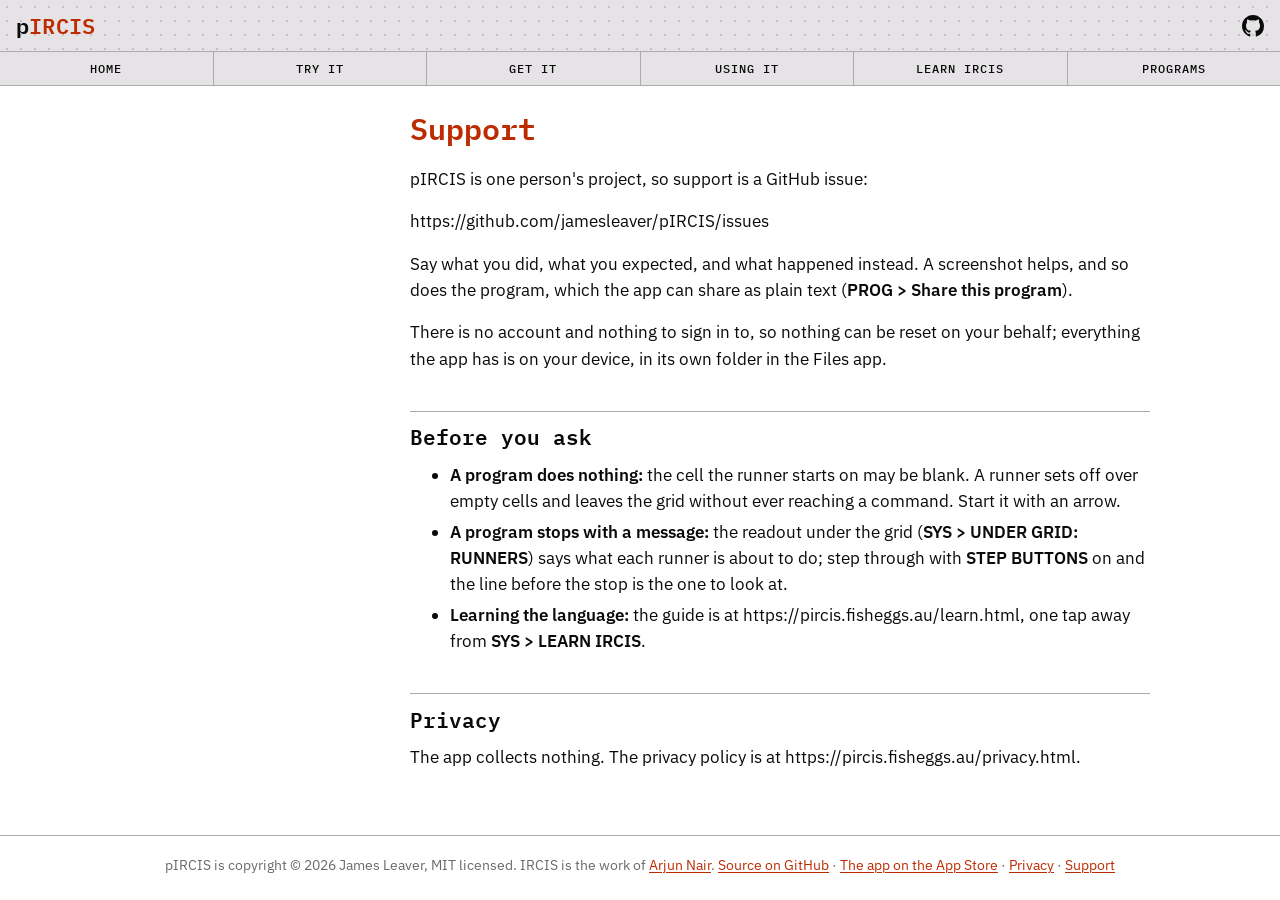
<file: docs/support.html>
<!doctype html>
<html lang="en">
<head>
<meta charset="utf-8">
<meta name="viewport" content="width=device-width, initial-scale=1">
<title>pIRCIS support</title>
<meta name="description" content="How to get help with the pIRCIS app, and what to include.">
<link rel="canonical" href="https://pircis.fisheggs.au/support.html">
<meta property="og:type" content="website">
<meta property="og:site_name" content="pIRCIS">
<meta property="og:title" content="pIRCIS support">
<meta property="og:description" content="How to get help with the pIRCIS app, and what to include.">
<meta property="og:url" content="https://pircis.fisheggs.au/support.html">
<meta property="og:image" content="https://pircis.fisheggs.au/shots/board.jpg">
<meta property="og:image:alt" content="pIRCIS running on a 4 inch ESP32 touchscreen">
<meta name="twitter:card" content="summary_large_image">
<meta name="twitter:title" content="pIRCIS support">
<meta name="twitter:description" content="How to get help with the pIRCIS app, and what to include.">
<meta name="twitter:image" content="https://pircis.fisheggs.au/shots/board.jpg">
<link rel="icon" href="favicon.png" type="image/png" sizes="64x64">
<link rel="icon" href="icon-256.png" type="image/png" sizes="256x256">
<link rel="apple-touch-icon" href="apple-touch-icon.png">
<script type="application/ld+json">{"@context":"https://schema.org","@type":"WebPage","name":"pIRCIS support","description":"How to get help with the pIRCIS app, and what to include.","url":"https://pircis.fisheggs.au/support.html"}</script>
<link rel="preconnect" href="https://fonts.googleapis.com">
<link rel="stylesheet" href="https://fonts.googleapis.com/css2?family=IBM+Plex+Mono:ital,wght@0,400;0,500;0,600;1,400&family=IBM+Plex+Sans:ital,wght@0,400;0,600;1,400&display=swap">
<link rel="stylesheet" href="site.css">
</head>
<body>
<div class="top">
<header class="bar">
  <a class="brand" href="index.html"><span class="p">p</span>IRCIS</a>
  <a class="totop" href="#" hidden aria-label="Back to the top" title="Back to the top"><svg viewBox="0 0 16 16" width="22" height="22" aria-hidden="true"><path fill="none" stroke="currentColor" stroke-width="2" stroke-linecap="round" stroke-linejoin="round" d="M8 14V3M3.5 7.5 8 3l4.5 4.5"/></svg></a><a class="gh" href="https://github.com/jamesleaver/pIRCIS" aria-label="pIRCIS on GitHub" title="pIRCIS on GitHub"><svg viewBox="0 0 16 16" width="22" height="22" aria-hidden="true"><path fill="currentColor" d="M8 0C3.58 0 0 3.58 0 8c0 3.54 2.29 6.53 5.47 7.59.4.07.55-.17.55-.38 0-.19-.01-.82-.01-1.49-2.01.37-2.53-.49-2.69-.94-.09-.23-.48-.94-.82-1.13-.28-.15-.68-.52-.01-.53.63-.01 1.08.58 1.23.82.72 1.21 1.87.87 2.33.66.07-.52.28-.87.51-1.07-1.78-.2-3.64-.89-3.64-3.95 0-.87.31-1.59.82-2.15-.08-.2-.36-1.02.08-2.12 0 0 .67-.21 2.2.82.64-.18 1.32-.27 2-.27.68 0 1.36.09 2 .27 1.53-1.04 2.2-.82 2.2-.82.44 1.1.16 1.92.08 2.12.51.56.82 1.27.82 2.15 0 3.07-1.87 3.75-3.65 3.95.29.25.54.73.54 1.48 0 1.07-.01 1.93-.01 2.2 0 .21.15.46.55.38A8.013 8.013 0 0 0 16 8c0-4.42-3.58-8-8-8z"/></svg></a>
</header>
<nav class="tabs" aria-label="Pages"><a class="tab" href="index.html"><span class="long">HOME</span><span class="short">HOME</span></a><a class="tab" href="play/"><span class="long">TRY IT</span><span class="short">TRY</span></a><a class="tab" href="get.html"><span class="long">GET IT</span><span class="short">GET IT</span></a><a class="tab" href="use.html"><span class="long">USING IT</span><span class="short">USING IT</span></a><a class="tab" href="learn.html"><span class="long">LEARN IRCIS</span><span class="short">LEARN</span></a><a class="tab" href="programs.html"><span class="long">PROGRAMS</span><span class="short">PROGS</span></a></nav>
</div>
<div class="wrap">

<main class="body" data-page="support">
<h1 class="title">Support</h1><p>pIRCIS is one person's project, so support is a GitHub issue:</p>
<p>https://github.com/jamesleaver/pIRCIS/issues</p>
<p>Say what you did, what you expected, and what happened instead. A screenshot
helps, and so does the program, which the app can share as plain text
(<strong>PROG &gt; Share this program</strong>).</p>
<p>There is no account and nothing to sign in to, so nothing can be reset on
your behalf; everything the app has is on your device, in its own folder in
the Files app.</p>
<h2 id="before-you-ask">Before you ask</h2>
<ul>
<li><strong>A program does nothing:</strong> the cell the runner starts on may be blank. A
  runner sets off over empty cells and leaves the grid without ever reaching
  a command. Start it with an arrow.</li>
<li><strong>A program stops with a message:</strong> the readout under the grid
  (<strong>SYS &gt; UNDER GRID: RUNNERS</strong>) says what each runner is about to do; step
  through with <strong>STEP BUTTONS</strong> on and the line before the stop is the one to
  look at.</li>
<li><strong>Learning the language:</strong> the guide is at
  https://pircis.fisheggs.au/learn.html, one tap away
  from <strong>SYS &gt; LEARN IRCIS</strong>.</li>
</ul>
<h2 id="privacy">Privacy</h2>
<p>The app collects nothing. The privacy policy is at
https://pircis.fisheggs.au/privacy.html.</p>
</main>
</div>
<footer class="foot">
  <p>pIRCIS is copyright &copy; 2026 James Leaver, MIT licensed. IRCIS is the work of
  <a href="https://github.com/batman-nair/IRCIS">Arjun Nair</a>.
  <a href="https://github.com/jamesleaver/pIRCIS">Source on GitHub</a> &middot;
  <a href="https://apps.apple.com/app/id6809655892">The app on the App Store</a> &middot;
  <a href="privacy.html">Privacy</a> &middot;
  <a href="support.html">Support</a></p>
</footer>
<script src="site.js"></script>
</body>
</html>
</file>
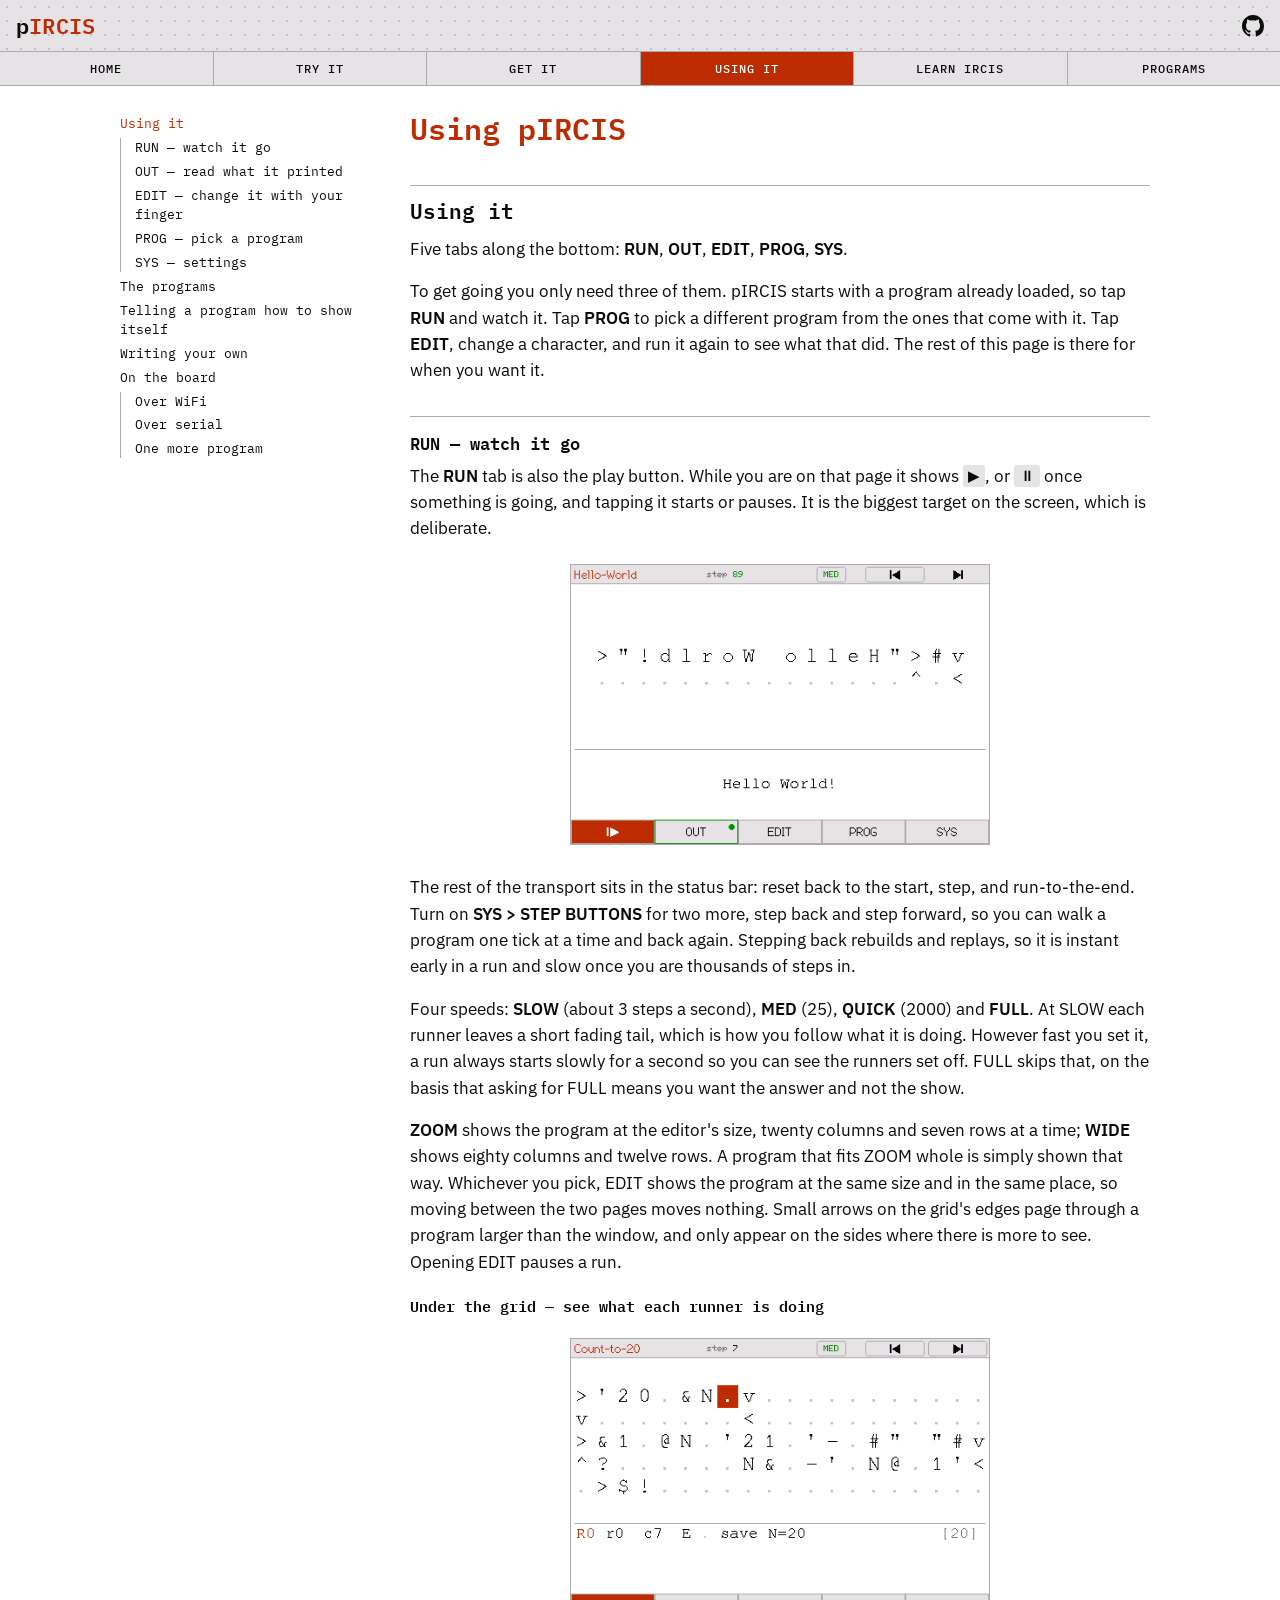
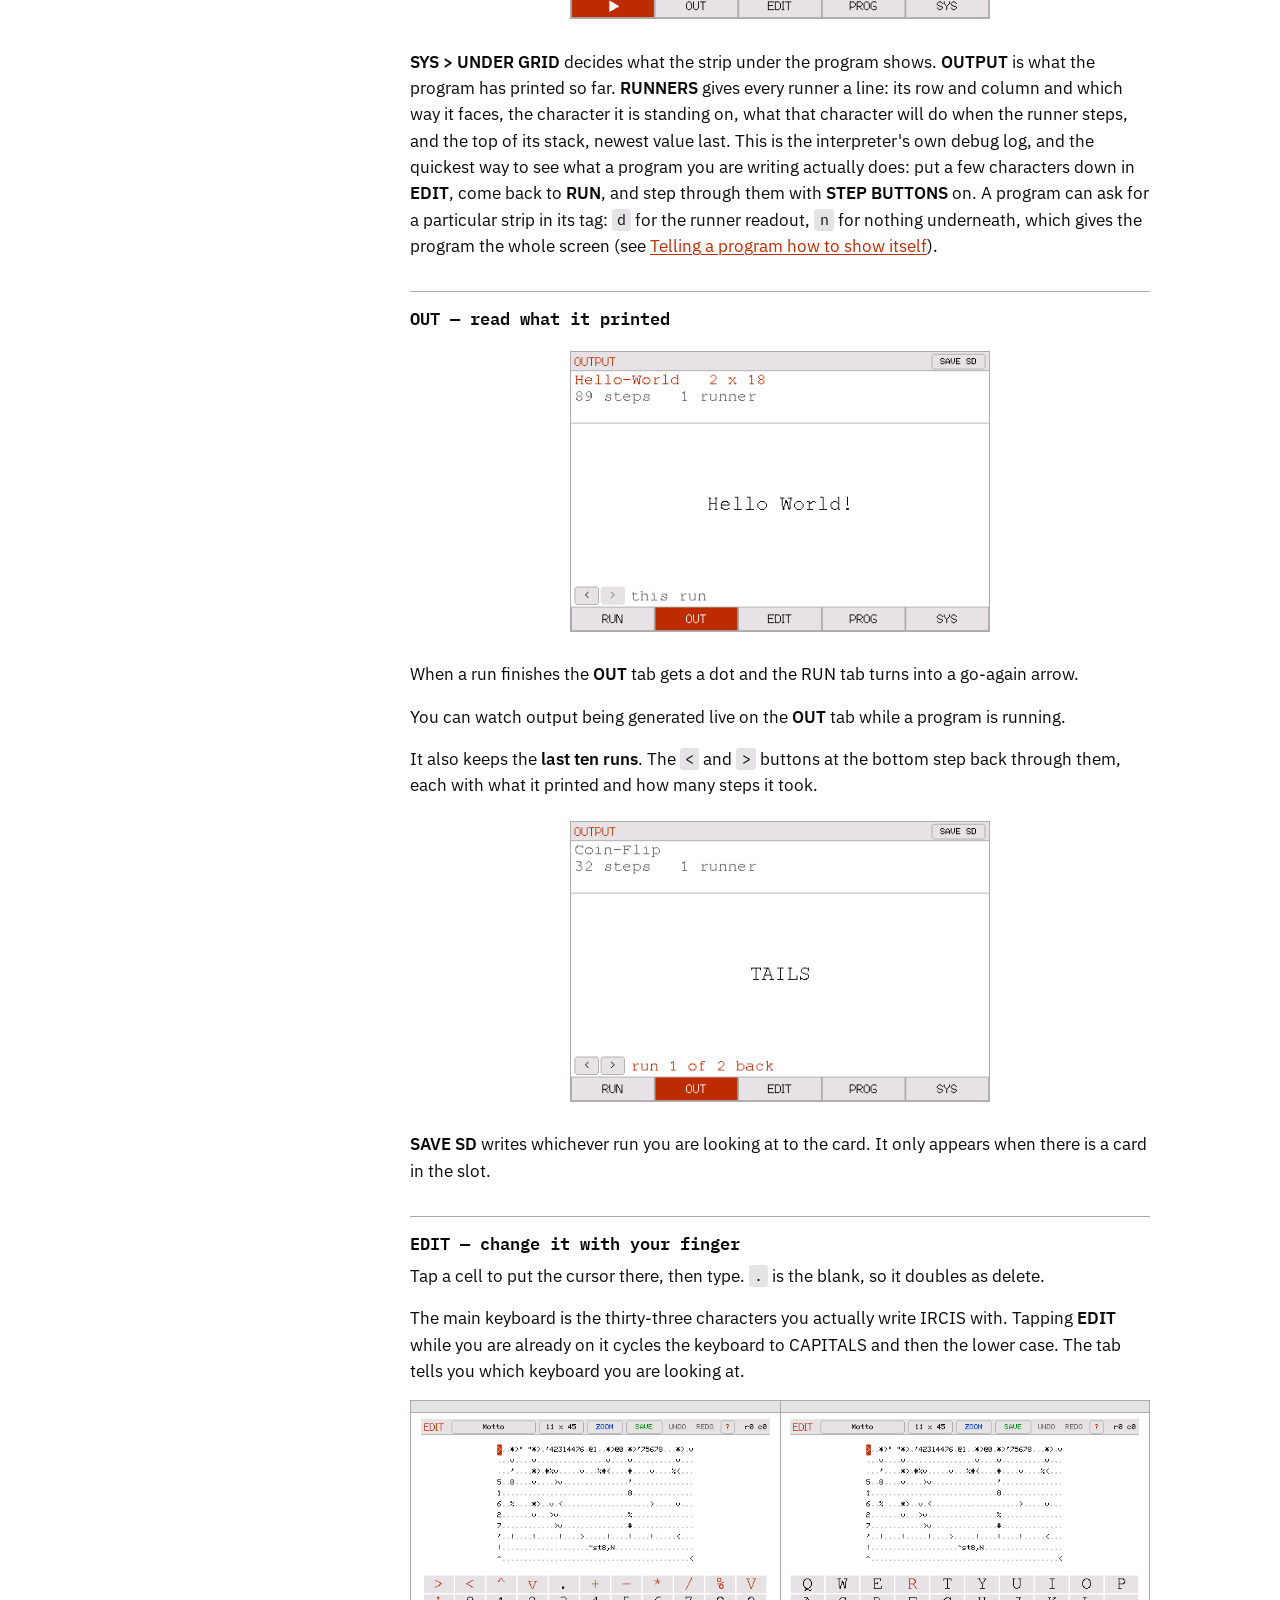
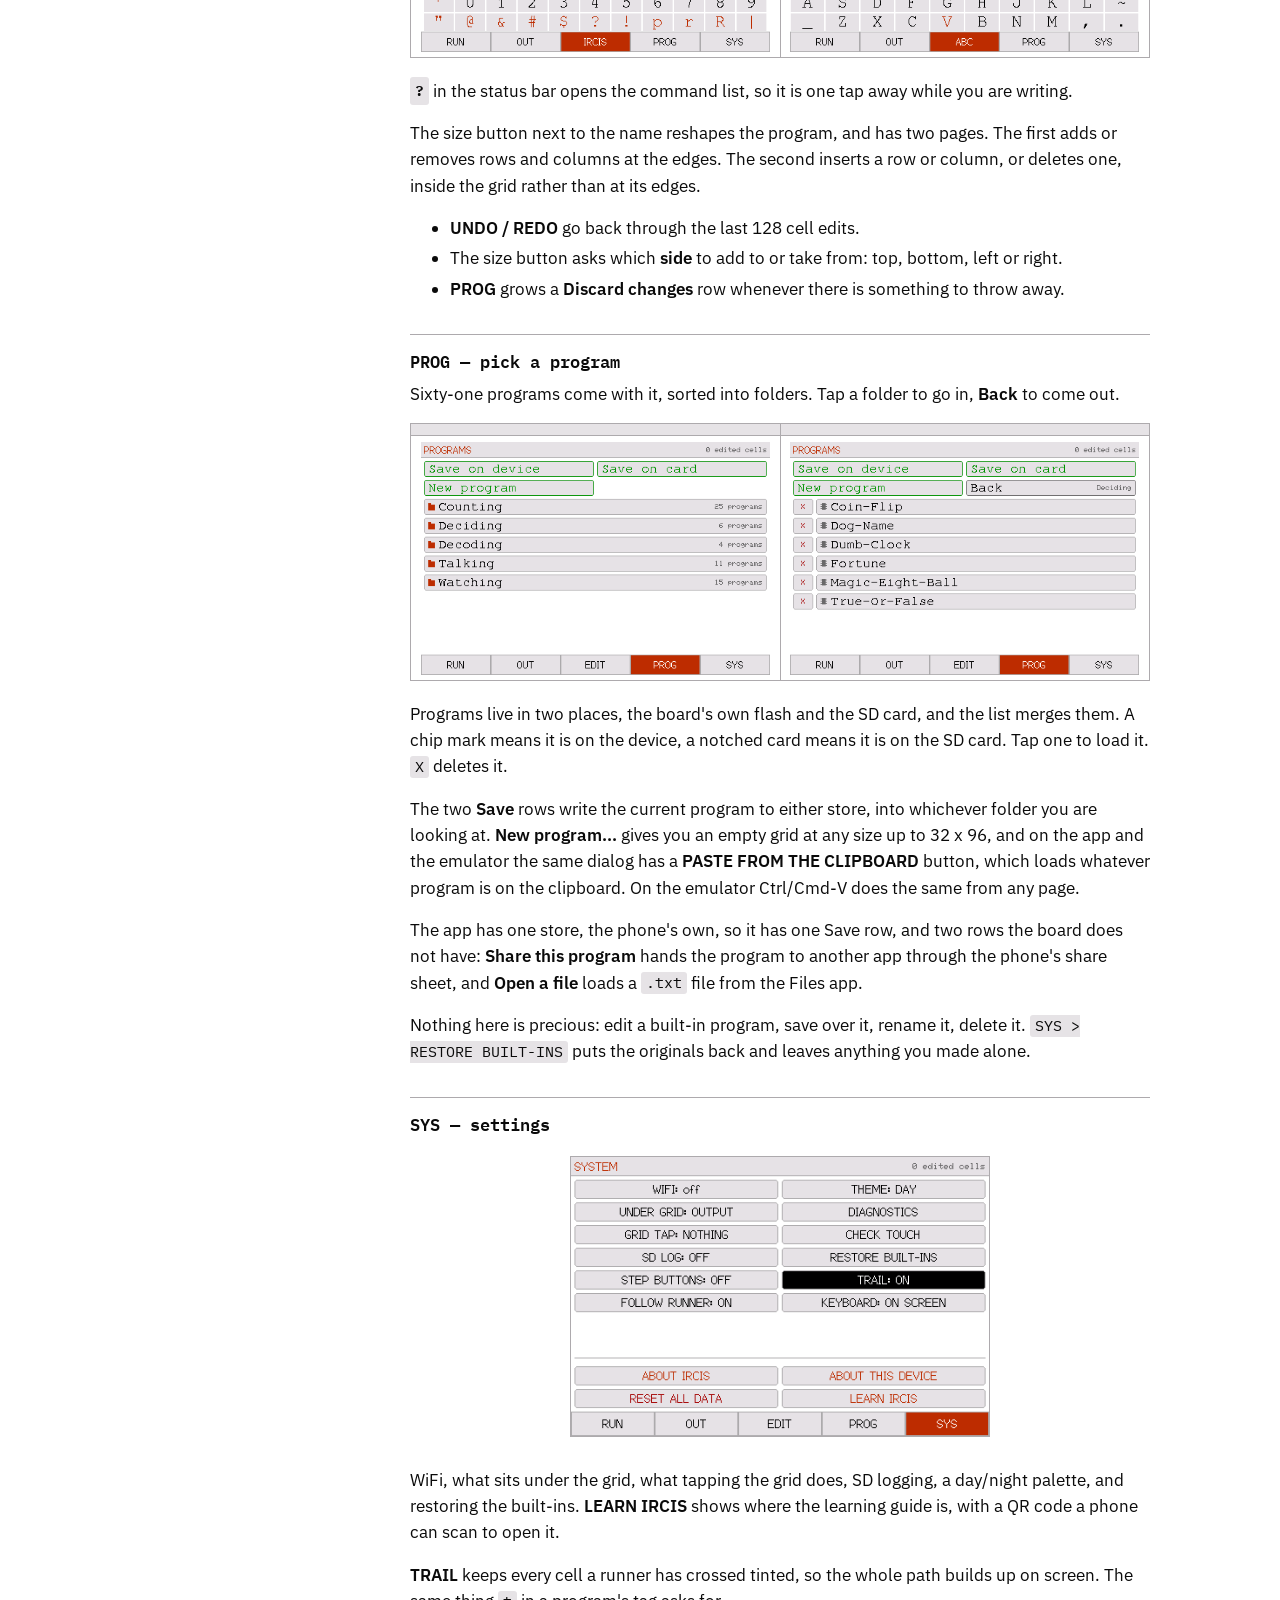
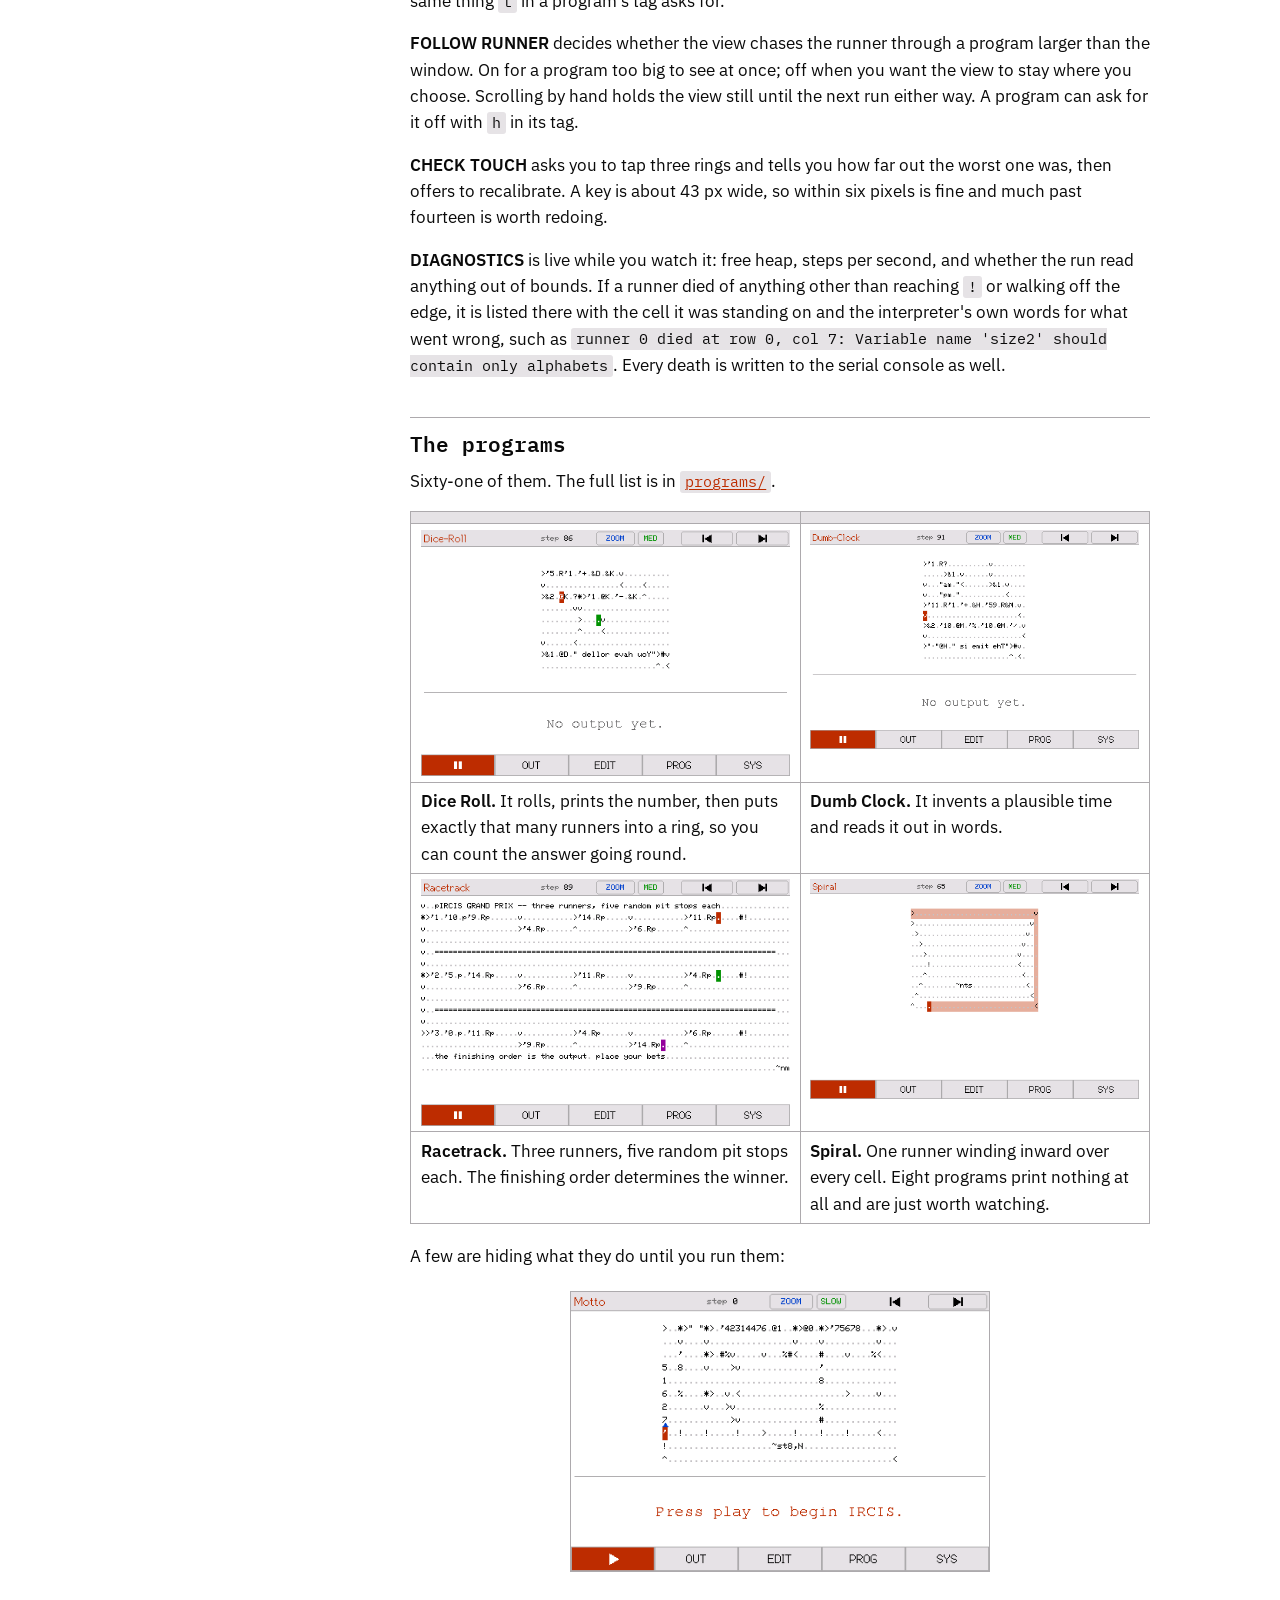
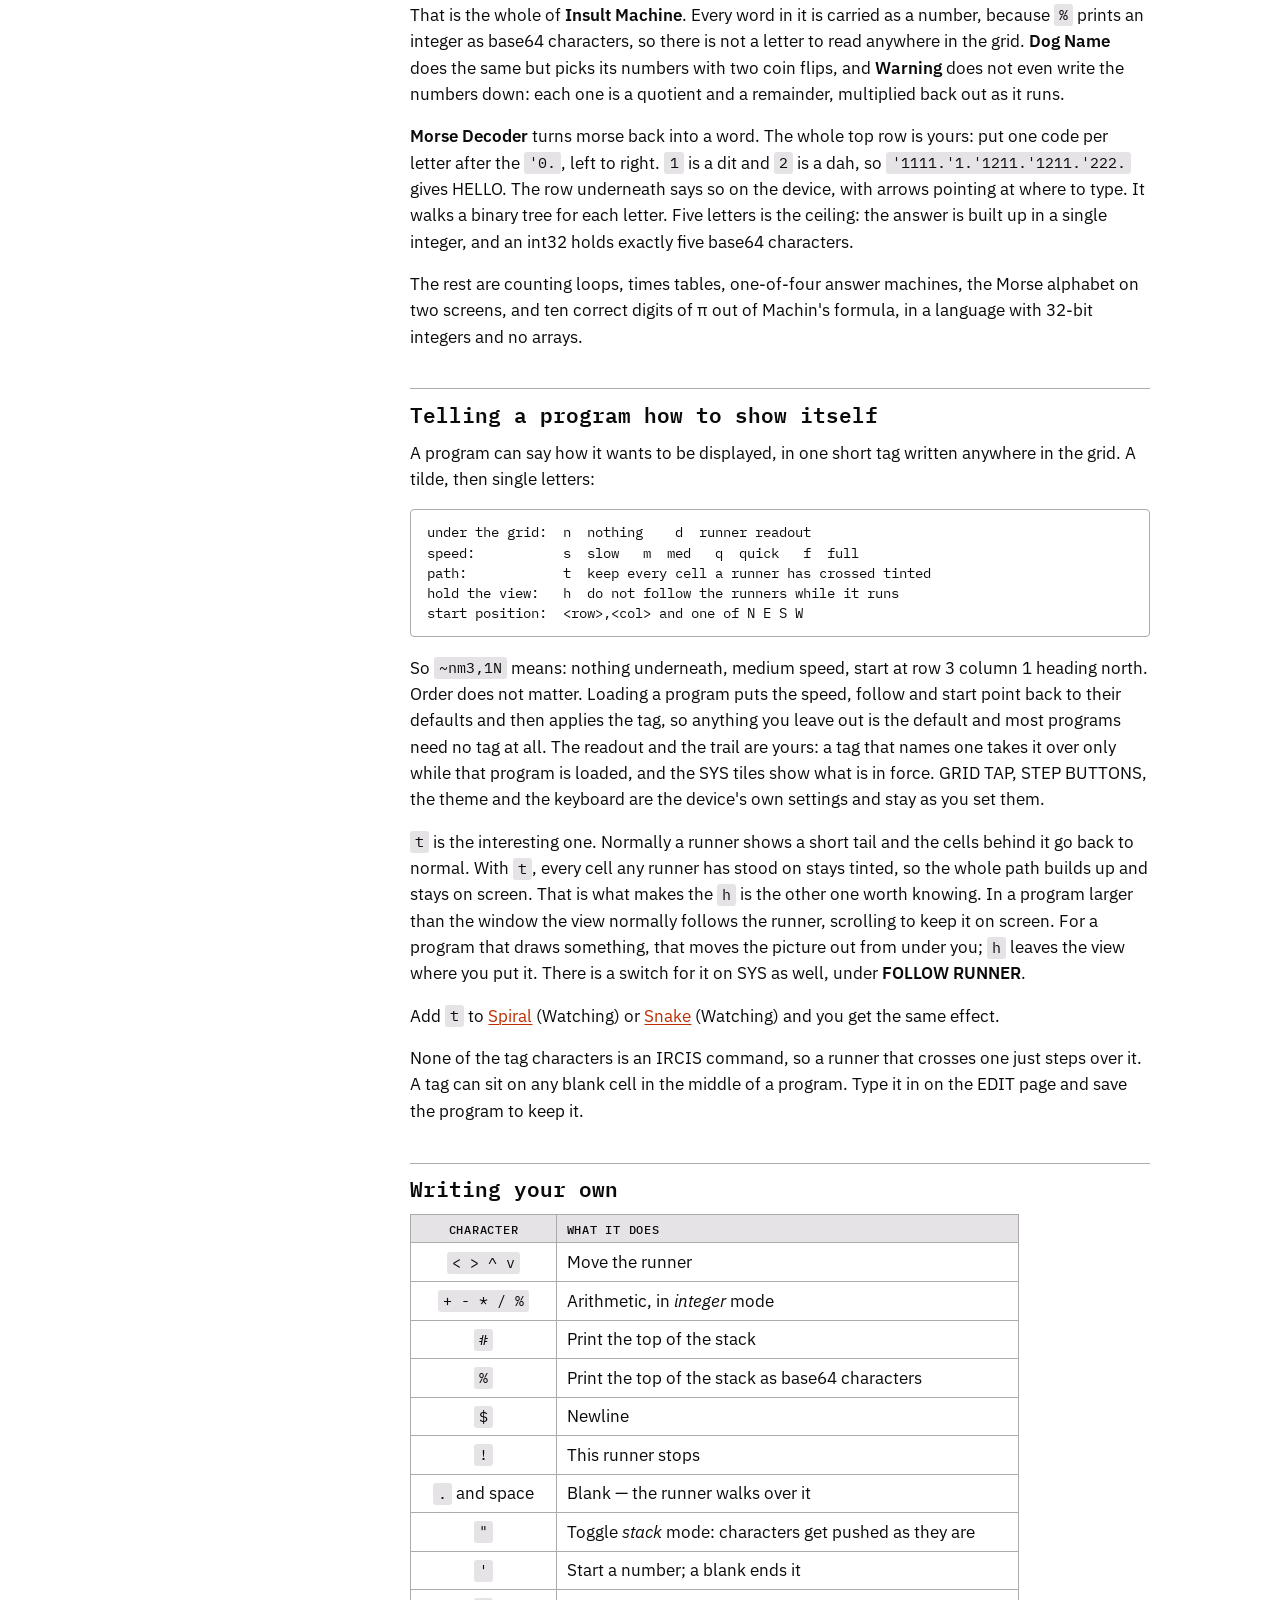
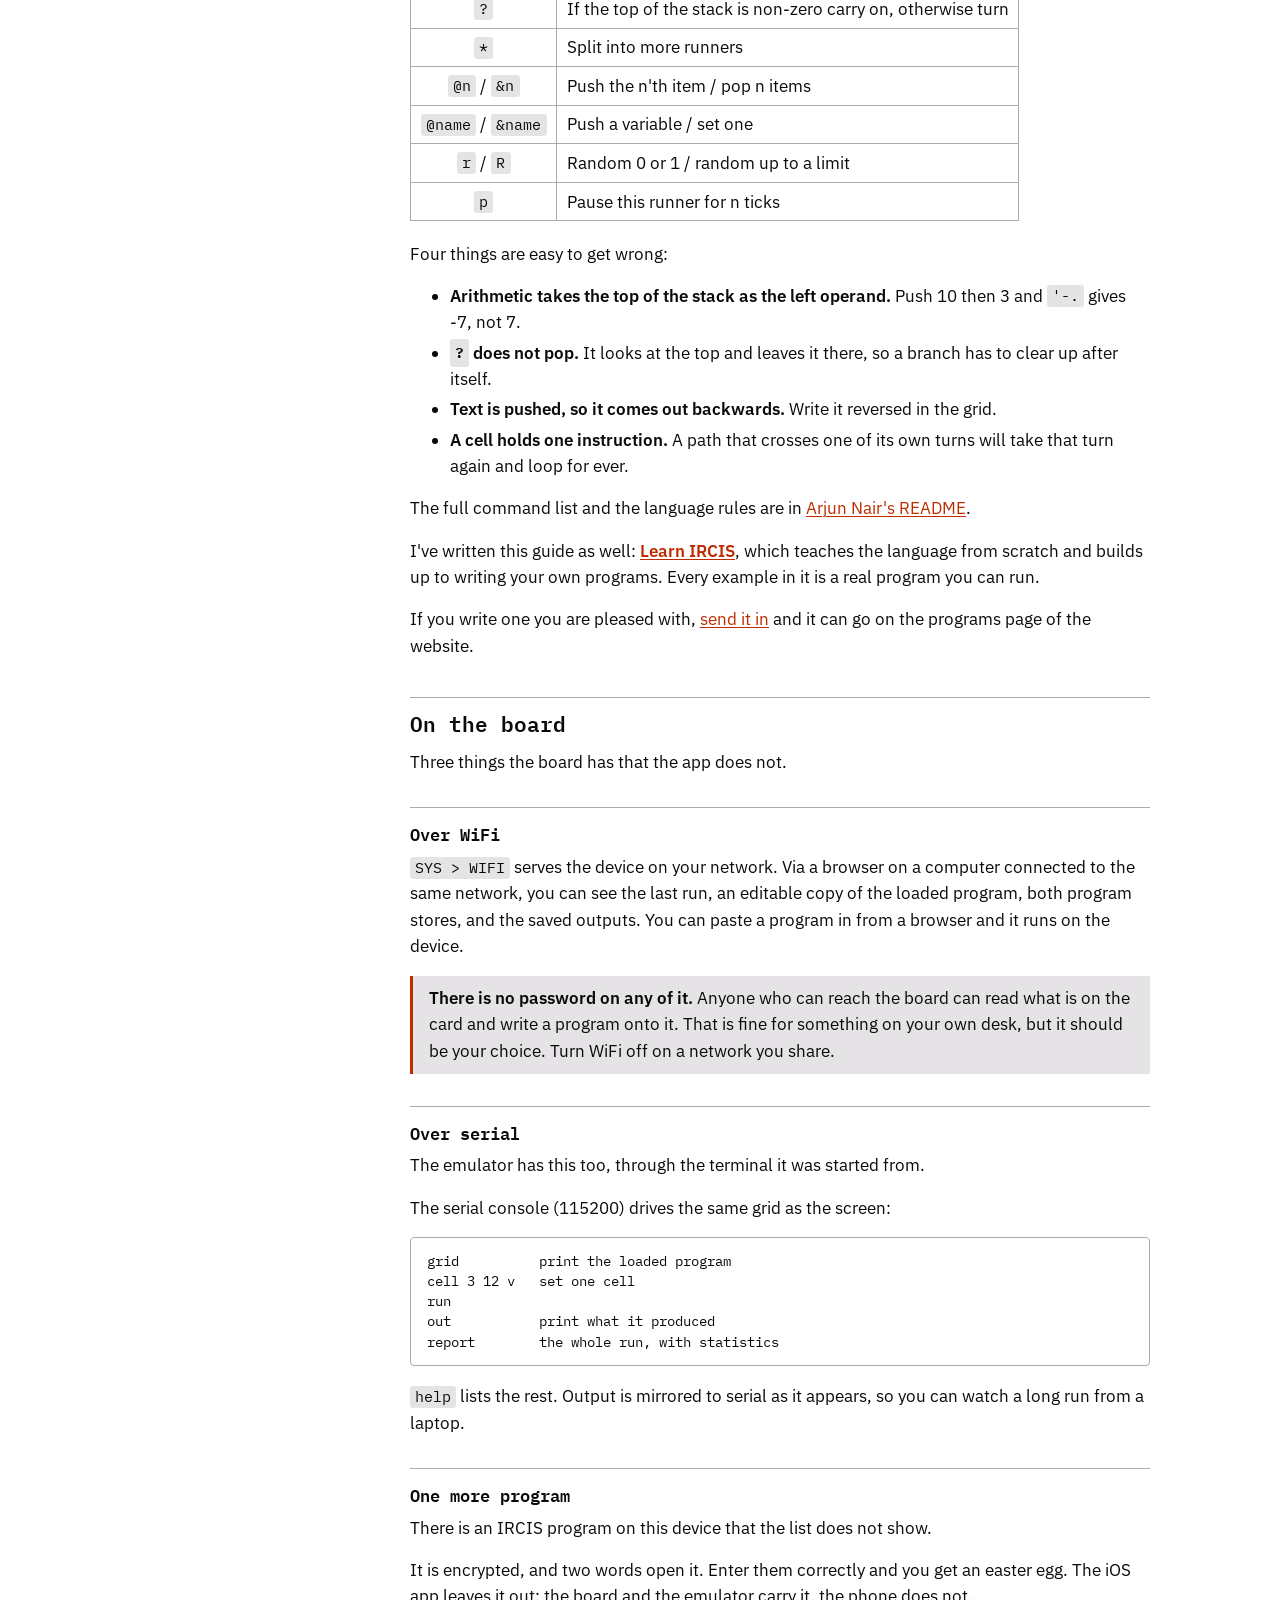
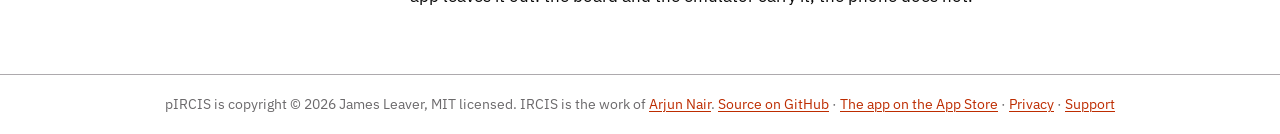
<file: docs/use.html>
<!doctype html>
<html lang="en">
<head>
<meta charset="utf-8">
<meta name="viewport" content="width=device-width, initial-scale=1">
<title>Using pIRCIS</title>
<meta name="description" content="Using pIRCIS: the RUN, OUT, EDIT, PROG and SYS pages, the programs that come with it, view tags, and writing your own IRCIS programs.">
<link rel="canonical" href="https://pircis.fisheggs.au/use.html">
<meta property="og:type" content="website">
<meta property="og:site_name" content="pIRCIS">
<meta property="og:title" content="Using pIRCIS">
<meta property="og:description" content="Using pIRCIS: the RUN, OUT, EDIT, PROG and SYS pages, the programs that come with it, view tags, and writing your own IRCIS programs.">
<meta property="og:url" content="https://pircis.fisheggs.au/use.html">
<meta property="og:image" content="https://pircis.fisheggs.au/shots/board.jpg">
<meta property="og:image:alt" content="pIRCIS running on a 4 inch ESP32 touchscreen">
<meta name="twitter:card" content="summary_large_image">
<meta name="twitter:title" content="Using pIRCIS">
<meta name="twitter:description" content="Using pIRCIS: the RUN, OUT, EDIT, PROG and SYS pages, the programs that come with it, view tags, and writing your own IRCIS programs.">
<meta name="twitter:image" content="https://pircis.fisheggs.au/shots/board.jpg">
<link rel="icon" href="favicon.png" type="image/png" sizes="64x64">
<link rel="icon" href="icon-256.png" type="image/png" sizes="256x256">
<link rel="apple-touch-icon" href="apple-touch-icon.png">
<script type="application/ld+json">{"@context":"https://schema.org","@type":"WebPage","name":"Using pIRCIS","description":"Using pIRCIS: the RUN, OUT, EDIT, PROG and SYS pages, the programs that come with it, view tags, and writing your own IRCIS programs.","url":"https://pircis.fisheggs.au/use.html"}</script>
<link rel="preconnect" href="https://fonts.googleapis.com">
<link rel="stylesheet" href="https://fonts.googleapis.com/css2?family=IBM+Plex+Mono:ital,wght@0,400;0,500;0,600;1,400&family=IBM+Plex+Sans:ital,wght@0,400;0,600;1,400&display=swap">
<link rel="stylesheet" href="site.css">
</head>
<body>
<div class="top">
<header class="bar">
  <a class="brand" href="index.html"><span class="p">p</span>IRCIS</a>
  <a class="totop" href="#" hidden aria-label="Back to the top" title="Back to the top"><svg viewBox="0 0 16 16" width="22" height="22" aria-hidden="true"><path fill="none" stroke="currentColor" stroke-width="2" stroke-linecap="round" stroke-linejoin="round" d="M8 14V3M3.5 7.5 8 3l4.5 4.5"/></svg></a><a class="gh" href="https://github.com/jamesleaver/pIRCIS" aria-label="pIRCIS on GitHub" title="pIRCIS on GitHub"><svg viewBox="0 0 16 16" width="22" height="22" aria-hidden="true"><path fill="currentColor" d="M8 0C3.58 0 0 3.58 0 8c0 3.54 2.29 6.53 5.47 7.59.4.07.55-.17.55-.38 0-.19-.01-.82-.01-1.49-2.01.37-2.53-.49-2.69-.94-.09-.23-.48-.94-.82-1.13-.28-.15-.68-.52-.01-.53.63-.01 1.08.58 1.23.82.72 1.21 1.87.87 2.33.66.07-.52.28-.87.51-1.07-1.78-.2-3.64-.89-3.64-3.95 0-.87.31-1.59.82-2.15-.08-.2-.36-1.02.08-2.12 0 0 .67-.21 2.2.82.64-.18 1.32-.27 2-.27.68 0 1.36.09 2 .27 1.53-1.04 2.2-.82 2.2-.82.44 1.1.16 1.92.08 2.12.51.56.82 1.27.82 2.15 0 3.07-1.87 3.75-3.65 3.95.29.25.54.73.54 1.48 0 1.07-.01 1.93-.01 2.2 0 .21.15.46.55.38A8.013 8.013 0 0 0 16 8c0-4.42-3.58-8-8-8z"/></svg></a>
</header>
<nav class="tabs" aria-label="Pages"><a class="tab" href="index.html"><span class="long">HOME</span><span class="short">HOME</span></a><a class="tab" href="play/"><span class="long">TRY IT</span><span class="short">TRY</span></a><a class="tab" href="get.html"><span class="long">GET IT</span><span class="short">GET IT</span></a><a class="tab on" href="use.html"><span class="long">USING IT</span><span class="short">USING IT</span></a><a class="tab" href="learn.html"><span class="long">LEARN IRCIS</span><span class="short">LEARN</span></a><a class="tab" href="programs.html"><span class="long">PROGRAMS</span><span class="short">PROGS</span></a></nav>
</div>
<div class="wrap with-side">
<aside class="side"><nav aria-label="Contents"><ul><li><a href="#using-it">Using it</a><ul><li><a href="#run-watch-it-go">RUN — watch it go</a></li><li><a href="#out-read-what-it-printed">OUT — read what it printed</a></li><li><a href="#edit-change-it-with-your-finger">EDIT — change it with your finger</a></li><li><a href="#prog-pick-a-program">PROG — pick a program</a></li><li><a href="#sys-settings">SYS — settings</a></li></ul></li><li><a href="#the-programs">The programs</a></li><li><a href="#telling-a-program-how-to-show-itself">Telling a program how to show itself</a></li><li><a href="#writing-your-own">Writing your own</a></li><li><a href="#on-the-board">On the board</a><ul><li><a href="#over-wifi">Over WiFi</a></li><li><a href="#over-serial">Over serial</a></li><li><a href="#one-more-program">One more program</a></li></ul></li></ul></nav></aside>
<main class="body" data-page="use">
<h1 class="title">Using pIRCIS</h1><h2 id="using-it">Using it</h2>
<p>Five tabs along the bottom: <strong>RUN</strong>, <strong>OUT</strong>, <strong>EDIT</strong>, <strong>PROG</strong>, <strong>SYS</strong>.</p>
<p>To get going you only need three of them. pIRCIS starts with a program already
loaded, so tap <strong>RUN</strong> and watch it. Tap <strong>PROG</strong> to pick a different program
from the ones that come with it. Tap <strong>EDIT</strong>, change a character, and run it
again to see what that did. The rest of this page is there for when you want
it.</p>
<h3 id="run-watch-it-go">RUN — watch it go</h3>
<p>The <strong>RUN</strong> tab is also the play button. While you are on that page it shows
<code>▶</code>, or <code>⏸</code> once something is going, and tapping it starts or pauses. It is the
biggest target on the screen, which is deliberate.</p>
<p align="center">
  <img src="shots/hello.gif" alt="hello world running" width="420">
</p>

<p>The rest of the transport sits in the status bar: reset back to the start,
step, and run-to-the-end. Turn on <strong>SYS &gt; STEP BUTTONS</strong> for two more,
step back and step forward, so you can walk a program one tick at a time and
back again. Stepping back rebuilds and replays, so it is instant early in a run
and slow once you are thousands of steps in.</p>
<p>Four speeds: <strong>SLOW</strong> (about 3 steps a second), <strong>MED</strong> (25), <strong>QUICK</strong> (2000)
and <strong>FULL</strong>. At SLOW each runner leaves a short fading tail, which is how you
follow what it is doing. However fast you set it, a run always starts slowly
for a second so you can see the runners set off. FULL skips that, on the basis
that asking for FULL means you want the answer and not the show.</p>
<p><strong>ZOOM</strong> shows the program at the editor's size, twenty columns and seven
rows at a time; <strong>WIDE</strong> shows eighty columns and twelve rows. A program that
fits ZOOM whole is simply shown that way. Whichever you pick, EDIT shows the
program at the same size and in the same place, so moving between the two
pages moves nothing. Small arrows on the grid's edges page through a program
larger than the window, and only appear on the sides where there is more to
see. Opening EDIT pauses a run.</p>
<h4 id="under-the-grid-see-what-each-runner-is-doing">Under the grid — see what each runner is doing</h4>
<p align="center">
  <img src="shots/runners.png" alt="the runner readout" width="420">
</p>

<p><strong>SYS &gt; UNDER GRID</strong> decides what the strip under the program shows.
<strong>OUTPUT</strong> is what the program has printed so far. <strong>RUNNERS</strong> gives every
runner a line: its row and column and which way it faces, the character it is
standing on, what that character will do when the runner steps, and the top of
its stack, newest value last. This is the interpreter's own debug log, and the
quickest way to see what a program you are writing actually does: put a few
characters down in <strong>EDIT</strong>, come back to <strong>RUN</strong>, and step through them with
<strong>STEP BUTTONS</strong> on. A program can ask for a particular strip in its tag: <code>d</code>
for the runner readout, <code>n</code> for nothing underneath, which gives the program
the whole screen (see <a href="#telling-a-program-how-to-show-itself">Telling a program how to show itself</a>).</p>
<h3 id="out-read-what-it-printed">OUT — read what it printed</h3>
<p align="center">
  <img src="shots/hello_out.png" alt="the output page" width="420">
</p>

<p>When a run finishes the <strong>OUT</strong> tab gets a dot and the RUN tab turns into a
go-again arrow.</p>
<p>You can watch output being generated live on the <strong>OUT</strong> tab while a program is
running.</p>
<p>It also keeps the <strong>last ten runs</strong>. The <code>&lt;</code> and <code>&gt;</code> buttons at the bottom step
back through them, each with what it printed and how many steps it took.</p>
<p align="center">
<img src="shots/history.png" alt="stepping back through previous runs"
width="420">
</p>

<p><strong>SAVE SD</strong> writes whichever run you are looking at to the card. It only
appears when there is a card in the slot.</p>
<h3 id="edit-change-it-with-your-finger">EDIT — change it with your finger</h3>
<p>Tap a cell to put the cursor there, then type. <code>.</code> is the blank, so it doubles
as delete.</p>
<p>The main keyboard is the thirty-three characters you actually write IRCIS with.
Tapping <strong>EDIT</strong> while you are already on it cycles the keyboard to CAPITALS and
then the lower case. The tab tells you which keyboard you are looking at.</p>
<table>
<thead>
<tr>
<th></th>
<th></th>
</tr>
</thead>
<tbody>
<tr>
<td><img alt="the editor" src="shots/editor.png" /></td>
<td><img alt="the letters" src="shots/editor_abc.png" /></td>
</tr>
</tbody>
</table>
<p><strong><code>?</code></strong> in the status bar opens the command list, so it is one tap away while
you are writing.</p>
<p>The size button next to the name reshapes the program, and has two pages. The
first adds or removes rows and columns at the edges. The second inserts a row
or column, or deletes one, inside the grid rather than at its edges.</p>
<ul>
<li><strong>UNDO / REDO</strong> go back through the last 128 cell edits.</li>
<li>The size button asks which <strong>side</strong> to add to or take from: top, bottom, left
  or right.</li>
<li><strong>PROG</strong> grows a <strong>Discard changes</strong> row whenever there is something to throw
  away.</li>
</ul>
<h3 id="prog-pick-a-program">PROG — pick a program</h3>
<p>Sixty-one programs come with it, sorted into folders. Tap a folder to go in,
<strong>Back</strong> to come out.</p>
<table>
<thead>
<tr>
<th></th>
<th></th>
</tr>
</thead>
<tbody>
<tr>
<td><img alt="the folders" src="shots/programs.png" /></td>
<td><img alt="inside a folder" src="shots/folder.png" /></td>
</tr>
</tbody>
</table>
<p>Programs live in two places, the board's own flash and the SD card, and the
list merges them. A chip mark means it is on the device, a notched card means
it is on the SD card. Tap one to load it. <code>X</code> deletes it.</p>
<p>The two <strong>Save</strong> rows write the current program to either store, into whichever
folder you are looking at. <strong>New program...</strong> gives you an empty grid at any
size up to 32 x 96, and on the app and the emulator the same dialog has a
<strong>PASTE FROM THE CLIPBOARD</strong> button, which loads whatever program is on the
clipboard. On the emulator Ctrl/Cmd-V does the same from any page.</p>
<p>The app has one store, the phone's own, so it has one Save row, and two rows
the board does not have: <strong>Share this program</strong> hands the program to another
app through the phone's share sheet, and <strong>Open a file</strong> loads a <code>.txt</code> file
from the Files app.</p>
<p>Nothing here is precious: edit a built-in program, save over it, rename it,
delete it. <code>SYS &gt; RESTORE BUILT-INS</code> puts the originals back and leaves
anything you made alone.</p>
<h3 id="sys-settings">SYS — settings</h3>
<p align="center">
  <img src="shots/system.png" alt="the settings page" width="420">
</p>

<p>WiFi, what sits under the grid, what tapping the grid does, SD logging, a
day/night palette, and restoring the built-ins. <strong>LEARN IRCIS</strong> shows where
the learning guide is, with a QR code a phone can scan to open it.</p>
<p><strong>TRAIL</strong> keeps every cell a runner has crossed tinted, so the whole path
builds up on screen. The same thing <code>t</code> in a program's tag asks for.</p>
<p><strong>FOLLOW RUNNER</strong> decides whether the view chases the runner through a program
larger than the window. On for a program too big to see at once; off when you
want the view to stay where you choose. Scrolling by hand holds the view still
until the next run either way. A program can ask for it off with <code>h</code> in its tag.</p>
<p><strong>CHECK TOUCH</strong> asks you to tap three rings and tells you how far out the worst
one was, then offers to recalibrate. A key is about 43 px wide, so within six
pixels is fine and much past fourteen is worth redoing.</p>
<p><strong>DIAGNOSTICS</strong> is live while you watch it: free heap, steps per second, and
whether the run read anything out of bounds. If a runner died of anything other
than reaching <code>!</code> or walking off the edge, it is listed there with the cell it
was standing on and the interpreter's own words for what went wrong, such as
<code>runner 0 died at row 0, col 7: Variable name 'size2' should contain only
alphabets</code>. Every death is written to the serial console as well.</p>
<h2 id="the-programs">The programs</h2>
<p>Sixty-one of them. The full list is in <a href="programs.html"><code>programs/</code></a>.</p>
<table>
<thead>
<tr>
<th></th>
<th></th>
</tr>
</thead>
<tbody>
<tr>
<td><img alt="dice" src="shots/gifs/dice.gif" /></td>
<td><img alt="dumb clock" src="shots/gifs/clock.gif" /></td>
</tr>
<tr>
<td><strong>Dice Roll.</strong> It rolls, prints the number, then puts exactly that many runners into a ring, so you can count the answer going round.</td>
<td><strong>Dumb Clock.</strong> It invents a plausible time and reads it out in words.</td>
</tr>
<tr>
<td><img alt="racetrack" src="shots/gifs/racetrack.gif" /></td>
<td><img alt="spiral" src="shots/spiral.gif" /></td>
</tr>
<tr>
<td><strong>Racetrack.</strong> Three runners, five random pit stops each. The finishing order determines the winner.</td>
<td><strong>Spiral.</strong> One runner winding inward over every cell. Eight programs print nothing at all and are just worth watching.</td>
</tr>
</tbody>
</table>
<p>A few are hiding what they do until you run them:</p>
<p align="center">
  <img src="shots/insult.png" alt="a grid of nothing but numbers" width="420">
</p>

<p>That is the whole of <strong>Insult Machine</strong>. Every word in it is carried as a
number, because <code>%</code> prints an integer as base64 characters, so there is not a
letter to read anywhere in the grid.
<strong>Dog Name</strong> does the same but picks its numbers with two coin flips, and
<strong>Warning</strong> does not even write the numbers down: each one is a quotient and a
remainder, multiplied back out as it runs.</p>
<p><strong>Morse Decoder</strong> turns morse back into a word. The whole top row is yours: put
one code per letter after the <code>'0.</code>, left to right. <code>1</code> is a dit and <code>2</code> is a
dah, so <code>'1111.'1.'1211.'1211.'222.</code> gives HELLO. The row underneath says so on
the device, with arrows pointing at where to type. It walks a binary tree for
each letter. Five letters is the ceiling: the answer is built up in a single
integer, and an int32 holds exactly five base64 characters.</p>
<p>The rest are counting loops, times tables, one-of-four answer machines, the
Morse alphabet on two screens, and ten correct digits of π out of Machin's
formula, in a language with 32-bit integers and no arrays.</p>
<h2 id="telling-a-program-how-to-show-itself">Telling a program how to show itself</h2>
<p>A program can say how it wants to be displayed, in one short tag written
anywhere in the grid. A tilde, then single letters:</p>
<pre><code>under the grid:  n  nothing    d  runner readout
speed:           s  slow   m  med   q  quick   f  full
path:            t  keep every cell a runner has crossed tinted
hold the view:   h  do not follow the runners while it runs
start position:  &lt;row&gt;,&lt;col&gt; and one of N E S W
</code></pre>
<p>So <code>~nm3,1N</code> means: nothing underneath, medium speed, start at row 3 column 1
heading north. Order does not matter. Loading a program puts the speed,
follow and start point back to their defaults and then applies the tag, so
anything you leave out is the default and most programs need no tag at all.
The readout and the trail are yours: a tag that names one takes it over only
while that program is loaded, and the SYS tiles show what is in force. GRID
TAP, STEP BUTTONS, the theme and the keyboard are the device's own settings
and stay as you set them.</p>
<p><code>t</code> is the interesting one. Normally a runner shows a short tail and the cells
behind it go back to normal. With <code>t</code>, every cell any runner has stood on stays
tinted, so the whole path builds up and stays on screen. That is what makes the
<code>h</code> is the other one worth knowing. In a program larger than the window the
view normally follows the runner, scrolling to keep it on screen. For a program that draws something,
that moves the picture out from under you; <code>h</code> leaves the view where you put
it. There is a switch for it on SYS as well, under <strong>FOLLOW RUNNER</strong>.</p>
<p>Add <code>t</code> to
<a href="programs.html#spiral">Spiral</a> (Watching) or
<a href="programs.html#snake">Snake</a> (Watching) and you get the same effect.</p>
<p>None of the tag characters is an IRCIS command, so a runner that crosses one
just steps over it. A tag can sit on any blank cell in the middle of a program.
Type it in on the EDIT page and save the program to keep it.</p>
<h2 id="writing-your-own">Writing your own</h2>
<table>
<thead>
<tr>
<th style="text-align: center;">Character</th>
<th>What it does</th>
</tr>
</thead>
<tbody>
<tr>
<td style="text-align: center;"><code>&lt; &gt; ^ v</code></td>
<td>Move the runner</td>
</tr>
<tr>
<td style="text-align: center;"><code>+ - * / %</code></td>
<td>Arithmetic, in <em>integer</em> mode</td>
</tr>
<tr>
<td style="text-align: center;"><code>#</code></td>
<td>Print the top of the stack</td>
</tr>
<tr>
<td style="text-align: center;"><code>%</code></td>
<td>Print the top of the stack as base64 characters</td>
</tr>
<tr>
<td style="text-align: center;"><code>$</code></td>
<td>Newline</td>
</tr>
<tr>
<td style="text-align: center;"><code>!</code></td>
<td>This runner stops</td>
</tr>
<tr>
<td style="text-align: center;"><code>.</code> and space</td>
<td>Blank — the runner walks over it</td>
</tr>
<tr>
<td style="text-align: center;"><code>"</code></td>
<td>Toggle <em>stack</em> mode: characters get pushed as they are</td>
</tr>
<tr>
<td style="text-align: center;"><code>'</code></td>
<td>Start a number; a blank ends it</td>
</tr>
<tr>
<td style="text-align: center;"><code>?</code></td>
<td>If the top of the stack is non-zero carry on, otherwise turn</td>
</tr>
<tr>
<td style="text-align: center;"><code>*</code></td>
<td>Split into more runners</td>
</tr>
<tr>
<td style="text-align: center;"><code>@n</code> / <code>&amp;n</code></td>
<td>Push the n'th item / pop n items</td>
</tr>
<tr>
<td style="text-align: center;"><code>@name</code> / <code>&amp;name</code></td>
<td>Push a variable / set one</td>
</tr>
<tr>
<td style="text-align: center;"><code>r</code> / <code>R</code></td>
<td>Random 0 or 1 / random up to a limit</td>
</tr>
<tr>
<td style="text-align: center;"><code>p</code></td>
<td>Pause this runner for n ticks</td>
</tr>
</tbody>
</table>
<p>Four things are easy to get wrong:</p>
<ul>
<li><strong>Arithmetic takes the top of the stack as the left operand.</strong> Push 10 then 3
  and <code>'-.</code> gives -7, not 7.</li>
<li><strong><code>?</code> does not pop.</strong> It looks at the top and leaves it there, so a branch has
  to clear up after itself.</li>
<li><strong>Text is pushed, so it comes out backwards.</strong> Write it reversed in the grid.</li>
<li><strong>A cell holds one instruction.</strong> A path that crosses one of its own turns
  will take that turn again and loop for ever.</li>
</ul>
<p>The full command list and the language rules are in
<a href="https://github.com/batman-nair/IRCIS">Arjun Nair's README</a>.</p>
<p>I've written this guide as well: <strong><a href="learn.html">Learn IRCIS</a></strong>, which teaches the
language from scratch and builds up to writing your own programs. Every example
in it is a real program you can run.</p>
<p>If you write one you are pleased with,
<a href="https://github.com/jamesleaver/pIRCIS/issues/new?template=program.yml">send it in</a>
and it can go on the programs page of the website.</p>
<h2 id="on-the-board">On the board</h2>
<p>Three things the board has that the app does not.</p>
<h3 id="over-wifi">Over WiFi</h3>
<p><code>SYS &gt; WIFI</code> serves the device on your network. Via a browser on a computer
connected to the same network, you can see the last run, an editable copy
of the loaded program, both program stores, and the saved outputs. You can
paste a program in from a browser and it runs on the device.</p>
<blockquote>
<p><strong>There is no password on any of it.</strong> Anyone who can reach the board can
read what is on the card and write a program onto it. That is fine for
something on your own desk, but it should be your choice. Turn WiFi off on a
network you share.</p>
</blockquote>
<h3 id="over-serial">Over serial</h3>
<p>The emulator has this too, through the terminal it was started from.</p>
<p>The serial console (115200) drives the same grid as the screen:</p>
<pre><code>grid          print the loaded program
cell 3 12 v   set one cell
run
out           print what it produced
report        the whole run, with statistics
</code></pre>
<p><code>help</code> lists the rest. Output is mirrored to serial as it appears, so you can
watch a long run from a laptop.</p>
<h3 id="one-more-program">One more program</h3>
<p>There is an IRCIS program on this device that the list does not show.</p>
<p>It is encrypted, and two words open it. Enter them correctly and you get an
easter egg. The iOS app leaves it out: the board and the emulator carry it,
the phone does not.</p>
</main>
</div>
<footer class="foot">
  <p>pIRCIS is copyright &copy; 2026 James Leaver, MIT licensed. IRCIS is the work of
  <a href="https://github.com/batman-nair/IRCIS">Arjun Nair</a>.
  <a href="https://github.com/jamesleaver/pIRCIS">Source on GitHub</a> &middot;
  <a href="https://apps.apple.com/app/id6809655892">The app on the App Store</a> &middot;
  <a href="privacy.html">Privacy</a> &middot;
  <a href="support.html">Support</a></p>
</footer>
<script src="site.js"></script>
</body>
</html>
</file>
<file: docs/site.css>
/* pIRCIS site. The palette is the device's own day theme (src/Theme.h),
   and the chrome borrows its header band and tab bar. */
:root {
  --paper: #ffffff;
  --ink: #0a0a0a;
  --panel: #e6e3e6;
  --line: #adaaad;
  --dim: #6b696b;
  --blank: #c5c2c5;
  --accent: #bd2c00;
  --good: #009200;
  --blue: #0041ce;
  --mono: "IBM Plex Mono", ui-monospace, "SF Mono", Menlo, Consolas, monospace;
  --sans: "IBM Plex Sans", -apple-system, "Segoe UI", Helvetica, Arial, sans-serif;
}
@media (prefers-color-scheme: dark) {
  :root:not([data-theme="light"]) {
    --paper: #000000;
    --ink: #f2f2f2;
    --panel: #181c18;
    --line: #4a4c4a;
    --dim: #9a9a9a;
    --blank: #3c3c3c;
    --accent: #ffa600;
    --good: #35c94a;
    --blue: #6f9cff;
  }
}
:root[data-theme="dark"] {
  --paper: #000000;
  --ink: #f2f2f2;
  --panel: #181c18;
  --line: #4a4c4a;
  --dim: #9a9a9a;
  --blank: #3c3c3c;
  --accent: #ffa600;
  --good: #35c94a;
  --blue: #6f9cff;
}

* { box-sizing: border-box; }
html { color-scheme: light dark; }
body {
  margin: 0;
  background: var(--paper);
  color: var(--ink);
  font: 17px/1.55 var(--sans);
}
a { color: var(--accent); text-decoration-thickness: 1px; text-underline-offset: 2px; }
a:hover { text-decoration-thickness: 2px; }
a:focus-visible, button:focus-visible { outline: 2px solid var(--blue); outline-offset: 2px; }

/* The header band and the tab bar stay put while the page scrolls under them. */
.top { position: sticky; top: 0; z-index: 10; }
:root { --top: 5.1rem; }
[id] { scroll-margin-top: calc(var(--top) + 1rem); }

/* The device's header band: title at the left, the small readout at the right. */
.bar {
  display: flex; align-items: baseline; justify-content: space-between; gap: 1rem;
  padding: .55rem 1rem;
  background: radial-gradient(var(--blank) 1px, transparent 1.3px) 0 0 / 14px 14px, var(--panel);
  border-bottom: 1px solid var(--line);
  font-family: var(--mono);
}
.brand { font-size: 1.35rem; font-weight: 600; color: var(--accent); text-decoration: none; letter-spacing: .01em; }
.brand .p { color: var(--ink); }
.bar .right { display: inline-flex; align-items: center; gap: .9rem; }
.gh { color: var(--ink); display: inline-flex; align-self: center; }
.totop { color: var(--accent); display: inline-flex; align-self: center; margin-right: .9rem; }
.totop[hidden] { display: none; }
@media (min-width: 821px) { .totop { display: none; } }
.gh:hover { color: var(--accent); }

/* The device's tab bar, laid across the top. */
.tabs { display: flex; border-bottom: 1px solid var(--line); background: var(--panel); }
.tab {
  flex: 1 1 0; text-align: center; padding: .55rem .25rem;
  font: 500 .78rem/1.2 var(--mono); letter-spacing: .08em; color: var(--ink);
  text-decoration: none; border-right: 1px solid var(--line); white-space: nowrap;
}
.tab .short { display: none; }
@media (max-width: 640px) {
  .tab { font-size: .7rem; letter-spacing: .04em; padding: .55rem .1rem; }
  .tab .long { display: none; }
  .tab .short { display: inline; }
}
.tab:last-child { border-right: 0; }
.tab:hover { background: var(--paper); }
.tab.on { background: var(--accent); color: #fff; }

.wrap { max-width: 1080px; margin: 0 auto; padding: 1.5rem 1.25rem 3rem; }
.with-side { display: grid; grid-template-columns: 250px minmax(0, 1fr); gap: 2.5rem; }
/* A page without a contents rail keeps its text where the others put theirs. */
.wrap:not(.with-side) .body { margin-left: calc(250px + 2.5rem); }
.body { max-width: 74ch; }
.lede { font: 400 1.25rem/1.45 var(--sans); margin: .4rem 0 1.4rem; color: var(--ink); text-wrap: pretty; }
.lede a { font-weight: 600; }
.side { font: .82rem/1.45 var(--mono); }
.side .k { color: var(--accent); font-weight: 600; margin: 0 0 .5rem; }
.side nav { position: sticky; top: calc(var(--top) + 1rem); max-height: calc(100vh - var(--top) - 2rem); overflow: auto; padding-right: .5rem; }
.side ul { list-style: none; margin: 0; padding: 0; }
.side ul ul { padding-left: .9rem; border-left: 1px solid var(--line); margin: .15rem 0 .35rem; }
.side li { margin: .3rem 0; }
.side a { color: var(--ink); text-decoration: none; }
.side a:hover, .side a.now { color: var(--accent); }

h1, h2, h3, h4 { font-family: var(--mono); font-weight: 600; line-height: 1.2; text-wrap: balance; }
h1.title { font-size: 1.9rem; color: var(--accent); margin: 0 0 1.25rem; }
h2 { font-size: 1.3rem; margin: 2.4rem 0 .8rem; padding-top: .8rem; border-top: 1px solid var(--line); }
h3 { font-size: 1.05rem; margin: 1.8rem 0 .6rem; }
/* On Using it and Get it the parts are the device's own pages, and each gets a rule. */
[data-page="use"] h3, [data-page="get"] h3 { border-top: 1px solid var(--line); padding-top: 1rem; margin-top: 2rem; }
h4 { font-size: .95rem; margin: 1.4rem 0 .5rem; }
p, ul, ol { margin: 0 0 1rem; }
li { margin: .25rem 0; }
hr { border: 0; border-top: 1px solid var(--line); margin: 2rem 0; }
img { max-width: 100%; height: auto; }
p[align="center"] { text-align: center; margin: 1.4rem 0; }
p[align="center"] img { border: 1px solid var(--line); }
strong { font-weight: 600; }

code, pre, kbd {
  font-family: var(--mono); font-size: .88em;
}
code { background: var(--panel); padding: .1em .35em; border-radius: 3px; }
pre {
  background: var(--paper); border: 1px solid var(--line); border-radius: 4px;
  padding: .8rem 1rem; overflow-x: auto; line-height: 1.35; margin: 0 0 1.1rem;
}
pre code { background: none; padding: 0; font-size: .85rem; }
pre .d { color: var(--blank); }

table { border-collapse: collapse; margin: 0 0 1.2rem; max-width: 100%; display: block; overflow-x: auto; }
th, td { border: 1px solid var(--line); padding: .35rem .6rem; vertical-align: top; text-align: left; }
th { font: 500 .78rem/1.3 var(--mono); letter-spacing: .06em; text-transform: uppercase; background: var(--panel); }
td img { display: block; }

blockquote {
  margin: 0 0 1.1rem; padding: .6rem 1rem; background: var(--panel);
  border-left: 3px solid var(--accent);
}
blockquote > :last-child { margin-bottom: 0; }

/* The front page: the readme's three ways, as cards. */
.ways h2 { border-top: 0; margin-top: 2rem; }
.ways ul { display: grid; grid-template-columns: repeat(3, 1fr); gap: .9rem; list-style: none; padding: 0; }
.ways li {
  margin: 0; padding: 1rem; border: 1px solid var(--line); border-radius: 4px;
  background: var(--panel); font-size: .95rem;
}
.ways li strong { display: block; font-family: var(--mono); font-size: 1rem; margin-bottom: .35rem; }

/* The front page: a few of the programs, moving. */
.show ul { display: grid; grid-template-columns: repeat(3, 1fr); gap: .9rem; list-style: none; padding: 0; }
.show li { margin: 0; font-size: .9rem; color: var(--dim); }
.show li a { display: block; text-decoration: none; color: var(--ink); }
.show li img { display: block; width: 100%; border: 1px solid var(--line); margin-bottom: .4rem; }
.show li a:hover img { border-color: var(--accent); }
.show li strong { display: block; font-family: var(--mono); font-size: .95rem; }
@media (max-width: 820px) { .show ul { grid-template-columns: repeat(2, 1fr); } }
@media (max-width: 480px) { .show ul { grid-template-columns: 1fr; } }

/* The browser build's page: the screen, centred, as wide as the page allows. */
.wrap:not(.with-side) .body[data-page="play"] { margin-left: 0; max-width: none; }
[data-page="play"] > p, [data-page="play"] > h1, #play-manual { max-width: 74ch; }
#screen { display: flex; justify-content: center; background: var(--panel); border: 1px solid var(--line); margin: 0 0 .6rem; }
#screen:fullscreen { border: 0; background: #000; align-items: center; }
#canvas { display: block; image-rendering: pixelated; touch-action: none; outline: none; }
.play-note { font: .85rem/1.4 var(--mono); color: var(--dim); }
.play-note[hidden] { display: none; }
.btn { font: 500 .78rem/1 var(--mono); letter-spacing: .08em; text-transform: uppercase; color: var(--ink);
  background: var(--panel); border: 1px solid var(--line); border-radius: 3px; padding: .5rem .8rem; cursor: pointer; }
.btn:hover { border-color: var(--accent); color: var(--accent); }
.btn[hidden] { display: none; }
a.btn { text-decoration: none; display: inline-block; }
.btn.go { background: var(--accent); border-color: var(--accent); color: #fff; font-size: .9rem; padding: .7rem 1.1rem; }
.btn.go:hover { color: #fff; filter: brightness(1.1); }
.try { display: flex; align-items: center; gap: .9rem; flex-wrap: wrap; color: var(--dim); font-size: .95rem; }
[data-page="play"] h1.title { position: absolute; left: -200vw; }
.wrap:has([data-page="play"]) { padding-top: .75rem; }
@media (max-width: 820px) { .wrap:has([data-page="play"]) { padding-top: 0; } }
#play-box, #play-log { width: 100%; font: .85rem/1.35 var(--mono); background: var(--paper); color: var(--ink); border: 1px solid var(--line); padding: .6rem; }
@media (max-width: 820px) { [data-page="play"] #screen { margin-left: -1.25rem; margin-right: -1.25rem; border-left: 0; border-right: 0; } }

/* A program listing, with its copy button in the corner of the frame. */
.frame { position: relative; }
.frame pre { padding-right: 7.5rem; }
a.copy.run { right: 4.1rem; text-decoration: none; color: var(--accent); }
.copy {
  position: absolute; top: .45rem; right: .45rem;
  font: 500 .68rem/1 var(--mono); letter-spacing: .08em; text-transform: uppercase;
  color: var(--ink); background: var(--panel); border: 1px solid var(--line); border-radius: 3px;
  padding: .3rem .5rem; cursor: pointer;
}
.prog { margin: 0 0 1.6rem; }
.prog h3 { display: flex; align-items: baseline; gap: .7rem; margin: 1.4rem 0 .5rem; }
.prog .src { font: 400 .78rem/1 var(--mono); color: var(--dim); }
.submit { padding: .7rem 1rem; border: 1px solid var(--line); border-radius: 4px; }
.copy:hover { border-color: var(--accent); color: var(--accent); }
.copy.done { color: #fff; background: var(--good); border-color: var(--good); }

.foot { border-top: 1px solid var(--line); padding: 1.2rem; color: var(--dim); font-size: .85rem; text-align: center; }
.foot p { margin: 0; }

@media (max-width: 820px) {
  body { font-size: 16px; }
  .with-side { display: block; }
  .wrap:not(.with-side) .body { margin-left: 0; }
  .side nav { position: static; max-height: 14rem; border: 1px solid var(--line); padding: .7rem .9rem; margin-bottom: 1.5rem; border-radius: 4px; }
  .ways ul { grid-template-columns: 1fr; }
  :root { --top: 5.1rem; }
  .step { display: none; }
}
</file>
